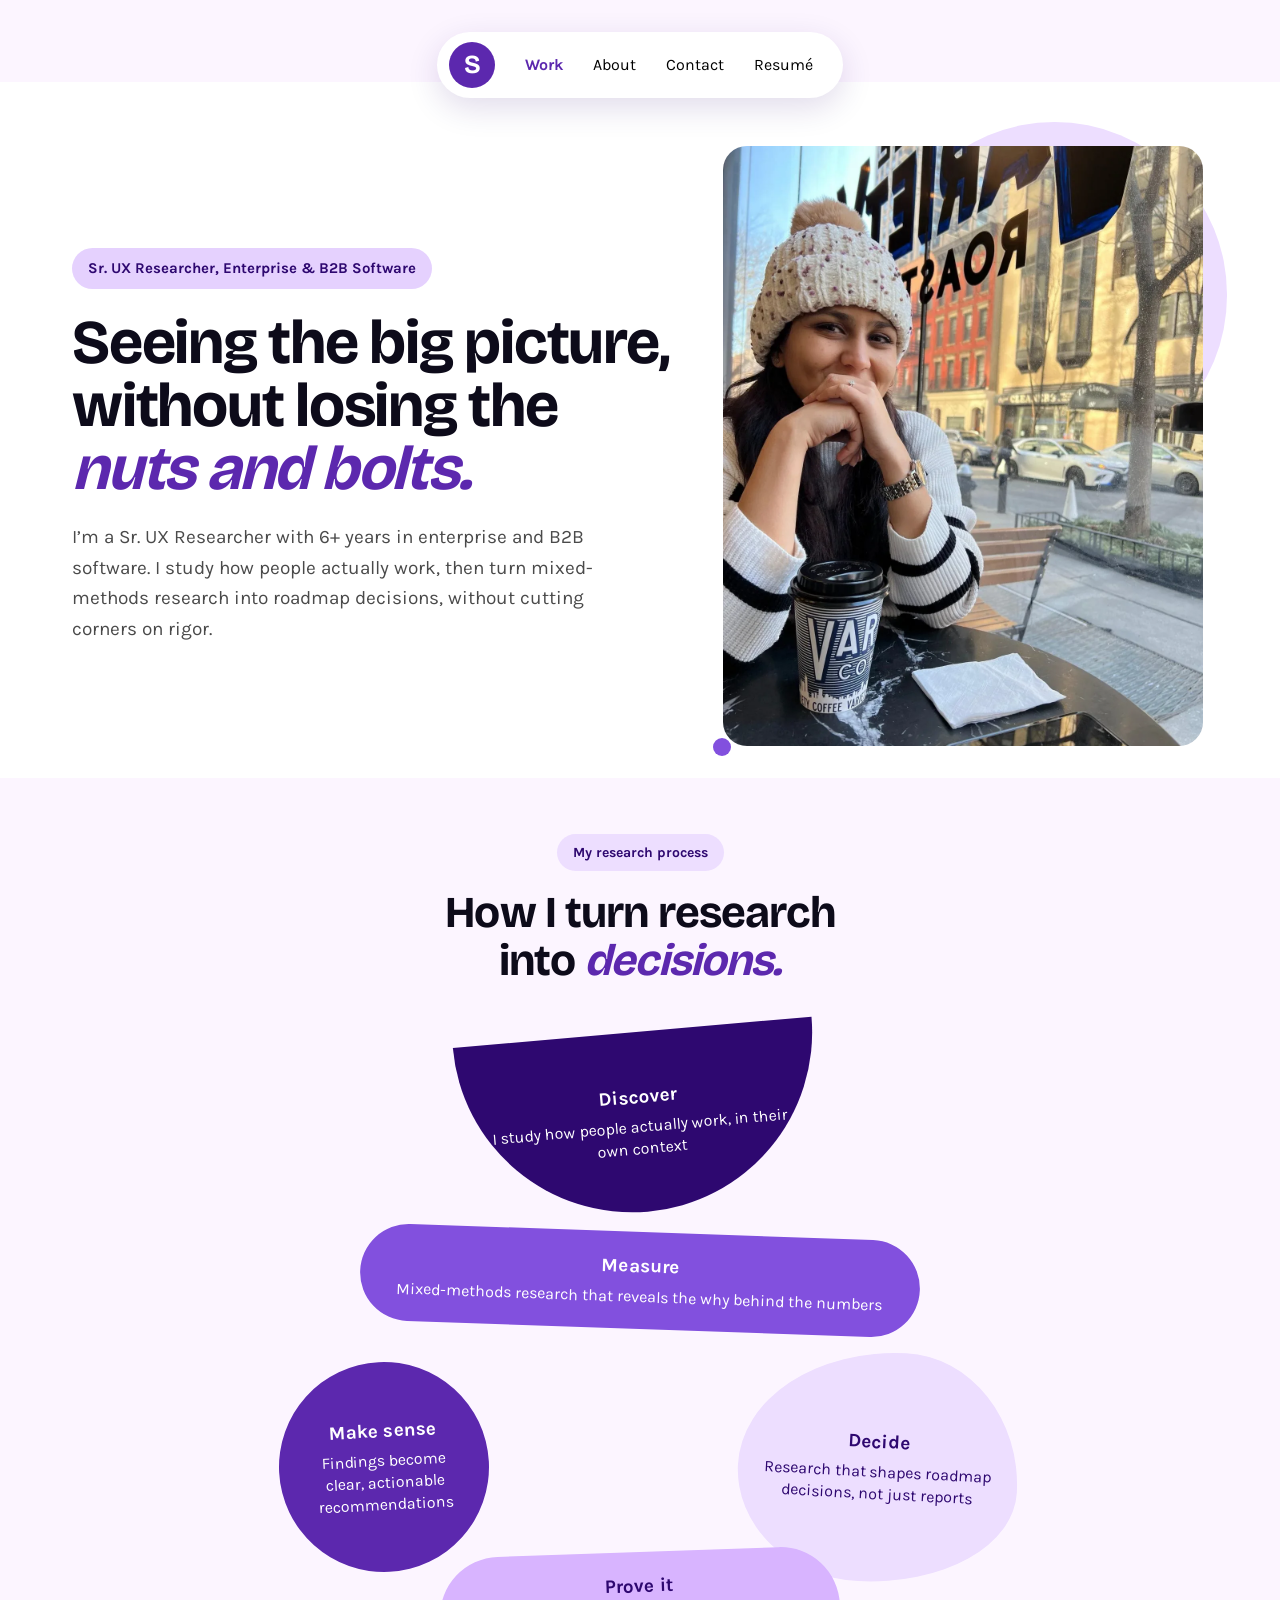
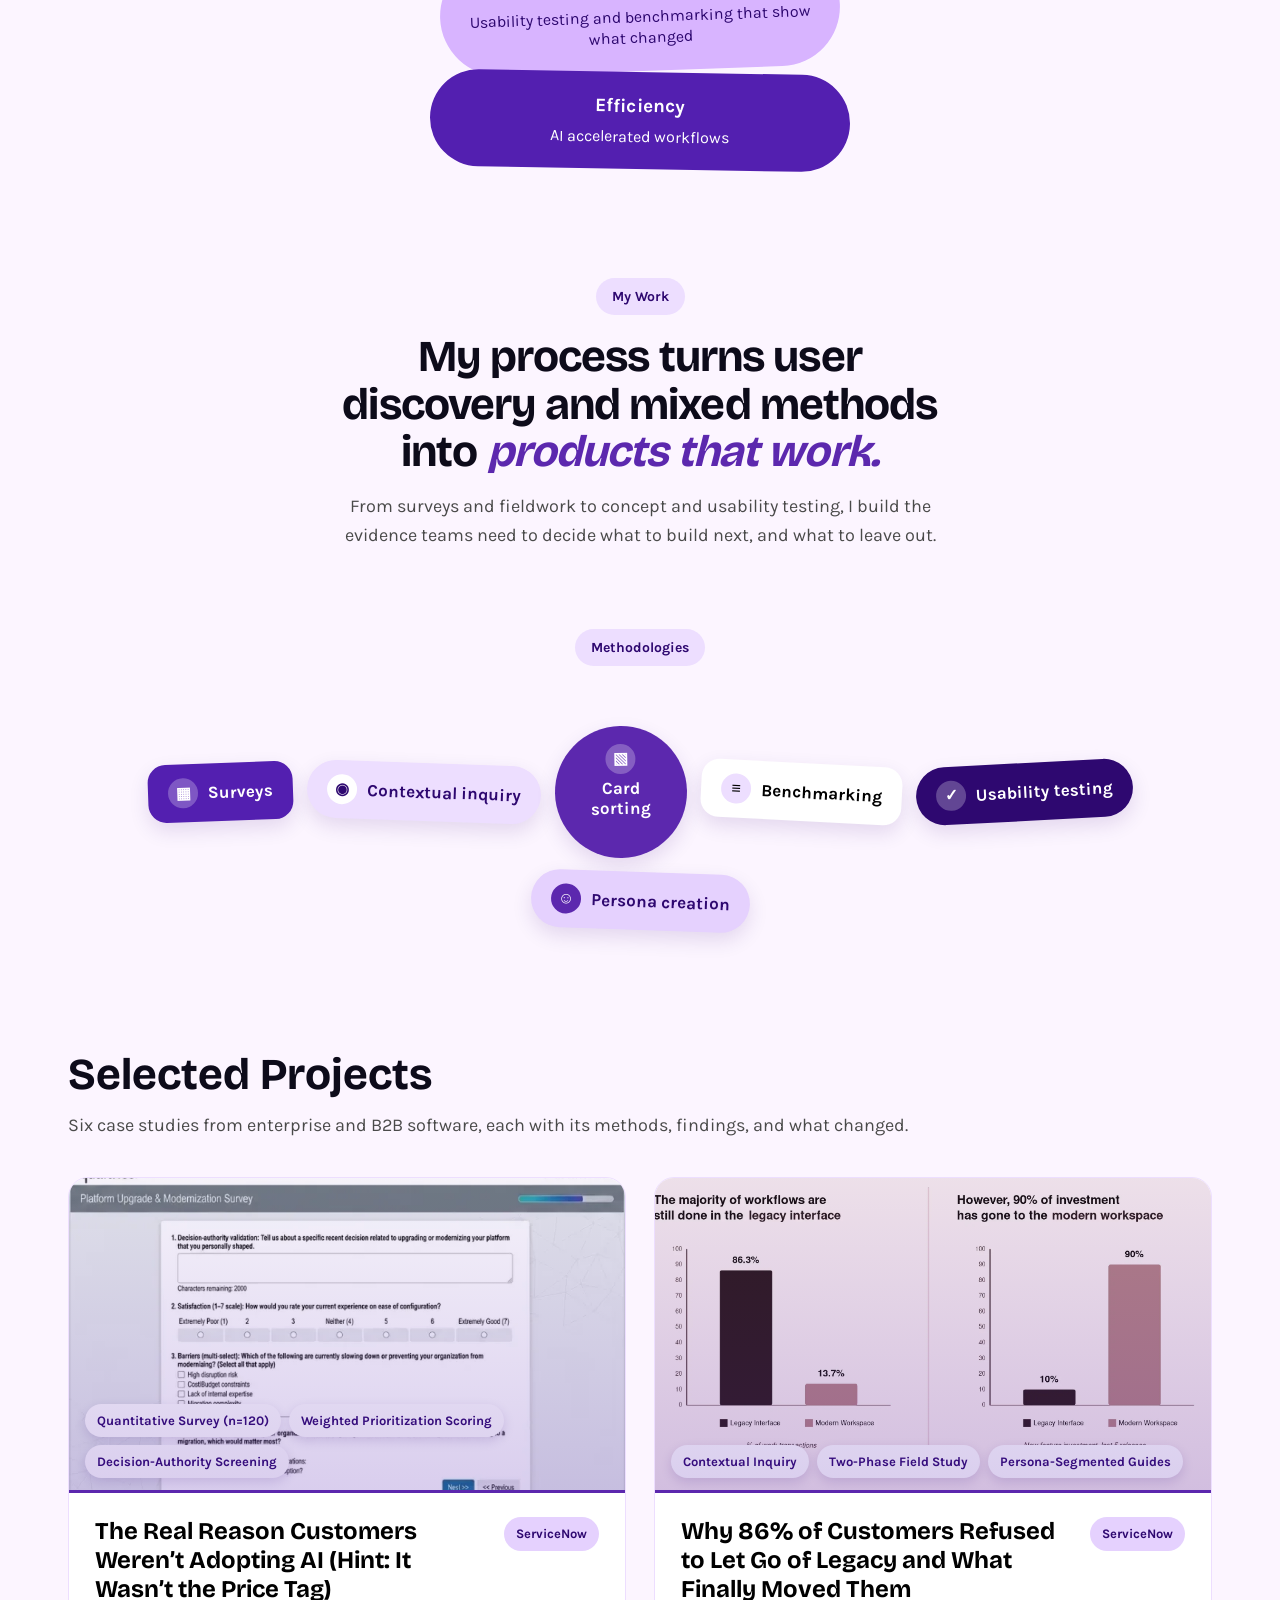
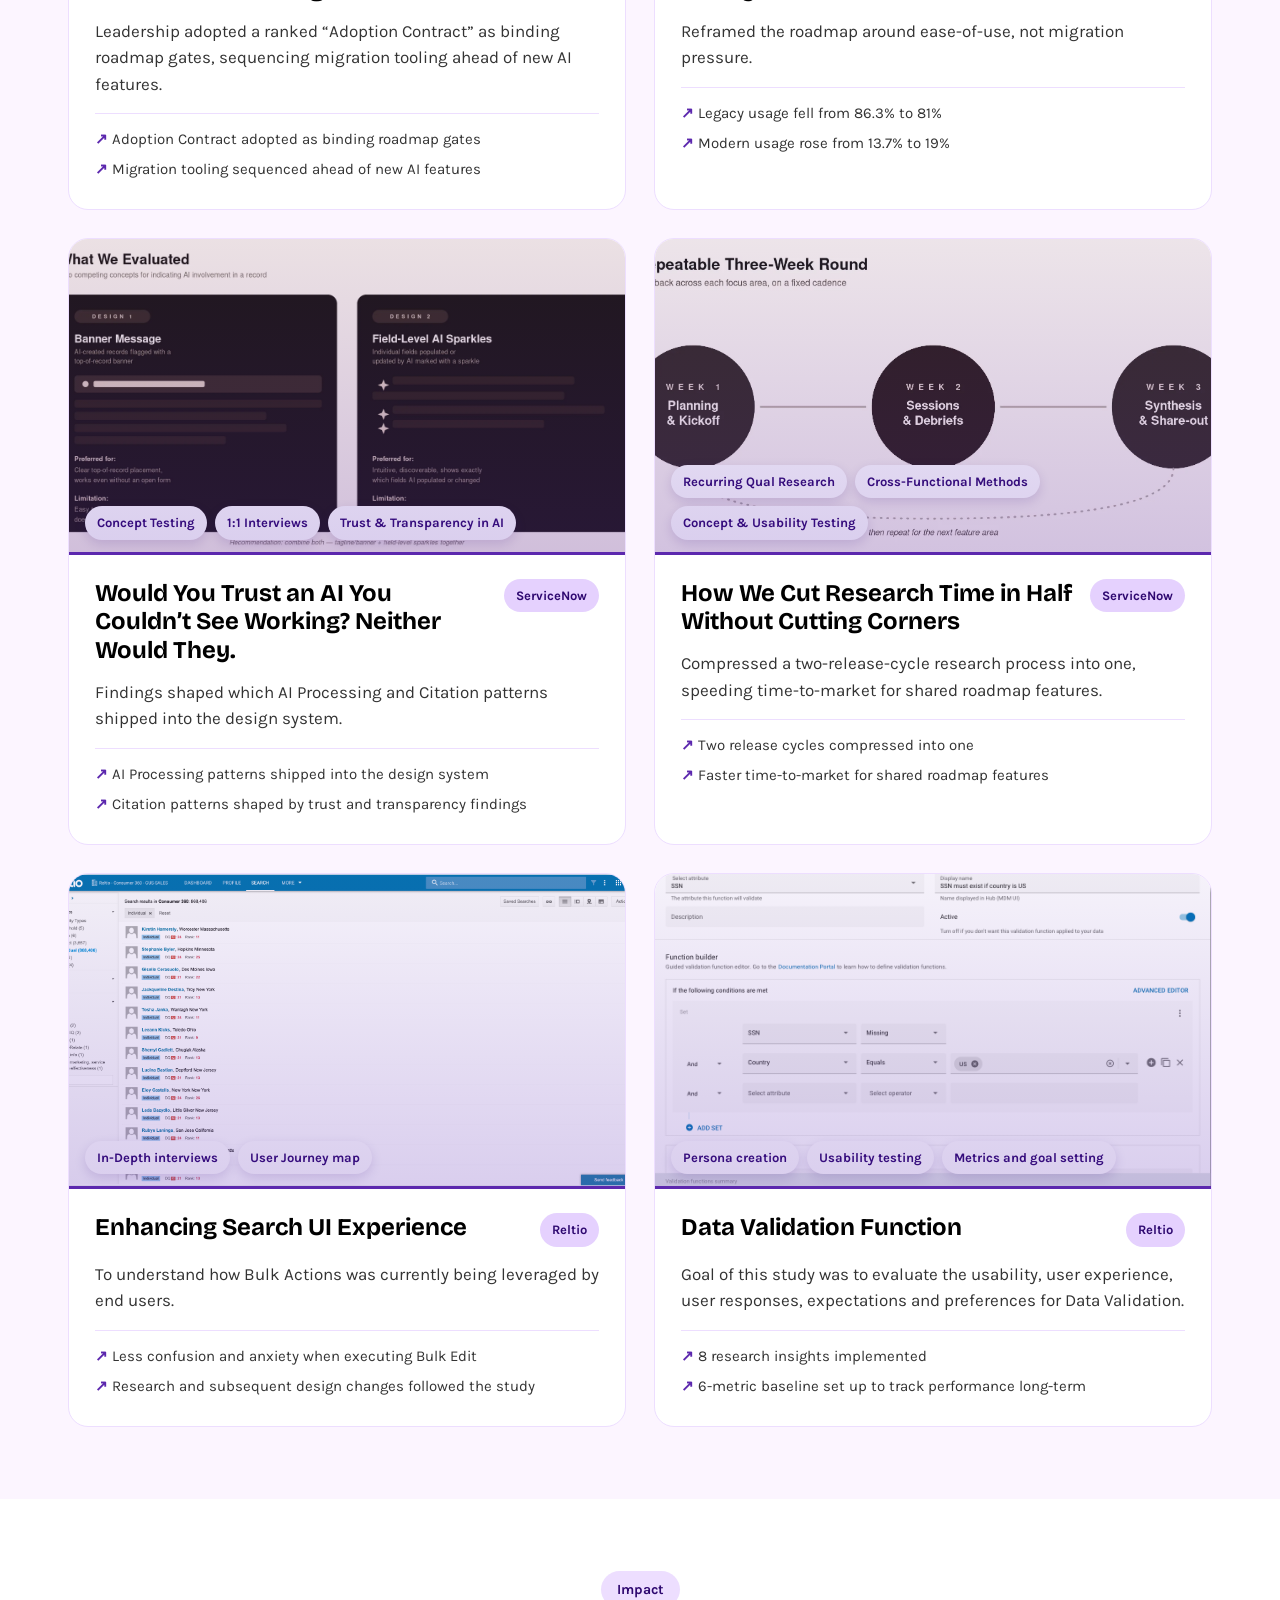
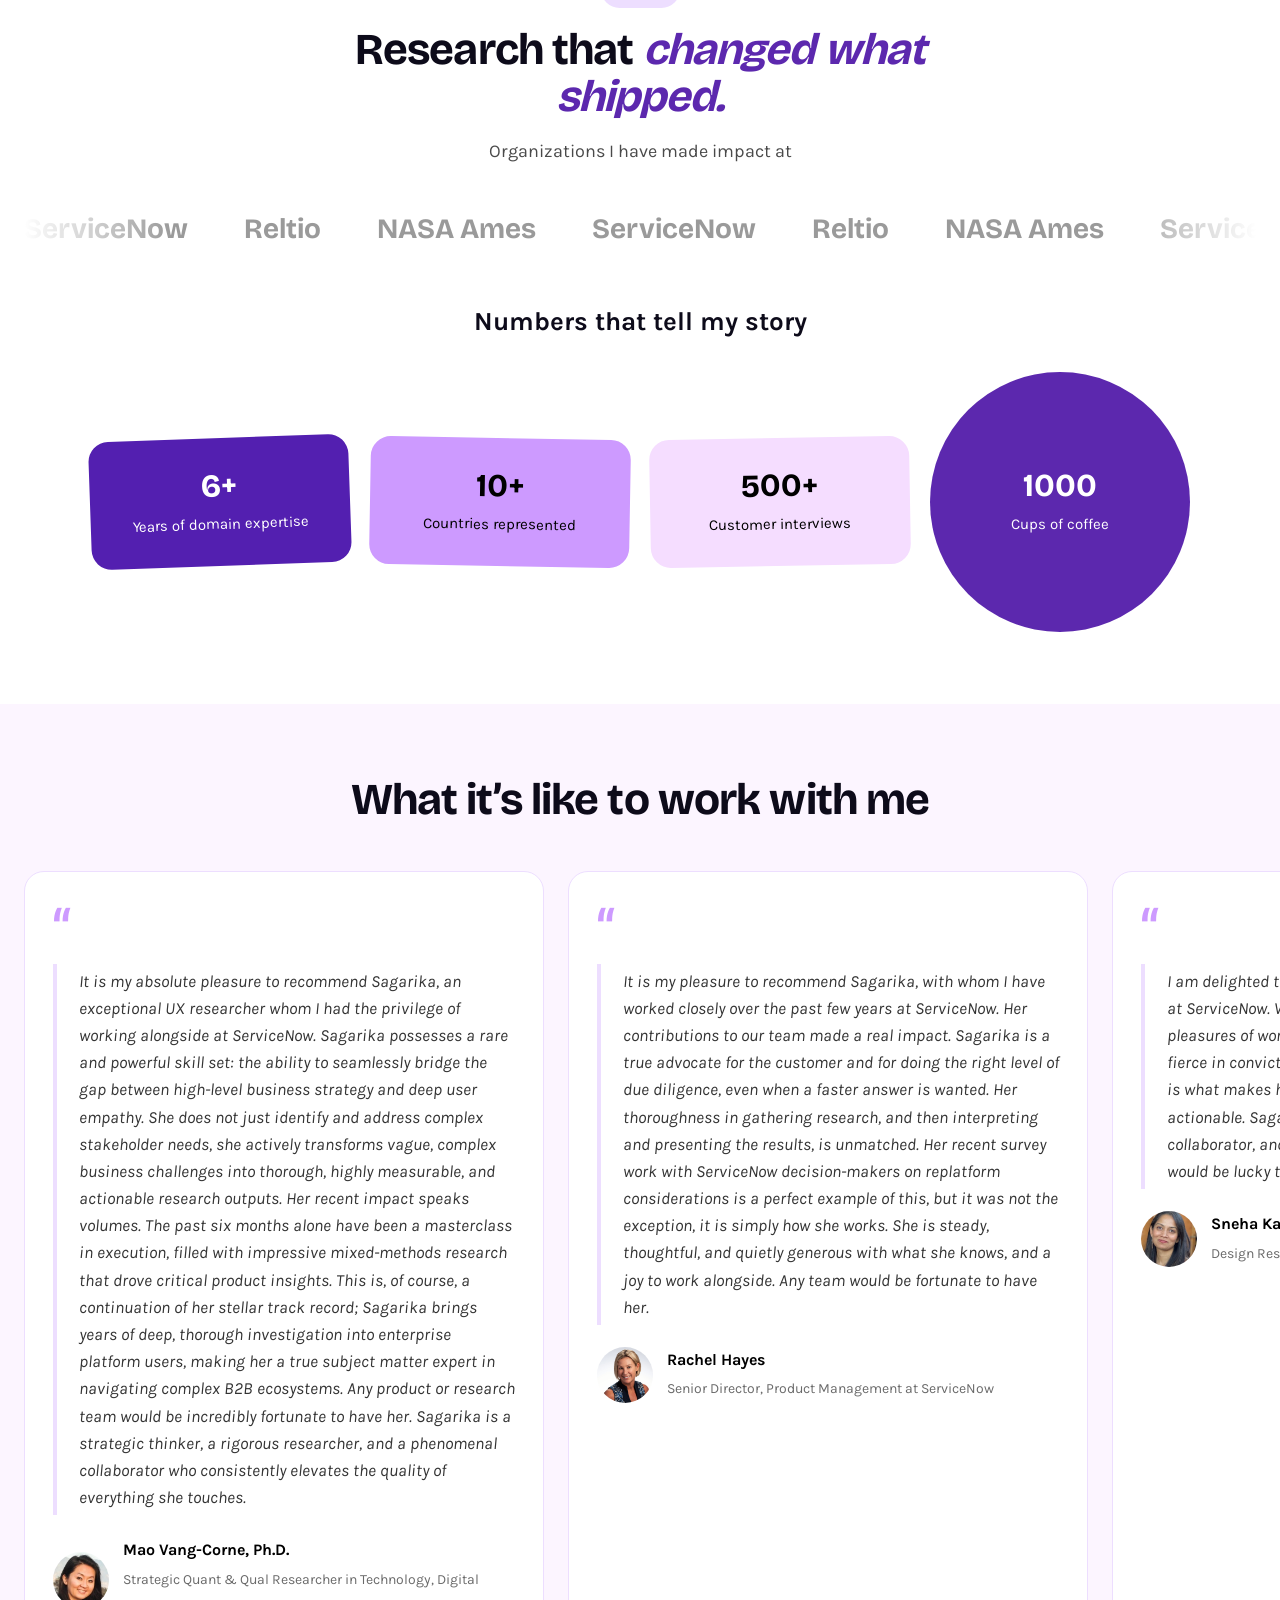
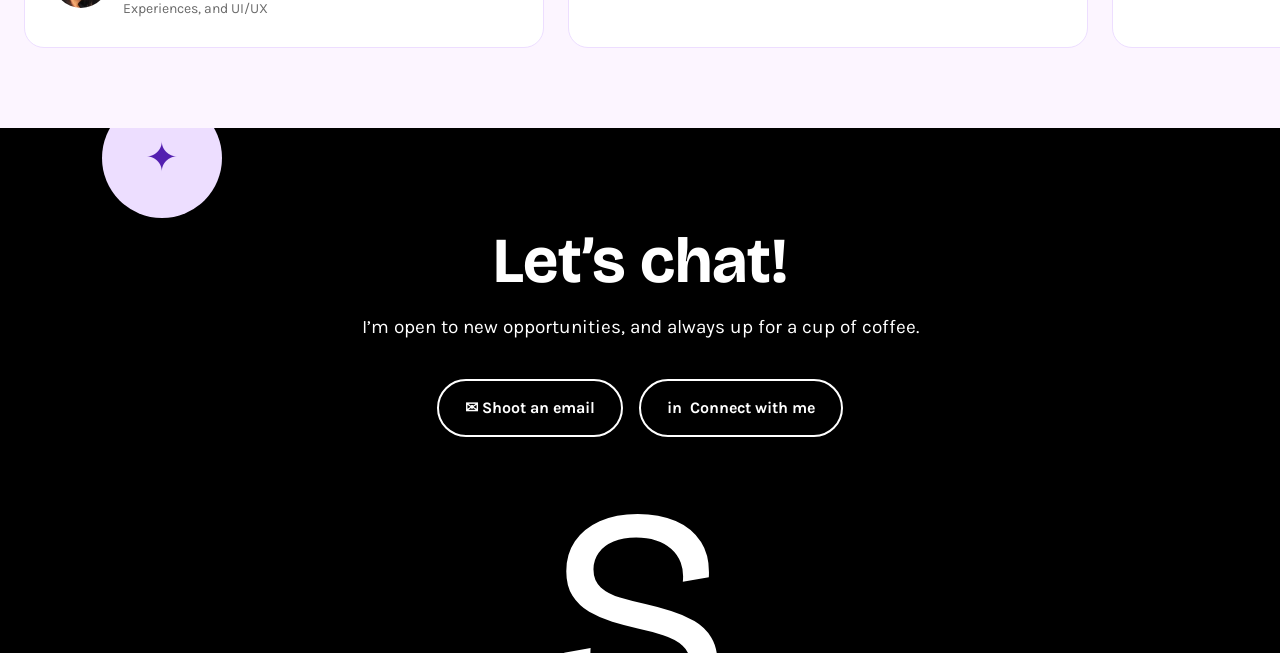
<file: index.html>
<!DOCTYPE html>
<html lang="en">
<head>
  <meta charset="UTF-8">
  <meta name="viewport" content="width=device-width, initial-scale=1.0">
  <title>Sagarika Kanchibail - UX Researcher</title>
  <meta name="description" content="I'm a UX researcher. I'm passionate about creating usable digital products. I have worked with incredibly talented people across different companies.">
  <meta name="robots" content="noindex">
  <link rel="preconnect" href="https://fonts.googleapis.com">
  <link rel="preconnect" href="https://fonts.gstatic.com" crossorigin>
  <link href="https://fonts.googleapis.com/css2?family=Bricolage+Grotesque:opsz,wght@12..96,300;12..96,400;12..96,700&family=Karla:ital,wght@0,300;0,400;0,700;1,400&display=swap" rel="stylesheet">
  <link rel="stylesheet" href="assets/css/style.css?v=2">
  <link rel="stylesheet" href="assets/css/framer.css?v=11">
</head>
<body class="framer s-home">

  <div class="s-nav-wrap">
    <nav class="s-nav" aria-label="Main navigation">
      <a class="s-logo" href="index.html" aria-label="Sagarika Kanchibail, home">S</a>
      <a class="s-link active" href="#work">Work</a>
      <a class="s-link" href="about.html">About</a>
      <a class="s-link" href="#contact">Contact</a>
      <a class="s-link" href="assets/files/Sagarika_Kanchibail_Resume.pdf" target="_blank" rel="noopener">Resumé</a>
    </nav>
  </div>

  <section class="s-hero">
    <div class="s-hero-inner">
      <div>
        <p class="s-badge">Sr. UX Researcher, Enterprise &amp; B2B Software</p>
        <h1>Seeing the big picture,<br>without losing the<br><em>nuts and bolts.</em></h1>
        <p class="s-sub">I&rsquo;m a Sr. UX Researcher with 6+ years in enterprise and B2B software. I study how people actually work, then turn mixed-methods research into roadmap decisions, without cutting corners on rigor.</p>
      </div>
      <div class="s-hero-photo">
        <img src="assets/images/hero-portrait.webp" alt="Portrait of Sagarika Kanchibail smiling outdoors, colorful historic harbor houses behind">
      </div>
    </div>
  </section>

  <section class="s-pillars" aria-label="My research process">
    <span class="s-label">My research process</span>
    <h2>How I turn research<br>into <em>decisions.</em></h2>
    <div class="s-process" aria-label="My research process, in six steps">
      <div class="s-proc r1"><b>Discover</b><span>I study how people actually work, in their own context</span></div>
      <div class="s-proc r2"><b>Measure</b><span>Mixed-methods research that reveals the why behind the numbers</span></div>
      <div class="s-proc r3"><b>Make sense</b><span>Findings become clear, actionable recommendations</span></div>
      <div class="s-proc r4"><b>Decide</b><span>Research that shapes roadmap decisions, not just reports</span></div>
      <div class="s-proc r5"><b>Prove it</b><span>Usability testing and benchmarking that show what changed</span></div>
      <div class="s-proc r6"><b>Efficiency</b><span>AI accelerated workflows</span></div>
    </div>
  </section>

  <section class="s-workintro" aria-label="My work">
    <span class="s-label">My Work</span>
    <h2>My process turns user discovery and mixed methods into <em>products that work.</em></h2>
    <p>From surveys and fieldwork to concept and usability testing, I build the evidence teams need to decide what to build next, and what to leave out.</p>
  </section>

  <section class="s-methods" aria-label="Methodologies">
    <span class="s-label">Methodologies</span>
    <div class="s-pillar-row">
      <div class="s-pill p1"><span class="s-ico">&#9638;</span>Surveys</div>
      <div class="s-pill p2"><span class="s-ico">&#9673;</span>Contextual inquiry</div>
      <div class="s-pill p3"><span class="s-ico">&#9639;</span>Card sorting</div>
      <div class="s-pill p4"><span class="s-ico">&#8801;</span>Benchmarking</div>
      <div class="s-pill p5"><span class="s-ico">&#10003;</span>Usability testing</div>
      <div class="s-pill p6"><span class="s-ico">&#9786;</span>Persona creation</div>
    </div>
  </section>

  <section class="s-projects" id="work" aria-label="Selected projects">
    <div class="wrap">
      <h2>Selected Projects</h2>
      <p class="f-sub">Six case studies from enterprise and B2B software, each with its methods, findings, and what changed.</p>
      <div class="s-grid">

        <article class="s-card">
          <a class="s-card-media" href="projects/migration-readiness.html"><img src="assets/images/p1-migration/p1-survey.webp" alt="Platform Upgrade and Modernization survey in Qualtrics">
            <span class="s-card-tags"><span>Quantitative Survey (n=120)</span><span>Weighted Prioritization Scoring</span><span>Decision-Authority Screening</span></span>
          </a>
          <div class="s-card-body">
            <div class="s-card-title"><h3><a href="projects/migration-readiness.html">The Real Reason Customers Weren&rsquo;t Adopting AI (Hint: It Wasn&rsquo;t the Price Tag)</a></h3><span class="s-org">ServiceNow</span></div>
            <p class="sub">Leadership adopted a ranked &ldquo;Adoption Contract&rdquo; as binding roadmap gates, sequencing migration tooling ahead of new AI features.</p>
            <div class="s-outcomes"><span><b>&#8599;</b> Adoption Contract adopted as binding roadmap gates</span><span><b>&#8599;</b> Migration tooling sequenced ahead of new AI features</span></div>
          </div>
        </article>

        <article class="s-card">
          <a class="s-card-media" href="projects/living-with-legacy.html"><img src="assets/images/p2-legacy/p2-charts.webp" alt="Charts showing 86.3% of workflows still done in the legacy interface">
            <span class="s-card-tags"><span>Contextual Inquiry</span><span>Two-Phase Field Study</span><span>Persona-Segmented Guides</span></span>
          </a>
          <div class="s-card-body">
            <div class="s-card-title"><h3><a href="projects/living-with-legacy.html">Why 86% of Customers Refused to Let Go of Legacy and What Finally Moved Them</a></h3><span class="s-org">ServiceNow</span></div>
            <p class="sub">Reframed the roadmap around ease-of-use, not migration pressure.</p>
            <div class="s-outcomes"><span><b>&#8599;</b> Legacy usage fell from 86.3% to 81%</span><span><b>&#8599;</b> Modern usage rose from 13.7% to 19%</span></div>
          </div>
        </article>

        <article class="s-card">
          <a class="s-card-media" href="projects/ai-processing-citations.html"><img src="assets/images/p3-ai/p3-concepts.webp" alt="Two AI concepts evaluated: banner message and field-level AI sparkles">
            <span class="s-card-tags"><span>Concept Testing</span><span>1:1 Interviews</span><span>Trust &amp; Transparency in AI</span></span>
          </a>
          <div class="s-card-body">
            <div class="s-card-title"><h3><a href="projects/ai-processing-citations.html">Would You Trust an AI You Couldn&rsquo;t See Working? Neither Would They.</a></h3><span class="s-org">ServiceNow</span></div>
            <p class="sub">Findings shaped which AI Processing and Citation patterns shipped into the design system.</p>
            <div class="s-outcomes"><span><b>&#8599;</b> AI Processing patterns shipped into the design system</span><span><b>&#8599;</b> Citation patterns shaped by trust and transparency findings</span></div>
          </div>
        </article>

        <article class="s-card">
          <a class="s-card-media" href="projects/rolling-research.html"><img src="assets/images/p4-rolling/p4-three-week.webp" alt="The repeatable three-week Rolling Research round: planning, sessions, synthesis">
            <span class="s-card-tags"><span>Recurring Qual Research</span><span>Cross-Functional Methods</span><span>Concept &amp; Usability Testing</span></span>
          </a>
          <div class="s-card-body">
            <div class="s-card-title"><h3><a href="projects/rolling-research.html">How We Cut Research Time in Half Without Cutting Corners</a></h3><span class="s-org">ServiceNow</span></div>
            <p class="sub">Compressed a two-release-cycle research process into one, speeding time-to-market for shared roadmap features.</p>
            <div class="s-outcomes"><span><b>&#8599;</b> Two release cycles compressed into one</span><span><b>&#8599;</b> Faster time-to-market for shared roadmap features</span></div>
          </div>
        </article>

        <article class="s-card">
          <a class="s-card-media" href="projects/enhancing-bulk-actions.html"><img src="assets/images/p5-bulk/p5-ui-1.png" alt="Reltio Search UI with faceted search results">
            <span class="s-card-tags"><span>In-Depth interviews</span><span>User Journey map</span></span>
          </a>
          <div class="s-card-body">
            <div class="s-card-title"><h3><a href="projects/enhancing-bulk-actions.html">Enhancing Search UI Experience</a></h3><span class="s-org">Reltio</span></div>
            <p class="sub">To understand how Bulk Actions was currently being leveraged by end users.</p>
            <div class="s-outcomes"><span><b>&#8599;</b> Less confusion and anxiety when executing Bulk Edit</span><span><b>&#8599;</b> Research and subsequent design changes followed the study</span></div>
          </div>
        </article>

        <article class="s-card">
          <a class="s-card-media" href="projects/data-validation-function.html"><img src="assets/images/p6-dv/p6-ui-1.png" alt="Data Validation function builder in Reltio">
            <span class="s-card-tags"><span>Persona creation</span><span>Usability testing</span><span>Metrics and goal setting</span></span>
          </a>
          <div class="s-card-body">
            <div class="s-card-title"><h3><a href="projects/data-validation-function.html">Data Validation Function</a></h3><span class="s-org">Reltio</span></div>
            <p class="sub">Goal of this study was to evaluate the usability, user experience, user responses, expectations and preferences for Data Validation.</p>
            <div class="s-outcomes"><span><b>&#8599;</b> 8 research insights implemented</span><span><b>&#8599;</b> 6-metric baseline set up to track performance long-term</span></div>
          </div>
        </article>

      </div>
    </div>
  </section>

  <section class="s-impact" aria-label="Impact">
    <span class="s-label">Impact</span>
    <h2>Research that <em>changed what shipped.</em></h2>
    <p class="f-sub">Organizations I have made impact at</p>
    <div class="s-logos" aria-label="Companies I have worked with">
      <div class="s-logos-track"><span>ServiceNow</span><span>Reltio</span><span>NASA Ames</span><span>ServiceNow</span><span>Reltio</span><span>NASA Ames</span><span>ServiceNow</span><span>Reltio</span><span>NASA Ames</span></div>
    </div>
    <p class="s-metrics-head">Numbers that tell my story</p>
    <div class="s-metrics">
      <div class="s-metric m1"><span class="num">6+</span><span class="lbl">Years of domain expertise</span></div>
      <div class="s-metric m2"><span class="num">10+</span><span class="lbl">Countries represented</span></div>
      <div class="s-metric m3"><span class="num">500+</span><span class="lbl">Customer interviews</span></div>
      <div class="s-metric m4"><span class="num">1000</span><span class="lbl">Cups of coffee</span></div>
    </div>
  </section>

  <section class="s-test" aria-label="Testimonials">
    <h2>What it&rsquo;s like to work with me</h2>
    <div class="s-t-track">
      <article class="s-t-card">
        <span class="q">&ldquo;</span>
        <blockquote>It is my absolute pleasure to recommend Sagarika, an exceptional UX researcher whom I had the privilege of working alongside at ServiceNow. Sagarika possesses a rare and powerful skill set: the ability to seamlessly bridge the gap between high-level business strategy and deep user empathy. She does not just identify and address complex stakeholder needs, she actively transforms vague, complex business challenges into thorough, highly measurable, and actionable research outputs. Her recent impact speaks volumes. The past six months alone have been a masterclass in execution, filled with impressive mixed-methods research that drove critical product insights. This is, of course, a continuation of her stellar track record; Sagarika brings years of deep, thorough investigation into enterprise platform users, making her a true subject matter expert in navigating complex B2B ecosystems. Any product or research team would be incredibly fortunate to have her. Sagarika is a strategic thinker, a rigorous researcher, and a phenomenal collaborator who consistently elevates the quality of everything she touches.</blockquote>
        <div class="s-t-who"><span class="s-t-face"><img src="assets/images/testimonials/mao.jpg" alt="Mao Vang-Corne"></span><div><b>Mao Vang-Corne, Ph.D.</b><span>Strategic Quant &amp; Qual Researcher in Technology, Digital Experiences, and UI/UX</span></div></div>
      </article>
      <article class="s-t-card">
        <span class="q">&ldquo;</span>
        <blockquote>It is my pleasure to recommend Sagarika, with whom I have worked closely over the past few years at ServiceNow. Her contributions to our team made a real impact. Sagarika is a true advocate for the customer and for doing the right level of due diligence, even when a faster answer is wanted. Her thoroughness in gathering research, and then interpreting and presenting the results, is unmatched. Her recent survey work with ServiceNow decision-makers on replatform considerations is a perfect example of this, but it was not the exception, it is simply how she works. She is steady, thoughtful, and quietly generous with what she knows, and a joy to work alongside. Any team would be fortunate to have her.</blockquote>
        <div class="s-t-who"><span class="s-t-face"><img src="assets/images/testimonials/rachel.jpg" alt="Rachel Hayes"></span><div><b>Rachel Hayes</b><span>Senior Director, Product Management at ServiceNow</span></div></div>
      </article>
      <article class="s-t-card">
        <span class="q">&ldquo;</span>
        <blockquote>I am delighted to recommend Sagarika, with whom I worked at ServiceNow. Working with her has been one of the genuine pleasures of working at ServiceNow. Gentle in presence and fierce in conviction, a rare and wonderful combination, that is what makes her research insights so sharp and so actionable. Sagarika is a straight-talking, clear-sighted collaborator, and always approachable as a person. Any team would be lucky to work with her.</blockquote>
        <div class="s-t-who"><span class="s-t-face"><img src="assets/images/testimonials/sneha.jpg" alt="Sneha Kanneganti"></span><div><b>Sneha Kanneganti</b><span>Design Researcher @ ServiceNow</span></div></div>
      </article>
      <article class="s-t-card">
        <span class="q">&ldquo;</span>
        <blockquote>It is my pleasure to recommend Sagarika. She was among the first people who helped me make sense of ServiceNow when I joined, and she has been an invaluable partner in all the customisation work we did together. As a team, we built so much on her work, and she continued to create foundational knowledge for all of us through her mixed-methods research and pioneering work in customer visits and contextual enquiries. Any research or product team would be fortunate to have her as a partner.</blockquote>
        <div class="s-t-who"><span class="s-t-face"><img src="assets/images/testimonials/akash.jpg" alt="Akash Chandan"></span><div><b>Akash Chandan</b><span>AI UX Research &amp; Strategy @ ServiceNow | Ex Microsoft</span></div></div>
      </article>
      <article class="s-t-card">
        <span class="q">&ldquo;</span>
        <blockquote>Sagarika was the UX Researcher for the Search UI project. She is curious by nature and she set up meetings with me to ask questions while she was trying to understand the product. She was a great team player and is not afraid of speaking her mind when it&rsquo;s in the interest of users.</blockquote>
        <div class="s-t-who"><span class="s-t-face"><img src="assets/images/testimonials/prasad.jpg" alt="Prasad Satam"></span><div><b>Prasad Satam</b><span>Principal Product Manager @ Harness</span></div></div>
      </article>
      <article class="s-t-card">
        <span class="q">&ldquo;</span>
        <blockquote>Sagarika interned with my UX team in Summer and Fall 2020. I can&rsquo;t praise her enough: she took on challenges with enthusiasm and reached out to make connections across the company even with challenge of starting the job remotely during lockdown. She&rsquo;s extremely bright, understands the product/feature in discussion well, has a great ability to articulate her thoughts and is not afraid to voice her opinions. I was delighted to have her on my team.</blockquote>
        <div class="s-t-who"><span class="s-t-face"><img src="assets/images/testimonials/carina.jpg" alt="Carina Alabanza"></span><div><b>Carina Alabanza</b><span>Director, UX @ Reltio</span></div></div>
      </article>
      <article class="s-t-card" aria-hidden="true">
        <span class="q">&ldquo;</span>
        <blockquote>It is my absolute pleasure to recommend Sagarika, an exceptional UX researcher whom I had the privilege of working alongside at ServiceNow. Sagarika possesses a rare and powerful skill set: the ability to seamlessly bridge the gap between high-level business strategy and deep user empathy. She does not just identify and address complex stakeholder needs, she actively transforms vague, complex business challenges into thorough, highly measurable, and actionable research outputs. Her recent impact speaks volumes. The past six months alone have been a masterclass in execution, filled with impressive mixed-methods research that drove critical product insights. This is, of course, a continuation of her stellar track record; Sagarika brings years of deep, thorough investigation into enterprise platform users, making her a true subject matter expert in navigating complex B2B ecosystems. Any product or research team would be incredibly fortunate to have her. Sagarika is a strategic thinker, a rigorous researcher, and a phenomenal collaborator who consistently elevates the quality of everything she touches.</blockquote>
        <div class="s-t-who"><span class="s-t-face"><img src="assets/images/testimonials/mao.jpg" alt="Mao Vang-Corne"></span><div><b>Mao Vang-Corne, Ph.D.</b><span>Strategic Quant &amp; Qual Researcher in Technology, Digital Experiences, and UI/UX</span></div></div>
      </article>
      <article class="s-t-card" aria-hidden="true">
        <span class="q">&ldquo;</span>
        <blockquote>It is my pleasure to recommend Sagarika, with whom I have worked closely over the past few years at ServiceNow. Her contributions to our team made a real impact. Sagarika is a true advocate for the customer and for doing the right level of due diligence, even when a faster answer is wanted. Her thoroughness in gathering research, and then interpreting and presenting the results, is unmatched. Her recent survey work with ServiceNow decision-makers on replatform considerations is a perfect example of this, but it was not the exception, it is simply how she works. She is steady, thoughtful, and quietly generous with what she knows, and a joy to work alongside. Any team would be fortunate to have her.</blockquote>
        <div class="s-t-who"><span class="s-t-face"><img src="assets/images/testimonials/rachel.jpg" alt="Rachel Hayes"></span><div><b>Rachel Hayes</b><span>Senior Director, Product Management at ServiceNow</span></div></div>
      </article>
      <article class="s-t-card" aria-hidden="true">
        <span class="q">&ldquo;</span>
        <blockquote>I am delighted to recommend Sagarika, with whom I worked at ServiceNow. Working with her has been one of the genuine pleasures of working at ServiceNow. Gentle in presence and fierce in conviction, a rare and wonderful combination, that is what makes her research insights so sharp and so actionable. Sagarika is a straight-talking, clear-sighted collaborator, and always approachable as a person. Any team would be lucky to work with her.</blockquote>
        <div class="s-t-who"><span class="s-t-face"><img src="assets/images/testimonials/sneha.jpg" alt="Sneha Kanneganti"></span><div><b>Sneha Kanneganti</b><span>Design Researcher @ ServiceNow</span></div></div>
      </article>
      <article class="s-t-card" aria-hidden="true">
        <span class="q">&ldquo;</span>
        <blockquote>It is my pleasure to recommend Sagarika. She was among the first people who helped me make sense of ServiceNow when I joined, and she has been an invaluable partner in all the customisation work we did together. As a team, we built so much on her work, and she continued to create foundational knowledge for all of us through her mixed-methods research and pioneering work in customer visits and contextual enquiries. Any research or product team would be fortunate to have her as a partner.</blockquote>
        <div class="s-t-who"><span class="s-t-face"><img src="assets/images/testimonials/akash.jpg" alt="Akash Chandan"></span><div><b>Akash Chandan</b><span>AI UX Research &amp; Strategy @ ServiceNow | Ex Microsoft</span></div></div>
      </article>
      <article class="s-t-card" aria-hidden="true">
        <span class="q">&ldquo;</span>
        <blockquote>Sagarika was the UX Researcher for the Search UI project. She is curious by nature and she set up meetings with me to ask questions while she was trying to understand the product. She was a great team player and is not afraid of speaking her mind when it&rsquo;s in the interest of users.</blockquote>
        <div class="s-t-who"><span class="s-t-face"><img src="assets/images/testimonials/prasad.jpg" alt="Prasad Satam"></span><div><b>Prasad Satam</b><span>Principal Product Manager @ Harness</span></div></div>
      </article>
      <article class="s-t-card" aria-hidden="true">
        <span class="q">&ldquo;</span>
        <blockquote>Sagarika interned with my UX team in Summer and Fall 2020. I can&rsquo;t praise her enough: she took on challenges with enthusiasm and reached out to make connections across the company even with challenge of starting the job remotely during lockdown. She&rsquo;s extremely bright, understands the product/feature in discussion well, has a great ability to articulate her thoughts and is not afraid to voice her opinions. I was delighted to have her on my team.</blockquote>
        <div class="s-t-who"><span class="s-t-face"><img src="assets/images/testimonials/carina.jpg" alt="Carina Alabanza"></span><div><b>Carina Alabanza</b><span>Director, UX @ Reltio</span></div></div>
      </article>
    </div>
  </section>

  <footer class="s-footer" id="contact">
    <div class="s-spark" aria-hidden="true">&#10022;</div>
    <h2>Let&rsquo;s chat!</h2>
    <p>I&rsquo;m open to new opportunities, and always up for a cup of coffee.</p>
    <div class="s-contact-btns">
      <a href="mailto:sagkanb3@gmail.com">&#9993; Shoot an email</a>
      <a href="https://www.linkedin.com/in/sagarikakanchibail/" target="_blank" rel="noopener">in&nbsp; Connect with me</a>
    </div>
    <div class="s-big-s" aria-hidden="true">S</div>
  </footer>

  <script src="assets/js/main.js?v=2"></script>
</body>
</html>
</file>
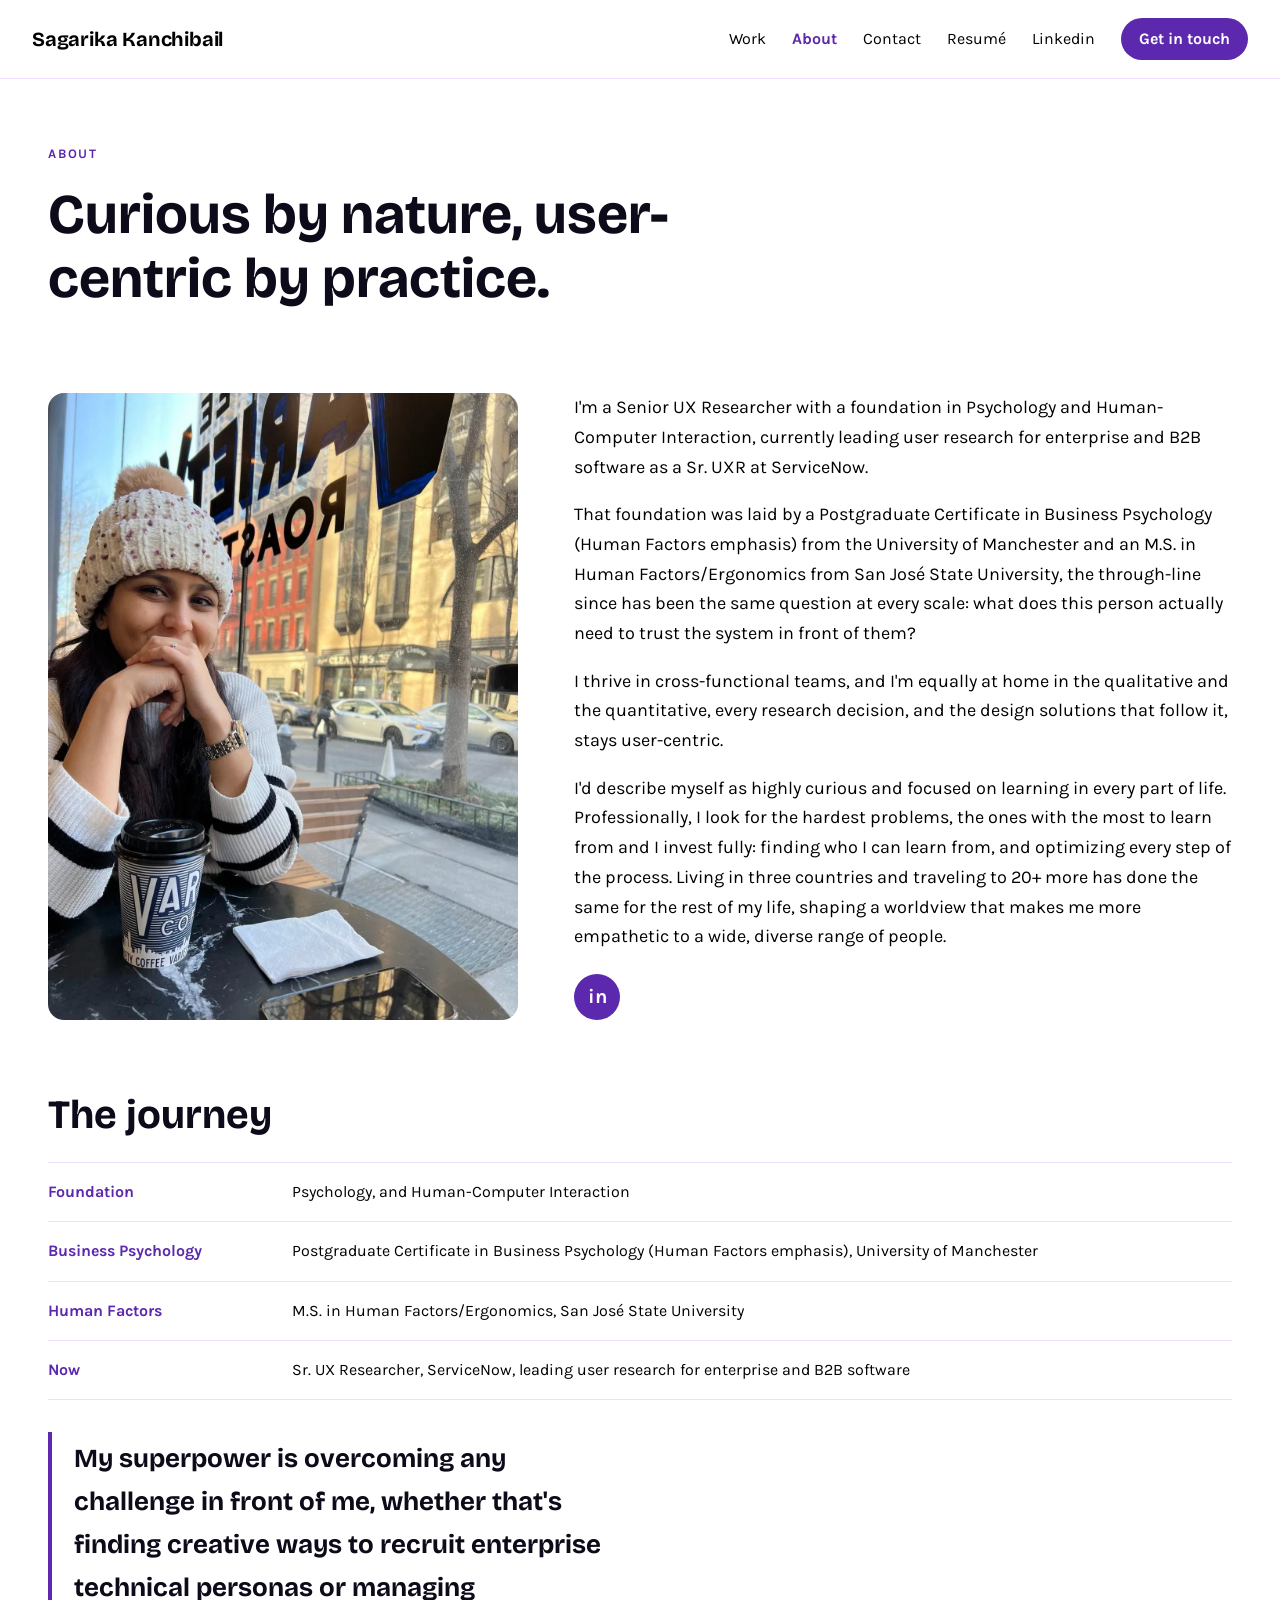
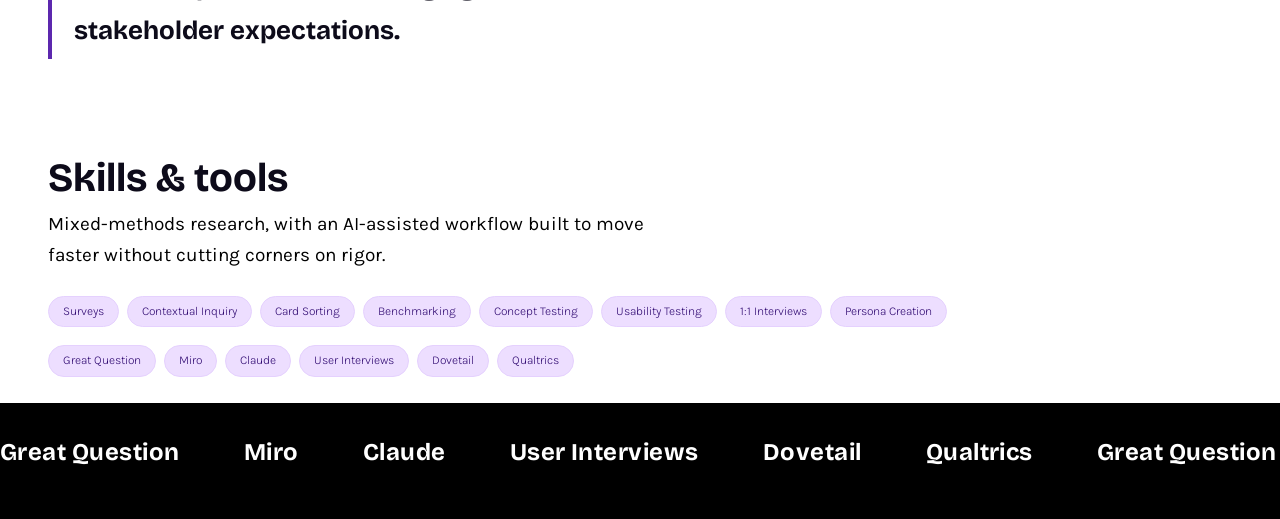
<file: about.html>
<!DOCTYPE html>
<html lang="en">
<head>
  <meta charset="UTF-8">
  <meta name="viewport" content="width=device-width, initial-scale=1.0">
  <title>About | Sagarika Kanchibail, UX Researcher</title>
  <meta name="description" content="I'm a UX researcher. I'm passionate about creating usable digital products. I have worked with incredibly talented people across different companies.">
  <meta name="robots" content="noindex">
  <link rel="preconnect" href="https://fonts.googleapis.com">
  <link rel="preconnect" href="https://fonts.gstatic.com" crossorigin>
  <link href="https://fonts.googleapis.com/css2?family=Bricolage+Grotesque:opsz,wght@12..96,300;12..96,400;12..96,700&family=Karla:ital,wght@0,300;0,400;0,700;1,400&display=swap" rel="stylesheet">
  <link rel="stylesheet" href="assets/css/style.css">
  <link rel="stylesheet" href="assets/css/framer.css">
</head>
<body class="framer">

  <header class="f-nav">
    <a class="f-brand" href="index.html">Sagarika Kanchibail</a>
    <nav class="f-links" aria-label="Main navigation">
      <a href="index.html">Work</a>
      <a href="about.html" class="active">About</a>
      <a href="contact.html">Contact</a>
      <a href="assets/files/Sagarika_Kanchibail_Resume.pdf" target="_blank" rel="noopener">Resumé</a>
      <a href="https://www.linkedin.com/in/sagarikakanchibail/" target="_blank" rel="noopener">Linkedin</a>
      <a class="f-cta" href="contact.html">Get in touch</a>
    </nav>
  </header>

  <main class="wrap">
    <div class="f-about-hero">
      <p class="eyebrow">About</p>
      <h1>Curious by nature, user-centric by practice.</h1>
    </div>

    <div class="f-about-grid">
      <div>
        <img src="assets/images/hero-portrait.webp" alt="Portrait of Sagarika Kanchibail smiling outdoors, colorful historic harbor houses behind">
      </div>
      <div>
        <p>I'm a Senior UX Researcher with a foundation in Psychology and Human-Computer Interaction, currently leading user research for enterprise and B2B software as a Sr. UXR at ServiceNow.</p>
        <p>That foundation was laid by a Postgraduate Certificate in Business Psychology (Human Factors emphasis) from the University of Manchester and an M.S. in Human Factors/Ergonomics from San José State University, the through-line since has been the same question at every scale: what does this person actually need to trust the system in front of them?</p>
        <p>I thrive in cross-functional teams, and I'm equally at home in the qualitative and the quantitative, every research decision, and the design solutions that follow it, stays user-centric.</p>
        <p>I'd describe myself as highly curious and focused on learning in every part of life. Professionally, I look for the hardest problems, the ones with the most to learn from and I invest fully: finding who I can learn from, and optimizing every step of the process. Living in three countries and traveling to 20+ more has done the same for the rest of my life, shaping a worldview that makes me more empathetic to a wide, diverse range of people.</p>
        <div class="social-row">
          <a href="https://www.linkedin.com/in/sagarikakanchibail/" target="_blank" rel="noopener" aria-label="LinkedIn">in</a>
        </div>
      </div>
    </div>

    <section class="f-section" aria-label="Journey">
      <h2>The journey</h2>
      <dl class="f-journey">
        <div class="f-journey-row"><dt>Foundation</dt><dd>Psychology, and Human-Computer Interaction</dd></div>
        <div class="f-journey-row"><dt>Business Psychology</dt><dd>Postgraduate Certificate in Business Psychology (Human Factors emphasis), University of Manchester</dd></div>
        <div class="f-journey-row"><dt>Human Factors</dt><dd>M.S. in Human Factors/Ergonomics, San José State University</dd></div>
        <div class="f-journey-row"><dt>Now</dt><dd>Sr. UX Researcher, ServiceNow, leading user research for enterprise and B2B software</dd></div>
      </dl>
      <p class="f-quote">My superpower is overcoming any challenge in front of me, whether that's finding creative ways to recruit enterprise technical personas or managing stakeholder expectations.</p>
    </section>

    <section class="f-section" aria-label="Skills">
      <h2>Skills &amp; tools</h2>
      <p class="f-sub">Mixed-methods research, with an AI-assisted workflow built to move faster without cutting corners on rigor.</p>
      <div class="tags" style="margin-top: 24px;">
        <span class="tag">Surveys</span>
        <span class="tag">Contextual Inquiry</span>
        <span class="tag">Card Sorting</span>
        <span class="tag">Benchmarking</span>
        <span class="tag">Concept Testing</span>
        <span class="tag">Usability Testing</span>
        <span class="tag">1:1 Interviews</span>
        <span class="tag">Persona Creation</span>
      </div>
      <div class="tags">
        <span class="tag">Great Question</span>
        <span class="tag">Miro</span>
        <span class="tag">Claude</span>
        <span class="tag">User Interviews</span>
        <span class="tag">Dovetail</span>
        <span class="tag">Qualtrics</span>
      </div>
    </section>
  </main>

  <footer class="marquee" aria-label="Research tools">
    <div class="marquee-track">
      <span>Great Question</span><span>Miro</span><span>Claude</span><span>User Interviews</span><span>Dovetail</span><span>Qualtrics</span>
      <span>Great Question</span><span>Miro</span><span>Claude</span><span>User Interviews</span><span>Dovetail</span><span>Qualtrics</span>
    </div>
  </footer>

  <script src="assets/js/main.js"></script>
</body>
</html>
</file>
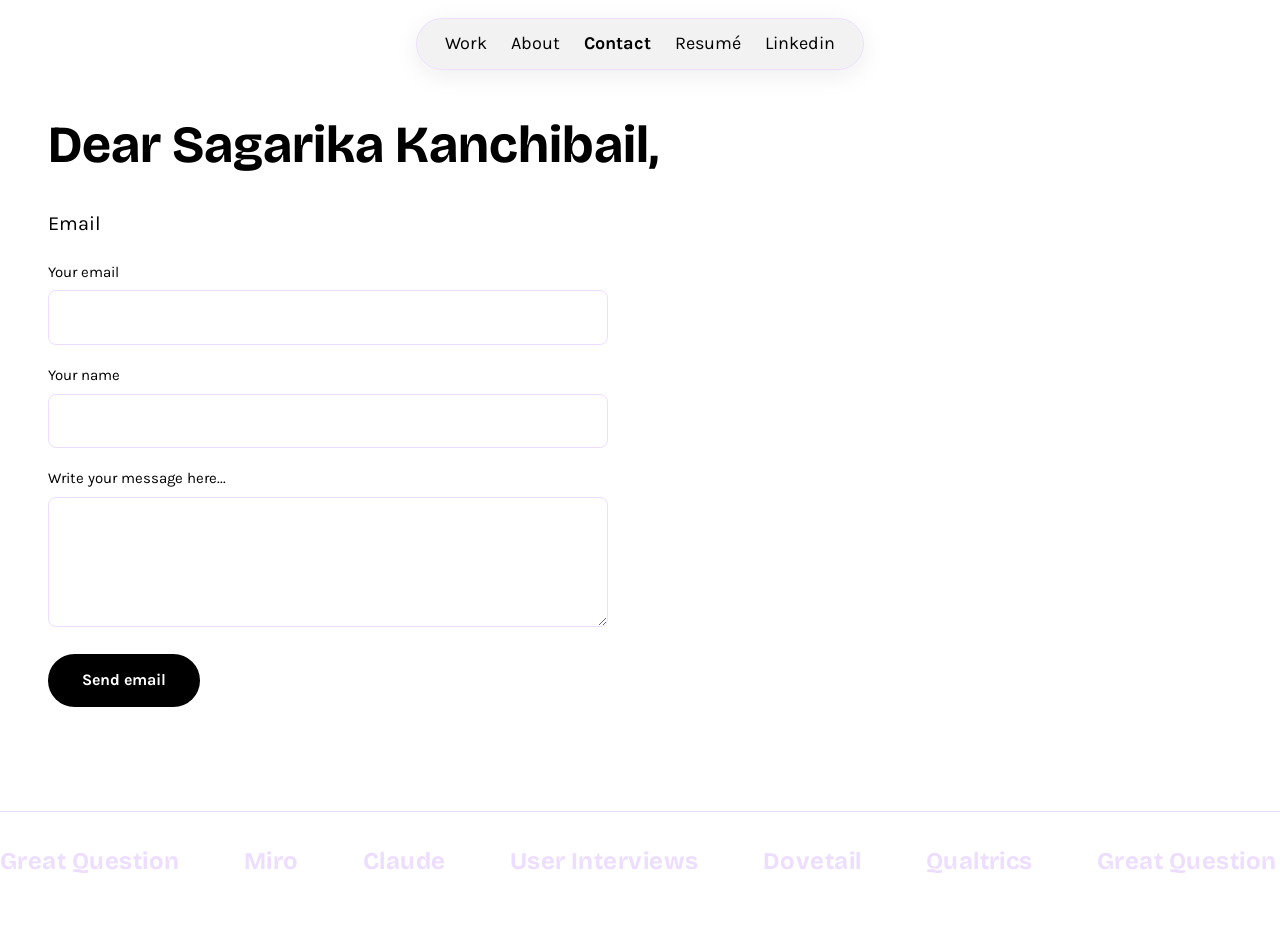
<file: contact.html>
<!DOCTYPE html>
<html lang="en">
<head>
  <meta charset="UTF-8">
  <meta name="viewport" content="width=device-width, initial-scale=1.0">
  <title>Contact | Sagarika Kanchibail, UX Researcher</title>
  <meta name="description" content="I'm a UX researcher. I'm passionate about creating usable digital products. I have worked with incredibly talented people across different companies.">
  <meta name="robots" content="noindex">
  <link rel="preconnect" href="https://fonts.googleapis.com">
  <link rel="preconnect" href="https://fonts.gstatic.com" crossorigin>
  <link href="https://fonts.googleapis.com/css2?family=Bricolage+Grotesque:opsz,wght@12..96,300;12..96,400;12..96,700&family=Karla:ital,wght@0,300;0,400;0,700;1,400&display=swap" rel="stylesheet">
  <link rel="stylesheet" href="assets/css/style.css">
</head>
<body>

  <div class="nav-shell">
    <nav class="pillnav" aria-label="Main navigation">
      <a href="index.html">Work</a>
      <a href="about.html">About</a>
      <a href="contact.html" class="active">Contact</a>
      <a href="assets/files/Sagarika_Kanchibail_Resume.pdf" target="_blank" rel="noopener">Resumé</a>
      <a href="https://www.linkedin.com/in/sagarikakanchibail/" target="_blank" rel="noopener">Linkedin</a>
    </nav>
  </div>

  <main class="wrap">
    <div class="contact-page">
      <h1>Dear Sagarika Kanchibail,</h1>
      <p class="lede-para">Email</p>
      <form class="contact-form" data-contact-form style="margin:0;">
        <div class="field">
          <label for="cf-email">Your email</label>
          <input id="cf-email" type="email" name="email" required>
        </div>
        <div class="field">
          <label for="cf-name">Your name</label>
          <input id="cf-name" type="text" name="name" required>
        </div>
        <div class="field">
          <label for="cf-msg">Write your message here...</label>
          <textarea id="cf-msg" name="message" required></textarea>
        </div>
        <button class="btn" type="submit">Send email</button>
        <p class="form-note"></p>
      </form>
      <p class="form-ok">Thanks! Your message is on its way. I'll get back to you soon!</p>
    </div>
  </main>

  <footer class="marquee" aria-label="Research tools">
    <div class="marquee-track">
      <span>Great Question</span><span>Miro</span><span>Claude</span><span>User Interviews</span><span>Dovetail</span><span>Qualtrics</span>
      <span>Great Question</span><span>Miro</span><span>Claude</span><span>User Interviews</span><span>Dovetail</span><span>Qualtrics</span>
    </div>
  </footer>

  <script src="assets/js/main.js"></script>
</body>
</html>
</file>
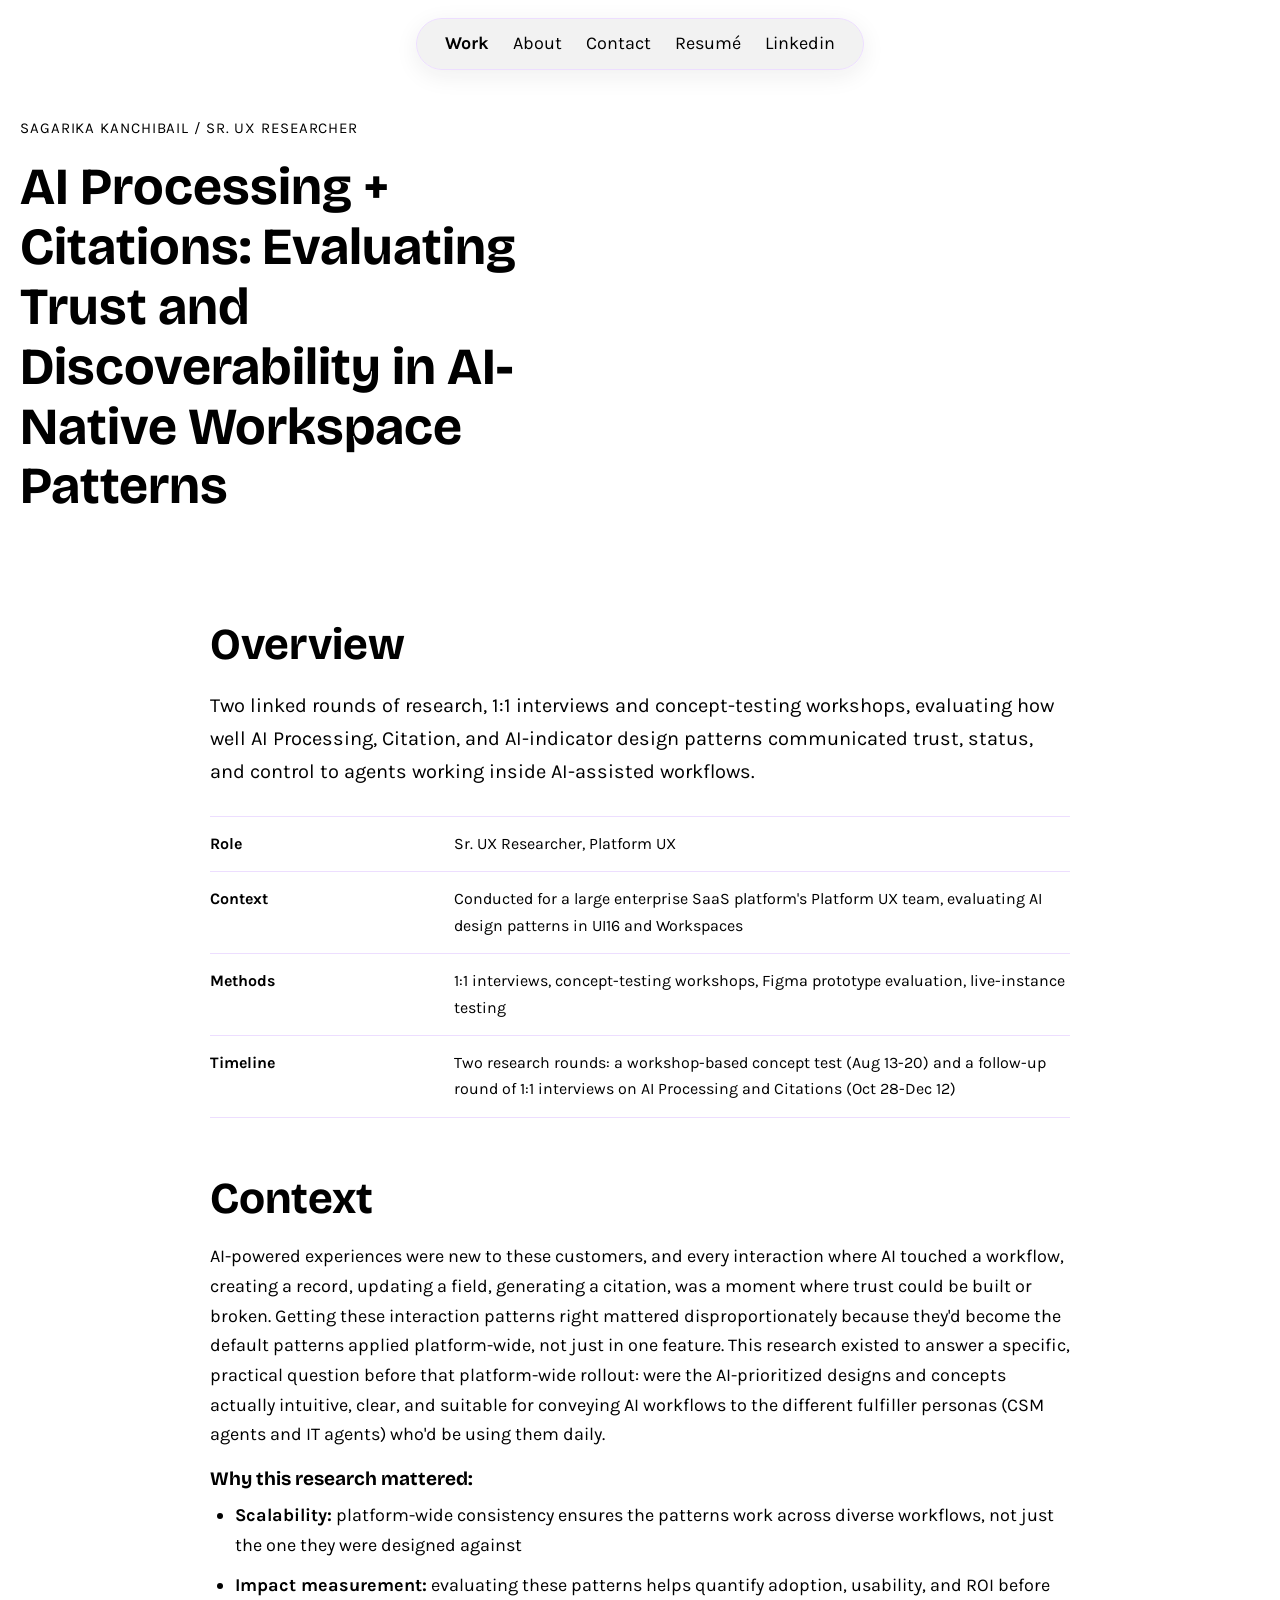
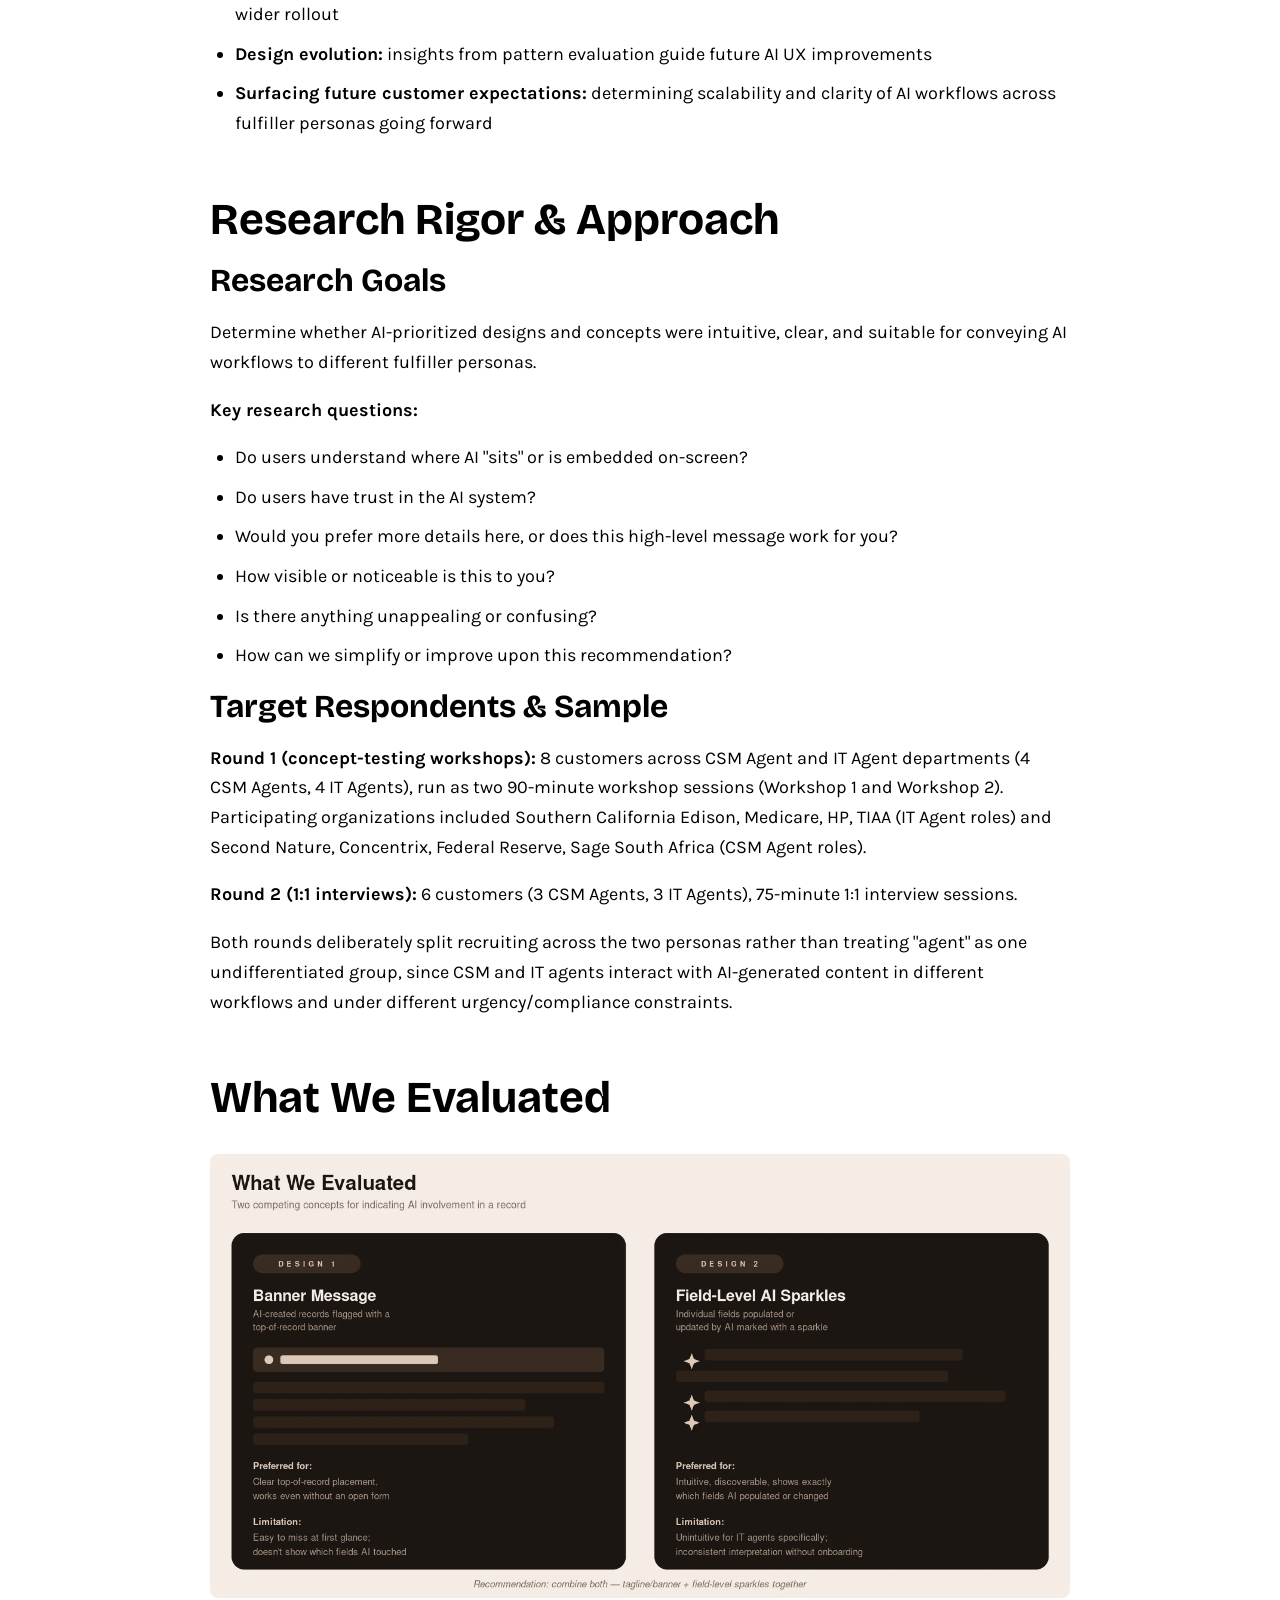
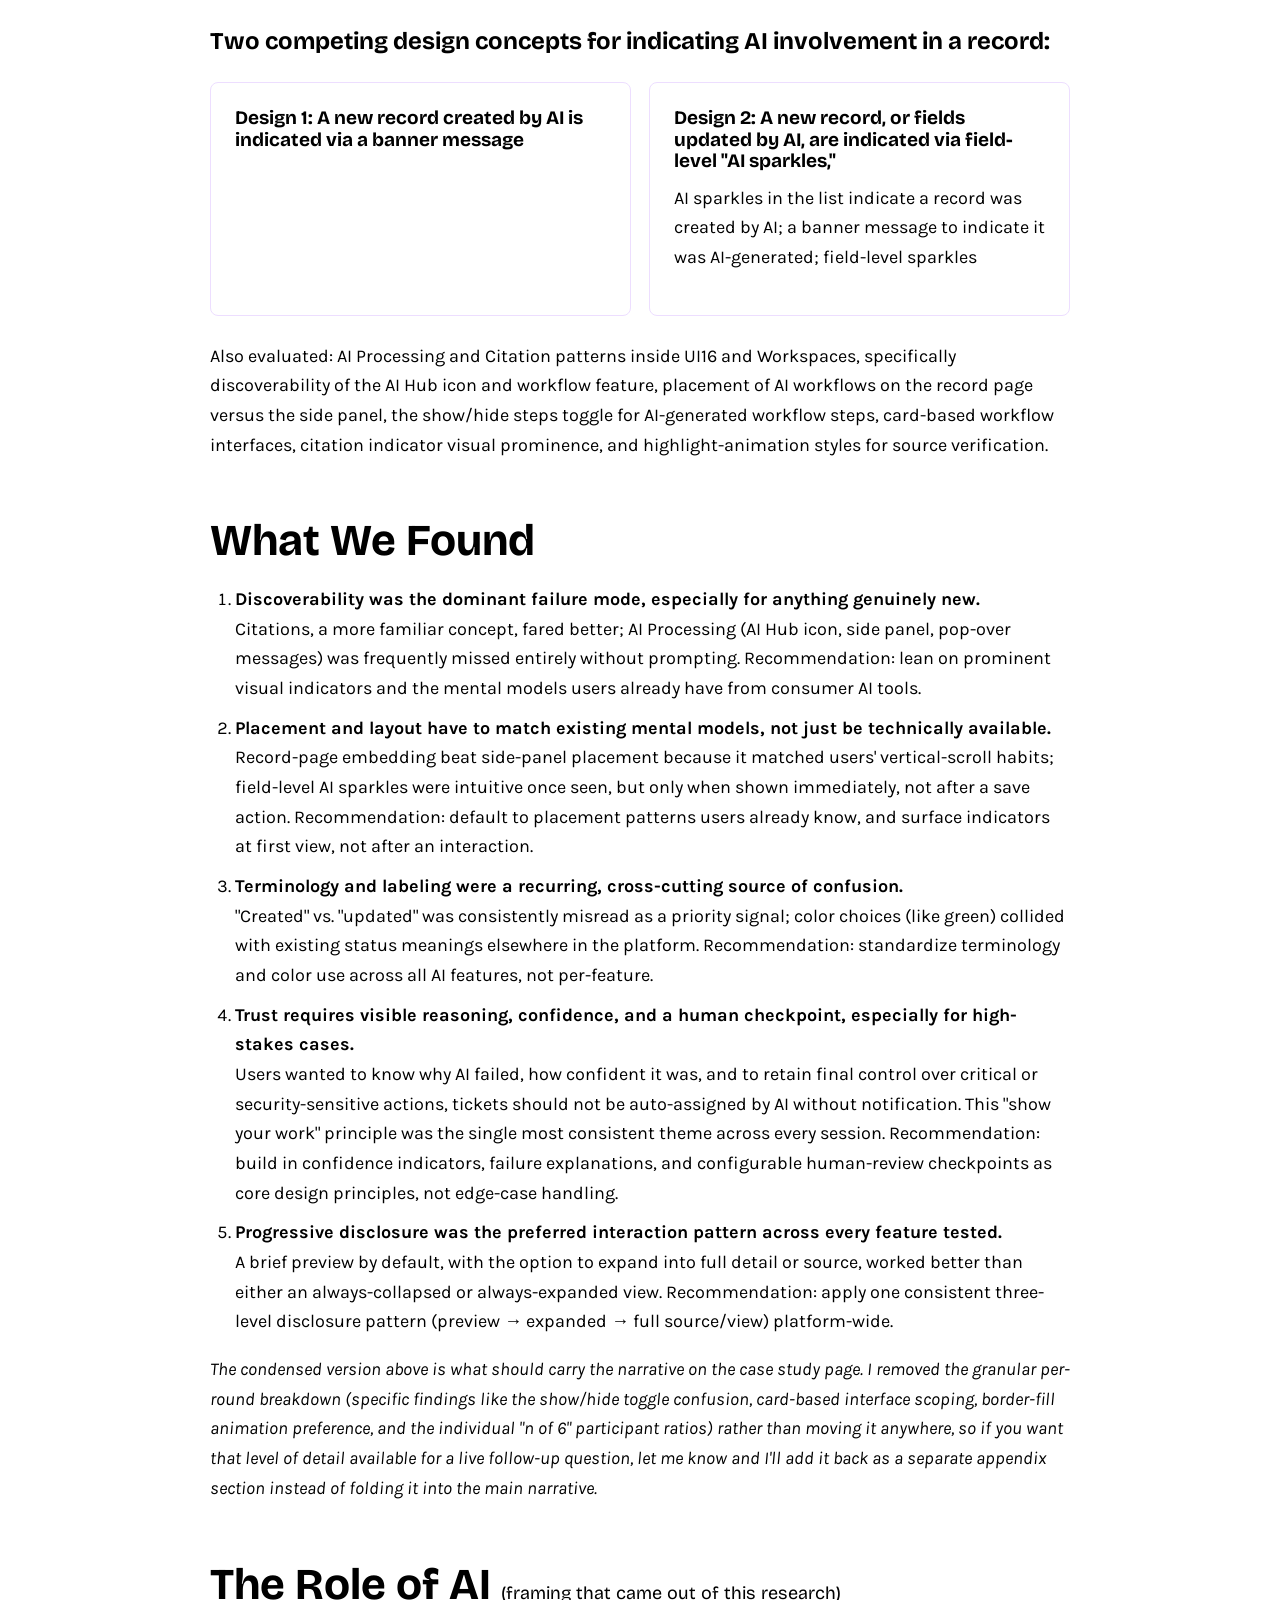
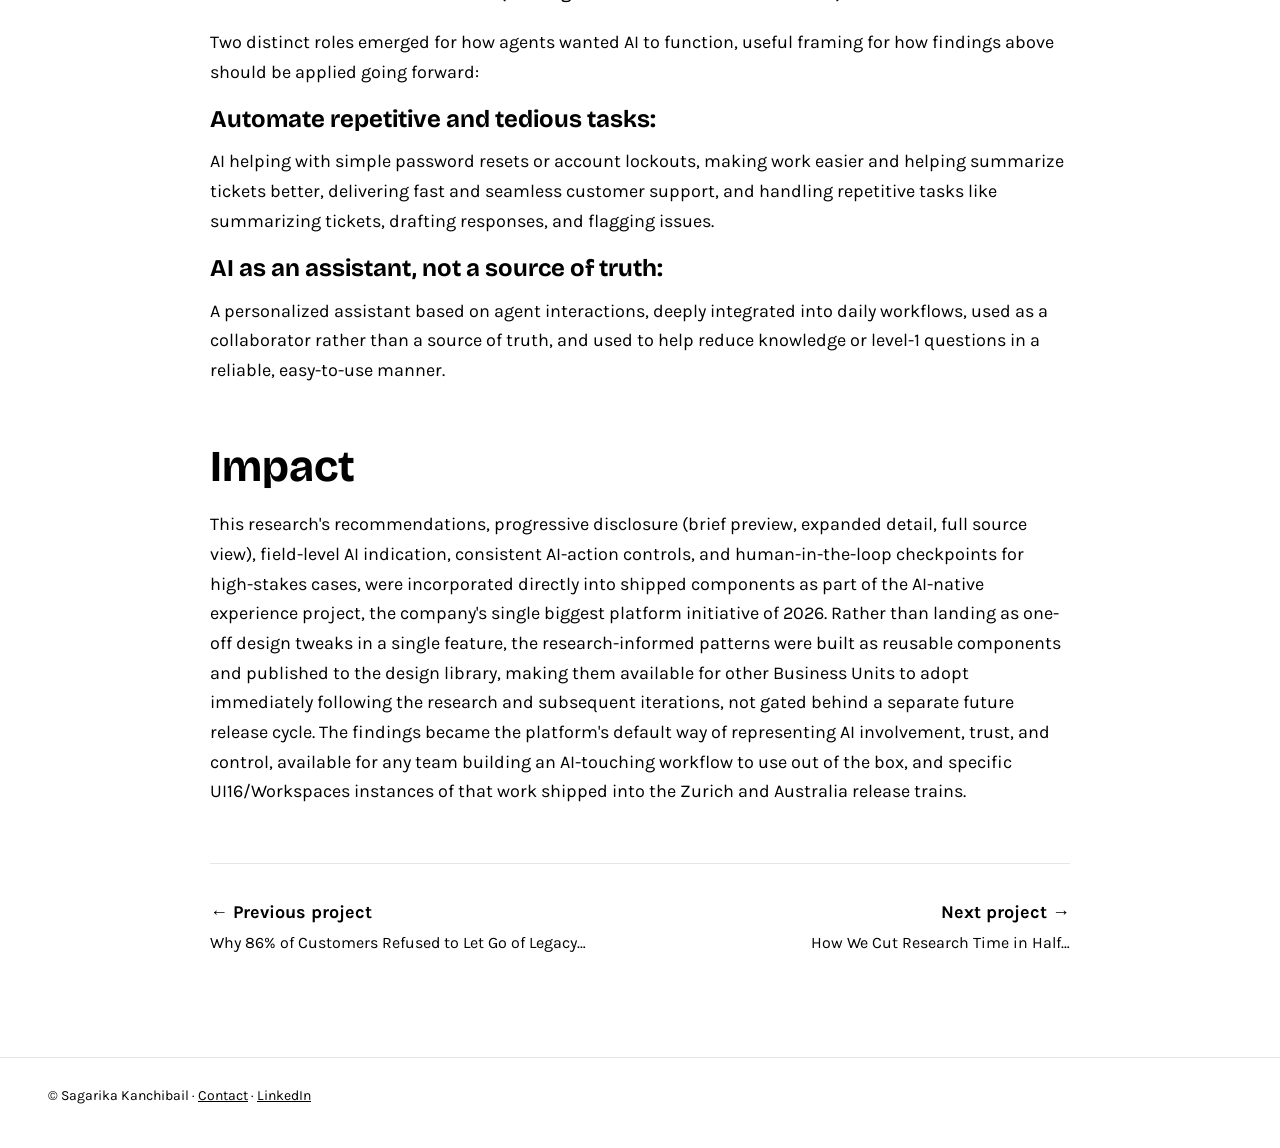
<file: projects/ai-processing-citations.html>
<!DOCTYPE html>
<html lang="en">
<head>
  <meta charset="UTF-8">
  <meta name="viewport" content="width=device-width, initial-scale=1.0">
  <title>AI Processing + Citations | Sagarika Kanchibail</title>
  <meta name="description" content="I'm a UX researcher. I'm passionate about creating usable digital products. I have worked with incredibly talented people across different companies.">
  <meta name="robots" content="noindex">
  <link rel="preconnect" href="https://fonts.googleapis.com">
  <link rel="preconnect" href="https://fonts.gstatic.com" crossorigin>
  <link href="https://fonts.googleapis.com/css2?family=Bricolage+Grotesque:opsz,wght@12..96,300;12..96,400;12..96,700&family=Karla:ital,wght@0,300;0,400;0,700;1,400&display=swap" rel="stylesheet">
  <link rel="stylesheet" href="../assets/css/style.css">
</head>
<body>

  <div class="nav-shell">
    <nav class="pillnav" aria-label="Main navigation">
      <a href="../index.html" class="active">Work</a>
      <a href="../about.html">About</a>
      <a href="../contact.html">Contact</a>
      <a href="../assets/files/Sagarika_Kanchibail_Resume.pdf" target="_blank" rel="noopener">Resumé</a>
      <a href="https://www.linkedin.com/in/sagarikakanchibail/" target="_blank" rel="noopener">Linkedin</a>
    </nav>
  </div>

  <header class="wrap case-hero">
    <p class="byline">Sagarika Kanchibail / Sr. UX Researcher</p>
    <h1>AI Processing + Citations: Evaluating Trust and Discoverability in AI-Native Workspace Patterns</h1>
  </header>

  <main class="wrap case-body narrow">

    <section>
      <h1>Overview</h1>
      <p class="lede-para">Two linked rounds of research, 1:1 interviews and concept-testing workshops, evaluating how well AI Processing, Citation, and AI-indicator design patterns communicated trust, status, and control to agents working inside AI-assisted workflows.</p>
      <dl class="glance">
        <div class="glance-row"><dt>Role</dt><dd>Sr. UX Researcher, Platform UX</dd></div>
        <div class="glance-row"><dt>Context</dt><dd>Conducted for a large enterprise SaaS platform's Platform UX team, evaluating AI design patterns in UI16 and Workspaces</dd></div>
        <div class="glance-row"><dt>Methods</dt><dd>1:1 interviews, concept-testing workshops, Figma prototype evaluation, live-instance testing</dd></div>
        <div class="glance-row"><dt>Timeline</dt><dd>Two research rounds: a workshop-based concept test (Aug 13-20) and a follow-up round of 1:1 interviews on AI Processing and Citations (Oct 28-Dec 12)</dd></div>
      </dl>
    </section>

    <section>
      <h1>Context</h1>
      <p>AI-powered experiences were new to these customers, and every interaction where AI touched a workflow, creating a record, updating a field, generating a citation, was a moment where trust could be built or broken. Getting these interaction patterns right mattered disproportionately because they'd become the default patterns applied platform-wide, not just in one feature. This research existed to answer a specific, practical question before that platform-wide rollout: were the AI-prioritized designs and concepts actually intuitive, clear, and suitable for conveying AI workflows to the different fulfiller personas (CSM agents and IT agents) who'd be using them daily.</p>
      <h4>Why this research mattered:</h4>
      <ul>
        <li><strong>Scalability:</strong> platform-wide consistency ensures the patterns work across diverse workflows, not just the one they were designed against</li>
        <li><strong>Impact measurement:</strong> evaluating these patterns helps quantify adoption, usability, and ROI before wider rollout</li>
        <li><strong>Design evolution:</strong> insights from pattern evaluation guide future AI UX improvements</li>
        <li><strong>Surfacing future customer expectations:</strong> determining scalability and clarity of AI workflows across fulfiller personas going forward</li>
      </ul>
    </section>

    <section>
      <h1>Research Rigor &amp; Approach</h1>
      <h2>Research Goals</h2>
      <p>Determine whether AI-prioritized designs and concepts were intuitive, clear, and suitable for conveying AI workflows to different fulfiller personas.</p>
      <p><strong>Key research questions:</strong></p>
      <ul>
        <li>Do users understand where AI "sits" or is embedded on-screen?</li>
        <li>Do users have trust in the AI system?</li>
        <li>Would you prefer more details here, or does this high-level message work for you?</li>
        <li>How visible or noticeable is this to you?</li>
        <li>Is there anything unappealing or confusing?</li>
        <li>How can we simplify or improve upon this recommendation?</li>
      </ul>
      <h2>Target Respondents &amp; Sample</h2>
      <p><strong>Round 1 (concept-testing workshops):</strong> 8 customers across CSM Agent and IT Agent departments (4 CSM Agents, 4 IT Agents), run as two 90-minute workshop sessions (Workshop 1 and Workshop 2). Participating organizations included Southern California Edison, Medicare, HP, TIAA (IT Agent roles) and Second Nature, Concentrix, Federal Reserve, Sage South Africa (CSM Agent roles).</p>
      <p><strong>Round 2 (1:1 interviews):</strong> 6 customers (3 CSM Agents, 3 IT Agents), 75-minute 1:1 interview sessions.</p>
      <p>Both rounds deliberately split recruiting across the two personas rather than treating "agent" as one undifferentiated group, since CSM and IT agents interact with AI-generated content in different workflows and under different urgency/compliance constraints.</p>
    </section>

    <section>
      <h1>What We Evaluated</h1>
      <figure class="figure">
        <img src="../assets/images/p3-ai/p3-concepts.webp" alt="Two competing concepts for indicating AI involvement in a record: banner message vs field-level AI sparkles, with recommendation to combine both">
      </figure>
      <h3>Two competing design concepts for indicating AI involvement in a record:</h3>
      <div class="cards">
        <div class="card">
          <h4>Design 1: A new record created by AI is indicated via a banner message</h4>
        </div>
        <div class="card">
          <h4>Design 2: A new record, or fields updated by AI, are indicated via field-level "AI sparkles,"</h4>
          <p>AI sparkles in the list indicate a record was created by AI; a banner message to indicate it was AI-generated; field-level sparkles</p>
        </div>
      </div>
      <p>Also evaluated: AI Processing and Citation patterns inside UI16 and Workspaces, specifically discoverability of the AI Hub icon and workflow feature, placement of AI workflows on the record page versus the side panel, the show/hide steps toggle for AI-generated workflow steps, card-based workflow interfaces, citation indicator visual prominence, and highlight-animation styles for source verification.</p>
    </section>

    <section>
      <h1>What We Found</h1>
      <ol>
        <li><strong>Discoverability was the dominant failure mode, especially for anything genuinely new.</strong><br>Citations, a more familiar concept, fared better; AI Processing (AI Hub icon, side panel, pop-over messages) was frequently missed entirely without prompting. Recommendation: lean on prominent visual indicators and the mental models users already have from consumer AI tools.</li>
        <li><strong>Placement and layout have to match existing mental models, not just be technically available.</strong><br>Record-page embedding beat side-panel placement because it matched users' vertical-scroll habits; field-level AI sparkles were intuitive once seen, but only when shown immediately, not after a save action. Recommendation: default to placement patterns users already know, and surface indicators at first view, not after an interaction.</li>
        <li><strong>Terminology and labeling were a recurring, cross-cutting source of confusion.</strong><br>"Created" vs. "updated" was consistently misread as a priority signal; color choices (like green) collided with existing status meanings elsewhere in the platform. Recommendation: standardize terminology and color use across all AI features, not per-feature.</li>
        <li><strong>Trust requires visible reasoning, confidence, and a human checkpoint, especially for high-stakes cases.</strong><br>Users wanted to know why AI failed, how confident it was, and to retain final control over critical or security-sensitive actions, tickets should not be auto-assigned by AI without notification. This "show your work" principle was the single most consistent theme across every session. Recommendation: build in confidence indicators, failure explanations, and configurable human-review checkpoints as core design principles, not edge-case handling.</li>
        <li><strong>Progressive disclosure was the preferred interaction pattern across every feature tested.</strong><br>A brief preview by default, with the option to expand into full detail or source, worked better than either an always-collapsed or always-expanded view. Recommendation: apply one consistent three-level disclosure pattern (preview → expanded → full source/view) platform-wide.</li>
      </ol>
      <p><em>The condensed version above is what should carry the narrative on the case study page. I removed the granular per-round breakdown (specific findings like the show/hide toggle confusion, card-based interface scoping, border-fill animation preference, and the individual "n of 6" participant ratios) rather than moving it anywhere, so if you want that level of detail available for a live follow-up question, let me know and I'll add it back as a separate appendix section instead of folding it into the main narrative.</em></p>
    </section>

    <section>
      <h1>The Role of AI <span style="font-size:18px;font-weight:400;">(framing that came out of this research)</span></h1>
      <p>Two distinct roles emerged for how agents wanted AI to function, useful framing for how findings above should be applied going forward:</p>
      <h3>Automate repetitive and tedious tasks:</h3>
      <p>AI helping with simple password resets or account lockouts, making work easier and helping summarize tickets better, delivering fast and seamless customer support, and handling repetitive tasks like summarizing tickets, drafting responses, and flagging issues.</p>
      <h3>AI as an assistant, not a source of truth:</h3>
      <p>A personalized assistant based on agent interactions, deeply integrated into daily workflows, used as a collaborator rather than a source of truth, and used to help reduce knowledge or level-1 questions in a reliable, easy-to-use manner.</p>
    </section>

    <section>
      <h1>Impact</h1>
      <p>This research's recommendations, progressive disclosure (brief preview, expanded detail, full source view), field-level AI indication, consistent AI-action controls, and human-in-the-loop checkpoints for high-stakes cases, were incorporated directly into shipped components as part of the AI-native experience project, the company's single biggest platform initiative of 2026. Rather than landing as one-off design tweaks in a single feature, the research-informed patterns were built as reusable components and published to the design library, making them available for other Business Units to adopt immediately following the research and subsequent iterations, not gated behind a separate future release cycle. The findings became the platform's default way of representing AI involvement, trust, and control, available for any team building an AI-touching workflow to use out of the box, and specific UI16/Workspaces instances of that work shipped into the Zurich and Australia release trains.</p>
    </section>

    <nav class="pagenav" aria-label="Project navigation">
      <a class="prev" href="living-with-legacy.html">← Previous project<br><span style="font-weight:400;font-size:16px;">Why 86% of Customers Refused to Let Go of Legacy…</span></a>
      <a class="next" href="rolling-research.html">Next project →<br><span style="font-weight:400;font-size:16px;">How We Cut Research Time in Half…</span></a>
    </nav>

  </main>

  <footer class="footer">
    <div class="wrap">© Sagarika Kanchibail · <a href="../contact.html">Contact</a> · <a href="https://www.linkedin.com/in/sagarikakanchibail/" target="_blank" rel="noopener">LinkedIn</a></div>
  </footer>

  <script src="../assets/js/main.js"></script>
</body>
</html>
</file>
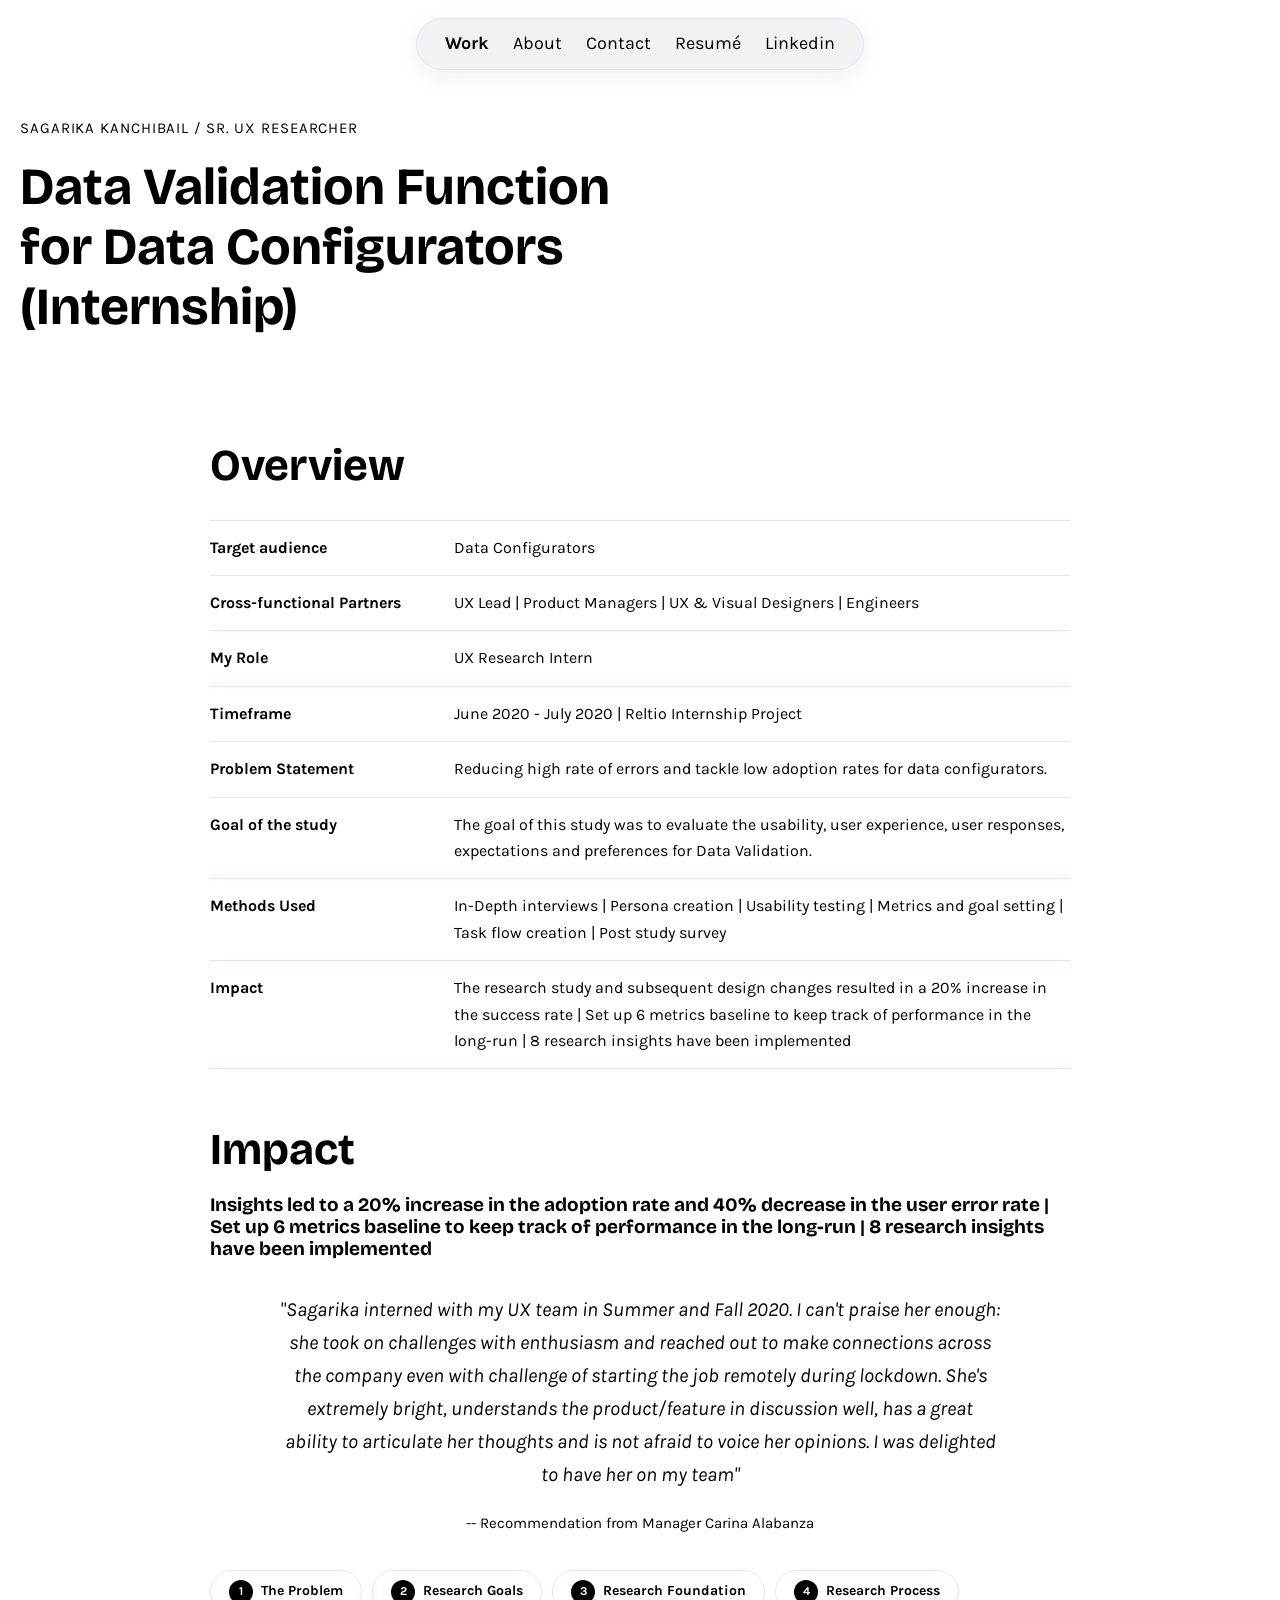
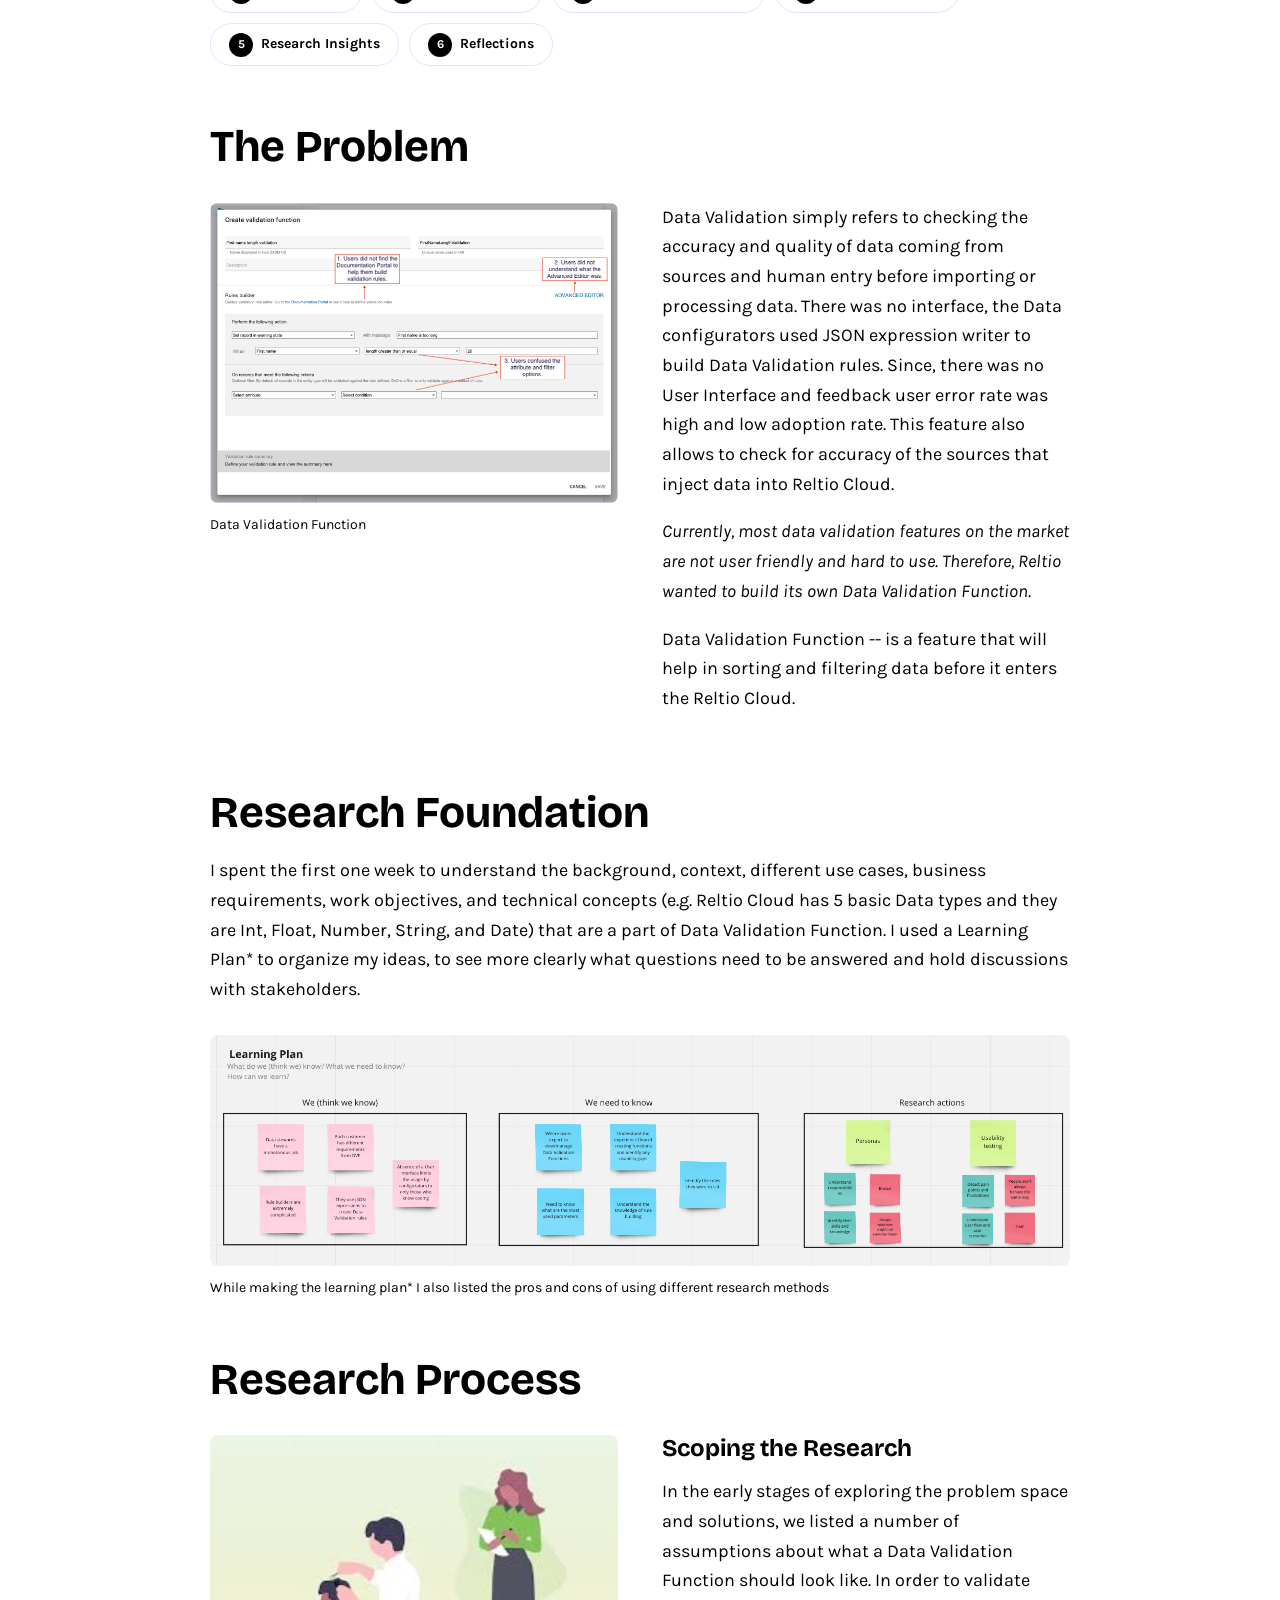
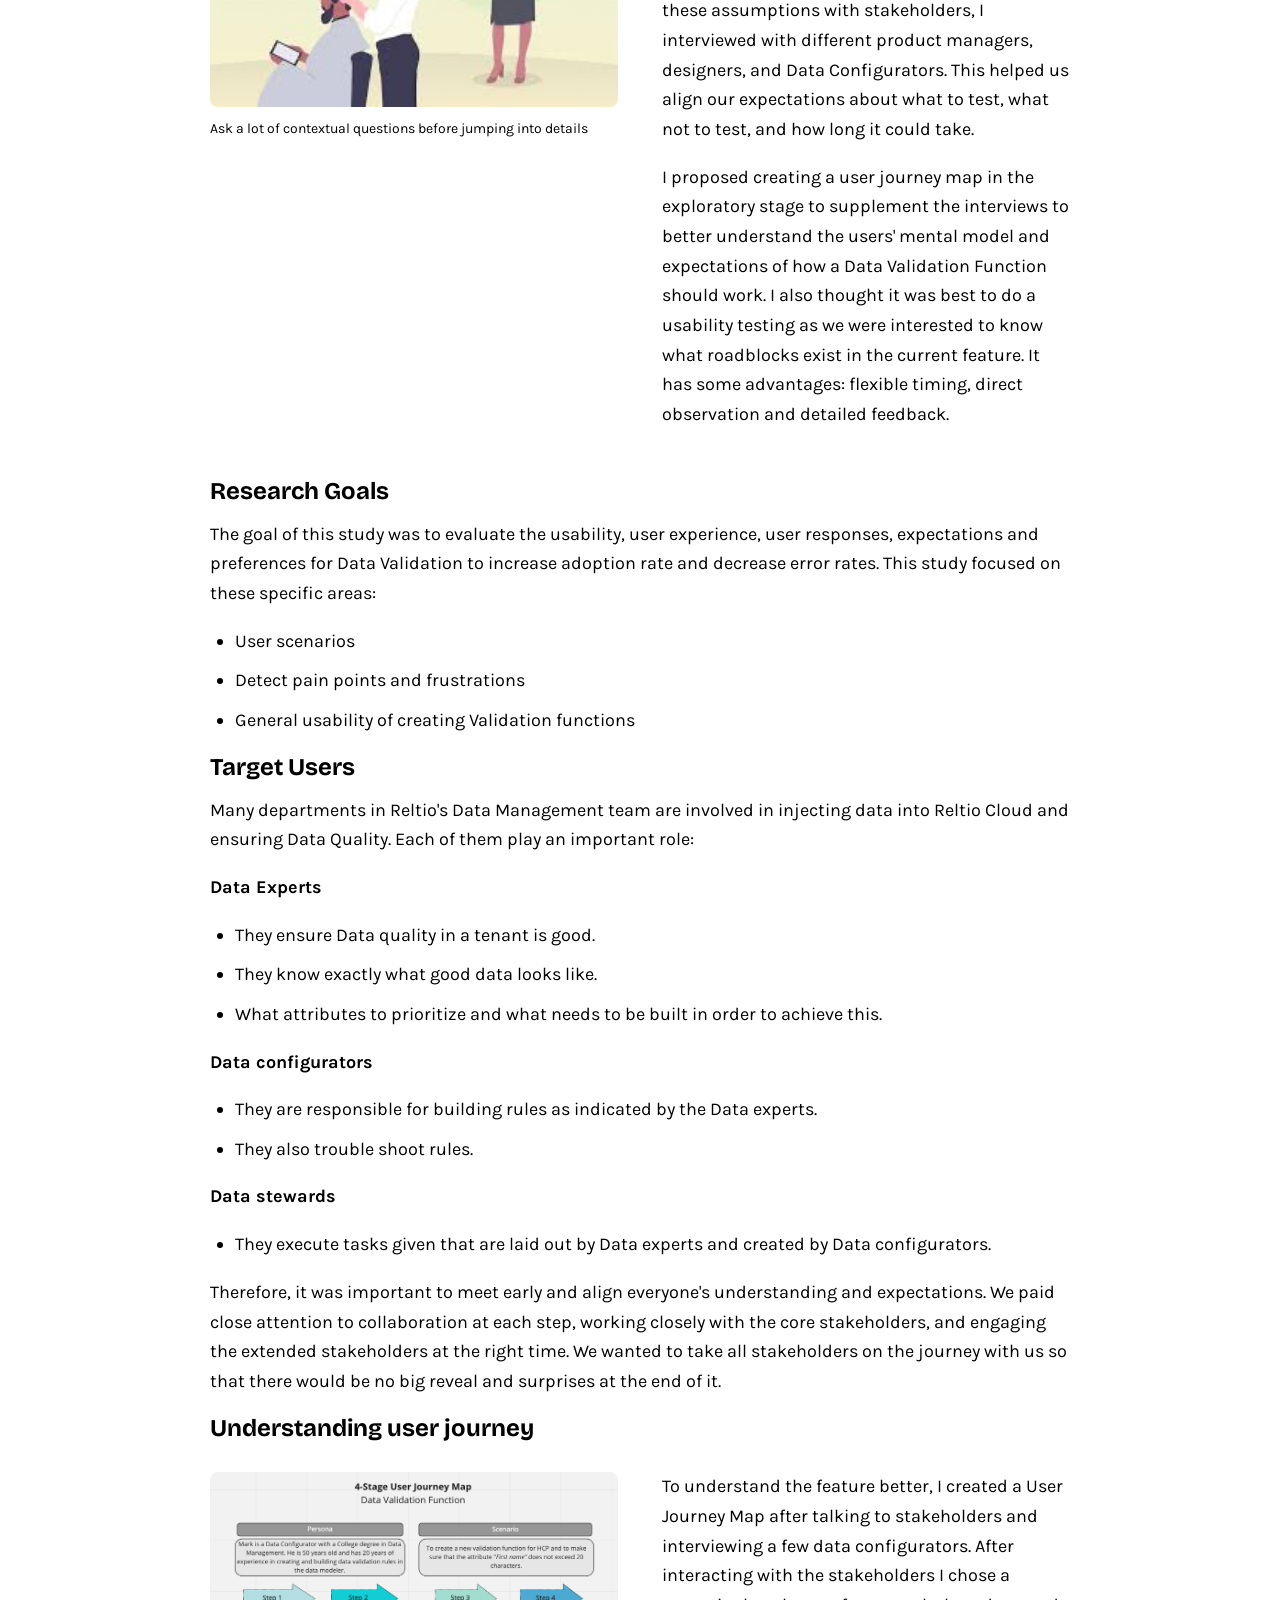
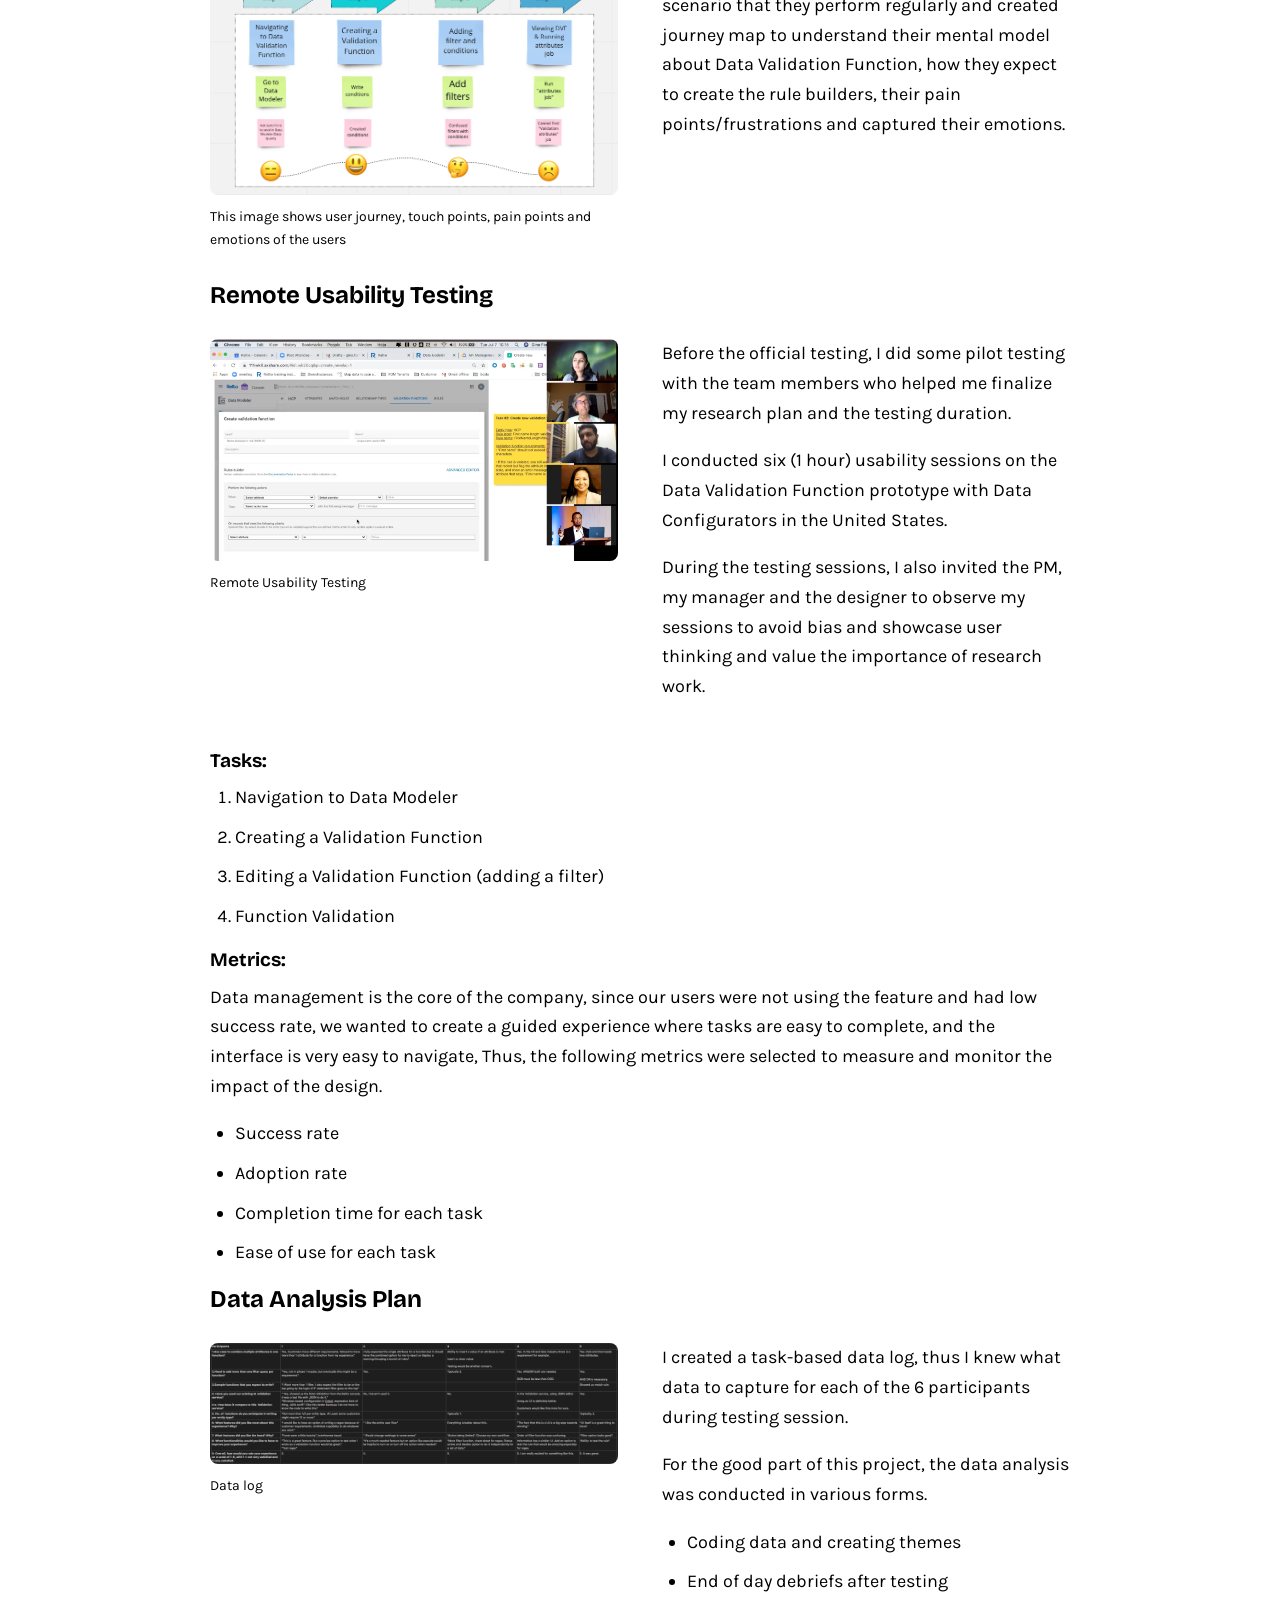
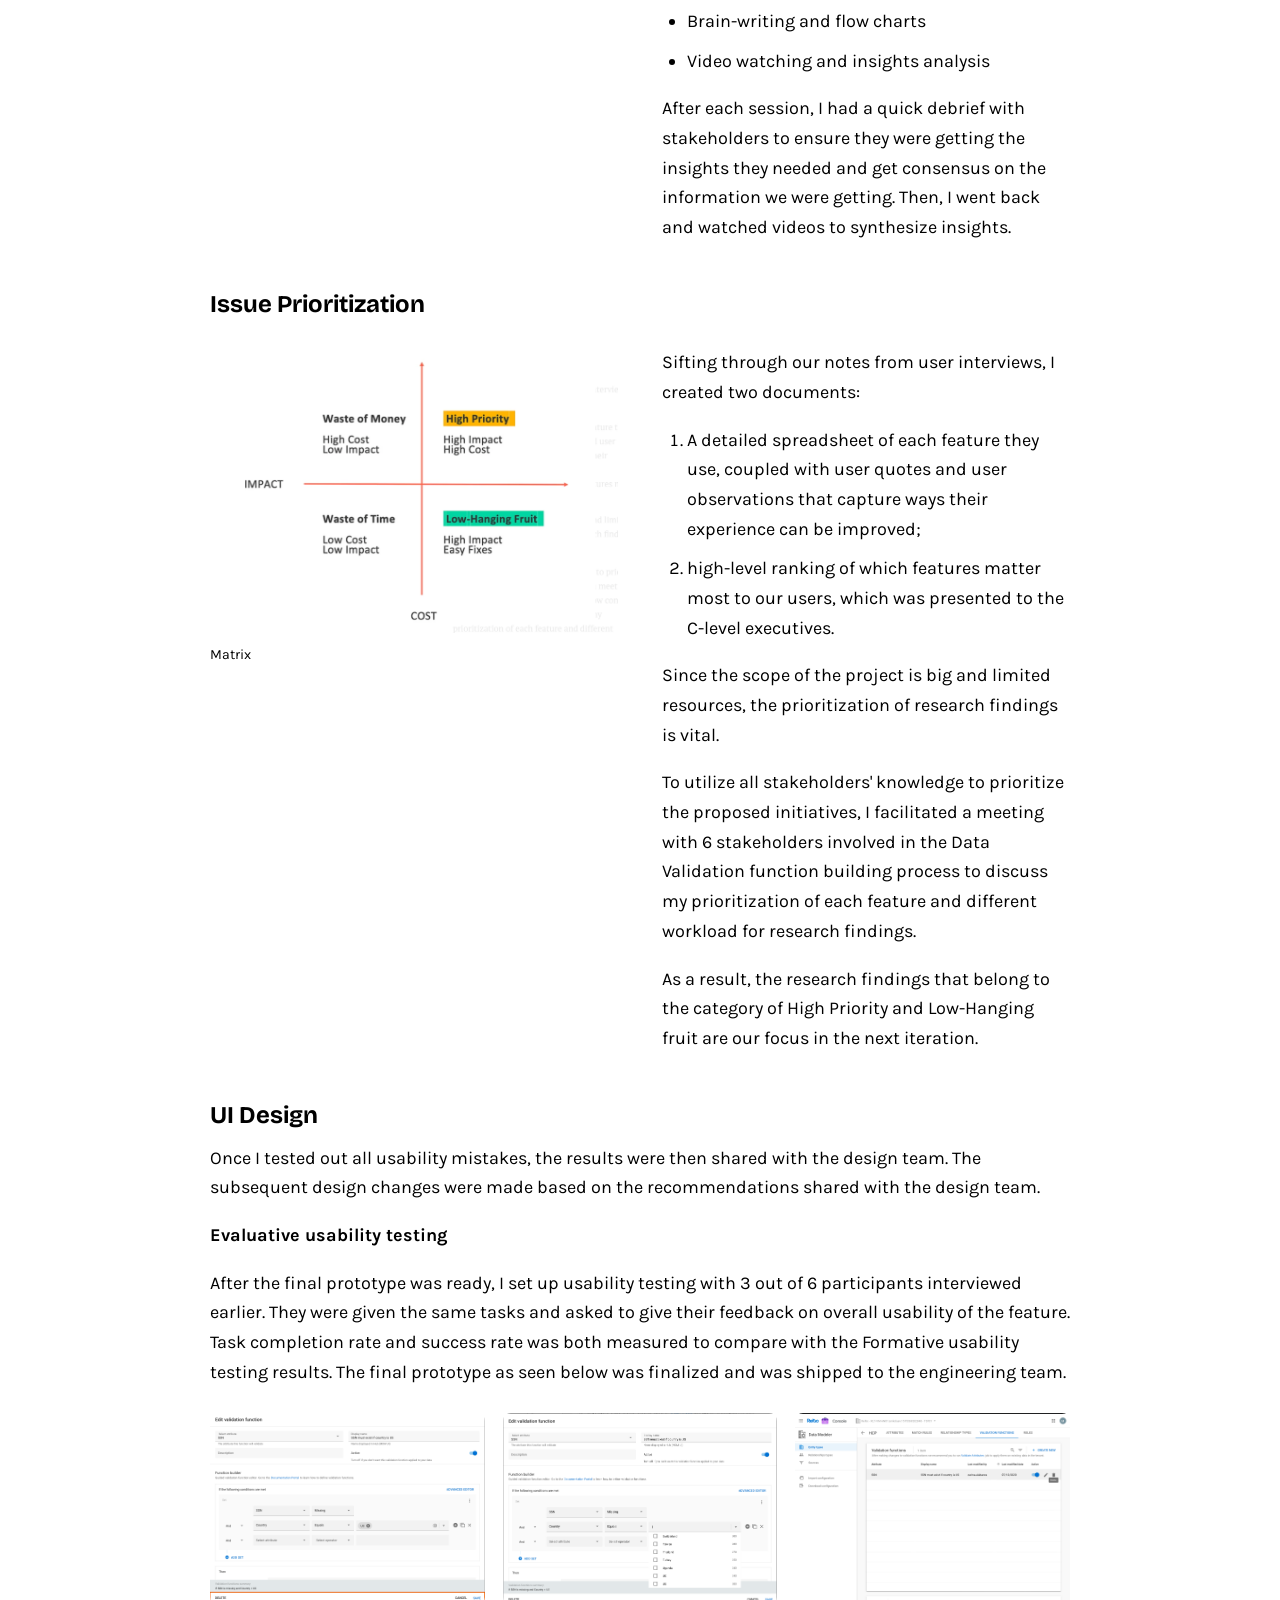
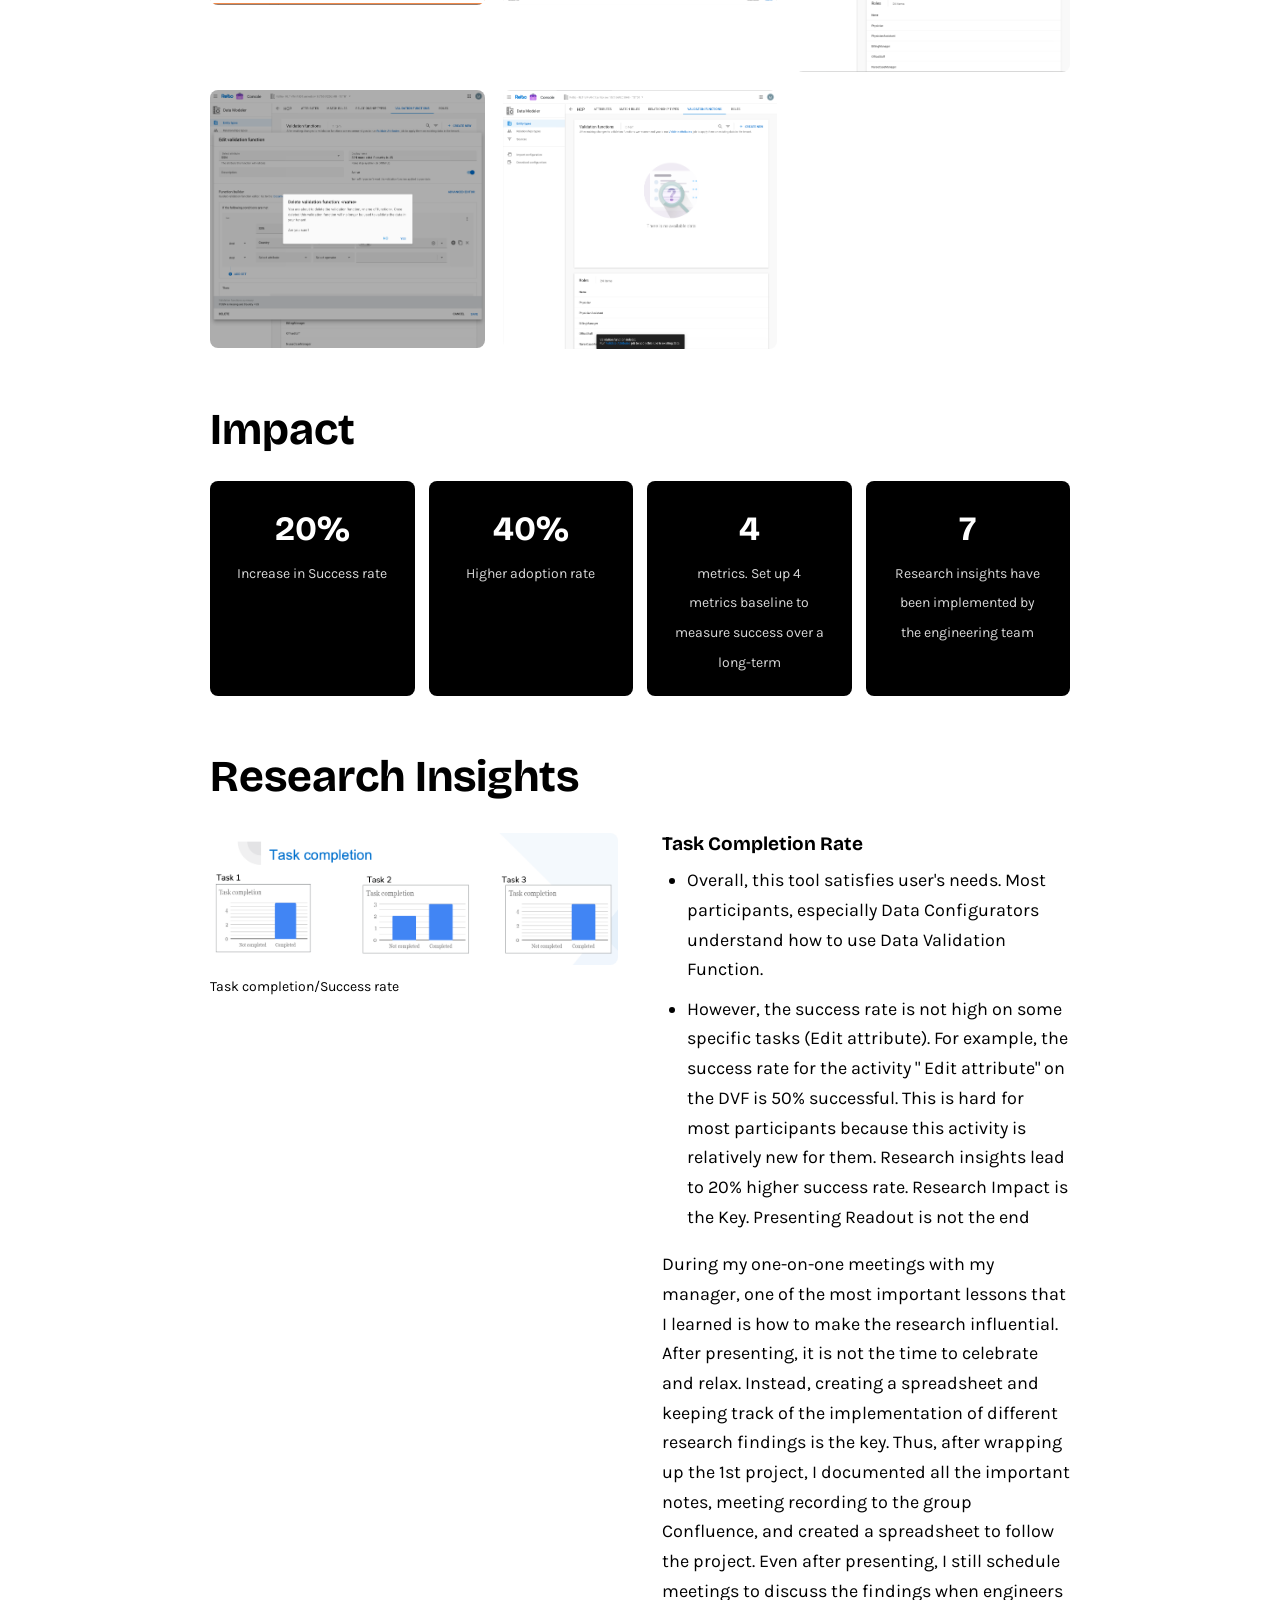
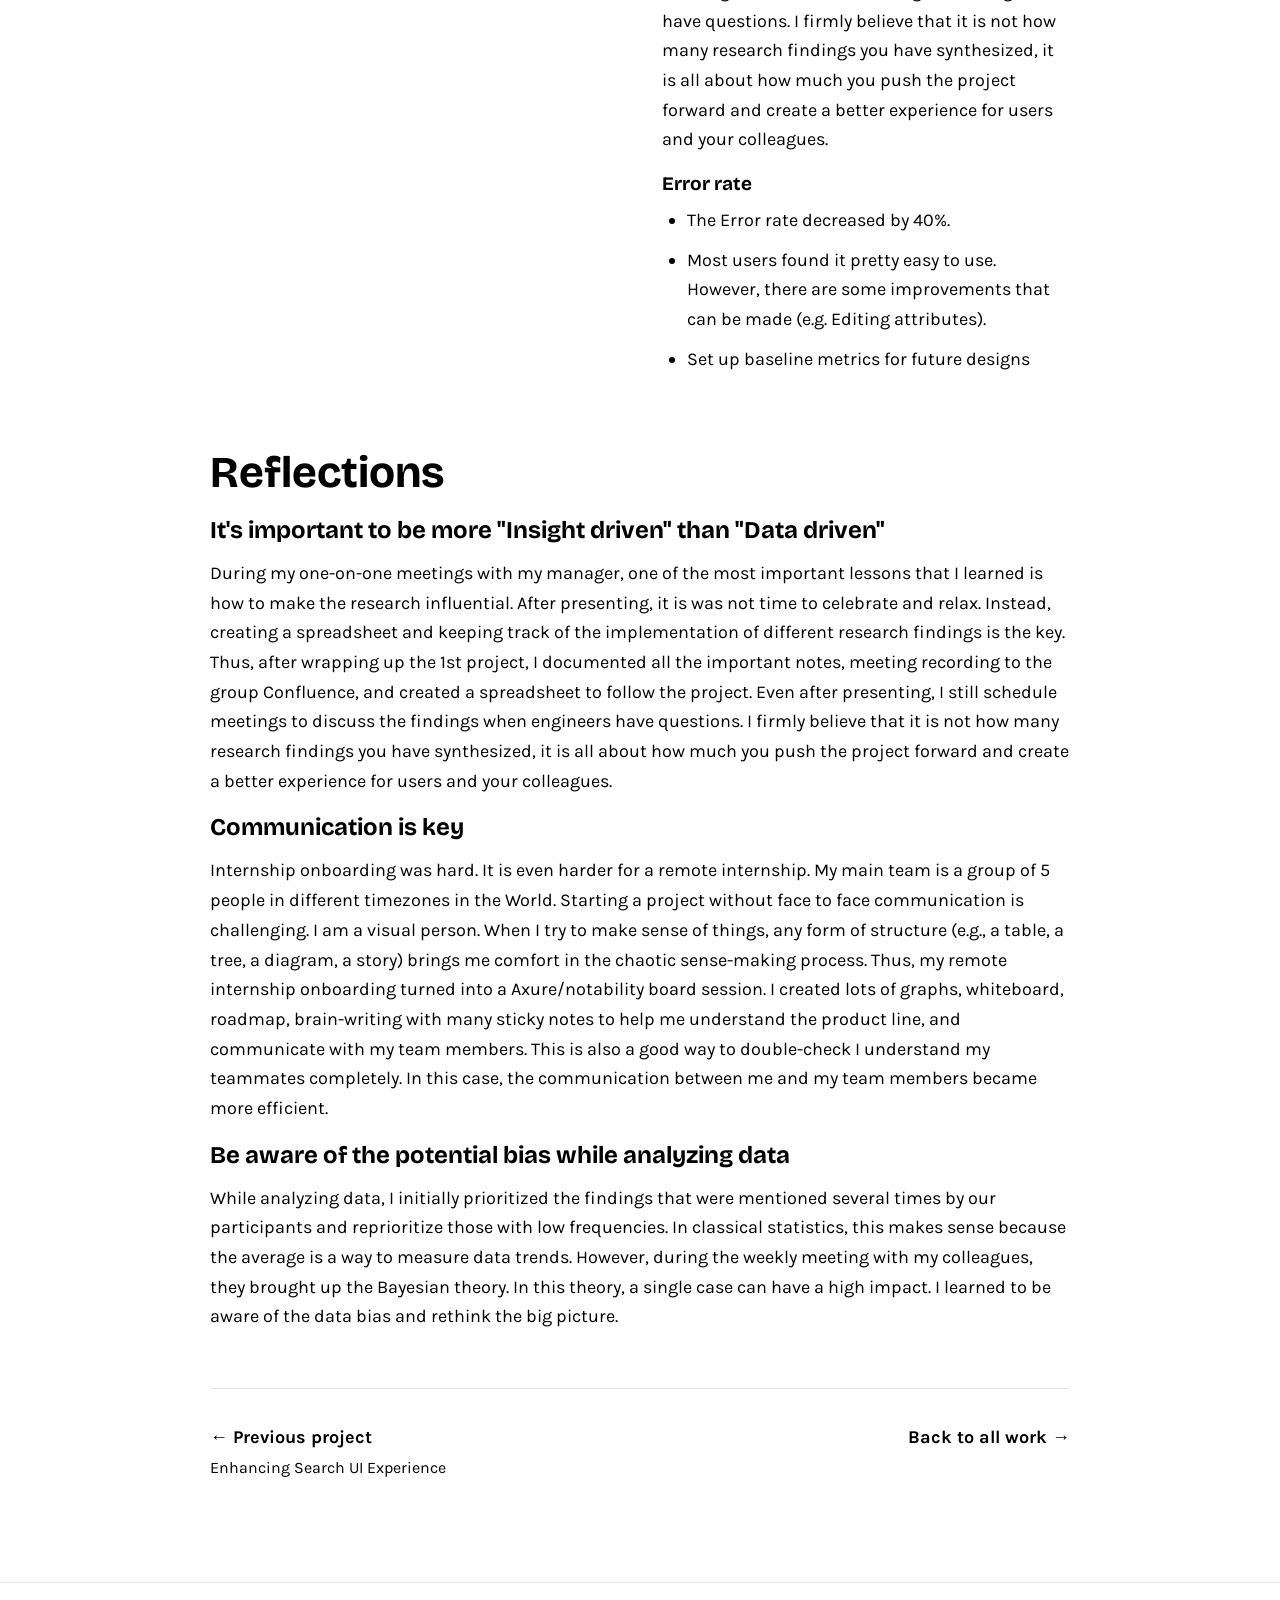
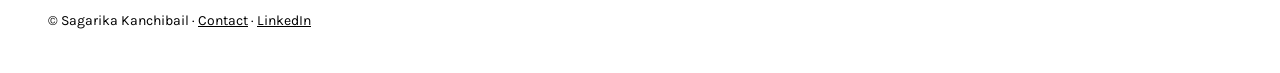
<file: projects/data-validation-function.html>
<!DOCTYPE html>
<html lang="en">
<head>
  <meta charset="UTF-8">
  <meta name="viewport" content="width=device-width, initial-scale=1.0">
  <title>Data Validation Function | Sagarika Kanchibail</title>
  <meta name="description" content="I'm a UX researcher. I'm passionate about creating usable digital products. I have worked with incredibly talented people across different companies.">
  <meta name="robots" content="noindex">
  <link rel="preconnect" href="https://fonts.googleapis.com">
  <link rel="preconnect" href="https://fonts.gstatic.com" crossorigin>
  <link href="https://fonts.googleapis.com/css2?family=Bricolage+Grotesque:opsz,wght@12..96,300;12..96,400;12..96,700&family=Karla:ital,wght@0,300;0,400;0,700;1,400&display=swap" rel="stylesheet">
  <link rel="stylesheet" href="../assets/css/style.css">
</head>
<body>

  <div class="nav-shell">
    <nav class="pillnav" aria-label="Main navigation">
      <a href="../index.html" class="active">Work</a>
      <a href="../about.html">About</a>
      <a href="../contact.html">Contact</a>
      <a href="../assets/files/Sagarika_Kanchibail_Resume.pdf" target="_blank" rel="noopener">Resumé</a>
      <a href="https://www.linkedin.com/in/sagarikakanchibail/" target="_blank" rel="noopener">Linkedin</a>
    </nav>
  </div>

  <header class="wrap case-hero">
    <p class="byline">Sagarika Kanchibail / Sr. UX Researcher</p>
    <h1>Data Validation Function for Data Configurators (Internship)</h1>
  </header>

  <main class="wrap case-body narrow">

    <section>
      <h1>Overview</h1>
      <dl class="glance">
        <div class="glance-row"><dt>Target audience</dt><dd>Data Configurators</dd></div>
        <div class="glance-row"><dt>Cross-functional Partners</dt><dd>UX Lead | Product Managers | UX &amp; Visual Designers | Engineers</dd></div>
        <div class="glance-row"><dt>My Role</dt><dd>UX Research Intern</dd></div>
        <div class="glance-row"><dt>Timeframe</dt><dd>June 2020 - July 2020 | Reltio Internship Project</dd></div>
        <div class="glance-row"><dt>Problem Statement</dt><dd>Reducing high rate of errors and tackle low adoption rates for data configurators.</dd></div>
        <div class="glance-row"><dt>Goal of the study</dt><dd>The goal of this study was to evaluate the usability, user experience, user responses, expectations and preferences for Data Validation.</dd></div>
        <div class="glance-row"><dt>Methods Used</dt><dd>In-Depth interviews | Persona creation | Usability testing | Metrics and goal setting | Task flow creation | Post study survey</dd></div>
        <div class="glance-row"><dt>Impact</dt><dd>The research study and subsequent design changes resulted in a 20% increase in the success rate | Set up 6 metrics baseline to keep track of performance in the long-run | 8 research insights have been implemented</dd></div>
      </dl>
    </section>

    <section>
      <h1>Impact</h1>
      <h4>Insights led to a 20% increase in the adoption rate and 40% decrease in the user error rate | Set up 6 metrics baseline to keep track of performance in the long-run | 8 research insights have been implemented</h4>
      <div class="testimonial">
        <p>"Sagarika interned with my UX team in Summer and Fall 2020. I can't praise her enough: she took on challenges with enthusiasm and reached out to make connections across the company even with challenge of starting the job remotely during lockdown. She's extremely bright, understands the product/feature in discussion well, has a great ability to articulate her thoughts and is not afraid to voice her opinions. I was delighted to have her on my team"</p>
        <p class="attr">-- Recommendation from Manager Carina Alabanza</p>
      </div>
      <div class="steps">
        <span class="step"><span class="n">1</span>The Problem</span>
        <span class="step"><span class="n">2</span>Research Goals</span>
        <span class="step"><span class="n">3</span>Research Foundation</span>
        <span class="step"><span class="n">4</span>Research Process</span>
        <span class="step"><span class="n">5</span>Research Insights</span>
        <span class="step"><span class="n">6</span>Reflections</span>
      </div>
    </section>

    <section>
      <h1>The Problem</h1>
      <div class="twocol">
        <figure class="figure">
          <img src="../assets/images/p6-dv/p6-problem.png" alt="Annotated screenshot of the Create validation function rules-builder UI">
          <figcaption>Data Validation Function</figcaption>
        </figure>
        <div>
          <p>Data Validation simply refers to checking the accuracy and quality of data coming from sources and human entry before importing or processing data. There was no interface, the Data configurators used JSON expression writer to build Data Validation rules. Since, there was no User Interface and feedback user error rate was high and low adoption rate. This feature also allows to check for accuracy of the sources that inject data into Reltio Cloud.</p>
          <p><em>Currently, most data validation features on the market are not user friendly and hard to use. Therefore, Reltio wanted to build its own Data Validation Function.</em></p>
          <p>Data Validation Function -- is a feature that will help in sorting and filtering data before it enters the Reltio Cloud.</p>
        </div>
      </div>
    </section>

    <section>
      <h1>Research Foundation</h1>
      <p>I spent the first one week to understand the background, context, different use cases, business requirements, work objectives, and technical concepts (e.g. Reltio Cloud has 5 basic Data types and they are Int, Float, Number, String, and Date) that are a part of Data Validation Function. I used a Learning Plan* to organize my ideas, to see more clearly what questions need to be answered and hold discussions with stakeholders.</p>
      <figure class="figure">
        <img src="../assets/images/p6-dv/p6-learning-plan.png" alt="Learning Plan whiteboard photo with sticky notes in three columns">
        <figcaption>While making the learning plan* I also listed the pros and cons of using different research methods</figcaption>
      </figure>
    </section>

    <section>
      <h1>Research Process</h1>
      <div class="twocol">
        <figure class="figure">
          <img src="../assets/images/p6-dv/p6-collab.jpeg" alt="Illustration of three people collaborating">
          <figcaption>Ask a lot of contextual questions before jumping into details</figcaption>
        </figure>
        <div>
          <h3>Scoping the Research</h3>
          <p>In the early stages of exploring the problem space and solutions, we listed a number of assumptions about what a Data Validation Function should look like. In order to validate these assumptions with stakeholders, I interviewed with different product managers, designers, and Data Configurators. This helped us align our expectations about what to test, what not to test, and how long it could take.</p>
          <p>I proposed creating a user journey map in the exploratory stage to supplement the interviews to better understand the users' mental model and expectations of how a Data Validation Function should work. I also thought it was best to do a usability testing as we were interested to know what roadblocks exist in the current feature. It has some advantages: flexible timing, direct observation and detailed feedback.</p>
        </div>
      </div>

      <h3>Research Goals</h3>
      <p>The goal of this study was to evaluate the usability, user experience, user responses, expectations and preferences for Data Validation to increase adoption rate and decrease error rates. This study focused on these specific areas:</p>
      <ul>
        <li>User scenarios</li>
        <li>Detect pain points and frustrations</li>
        <li>General usability of creating Validation functions</li>
      </ul>

      <h3>Target Users</h3>
      <p>Many departments in Reltio's Data Management team are involved in injecting data into Reltio Cloud and ensuring Data Quality. Each of them play an important role:</p>
      <p><strong>Data Experts</strong></p>
      <ul>
        <li>They ensure Data quality in a tenant is good.</li>
        <li>They know exactly what good data looks like.</li>
        <li>What attributes to prioritize and what needs to be built in order to achieve this.</li>
      </ul>
      <p><strong>Data configurators</strong></p>
      <ul>
        <li>They are responsible for building rules as indicated by the Data experts.</li>
        <li>They also trouble shoot rules.</li>
      </ul>
      <p><strong>Data stewards</strong></p>
      <ul>
        <li>They execute tasks given that are laid out by Data experts and created by Data configurators.</li>
      </ul>
      <p>Therefore, it was important to meet early and align everyone's understanding and expectations. We paid close attention to collaboration at each step, working closely with the core stakeholders, and engaging the extended stakeholders at the right time. We wanted to take all stakeholders on the journey with us so that there would be no big reveal and surprises at the end of it.</p>

      <h3>Understanding user journey</h3>
      <div class="twocol">
        <figure class="figure">
          <img src="../assets/images/p6-dv/p6-journey.png" alt="4-stage user journey map for the Data Validation Function">
          <figcaption>This image shows user journey, touch points, pain points and emotions of the users</figcaption>
        </figure>
        <div>
          <p>To understand the feature better, I created a User Journey Map after talking to stakeholders and interviewing a few data configurators. After interacting with the stakeholders I chose a scenario that they perform regularly and created journey map to understand their mental model about Data Validation Function, how they expect to create the rule builders, their pain points/frustrations and captured their emotions.</p>
        </div>
      </div>

      <h3>Remote Usability Testing</h3>
      <div class="twocol">
        <figure class="figure">
          <img src="../assets/images/p6-dv/p6-zoom.png" alt="Screenshot of a remote usability session over Zoom">
          <figcaption>Remote Usability Testing</figcaption>
        </figure>
        <div>
          <p>Before the official testing, I did some pilot testing with the team members who helped me finalize my research plan and the testing duration.</p>
          <p>I conducted six (1 hour) usability sessions on the Data Validation Function prototype with Data Configurators in the United States.</p>
          <p>During the testing sessions, I also invited the PM, my manager and the designer to observe my sessions to avoid bias and showcase user thinking and value the importance of research work.</p>
        </div>
      </div>
      <h4>Tasks:</h4>
      <ol>
        <li>Navigation to Data Modeler</li>
        <li>Creating a Validation Function</li>
        <li>Editing a Validation Function (adding a filter)</li>
        <li>Function Validation</li>
      </ol>
      <h4>Metrics:</h4>
      <p>Data management is the core of the company, since our users were not using the feature and had low success rate, we wanted to create a guided experience where tasks are easy to complete, and the interface is very easy to navigate, Thus, the following metrics were selected to measure and monitor the impact of the design.</p>
      <ul>
        <li>Success rate</li>
        <li>Adoption rate</li>
        <li>Completion time for each task</li>
        <li>Ease of use for each task</li>
      </ul>

      <h3>Data Analysis Plan</h3>
      <div class="twocol">
        <figure class="figure">
          <img src="../assets/images/p6-dv/p6-datalog.png" alt="Task-based data log spreadsheet">
          <figcaption>Data log</figcaption>
        </figure>
        <div>
          <p>I created a task-based data log, thus I knew what data to capture for each of the 6 participants during testing session.</p>
          <p>For the good part of this project, the data analysis was conducted in various forms.</p>
          <ul>
            <li>Coding data and creating themes</li>
            <li>End of day debriefs after testing</li>
            <li>Brain-writing and flow charts</li>
            <li>Video watching and insights analysis</li>
          </ul>
          <p>After each session, I had a quick debrief with stakeholders to ensure they were getting the insights they needed and get consensus on the information we were getting. Then, I went back and watched videos to synthesize insights.</p>
        </div>
      </div>

      <h3>Issue Prioritization</h3>
      <div class="twocol">
        <figure class="figure">
          <img src="../assets/images/p6-dv/p6-matrix.png" alt="Impact versus Cost 2x2 prioritization matrix">
          <figcaption>Matrix</figcaption>
        </figure>
        <div>
          <p>Sifting through our notes from user interviews, I created two documents:</p>
          <ol>
            <li>A detailed spreadsheet of each feature they use, coupled with user quotes and user observations that capture ways their experience can be improved;</li>
            <li>high-level ranking of which features matter most to our users, which was presented to the C-level executives.</li>
          </ol>
          <p>Since the scope of the project is big and limited resources, the prioritization of research findings is vital.</p>
          <p>To utilize all stakeholders' knowledge to prioritize the proposed initiatives, I facilitated a meeting with 6 stakeholders involved in the Data Validation function building process to discuss my prioritization of each feature and different workload for research findings.</p>
          <p>As a result, the research findings that belong to the category of High Priority and Low-Hanging fruit are our focus in the next iteration.</p>
        </div>
      </div>

      <h3>UI Design</h3>
      <p>Once I tested out all usability mistakes, the results were then shared with the design team. The subsequent design changes were made based on the recommendations shared with the design team.</p>
      <p><strong>Evaluative usability testing</strong></p>
      <p>After the final prototype was ready, I set up usability testing with 3 out of 6 participants interviewed earlier. They were given the same tasks and asked to give their feedback on overall usability of the feature. Task completion rate and success rate was both measured to compare with the Formative usability testing results. The final prototype as seen below was finalized and was shipped to the engineering team.</p>
      <div class="gallery gallery-3">
        <figure class="figure"><img src="../assets/images/p6-dv/p6-ui-1.png" alt="Edit validation function dialog with rule builder rows"></figure>
        <figure class="figure"><img src="../assets/images/p6-dv/p6-ui-2.png" alt="Edit validation function dialog with operator picker dropdown"></figure>
        <figure class="figure"><img src="../assets/images/p6-dv/p6-ui-3.png" alt="Reltio Console Data Modeler Validation Functions list"></figure>
        <figure class="figure"><img src="../assets/images/p6-dv/p6-ui-4.png" alt="Edit validation function dialog with delete confirmation modal"></figure>
        <figure class="figure"><img src="../assets/images/p6-dv/p6-ui-5.png" alt="Validation functions page empty state"></figure>
      </div>
    </section>

    <section>
      <h1>Impact</h1>
      <div class="stats">
        <div class="stat"><span class="num">20%</span><span class="lbl">Increase in Success rate</span></div>
        <div class="stat"><span class="num">40%</span><span class="lbl">Higher adoption rate</span></div>
        <div class="stat"><span class="num">4</span><span class="lbl">metrics. Set up 4 metrics baseline to measure success over a long-term</span></div>
        <div class="stat"><span class="num">7</span><span class="lbl">Research insights have been implemented by the engineering team</span></div>
      </div>
    </section>

    <section>
      <h1>Research Insights</h1>
      <div class="twocol">
        <figure class="figure">
          <img src="../assets/images/p6-dv/p6-task-chart.png" alt="Task completion bar charts comparing not completed vs completed counts">
          <figcaption>Task completion/Success rate</figcaption>
        </figure>
        <div>
          <h4>Task Completion Rate</h4>
          <ul>
            <li>Overall, this tool satisfies user's needs. Most participants, especially Data Configurators understand how to use Data Validation Function.</li>
            <li>However, the success rate is not high on some specific tasks (Edit attribute). For example, the success rate for the activity " Edit attribute" on the DVF is 50% successful. This is hard for most participants because this activity is relatively new for them. Research insights lead to 20% higher success rate. Research Impact is the Key. Presenting Readout is not the end</li>
          </ul>
          <p>During my one-on-one meetings with my manager, one of the most important lessons that I learned is how to make the research influential. After presenting, it is not the time to celebrate and relax. Instead, creating a spreadsheet and keeping track of the implementation of different research findings is the key. Thus, after wrapping up the 1st project, I documented all the important notes, meeting recording to the group Confluence, and created a spreadsheet to follow the project. Even after presenting, I still schedule meetings to discuss the findings when engineers have questions. I firmly believe that it is not how many research findings you have synthesized, it is all about how much you push the project forward and create a better experience for users and your colleagues.</p>
          <h4>Error rate</h4>
          <ul>
            <li>The Error rate decreased by 40%.</li>
            <li>Most users found it pretty easy to use. However, there are some improvements that can be made (e.g. Editing attributes).</li>
            <li>Set up baseline metrics for future designs</li>
          </ul>
        </div>
      </div>
    </section>

    <section>
      <h1>Reflections</h1>
      <h3>It's important to be more "Insight driven" than "Data driven"</h3>
      <p>During my one-on-one meetings with my manager, one of the most important lessons that I learned is how to make the research influential. After presenting, it is was not time to celebrate and relax. Instead, creating a spreadsheet and keeping track of the implementation of different research findings is the key. Thus, after wrapping up the 1st project, I documented all the important notes, meeting recording to the group Confluence, and created a spreadsheet to follow the project. Even after presenting, I still schedule meetings to discuss the findings when engineers have questions. I firmly believe that it is not how many research findings you have synthesized, it is all about how much you push the project forward and create a better experience for users and your colleagues.</p>
      <h3>Communication is key</h3>
      <p>Internship onboarding was hard. It is even harder for a remote internship. My main team is a group of 5 people in different timezones in the World. Starting a project without face to face communication is challenging. I am a visual person. When I try to make sense of things, any form of structure (e.g., a table, a tree, a diagram, a story) brings me comfort in the chaotic sense-making process. Thus, my remote internship onboarding turned into a Axure/notability board session. I created lots of graphs, whiteboard, roadmap, brain-writing with many sticky notes to help me understand the product line, and communicate with my team members. This is also a good way to double-check I understand my teammates completely. In this case, the communication between me and my team members became more efficient.</p>
      <h3>Be aware of the potential bias while analyzing data</h3>
      <p>While analyzing data, I initially prioritized the findings that were mentioned several times by our participants and reprioritize those with low frequencies. In classical statistics, this makes sense because the average is a way to measure data trends. However, during the weekly meeting with my colleagues, they brought up the Bayesian theory. In this theory, a single case can have a high impact. I learned to be aware of the data bias and rethink the big picture.</p>
    </section>

    <nav class="pagenav" aria-label="Project navigation">
      <a class="prev" href="enhancing-bulk-actions.html">← Previous project<br><span style="font-weight:400;font-size:16px;">Enhancing Search UI Experience</span></a>
      <a class="next" href="../index.html">Back to all work →</a>
    </nav>

  </main>

  <footer class="footer">
    <div class="wrap">© Sagarika Kanchibail · <a href="../contact.html">Contact</a> · <a href="https://www.linkedin.com/in/sagarikakanchibail/" target="_blank" rel="noopener">LinkedIn</a></div>
  </footer>

  <script src="../assets/js/main.js"></script>
</body>
</html>
</file>
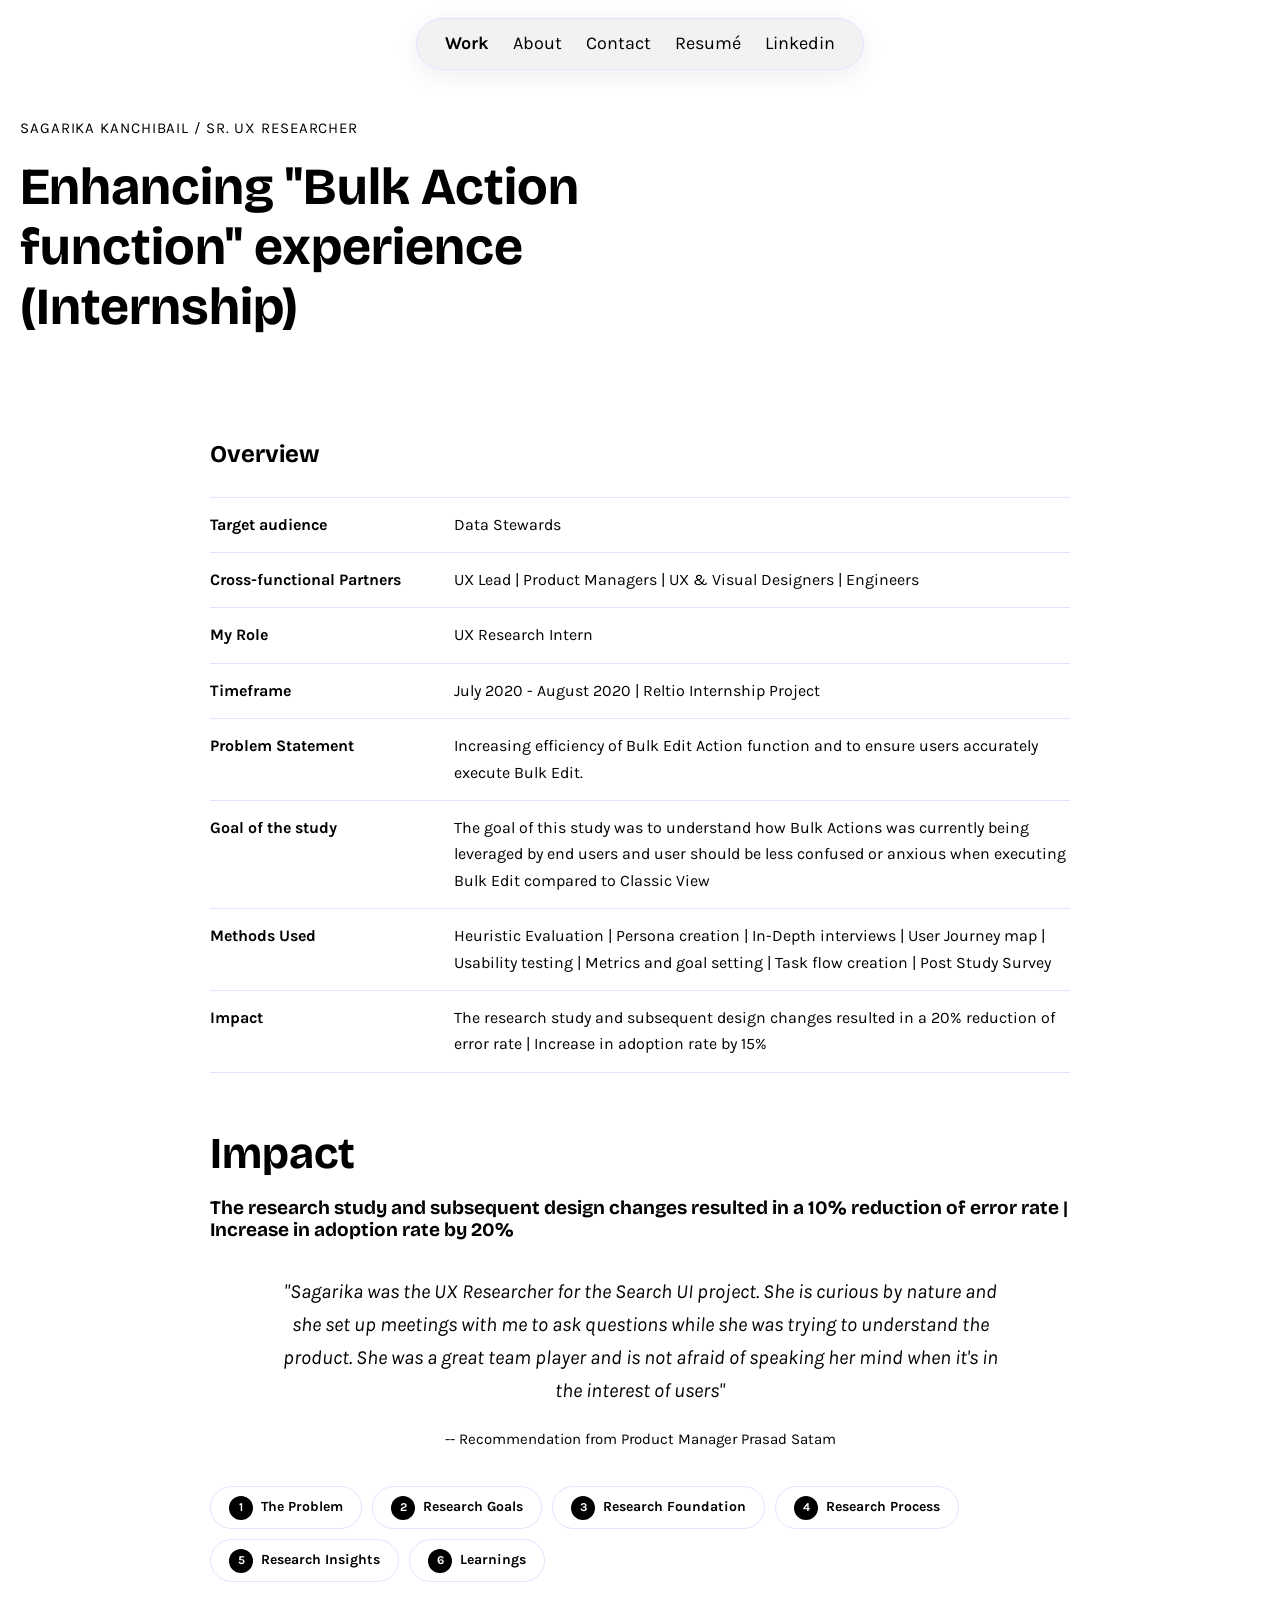
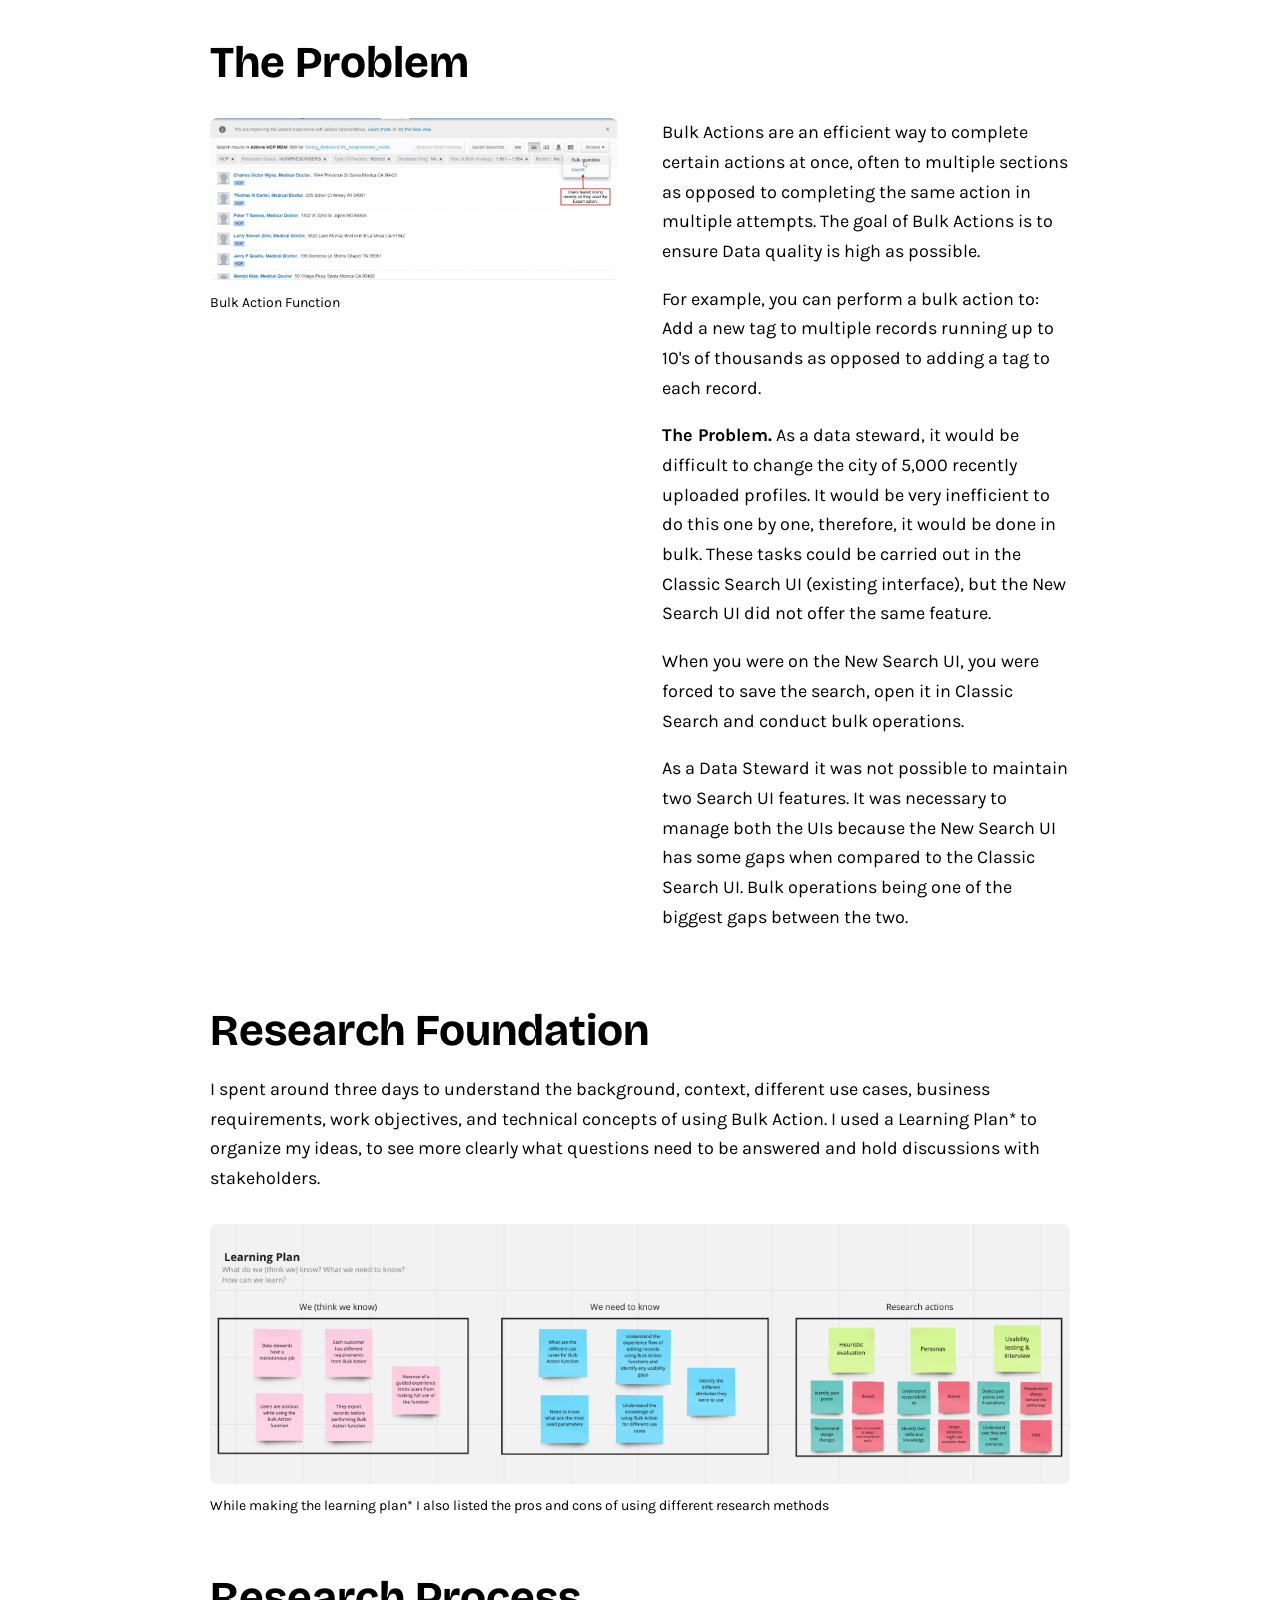
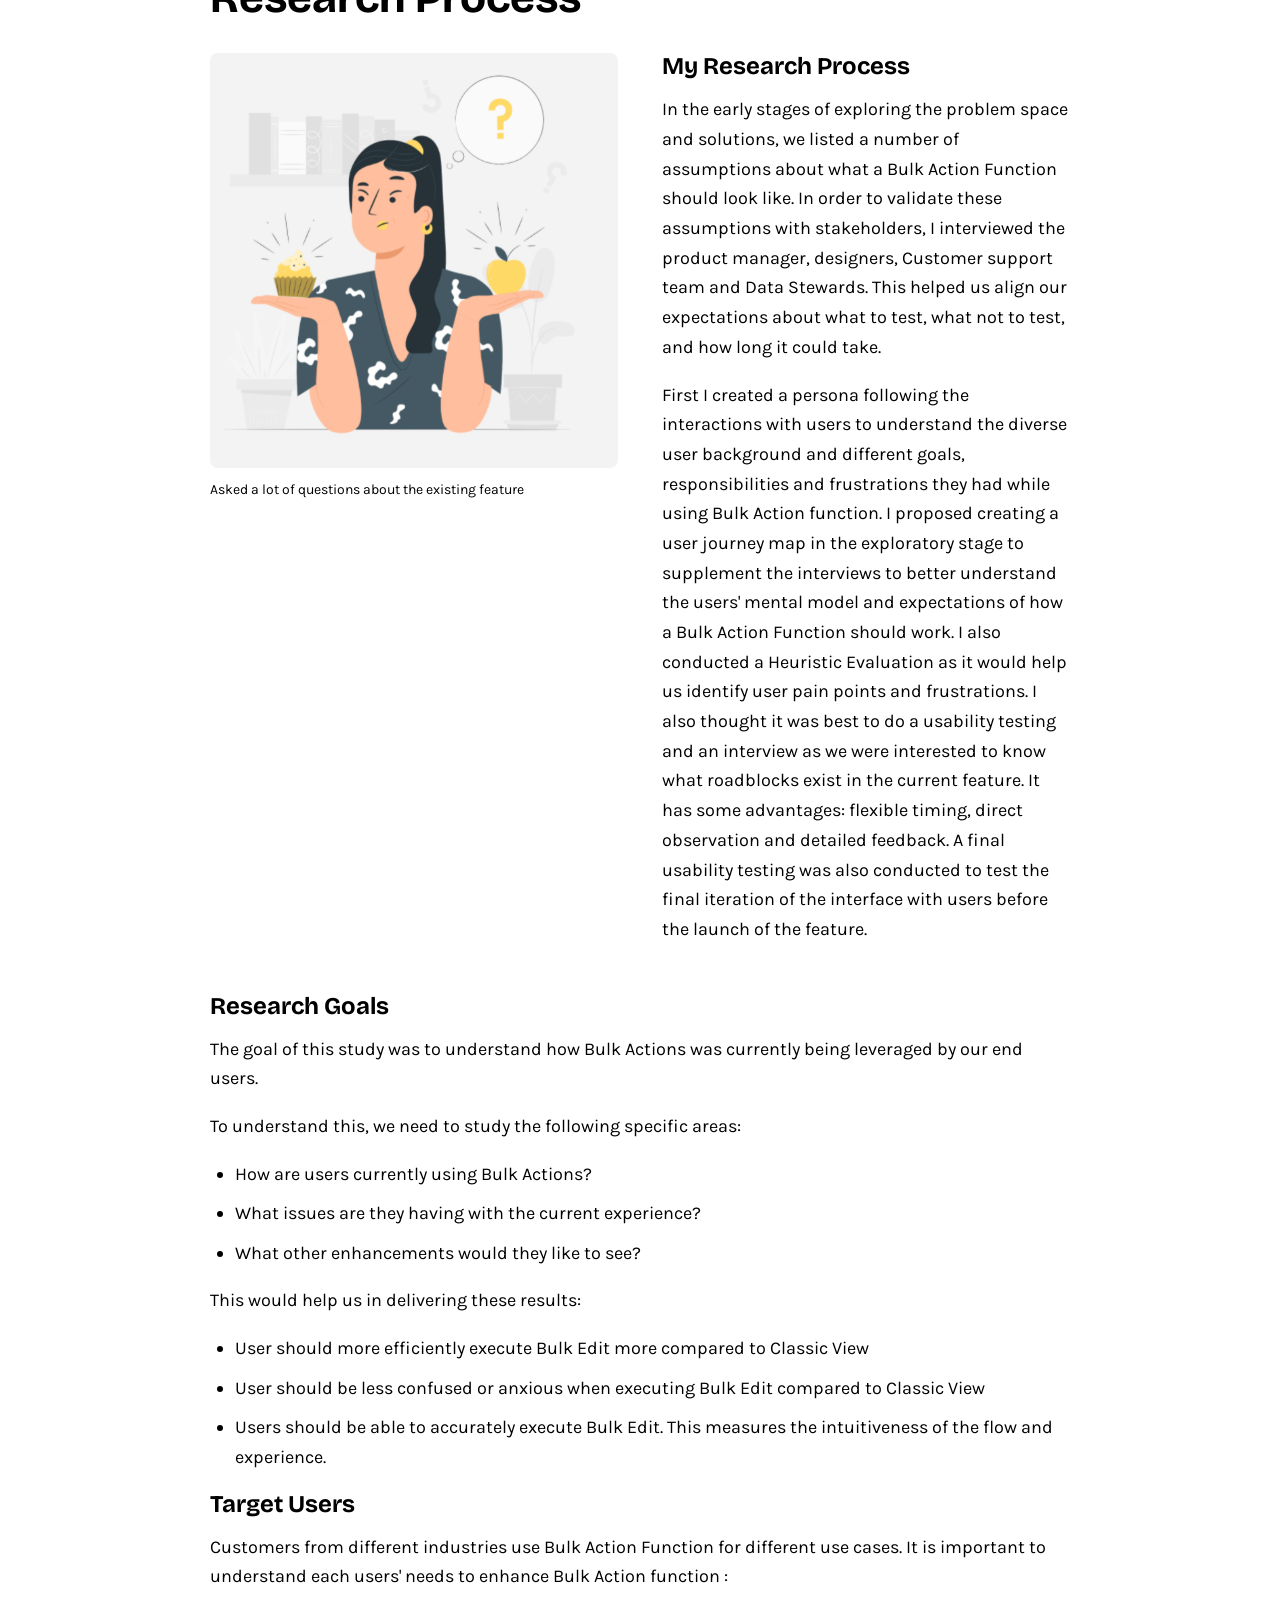
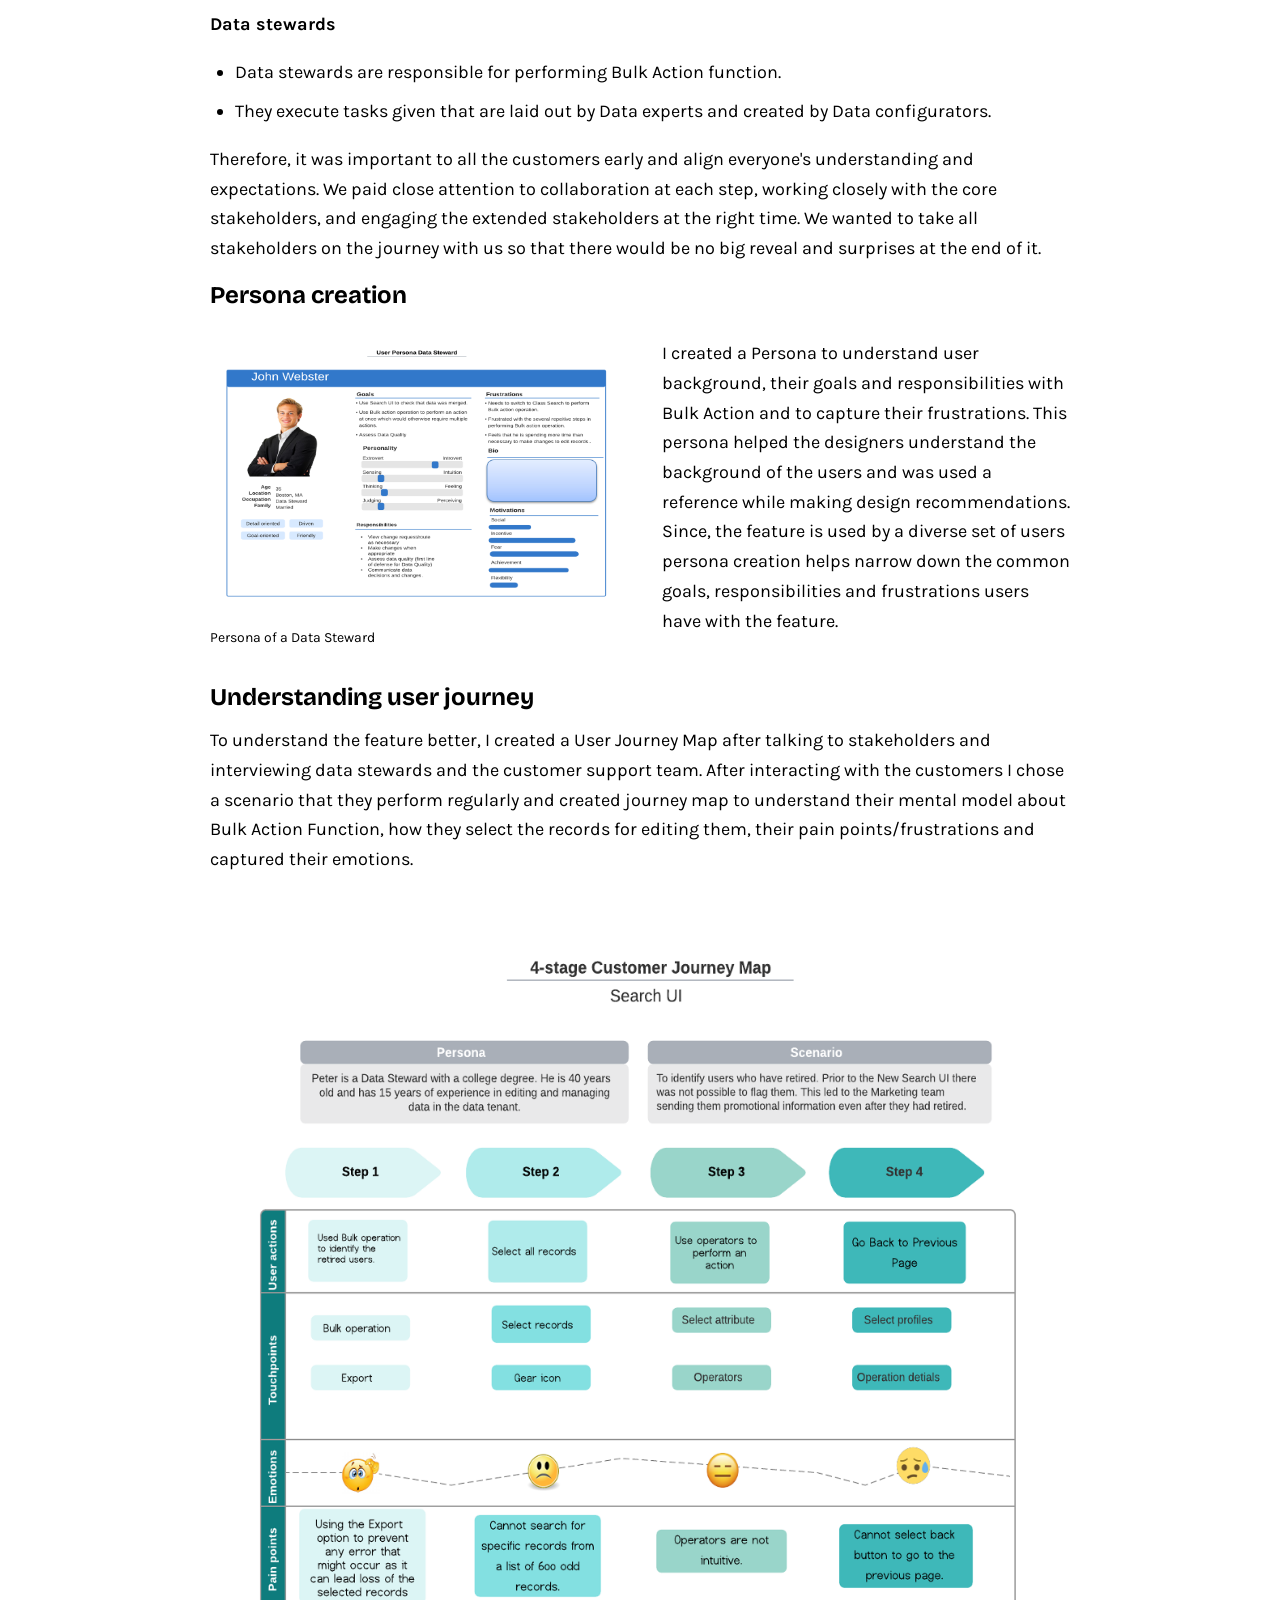
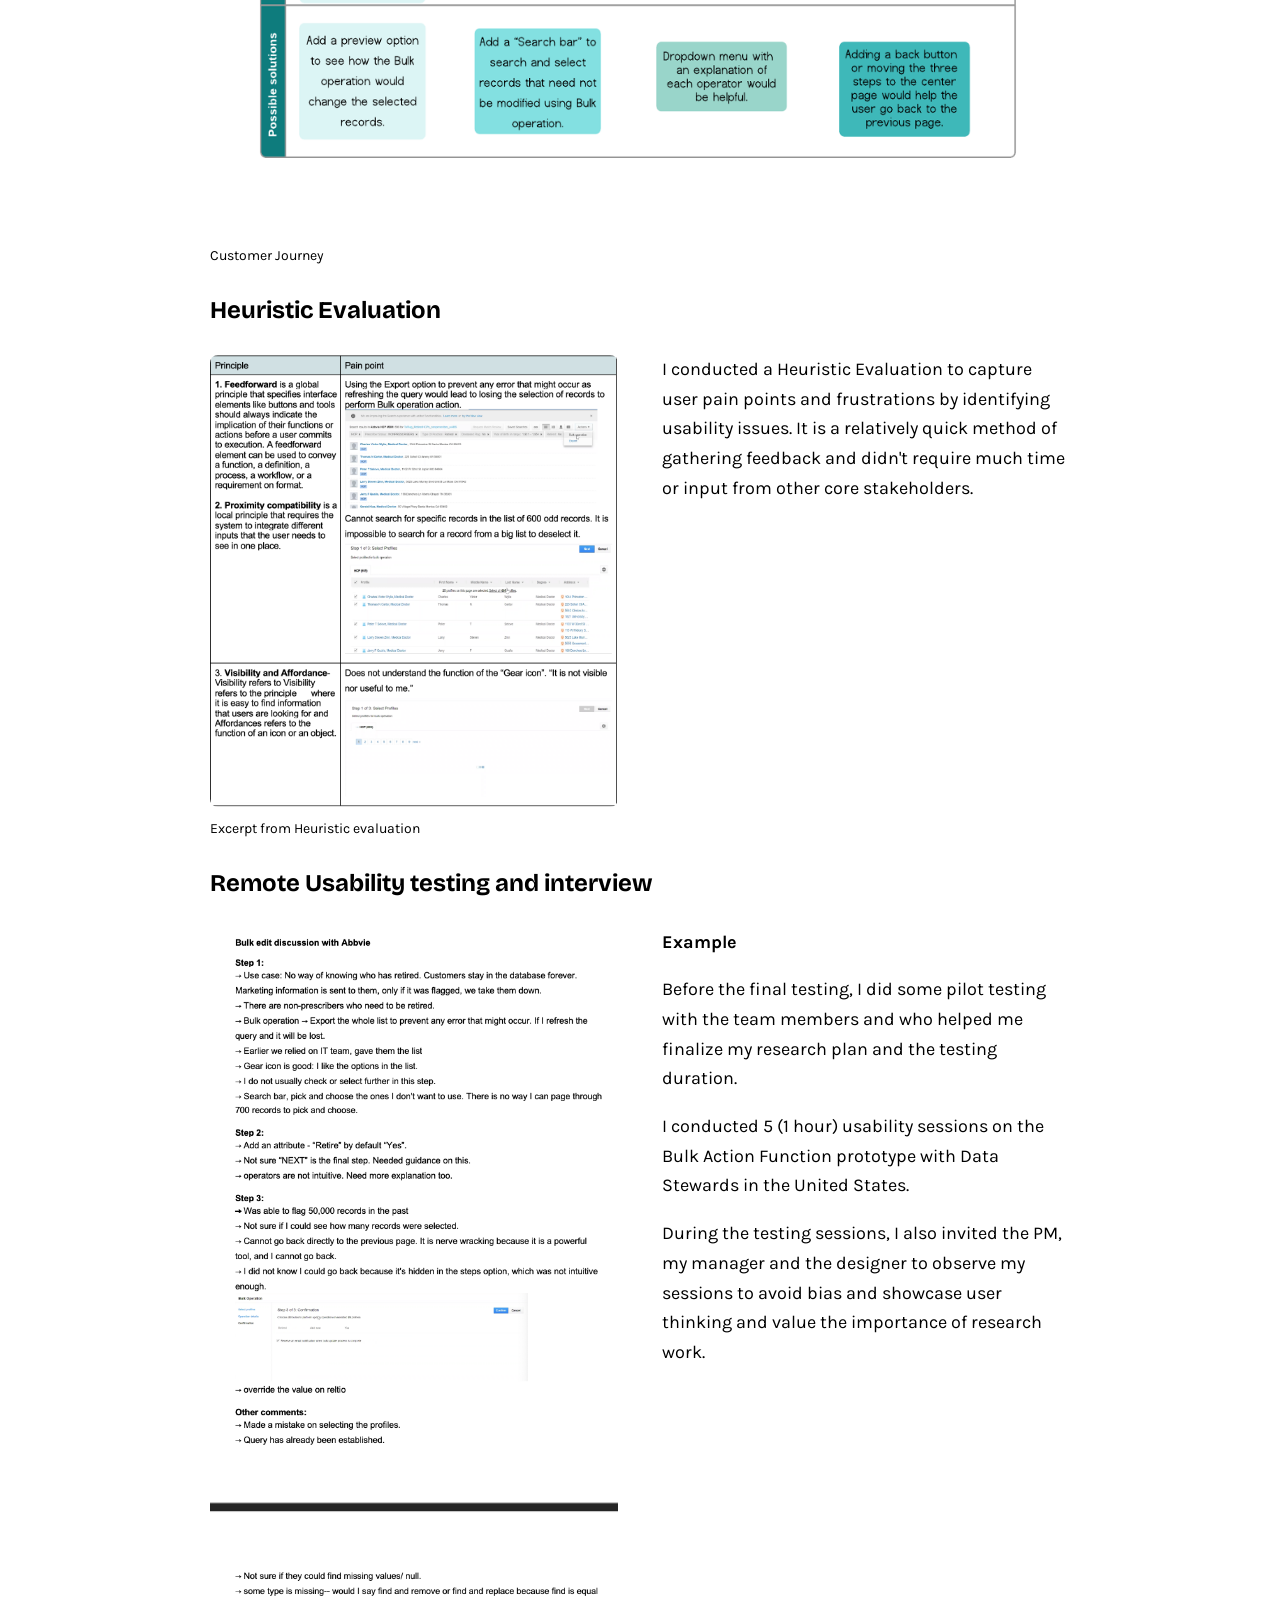
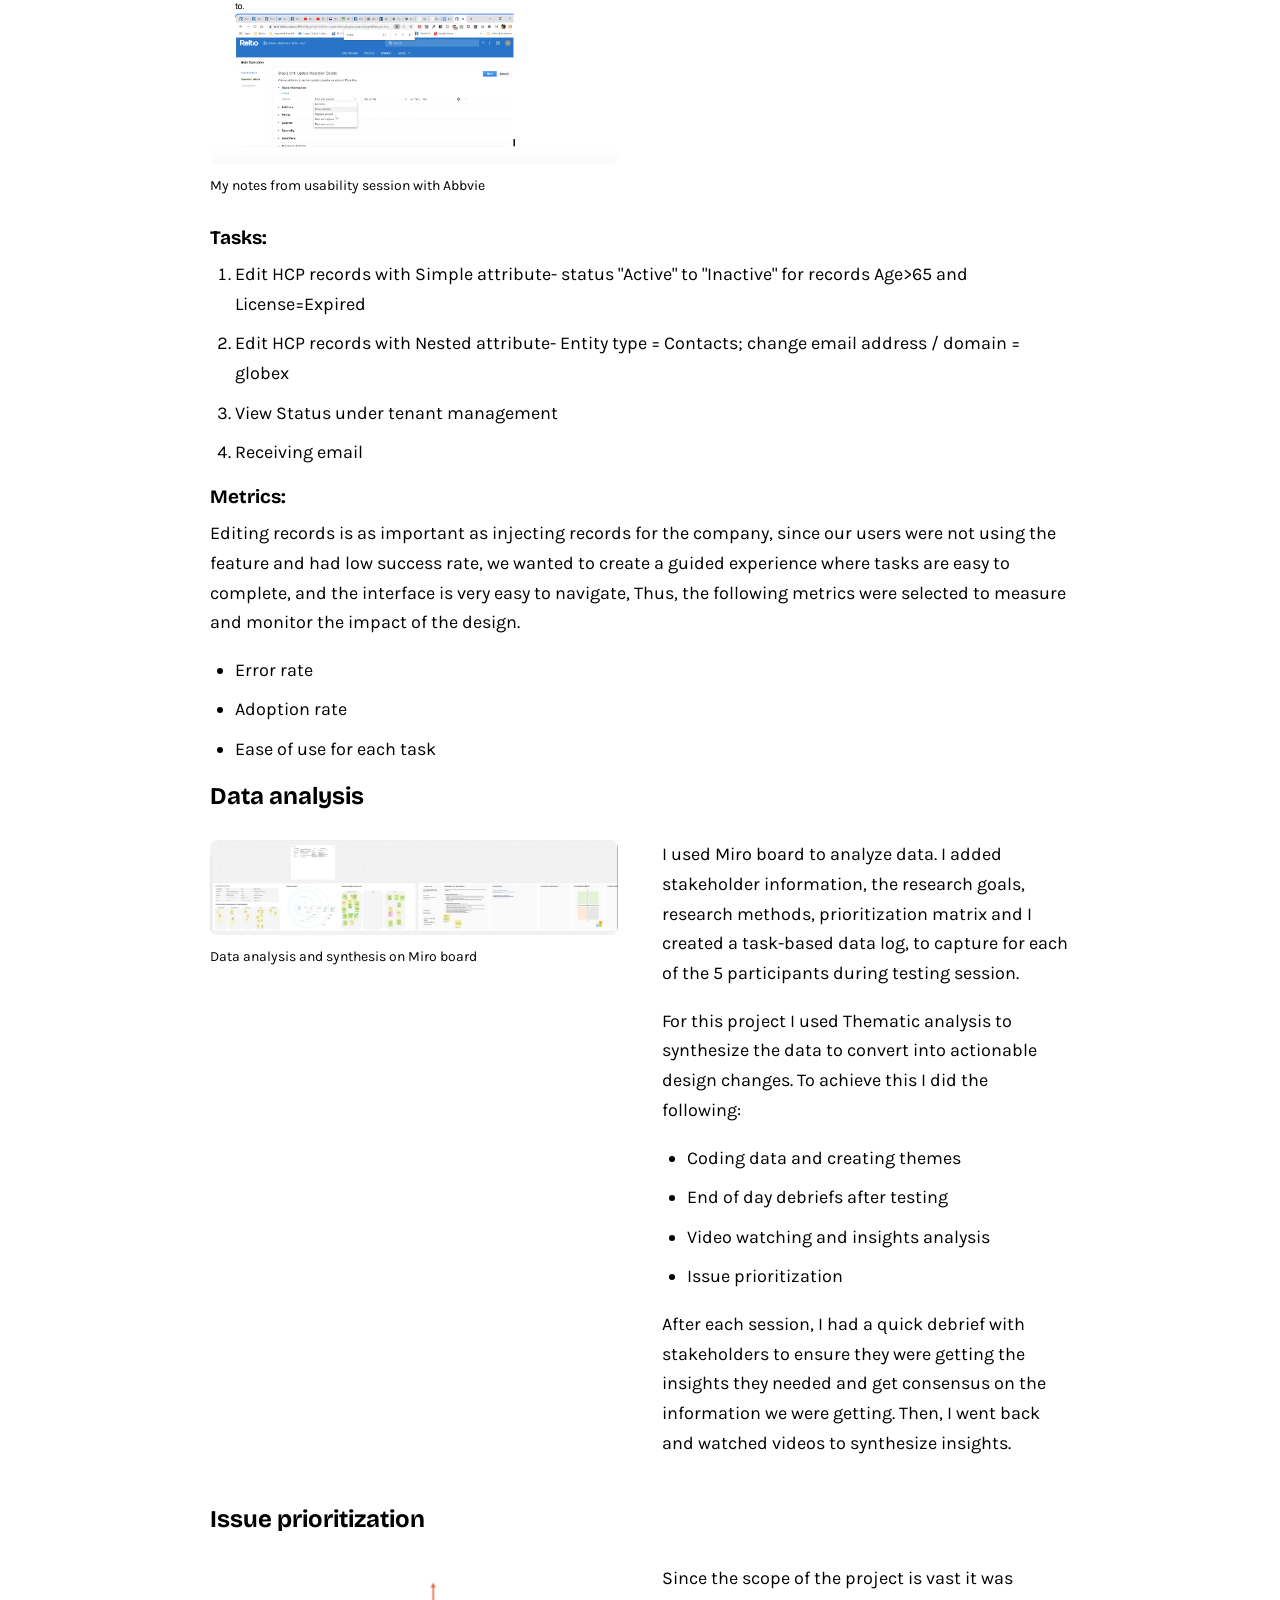
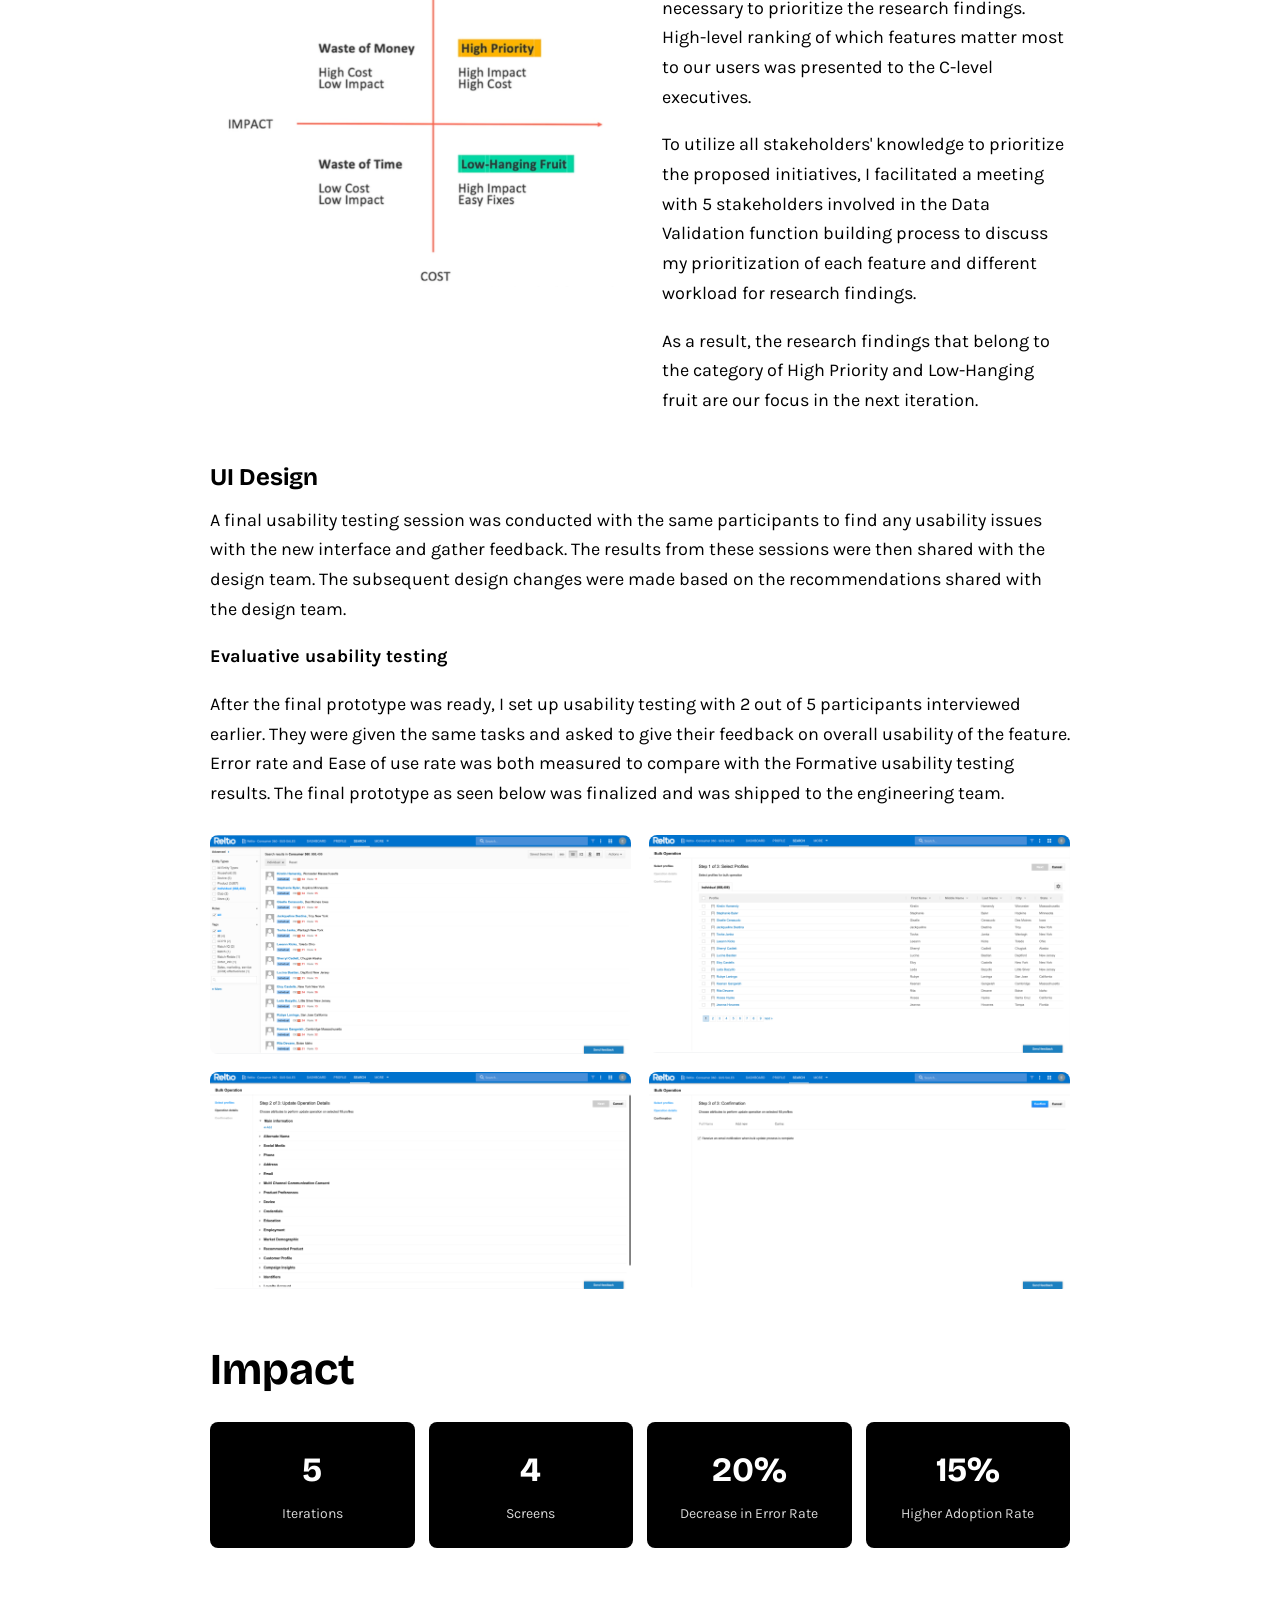
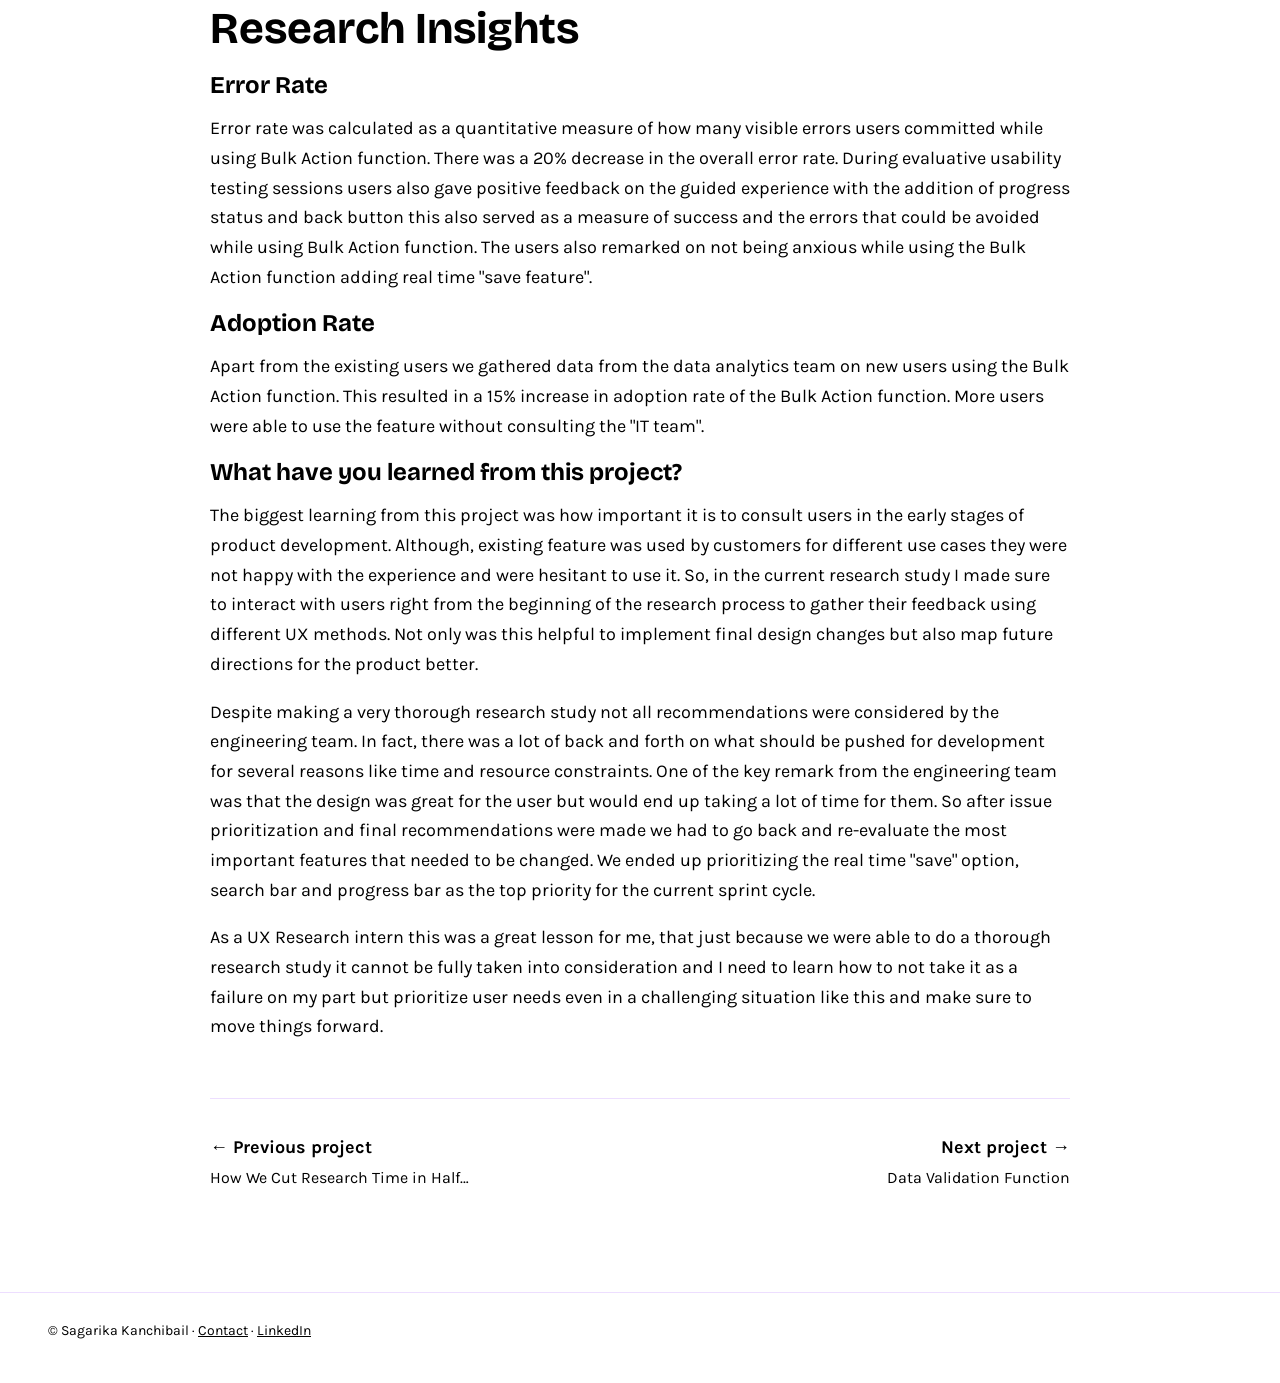
<file: projects/enhancing-bulk-actions.html>
<!DOCTYPE html>
<html lang="en">
<head>
  <meta charset="UTF-8">
  <meta name="viewport" content="width=device-width, initial-scale=1.0">
  <title>Enhancing Bulk Action Function Experience | Sagarika Kanchibail</title>
  <meta name="description" content="I'm a UX researcher. I'm passionate about creating usable digital products. I have worked with incredibly talented people across different companies.">
  <meta name="robots" content="noindex">
  <link rel="preconnect" href="https://fonts.googleapis.com">
  <link rel="preconnect" href="https://fonts.gstatic.com" crossorigin>
  <link href="https://fonts.googleapis.com/css2?family=Bricolage+Grotesque:opsz,wght@12..96,300;12..96,400;12..96,700&family=Karla:ital,wght@0,300;0,400;0,700;1,400&display=swap" rel="stylesheet">
  <link rel="stylesheet" href="../assets/css/style.css">
</head>
<body>

  <div class="nav-shell">
    <nav class="pillnav" aria-label="Main navigation">
      <a href="../index.html" class="active">Work</a>
      <a href="../about.html">About</a>
      <a href="../contact.html">Contact</a>
      <a href="../assets/files/Sagarika_Kanchibail_Resume.pdf" target="_blank" rel="noopener">Resumé</a>
      <a href="https://www.linkedin.com/in/sagarikakanchibail/" target="_blank" rel="noopener">Linkedin</a>
    </nav>
  </div>

  <header class="wrap case-hero">
    <p class="byline">Sagarika Kanchibail / Sr. UX Researcher</p>
    <h1>Enhancing "Bulk Action function" experience (Internship)</h1>
  </header>

  <main class="wrap case-body narrow">

    <section>
      <h3>Overview</h3>
      <dl class="glance">
        <div class="glance-row"><dt>Target audience</dt><dd>Data Stewards</dd></div>
        <div class="glance-row"><dt>Cross-functional Partners</dt><dd>UX Lead | Product Managers | UX &amp; Visual Designers | Engineers</dd></div>
        <div class="glance-row"><dt>My Role</dt><dd>UX Research Intern</dd></div>
        <div class="glance-row"><dt>Timeframe</dt><dd>July 2020 - August 2020 | Reltio Internship Project</dd></div>
        <div class="glance-row"><dt>Problem Statement</dt><dd>Increasing efficiency of Bulk Edit Action function and to ensure users accurately execute Bulk Edit.</dd></div>
        <div class="glance-row"><dt>Goal of the study</dt><dd>The goal of this study was to understand how Bulk Actions was currently being leveraged by end users and user should be less confused or anxious when executing Bulk Edit compared to Classic View</dd></div>
        <div class="glance-row"><dt>Methods Used</dt><dd>Heuristic Evaluation | Persona creation | In-Depth interviews | User Journey map | Usability testing | Metrics and goal setting | Task flow creation | Post Study Survey</dd></div>
        <div class="glance-row"><dt>Impact</dt><dd>The research study and subsequent design changes resulted in a 20% reduction of error rate | Increase in adoption rate by 15%</dd></div>
      </dl>
    </section>

    <section>
      <h1>Impact</h1>
      <h4>The research study and subsequent design changes resulted in a 10% reduction of error rate | Increase in adoption rate by 20%</h4>
      <div class="testimonial">
        <p>"Sagarika was the UX Researcher for the Search UI project. She is curious by nature and she set up meetings with me to ask questions while she was trying to understand the product. She was a great team player and is not afraid of speaking her mind when it's in the interest of users"</p>
        <p class="attr">-- Recommendation from Product Manager Prasad Satam</p>
      </div>
      <div class="steps">
        <span class="step"><span class="n">1</span>The Problem</span>
        <span class="step"><span class="n">2</span>Research Goals</span>
        <span class="step"><span class="n">3</span>Research Foundation</span>
        <span class="step"><span class="n">4</span>Research Process</span>
        <span class="step"><span class="n">5</span>Research Insights</span>
        <span class="step"><span class="n">6</span>Learnings</span>
      </div>
    </section>

    <section>
      <h1>The Problem</h1>
      <div class="twocol">
        <figure class="figure">
          <img src="../assets/images/p5-bulk/p5-problem.png" alt="Screenshot of the Reltio Classic Search UI with Bulk action dropdown">
          <figcaption>Bulk Action Function</figcaption>
        </figure>
        <div>
          <p>Bulk Actions are an efficient way to complete certain actions at once, often to multiple sections as opposed to completing the same action in multiple attempts. The goal of Bulk Actions is to ensure Data quality is high as possible.</p>
          <p>For example, you can perform a bulk action to: Add a new tag to multiple records running up to 10's of thousands as opposed to adding a tag to each record.</p>
          <p><strong>The Problem.</strong> As a data steward, it would be difficult to change the city of 5,000 recently uploaded profiles. It would be very inefficient to do this one by one, therefore, it would be done in bulk. These tasks could be carried out in the Classic Search UI (existing interface), but the New Search UI did not offer the same feature.</p>
          <p>When you were on the New Search UI, you were forced to save the search, open it in Classic Search and conduct bulk operations.</p>
          <p>As a Data Steward it was not possible to maintain two Search UI features. It was necessary to manage both the UIs because the New Search UI has some gaps when compared to the Classic Search UI. Bulk operations being one of the biggest gaps between the two.</p>
        </div>
      </div>
    </section>

    <section>
      <h1>Research Foundation</h1>
      <p>I spent around three days to understand the background, context, different use cases, business requirements, work objectives, and technical concepts of using Bulk Action. I used a Learning Plan* to organize my ideas, to see more clearly what questions need to be answered and hold discussions with stakeholders.</p>
      <figure class="figure">
        <img src="../assets/images/p5-bulk/p5-learning-plan.png" alt="Learning Plan whiteboard photo with sticky notes in three columns">
        <figcaption>While making the learning plan* I also listed the pros and cons of using different research methods</figcaption>
      </figure>
    </section>

    <section>
      <h1>Research Process</h1>
      <div class="twocol">
        <figure class="figure">
          <img src="../assets/images/p5-bulk/p5-questions.png" alt="Illustration of a woman weighing options">
          <figcaption>Asked a lot of questions about the existing feature</figcaption>
        </figure>
        <div>
          <h3>My Research Process</h3>
          <p>In the early stages of exploring the problem space and solutions, we listed a number of assumptions about what a Bulk Action Function should look like. In order to validate these assumptions with stakeholders, I interviewed the product manager, designers, Customer support team and Data Stewards. This helped us align our expectations about what to test, what not to test, and how long it could take.</p>
          <p>First I created a persona following the interactions with users to understand the diverse user background and different goals, responsibilities and frustrations they had while using Bulk Action function. I proposed creating a user journey map in the exploratory stage to supplement the interviews to better understand the users' mental model and expectations of how a Bulk Action Function should work. I also conducted a Heuristic Evaluation as it would help us identify user pain points and frustrations. I also thought it was best to do a usability testing and an interview as we were interested to know what roadblocks exist in the current feature. It has some advantages: flexible timing, direct observation and detailed feedback. A final usability testing was also conducted to test the final iteration of the interface with users before the launch of the feature.</p>
        </div>
      </div>

      <h3>Research Goals</h3>
      <p>The goal of this study was to understand how Bulk Actions was currently being leveraged by our end users.</p>
      <p>To understand this, we need to study the following specific areas:</p>
      <ul>
        <li>How are users currently using Bulk Actions?</li>
        <li>What issues are they having with the current experience?</li>
        <li>What other enhancements would they like to see?</li>
      </ul>
      <p>This would help us in delivering these results:</p>
      <ul>
        <li>User should more efficiently execute Bulk Edit more compared to Classic View</li>
        <li>User should be less confused or anxious when executing Bulk Edit compared to Classic View</li>
        <li>Users should be able to accurately execute Bulk Edit. This measures the intuitiveness of the flow and experience.</li>
      </ul>

      <h3>Target Users</h3>
      <p>Customers from different industries use Bulk Action Function for different use cases. It is important to understand each users' needs to enhance Bulk Action function :</p>
      <p><strong>Data stewards</strong></p>
      <ul>
        <li>Data stewards are responsible for performing Bulk Action function.</li>
        <li>They execute tasks given that are laid out by Data experts and created by Data configurators.</li>
      </ul>
      <p>Therefore, it was important to all the customers early and align everyone's understanding and expectations. We paid close attention to collaboration at each step, working closely with the core stakeholders, and engaging the extended stakeholders at the right time. We wanted to take all stakeholders on the journey with us so that there would be no big reveal and surprises at the end of it.</p>

      <h3>Persona creation</h3>
      <div class="twocol">
        <figure class="figure">
          <img src="../assets/images/p5-bulk/p5-persona.png" alt="Persona card of John Webster, Data Steward">
          <figcaption>Persona of a Data Steward</figcaption>
        </figure>
        <div>
          <p>I created a Persona to understand user background, their goals and responsibilities with Bulk Action and to capture their frustrations. This persona helped the designers understand the background of the users and was used a reference while making design recommendations. Since, the feature is used by a diverse set of users persona creation helps narrow down the common goals, responsibilities and frustrations users have with the feature.</p>
        </div>
      </div>

      <h3>Understanding user journey</h3>
      <p>To understand the feature better, I created a User Journey Map after talking to stakeholders and interviewing data stewards and the customer support team. After interacting with the customers I chose a scenario that they perform regularly and created journey map to understand their mental model about Bulk Action Function, how they select the records for editing them, their pain points/frustrations and captured their emotions.</p>
      <figure class="figure">
        <img src="../assets/images/p5-bulk/p5-journey.png" alt="Customer journey map with 4 stages, emotion curve and pain points">
        <figcaption>Customer Journey</figcaption>
      </figure>

      <h3>Heuristic Evaluation</h3>
      <div class="twocol">
        <figure class="figure">
          <img src="../assets/images/p5-bulk/p5-heuristic.png" alt="Heuristic evaluation table mapping usability principles to pain points">
          <figcaption>Excerpt from Heuristic evaluation</figcaption>
        </figure>
        <div>
          <p>I conducted a Heuristic Evaluation to capture user pain points and frustrations by identifying usability issues. It is a relatively quick method of gathering feedback and didn't require much time or input from other core stakeholders.</p>
        </div>
      </div>

      <h3>Remote Usability testing and interview</h3>
      <div class="twocol">
        <figure class="figure">
          <img src="../assets/images/p5-bulk/p5-notes.png" alt="Typed notes from a usability session with Abbvie">
          <figcaption>My notes from usability session with Abbvie</figcaption>
        </figure>
        <div>
          <p><strong>Example</strong></p>
          <p>Before the final testing, I did some pilot testing with the team members and who helped me finalize my research plan and the testing duration.</p>
          <p>I conducted 5 (1 hour) usability sessions on the Bulk Action Function prototype with Data Stewards in the United States.</p>
          <p>During the testing sessions, I also invited the PM, my manager and the designer to observe my sessions to avoid bias and showcase user thinking and value the importance of research work.</p>
        </div>
      </div>
      <h4>Tasks:</h4>
      <ol>
        <li>Edit HCP records with Simple attribute- status "Active" to "Inactive" for records Age&gt;65 and License=Expired</li>
        <li>Edit HCP records with Nested attribute- Entity type = Contacts; change email address / domain = globex</li>
        <li>View Status under tenant management</li>
        <li>Receiving email</li>
      </ol>
      <h4>Metrics:</h4>
      <p>Editing records is as important as injecting records for the company, since our users were not using the feature and had low success rate, we wanted to create a guided experience where tasks are easy to complete, and the interface is very easy to navigate, Thus, the following metrics were selected to measure and monitor the impact of the design.</p>
      <ul>
        <li>Error rate</li>
        <li>Adoption rate</li>
        <li>Ease of use for each task</li>
      </ul>

      <h3>Data analysis</h3>
      <div class="twocol">
        <figure class="figure">
          <img src="../assets/images/p5-bulk/p5-miro.png" alt="Miro board with sticky notes, affinity clusters and prioritization matrix">
          <figcaption>Data analysis and synthesis on Miro board</figcaption>
        </figure>
        <div>
          <p>I used Miro board to analyze data. I added stakeholder information, the research goals, research methods, prioritization matrix and I created a task-based data log, to capture for each of the 5 participants during testing session.</p>
          <p>For this project I used Thematic analysis to synthesize the data to convert into actionable design changes. To achieve this I did the following:</p>
          <ul>
            <li>Coding data and creating themes</li>
            <li>End of day debriefs after testing</li>
            <li>Video watching and insights analysis</li>
            <li>Issue prioritization</li>
          </ul>
          <p>After each session, I had a quick debrief with stakeholders to ensure they were getting the insights they needed and get consensus on the information we were getting. Then, I went back and watched videos to synthesize insights.</p>
        </div>
      </div>

      <h3>Issue prioritization</h3>
      <div class="twocol">
        <figure class="figure">
          <img src="../assets/images/p5-bulk/p5-matrix.png" alt="Impact versus Cost 2x2 prioritization matrix">
        </figure>
        <div>
          <p>Since the scope of the project is vast it was necessary to prioritize the research findings. High-level ranking of which features matter most to our users was presented to the C-level executives.</p>
          <p>To utilize all stakeholders' knowledge to prioritize the proposed initiatives, I facilitated a meeting with 5 stakeholders involved in the Data Validation function building process to discuss my prioritization of each feature and different workload for research findings.</p>
          <p>As a result, the research findings that belong to the category of High Priority and Low-Hanging fruit are our focus in the next iteration.</p>
        </div>
      </div>

      <h3>UI Design</h3>
      <p>A final usability testing session was conducted with the same participants to find any usability issues with the new interface and gather feedback. The results from these sessions were then shared with the design team. The subsequent design changes were made based on the recommendations shared with the design team.</p>
      <p><strong>Evaluative usability testing</strong></p>
      <p>After the final prototype was ready, I set up usability testing with 2 out of 5 participants interviewed earlier. They were given the same tasks and asked to give their feedback on overall usability of the feature. Error rate and Ease of use rate was both measured to compare with the Formative usability testing results. The final prototype as seen below was finalized and was shipped to the engineering team.</p>
      <div class="gallery">
        <figure class="figure"><img src="../assets/images/p5-bulk/p5-ui-1.png" alt="Reltio Search page with HCP search results list"></figure>
        <figure class="figure"><img src="../assets/images/p5-bulk/p5-ui-2.png" alt="Bulk Operation Step 1 of 3: Select Profiles"></figure>
        <figure class="figure"><img src="../assets/images/p5-bulk/p5-ui-3.png" alt="Bulk Operation Step 2 of 3: Update Operation Details"></figure>
        <figure class="figure"><img src="../assets/images/p5-bulk/p5-ui-4.png" alt="Bulk Operation Step 3 of 3: Confirmation"></figure>
      </div>
    </section>

    <section>
      <h1>Impact</h1>
      <div class="stats">
        <div class="stat"><span class="num">5</span><span class="lbl">Iterations</span></div>
        <div class="stat"><span class="num">4</span><span class="lbl">Screens</span></div>
        <div class="stat"><span class="num">20%</span><span class="lbl">Decrease in Error Rate</span></div>
        <div class="stat"><span class="num">15%</span><span class="lbl">Higher Adoption Rate</span></div>
      </div>
    </section>

    <section>
      <h1>Research Insights</h1>
      <h3>Error Rate</h3>
      <p>Error rate was calculated as a quantitative measure of how many visible errors users committed while using Bulk Action function. There was a 20% decrease in the overall error rate. During evaluative usability testing sessions users also gave positive feedback on the guided experience with the addition of progress status and back button this also served as a measure of success and the errors that could be avoided while using Bulk Action function. The users also remarked on not being anxious while using the Bulk Action function adding real time "save feature".</p>
      <h3>Adoption Rate</h3>
      <p>Apart from the existing users we gathered data from the data analytics team on new users using the Bulk Action function. This resulted in a 15% increase in adoption rate of the Bulk Action function. More users were able to use the feature without consulting the "IT team".</p>
      <h3>What have you learned from this project?</h3>
      <p>The biggest learning from this project was how important it is to consult users in the early stages of product development. Although, existing feature was used by customers for different use cases they were not happy with the experience and were hesitant to use it. So, in the current research study I made sure to interact with users right from the beginning of the research process to gather their feedback using different UX methods. Not only was this helpful to implement final design changes but also map future directions for the product better.</p>
      <p>Despite making a very thorough research study not all recommendations were considered by the engineering team. In fact, there was a lot of back and forth on what should be pushed for development for several reasons like time and resource constraints. One of the key remark from the engineering team was that the design was great for the user but would end up taking a lot of time for them. So after issue prioritization and final recommendations were made we had to go back and re-evaluate the most important features that needed to be changed. We ended up prioritizing the real time "save" option, search bar and progress bar as the top priority for the current sprint cycle.</p>
      <p>As a UX Research intern this was a great lesson for me, that just because we were able to do a thorough research study it cannot be fully taken into consideration and I need to learn how to not take it as a failure on my part but prioritize user needs even in a challenging situation like this and make sure to move things forward.</p>
    </section>

    <nav class="pagenav" aria-label="Project navigation">
      <a class="prev" href="rolling-research.html">← Previous project<br><span style="font-weight:400;font-size:16px;">How We Cut Research Time in Half…</span></a>
      <a class="next" href="data-validation-function.html">Next project →<br><span style="font-weight:400;font-size:16px;">Data Validation Function</span></a>
    </nav>

  </main>

  <footer class="footer">
    <div class="wrap">© Sagarika Kanchibail · <a href="../contact.html">Contact</a> · <a href="https://www.linkedin.com/in/sagarikakanchibail/" target="_blank" rel="noopener">LinkedIn</a></div>
  </footer>

  <script src="../assets/js/main.js"></script>
</body>
</html>
</file>
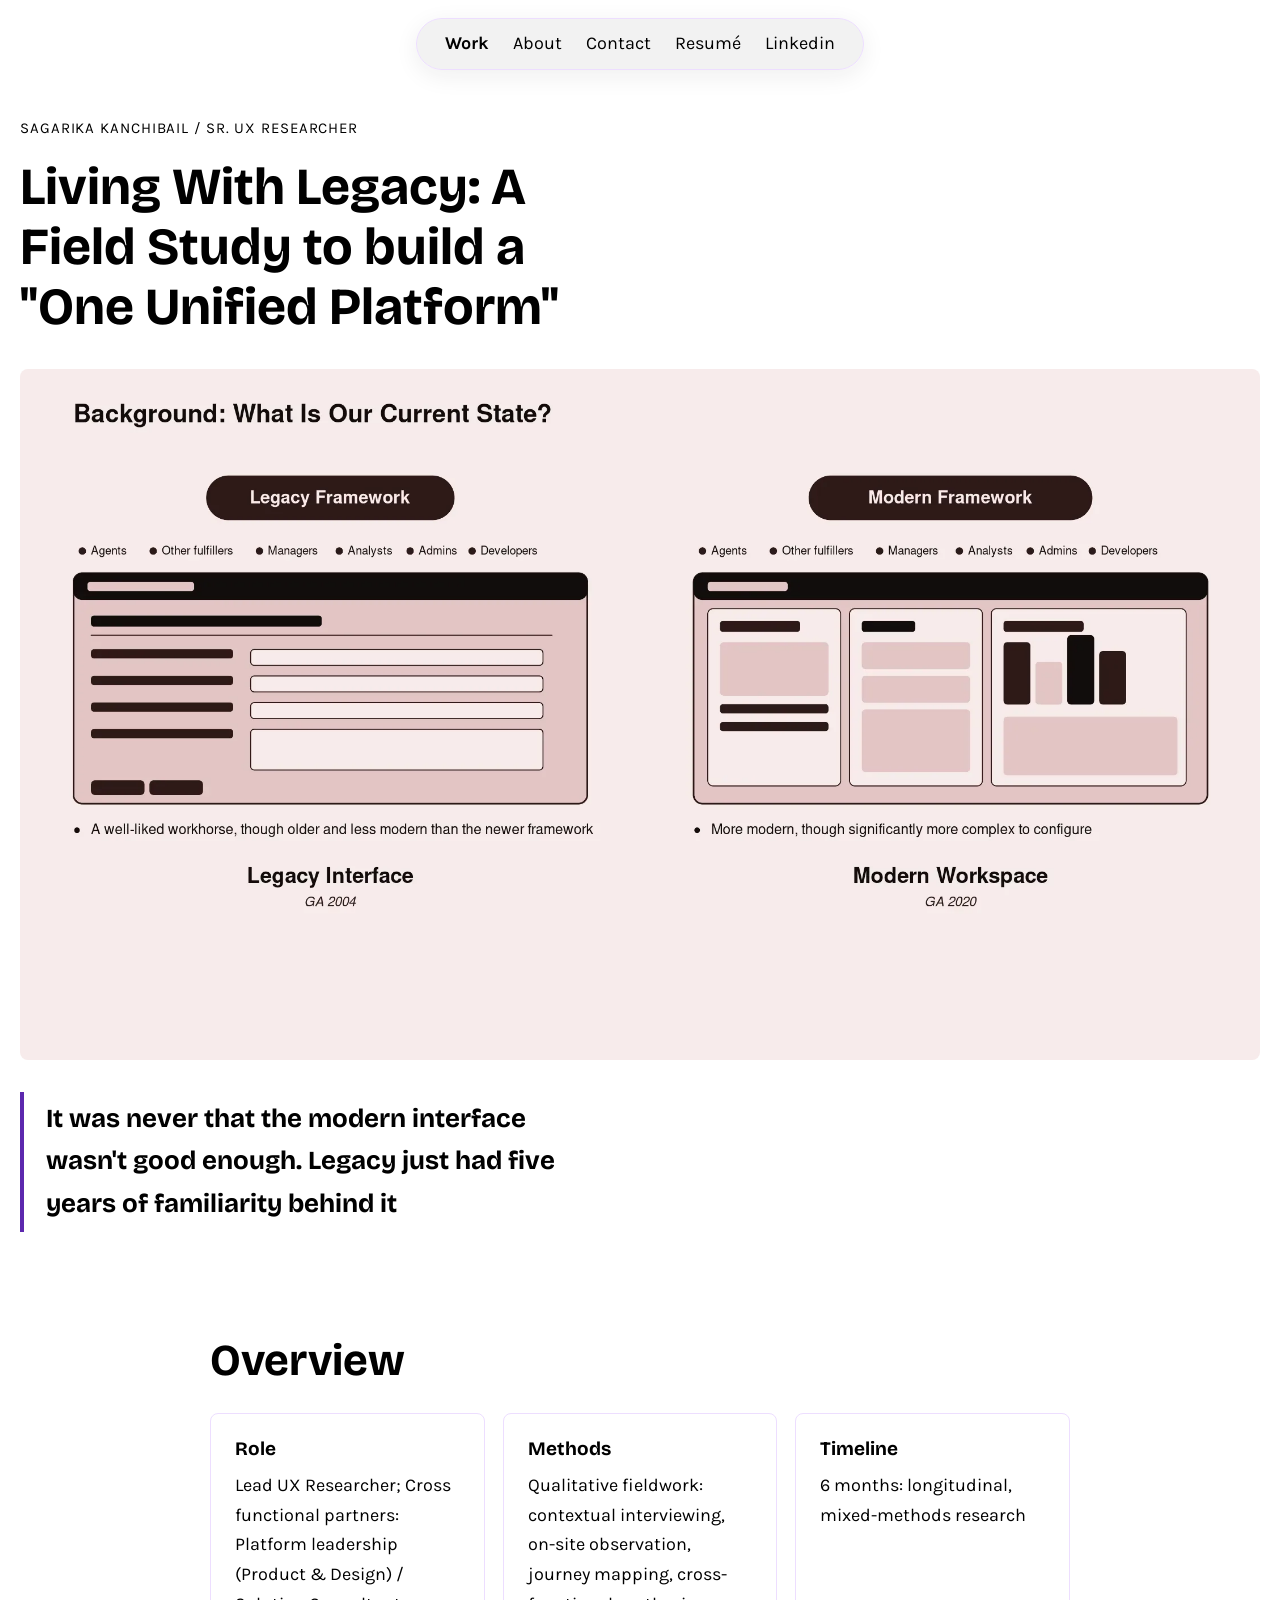
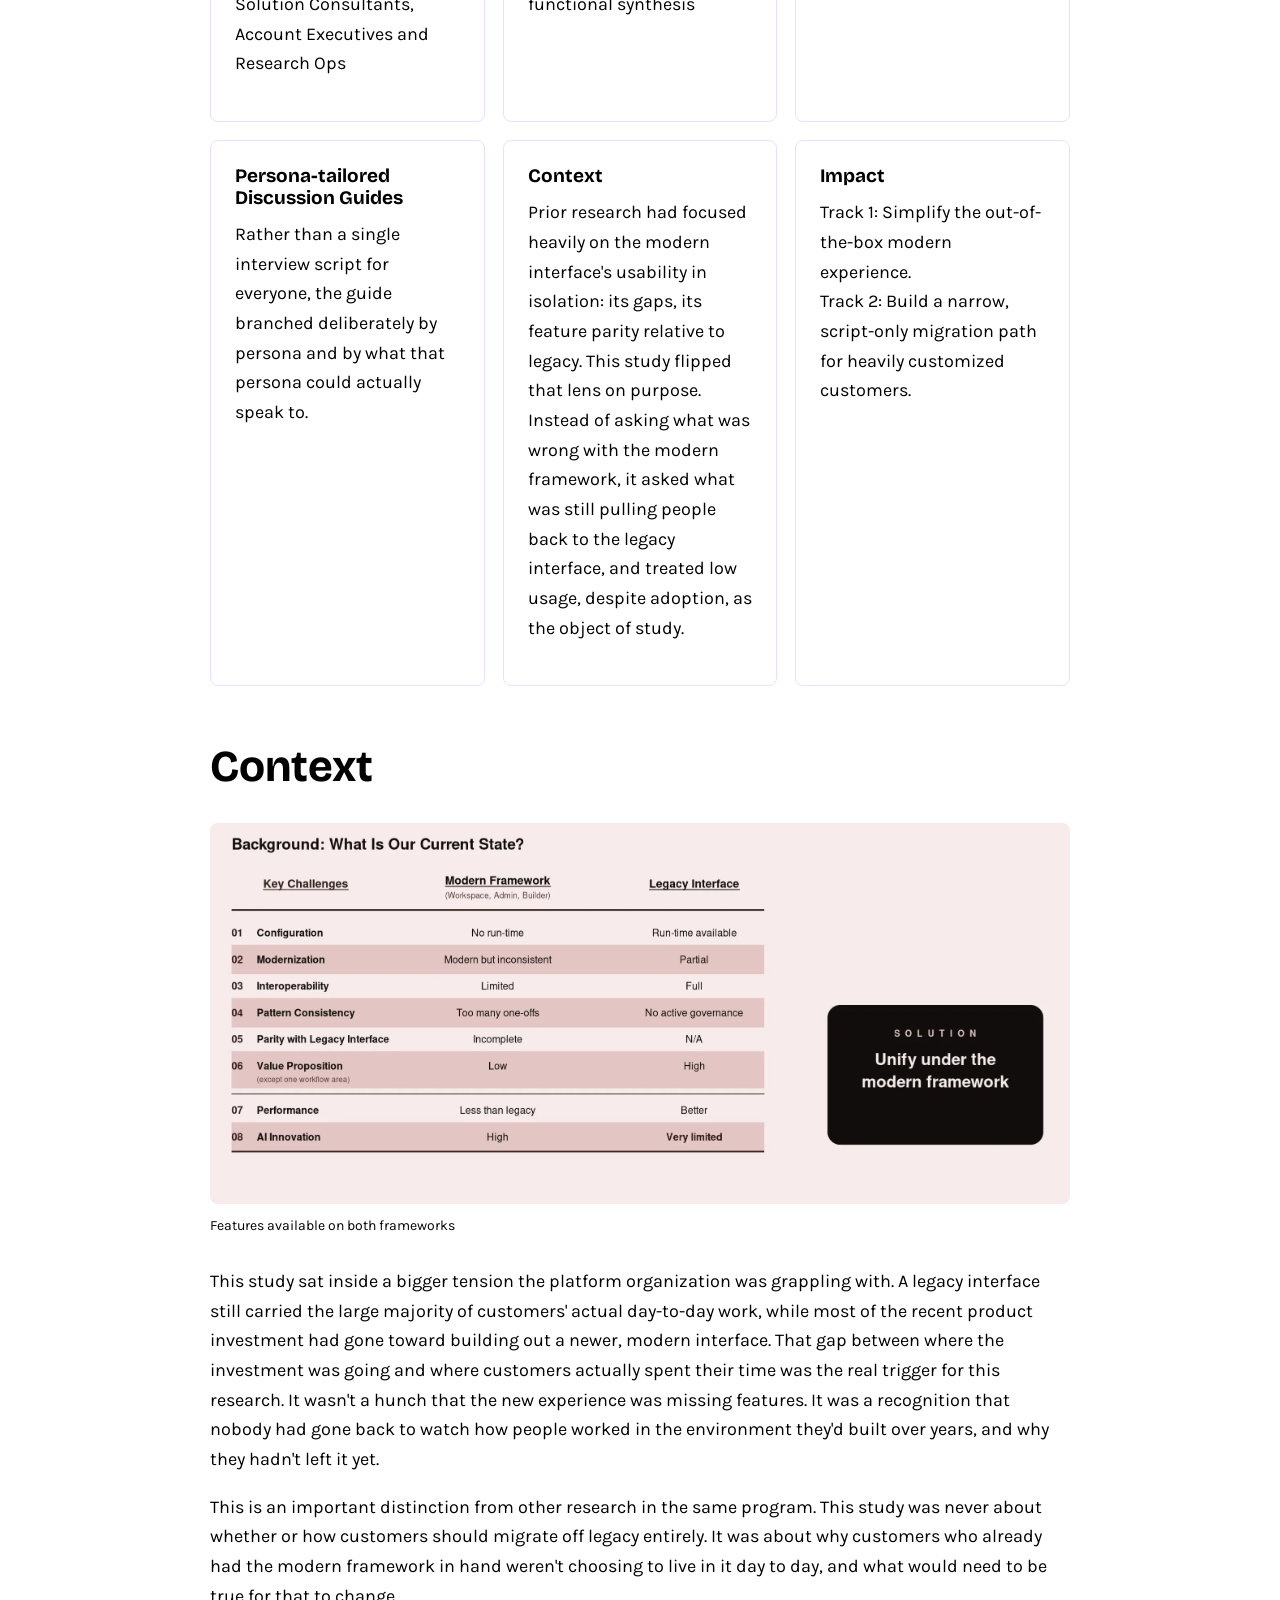
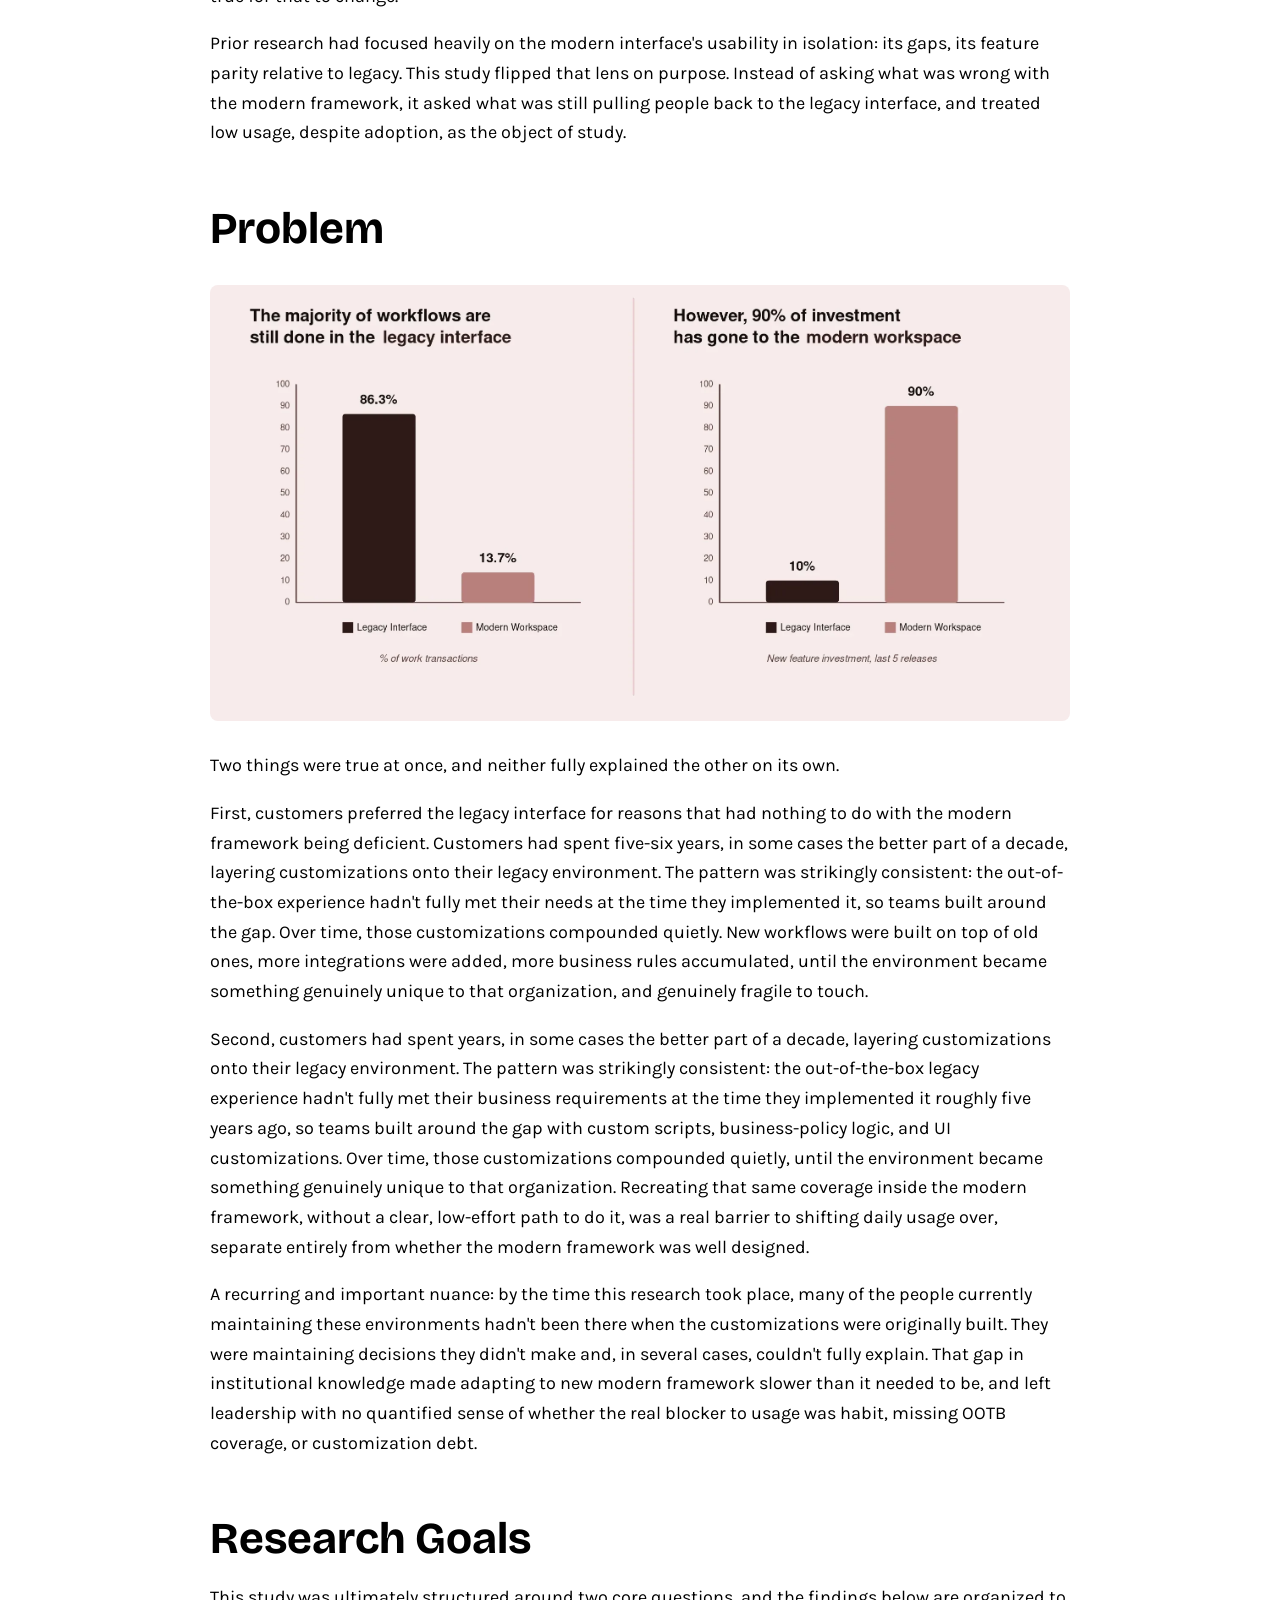
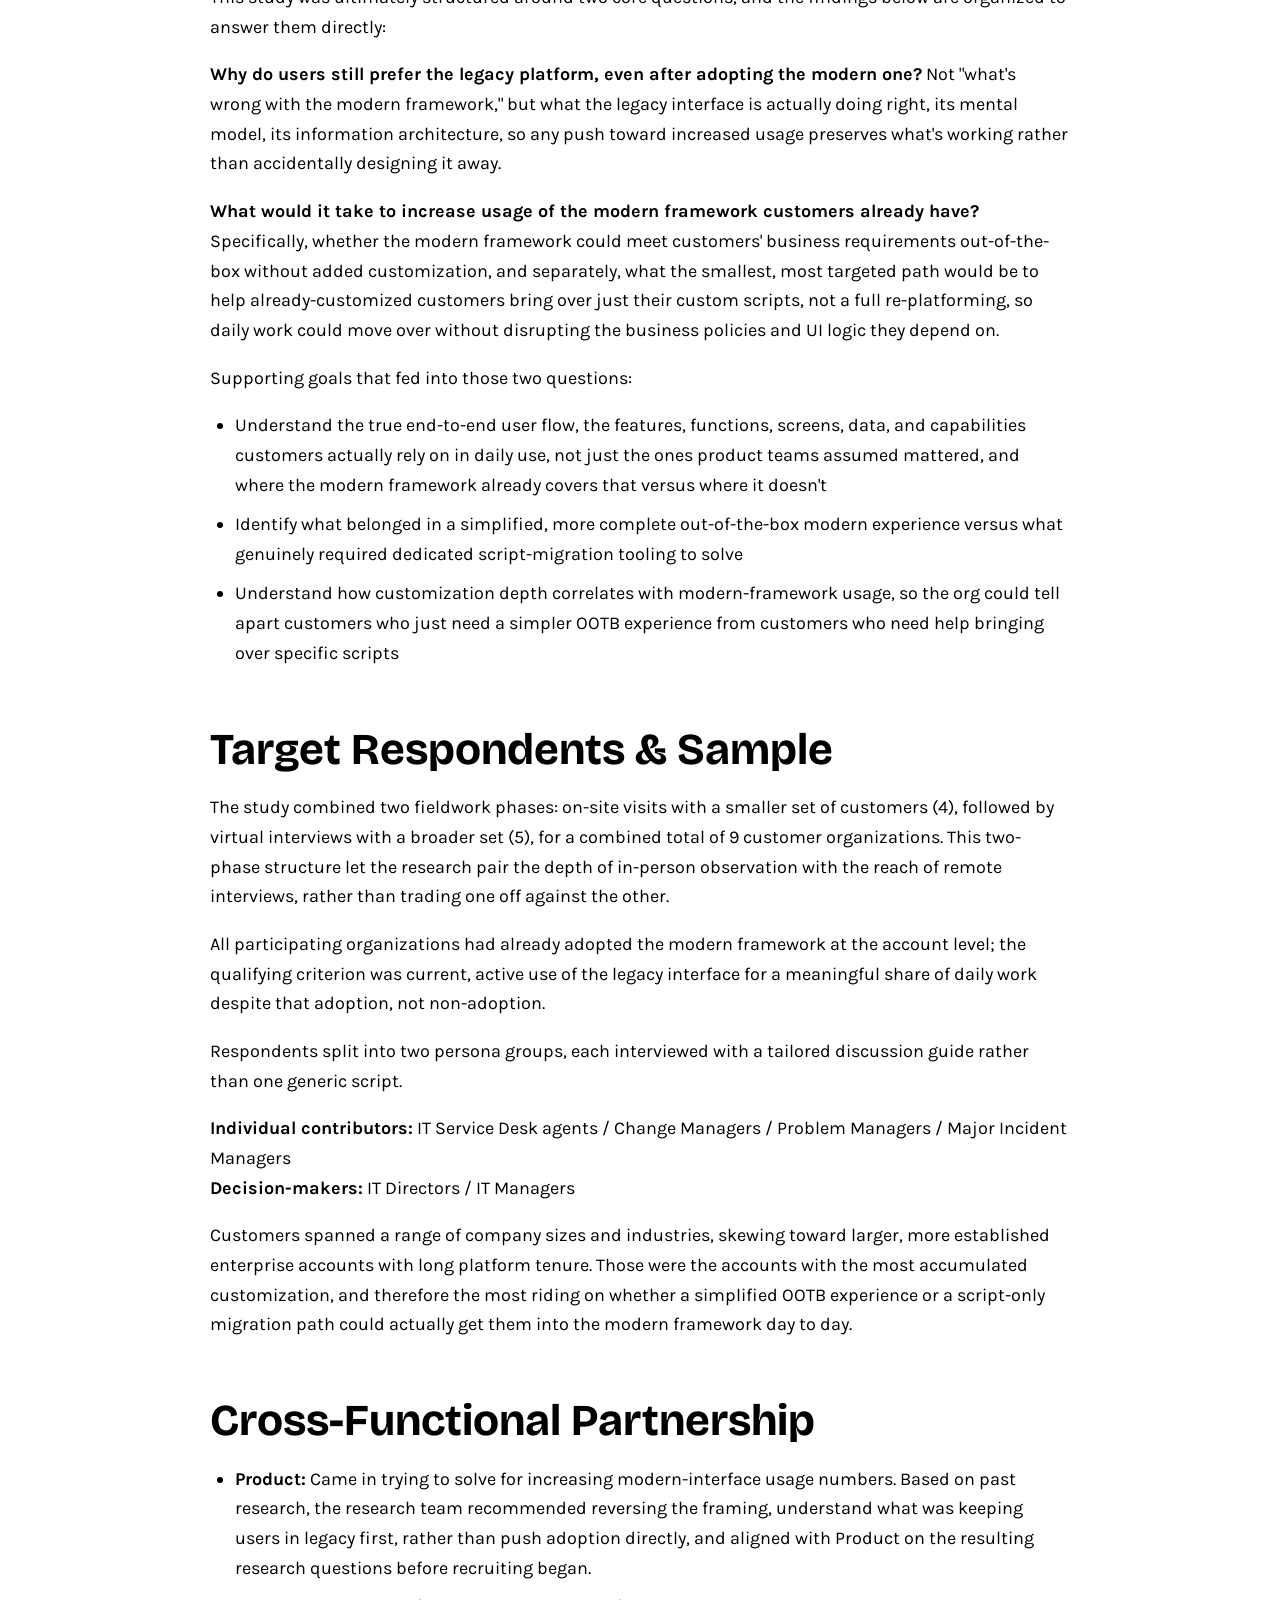
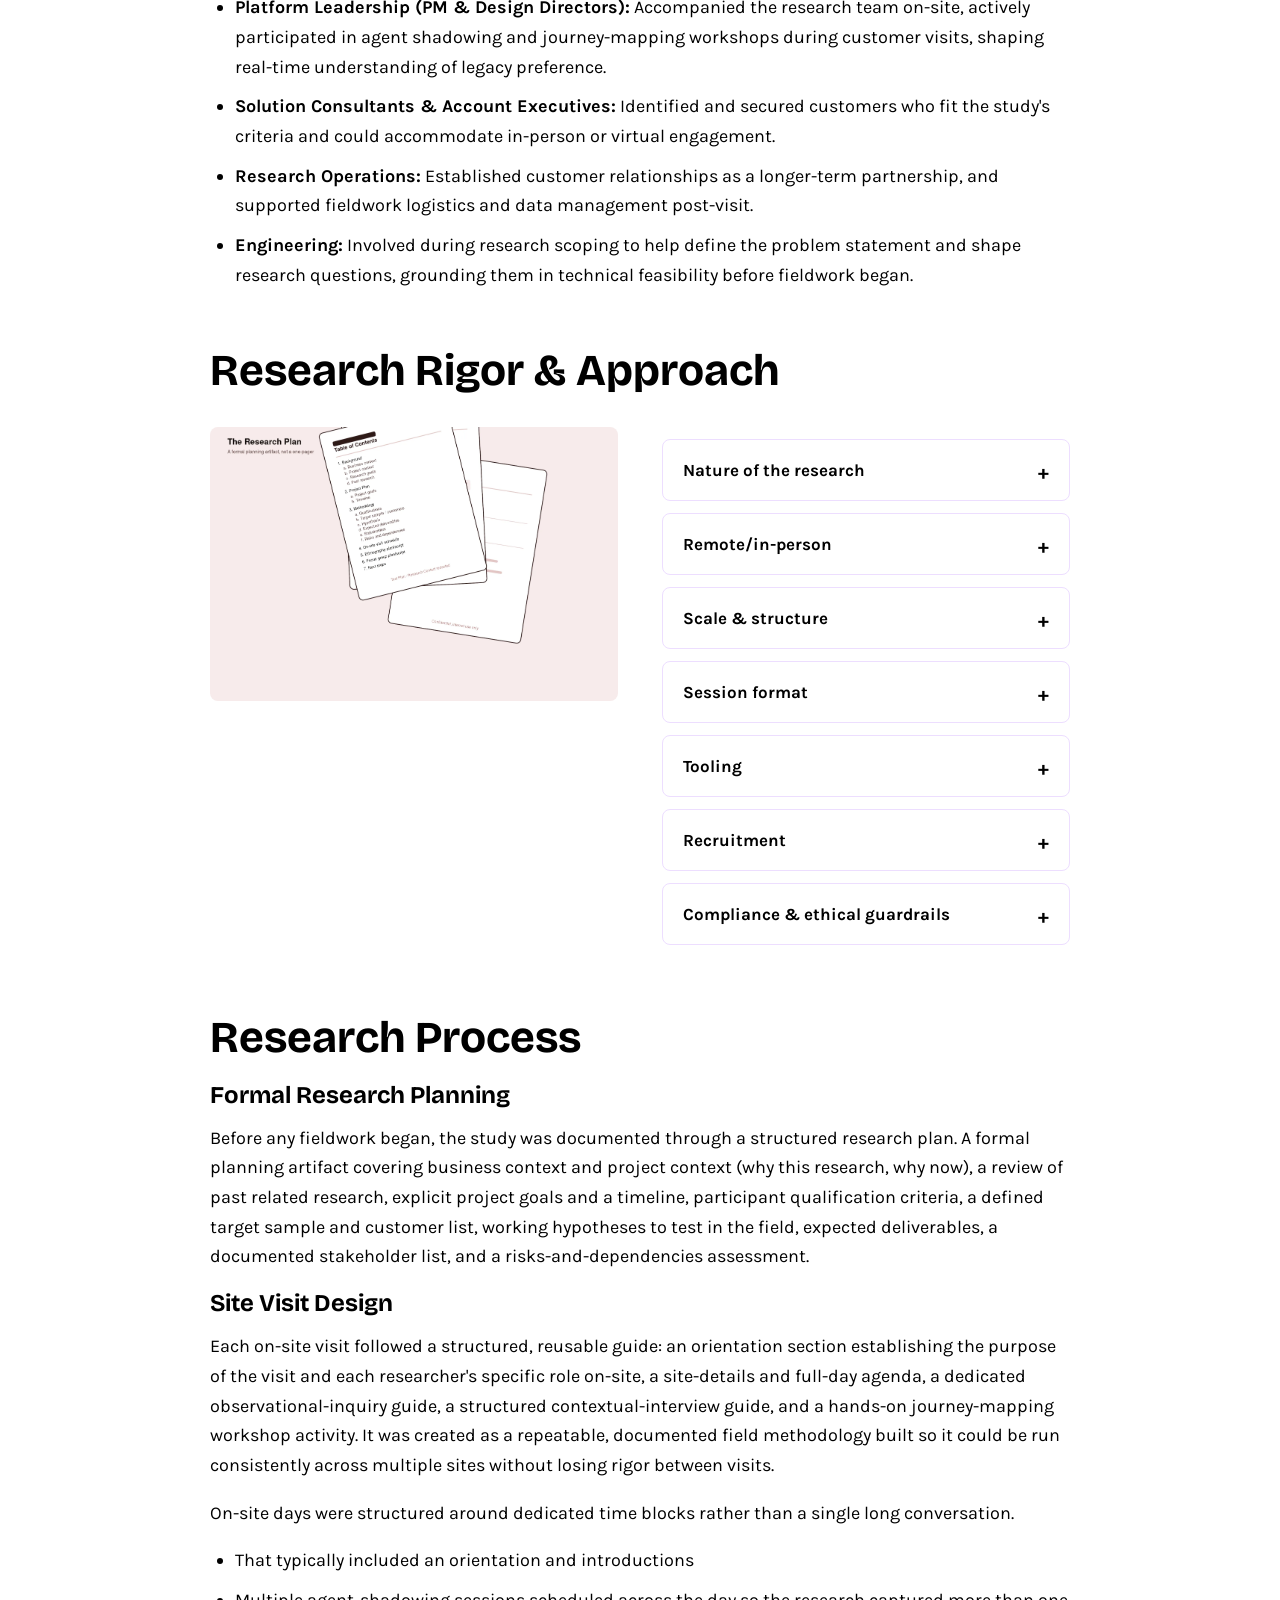
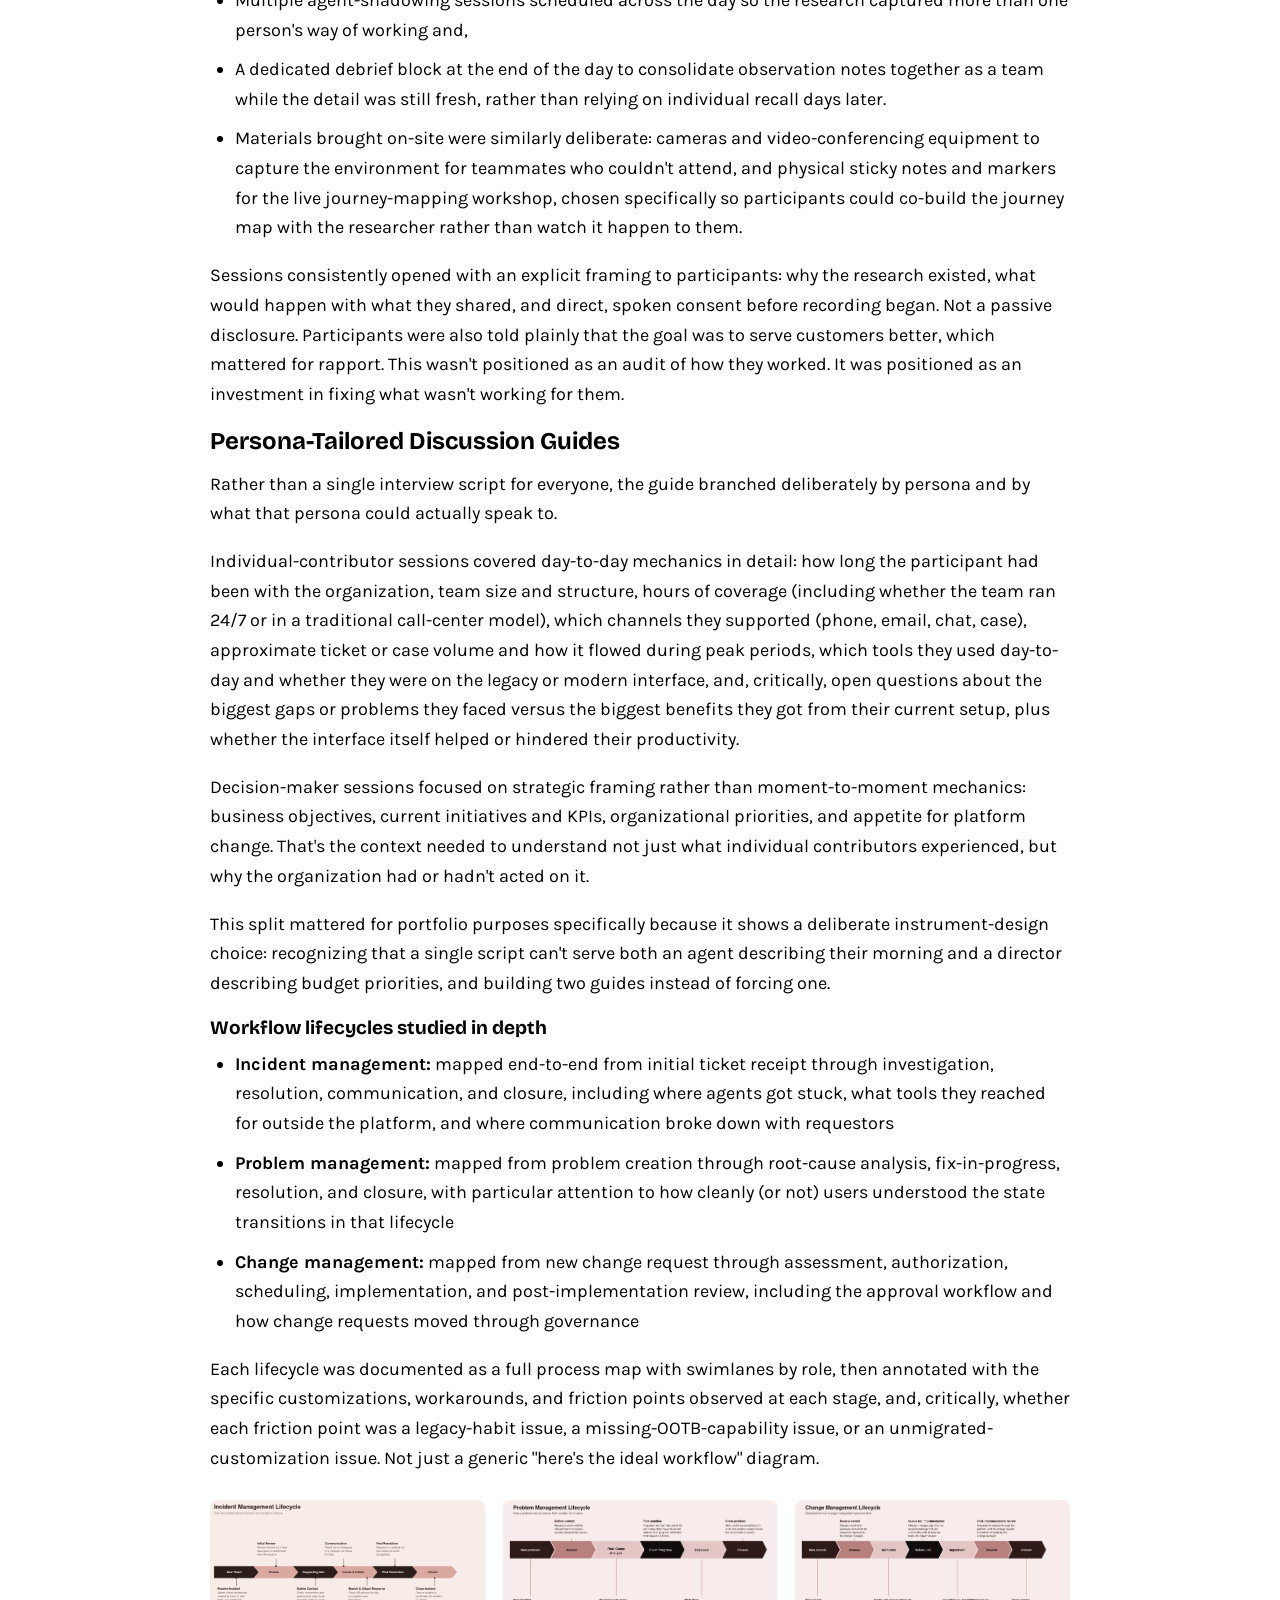
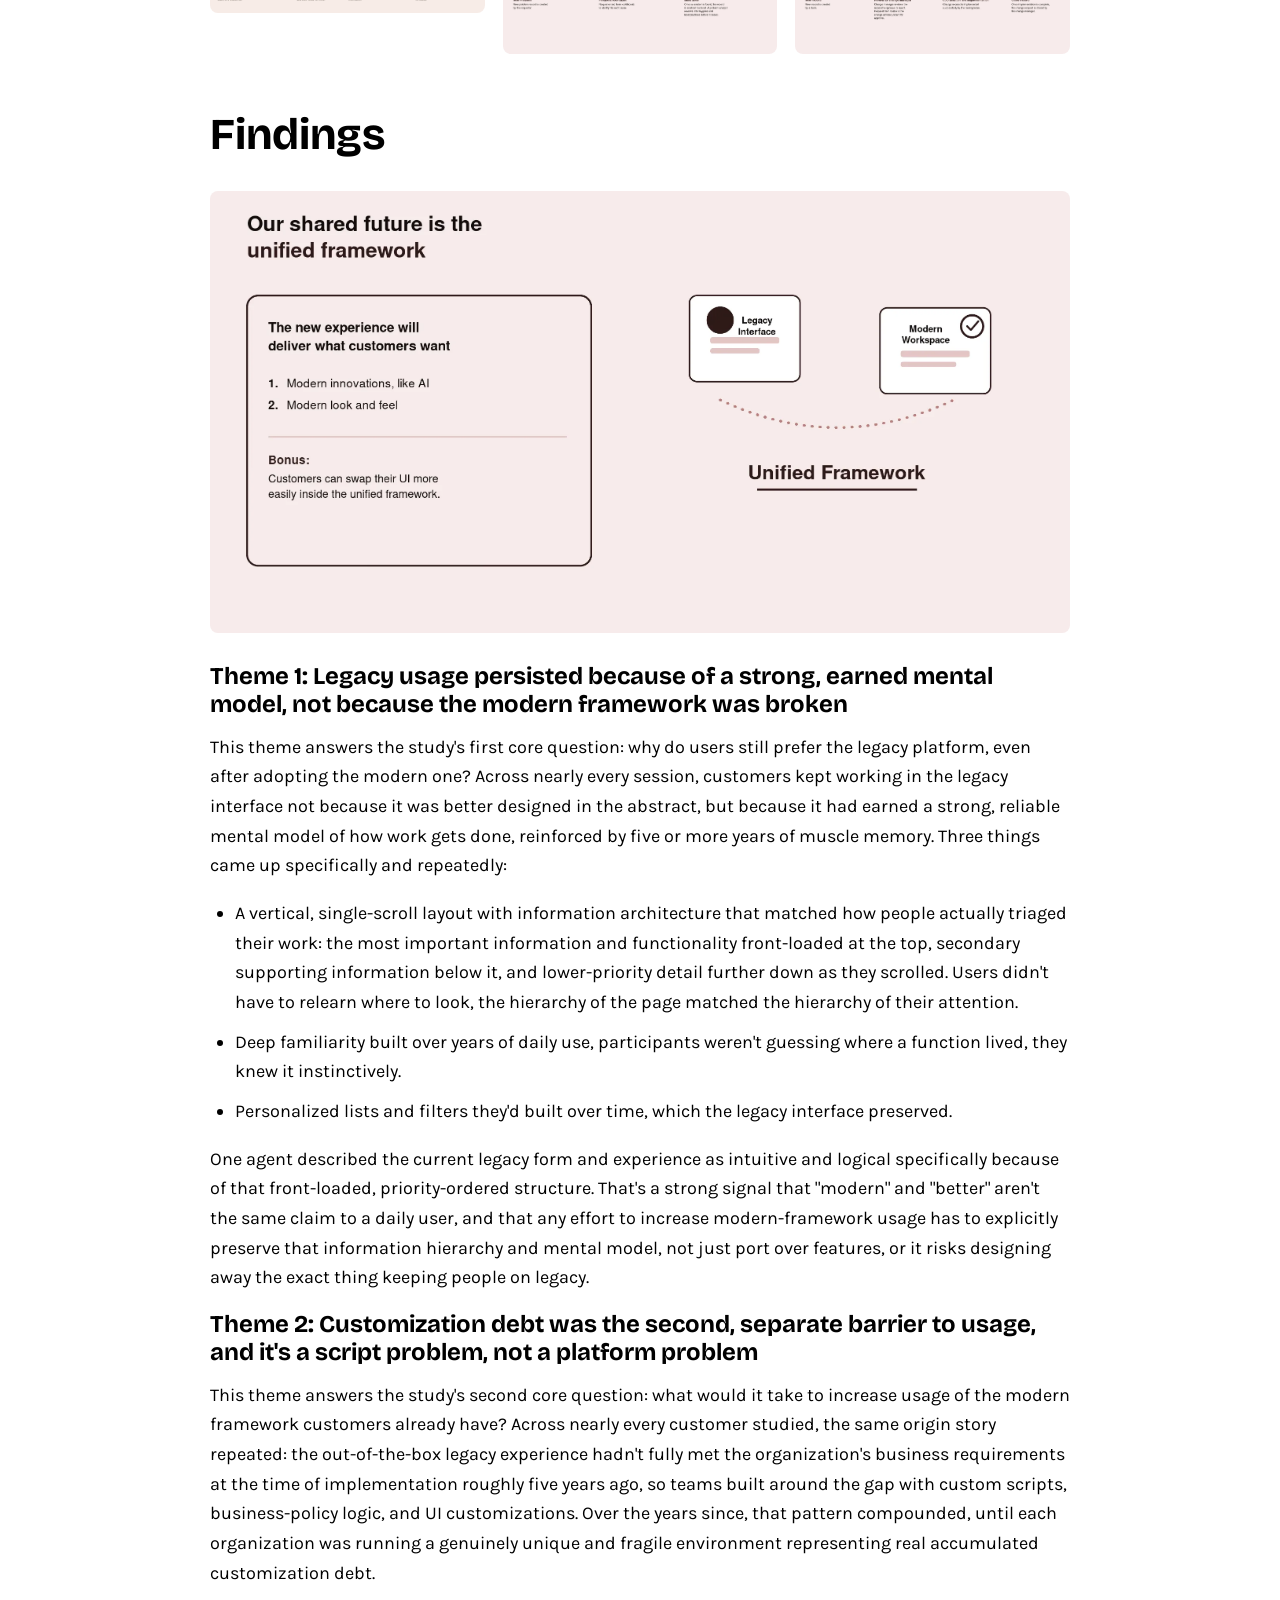
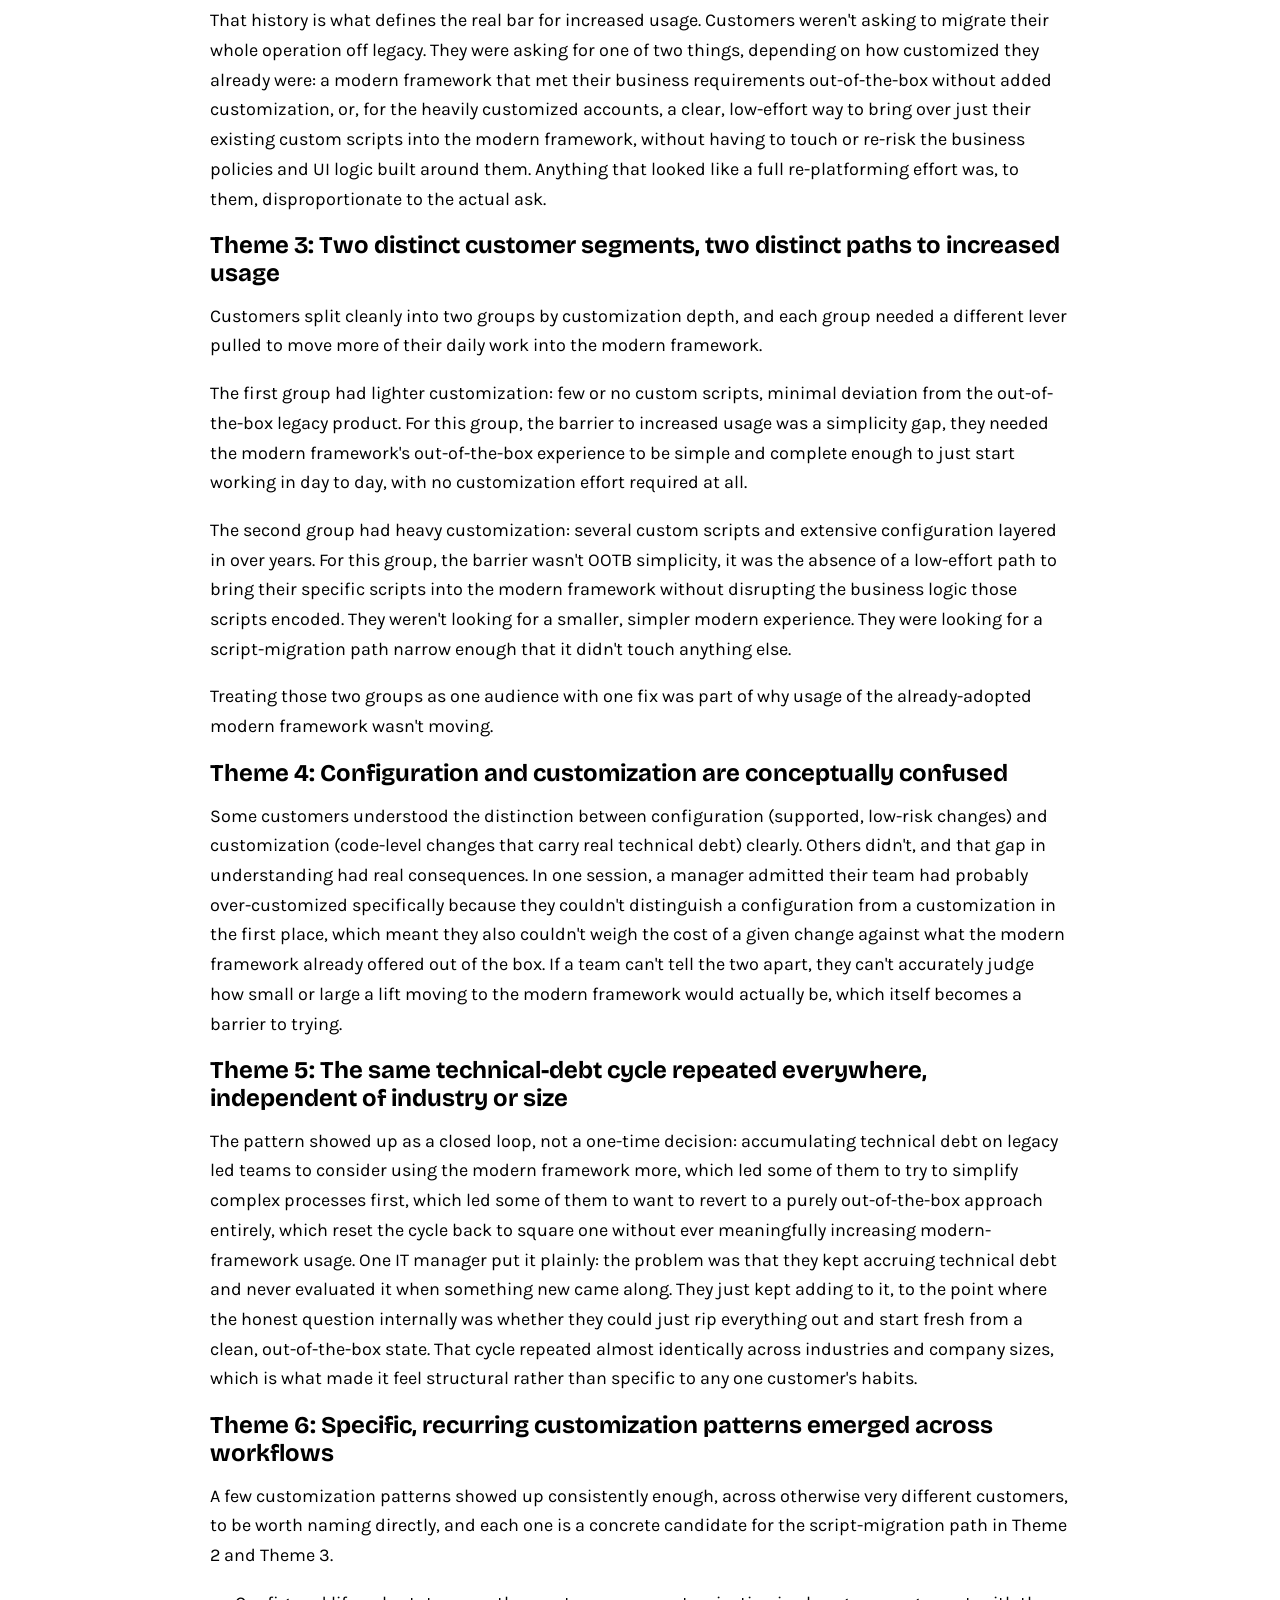
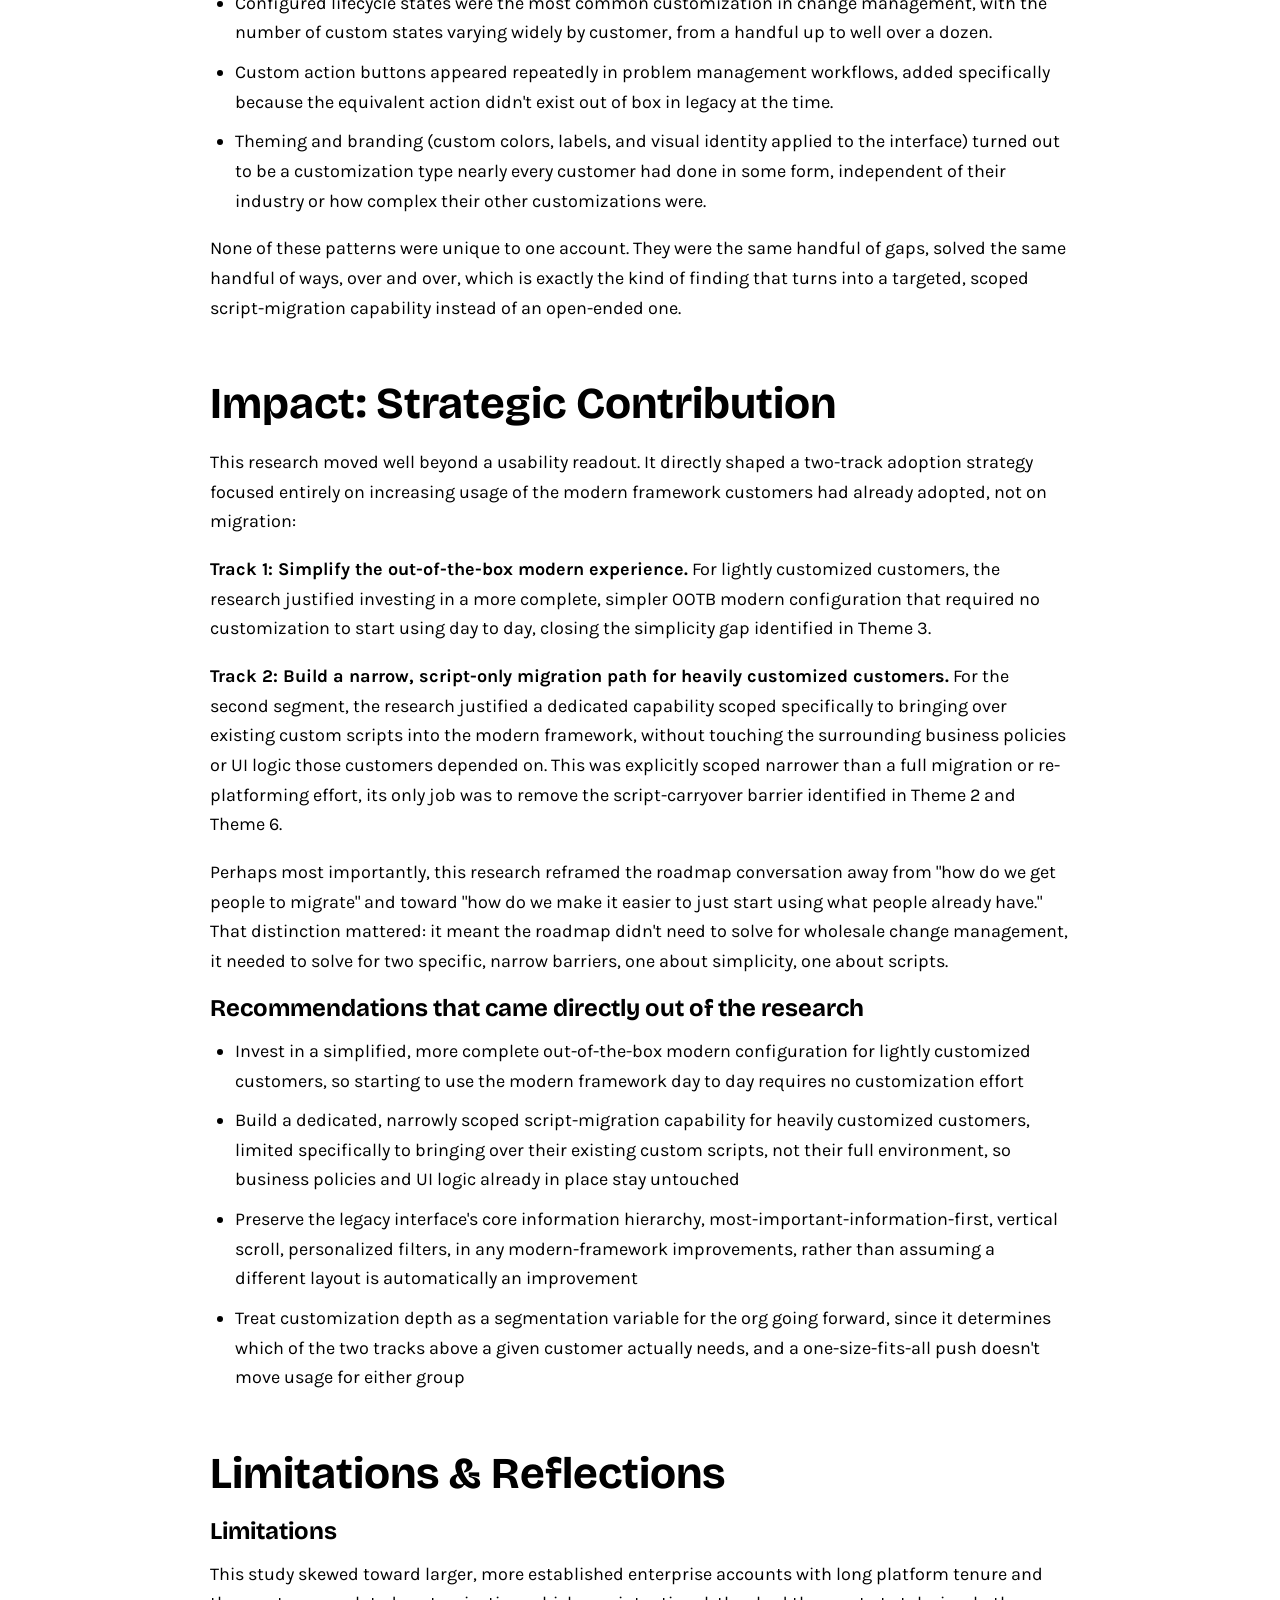
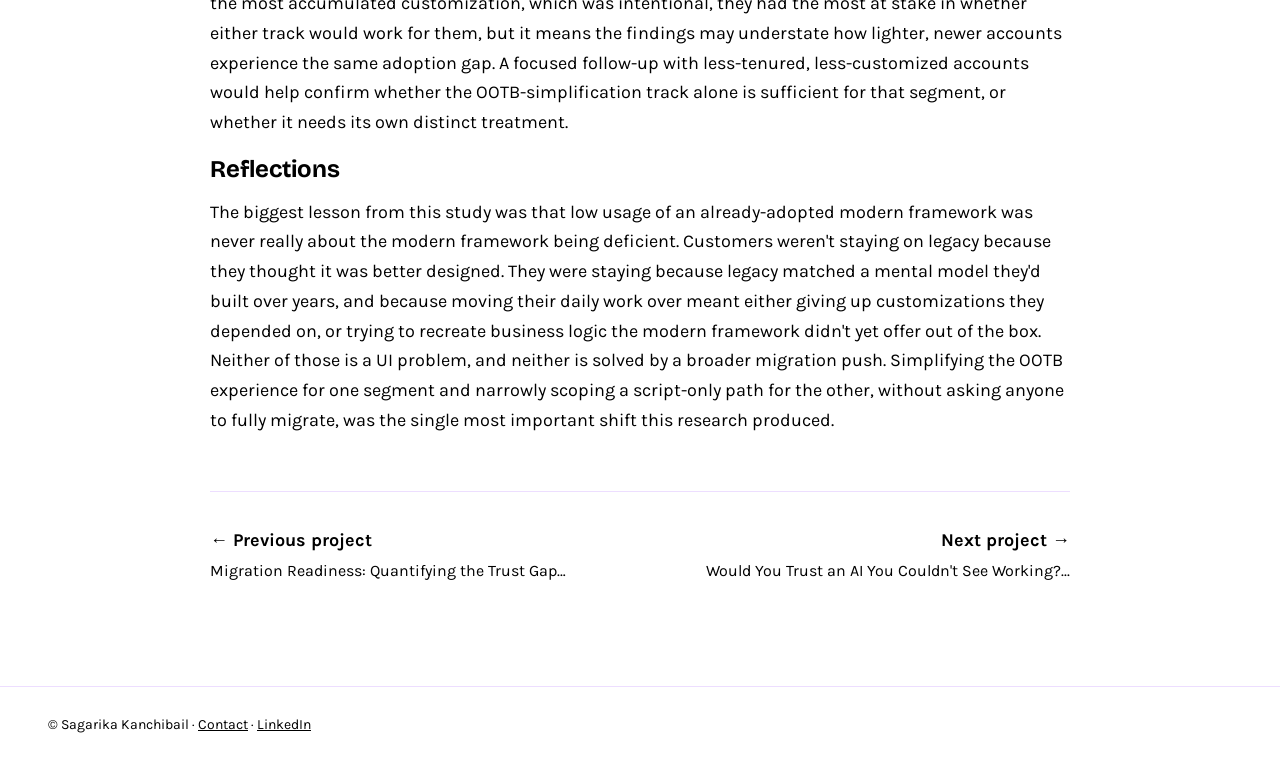
<file: projects/living-with-legacy.html>
<!DOCTYPE html>
<html lang="en">
<head>
  <meta charset="UTF-8">
  <meta name="viewport" content="width=device-width, initial-scale=1.0">
  <title>Living With Legacy: A Field Study | Sagarika Kanchibail</title>
  <meta name="description" content="I'm a UX researcher. I'm passionate about creating usable digital products. I have worked with incredibly talented people across different companies.">
  <meta name="robots" content="noindex">
  <link rel="preconnect" href="https://fonts.googleapis.com">
  <link rel="preconnect" href="https://fonts.gstatic.com" crossorigin>
  <link href="https://fonts.googleapis.com/css2?family=Bricolage+Grotesque:opsz,wght@12..96,300;12..96,400;12..96,700&family=Karla:ital,wght@0,300;0,400;0,700;1,400&display=swap" rel="stylesheet">
  <link rel="stylesheet" href="../assets/css/style.css">
</head>
<body>

  <div class="nav-shell">
    <nav class="pillnav" aria-label="Main navigation">
      <a href="../index.html" class="active">Work</a>
      <a href="../about.html">About</a>
      <a href="../contact.html">Contact</a>
      <a href="../assets/files/Sagarika_Kanchibail_Resume.pdf" target="_blank" rel="noopener">Resumé</a>
      <a href="https://www.linkedin.com/in/sagarikakanchibail/" target="_blank" rel="noopener">Linkedin</a>
    </nav>
  </div>

  <header class="wrap case-hero">
    <p class="byline">Sagarika Kanchibail / Sr. UX Researcher</p>
    <h1>Living With Legacy: A Field Study to build a "One Unified Platform"</h1>
    <figure class="figure">
      <img src="../assets/images/p2-legacy/p2-background.webp" alt="Background diagram comparing the Legacy Framework (2004) with the Modern Framework (2020)">
    </figure>
    <p class="pullquote">It was never that the modern interface wasn't good enough. Legacy just had five years of familiarity behind it</p>
  </header>

  <main class="wrap case-body narrow">

    <section>
      <h1>Overview</h1>
      <div class="cards">
        <div class="card"><h4>Role</h4><p>Lead UX Researcher; Cross functional partners: Platform leadership (Product &amp; Design) / Solution Consultants, Account Executives and Research Ops</p></div>
        <div class="card"><h4>Methods</h4><p>Qualitative fieldwork: contextual interviewing, on-site observation, journey mapping, cross-functional synthesis</p></div>
        <div class="card"><h4>Timeline</h4><p>6 months: longitudinal, mixed-methods research</p></div>
        <div class="card"><h4>Persona-tailored Discussion Guides</h4><p>Rather than a single interview script for everyone, the guide branched deliberately by persona and by what that persona could actually speak to.</p></div>
        <div class="card"><h4>Context</h4><p>Prior research had focused heavily on the modern interface's usability in isolation: its gaps, its feature parity relative to legacy. This study flipped that lens on purpose. Instead of asking what was wrong with the modern framework, it asked what was still pulling people back to the legacy interface, and treated low usage, despite adoption, as the object of study.</p></div>
        <div class="card"><h4>Impact</h4><p>Track 1: Simplify the out-of-the-box modern experience.<br>Track 2: Build a narrow, script-only migration path for heavily customized customers.</p></div>
      </div>
    </section>

    <section>
      <h1>Context</h1>
      <figure class="figure">
        <img src="../assets/images/p2-legacy/p2-comparison-table.webp" alt="Comparison table of challenges across Modern Framework and Legacy Interface">
        <figcaption>Features available on both frameworks</figcaption>
      </figure>
      <p>This study sat inside a bigger tension the platform organization was grappling with. A legacy interface still carried the large majority of customers' actual day-to-day work, while most of the recent product investment had gone toward building out a newer, modern interface. That gap between where the investment was going and where customers actually spent their time was the real trigger for this research. It wasn't a hunch that the new experience was missing features. It was a recognition that nobody had gone back to watch how people worked in the environment they'd built over years, and why they hadn't left it yet.</p>
      <p>This is an important distinction from other research in the same program. This study was never about whether or how customers should migrate off legacy entirely. It was about why customers who already had the modern framework in hand weren't choosing to live in it day to day, and what would need to be true for that to change.</p>
      <p>Prior research had focused heavily on the modern interface's usability in isolation: its gaps, its feature parity relative to legacy. This study flipped that lens on purpose. Instead of asking what was wrong with the modern framework, it asked what was still pulling people back to the legacy interface, and treated low usage, despite adoption, as the object of study.</p>
    </section>

    <section>
      <h1>Problem</h1>
      <figure class="figure">
        <img src="../assets/images/p2-legacy/p2-charts.webp" alt="Paired bar charts: majority of workflows still in the legacy interface, while 90 percent of investment went to the modern workspace">
      </figure>
      <p>Two things were true at once, and neither fully explained the other on its own.</p>
      <p>First, customers preferred the legacy interface for reasons that had nothing to do with the modern framework being deficient. Customers had spent five-six years, in some cases the better part of a decade, layering customizations onto their legacy environment. The pattern was strikingly consistent: the out-of-the-box experience hadn't fully met their needs at the time they implemented it, so teams built around the gap. Over time, those customizations compounded quietly. New workflows were built on top of old ones, more integrations were added, more business rules accumulated, until the environment became something genuinely unique to that organization, and genuinely fragile to touch.</p>
      <p>Second, customers had spent years, in some cases the better part of a decade, layering customizations onto their legacy environment. The pattern was strikingly consistent: the out-of-the-box legacy experience hadn't fully met their business requirements at the time they implemented it roughly five years ago, so teams built around the gap with custom scripts, business-policy logic, and UI customizations. Over time, those customizations compounded quietly, until the environment became something genuinely unique to that organization. Recreating that same coverage inside the modern framework, without a clear, low-effort path to do it, was a real barrier to shifting daily usage over, separate entirely from whether the modern framework was well designed.</p>
      <p>A recurring and important nuance: by the time this research took place, many of the people currently maintaining these environments hadn't been there when the customizations were originally built. They were maintaining decisions they didn't make and, in several cases, couldn't fully explain. That gap in institutional knowledge made adapting to new modern framework slower than it needed to be, and left leadership with no quantified sense of whether the real blocker to usage was habit, missing OOTB coverage, or customization debt.</p>
    </section>

    <section>
      <h1>Research Goals</h1>
      <p>This study was ultimately structured around two core questions, and the findings below are organized to answer them directly:</p>
      <p><strong>Why do users still prefer the legacy platform, even after adopting the modern one?</strong> Not "what's wrong with the modern framework," but what the legacy interface is actually doing right, its mental model, its information architecture, so any push toward increased usage preserves what's working rather than accidentally designing it away.</p>
      <p><strong>What would it take to increase usage of the modern framework customers already have?</strong> Specifically, whether the modern framework could meet customers' business requirements out-of-the-box without added customization, and separately, what the smallest, most targeted path would be to help already-customized customers bring over just their custom scripts, not a full re-platforming, so daily work could move over without disrupting the business policies and UI logic they depend on.</p>
      <p>Supporting goals that fed into those two questions:</p>
      <ul>
        <li>Understand the true end-to-end user flow, the features, functions, screens, data, and capabilities customers actually rely on in daily use, not just the ones product teams assumed mattered, and where the modern framework already covers that versus where it doesn't</li>
        <li>Identify what belonged in a simplified, more complete out-of-the-box modern experience versus what genuinely required dedicated script-migration tooling to solve</li>
        <li>Understand how customization depth correlates with modern-framework usage, so the org could tell apart customers who just need a simpler OOTB experience from customers who need help bringing over specific scripts</li>
      </ul>
    </section>

    <section>
      <h1>Target Respondents &amp; Sample</h1>
      <p>The study combined two fieldwork phases: on-site visits with a smaller set of customers (4), followed by virtual interviews with a broader set (5), for a combined total of 9 customer organizations. This two-phase structure let the research pair the depth of in-person observation with the reach of remote interviews, rather than trading one off against the other.</p>
      <p>All participating organizations had already adopted the modern framework at the account level; the qualifying criterion was current, active use of the legacy interface for a meaningful share of daily work despite that adoption, not non-adoption.</p>
      <p>Respondents split into two persona groups, each interviewed with a tailored discussion guide rather than one generic script.</p>
      <p><strong>Individual contributors:</strong> IT Service Desk agents / Change Managers / Problem Managers / Major Incident Managers<br>
      <strong>Decision-makers:</strong> IT Directors / IT Managers</p>
      <p>Customers spanned a range of company sizes and industries, skewing toward larger, more established enterprise accounts with long platform tenure. Those were the accounts with the most accumulated customization, and therefore the most riding on whether a simplified OOTB experience or a script-only migration path could actually get them into the modern framework day to day.</p>
    </section>

    <section>
      <h1>Cross-Functional Partnership</h1>
      <ul>
        <li><strong>Product:</strong> Came in trying to solve for increasing modern-interface usage numbers. Based on past research, the research team recommended reversing the framing, understand what was keeping users in legacy first, rather than push adoption directly, and aligned with Product on the resulting research questions before recruiting began.</li>
        <li><strong>Platform Leadership (PM &amp; Design Directors):</strong> Accompanied the research team on-site, actively participated in agent shadowing and journey-mapping workshops during customer visits, shaping real-time understanding of legacy preference.</li>
        <li><strong>Solution Consultants &amp; Account Executives:</strong> Identified and secured customers who fit the study's criteria and could accommodate in-person or virtual engagement.</li>
        <li><strong>Research Operations:</strong> Established customer relationships as a longer-term partnership, and supported fieldwork logistics and data management post-visit.</li>
        <li><strong>Engineering:</strong> Involved during research scoping to help define the problem statement and shape research questions, grounding them in technical feasibility before fieldwork began.</li>
      </ul>
    </section>

    <section>
      <h1>Research Rigor &amp; Approach</h1>
      <div class="twocol">
        <figure class="figure">
          <img src="../assets/images/p2-legacy/p2-research-plan.webp" alt="The Research Plan, formal planning artifact with table of contents">
        </figure>
        <div>
          <details class="accordion">
            <summary>Nature of the research</summary>
            <div class="acc-body"><p>Purely qualitative and ethnographic. There was no survey instrument and no quantitative scoring layer. The entire study was grounded in direct observation, contextual interviewing, and structured synthesis across sessions. Prior related research in the same program had used journey mapping and rolling qualitative studies, and this study extended that same observational tradition into the adoption-versus-usage question specifically.</p></div>
          </details>
          <details class="accordion">
            <summary>Remote/in-person</summary>
            <div class="acc-body"><p>Mix of in-person and virtual engagement: Phase 1 consisted of on-site visits, where the Researcher, Designer and PM spent the day embedded with the customer's team, observing real work rather than a simulated task. Phase 2 shifted to virtual interviews to extend reach beyond what on-site logistics alone could support.</p></div>
          </details>
          <details class="accordion">
            <summary>Scale &amp; structure</summary>
            <div class="acc-body"><p>32 one-on-one contextual inquiry sessions/interviews across 9 customer organizations, spanning high tech, telecommunications, retail, and manufacturing. Company size ranged from mid-market to large enterprise, weighted toward accounts with long platform tenure. Sessions ran roughly 60 minutes each, plus a separate 90-minute focus group per site visit and dedicated prototype testing blocks.</p></div>
          </details>
          <details class="accordion">
            <summary>Session format</summary>
            <div class="acc-body"><p>Each shadowing block followed the same shape regardless of persona or site: the researcher introduced themselves casually to set the participant at ease, then observed silently for the working block rather than interrupting mid-task, and saved clarifying questions for the end of a workflow or the end of the day rather than breaking someone's concentration mid-ticket. That structure was chosen deliberately. Asking "why did you just do that" in the moment changes the behavior you're trying to observe.</p></div>
          </details>
          <details class="accordion">
            <summary>Tooling</summary>
            <div class="acc-body">
              <ul>
                <li>Notes and photos from each session were consolidated into a shared collaborative whiteboard so the research team could synthesize together instead of working from individual notebooks. Audio recordings (with consent) were transcribed and coded for themes in a dedicated research repository tool, which is what let the team trace a specific quote or pattern back to its source session during synthesis.</li>
                <li>The on-site guide consisted of physical workshop materials and standard recording equipment along with an on-site visit handout distributed to both internal and customer for the day of the visit.</li>
                <li>Internal team was tasked to take hand written notes in lieu of recordings when not allowed by customers for privacy concerns.</li>
                <li>Analysis and synthesis was done on MIRO and Dovetail.</li>
              </ul>
            </div>
          </details>
          <details class="accordion">
            <summary>Recruitment</summary>
            <div class="acc-body">
              <ul>
                <li>Participants had to be active users of the workflows under study within the past year, spanning both the legacy interface and the modern workspace their organization had already adopted. The team intentionally recruited across two segments it expected going in: individual contributors handling high ticket volume day to day, and decision-makers who could speak to budget and platform strategy. Company size and industry were tracked explicitly so the findings wouldn't skew toward whichever type of account happened to be easiest to reach.</li>
                <li>Customer participation was coordinated directly, one organization and one site at a time, rather than sourced through a market-research panel or open recruiting pool.</li>
                <li>Each visit had its own dedicated planning document, naming the specific company location, the internal team attending, and a fully custom agenda for every single visit: which points to a white-glove, relationship-based recruitment model typical of enterprise field research: participation was almost certainly secured through existing account relationships rather than cold outreach.</li>
                <li>Customers for on-site and virtual sessions were identified and long-term relationships were established by partnering with various customer facing teams like Customer Success, Outbound PMs, Account Executives and Solution Consultants.</li>
              </ul>
            </div>
          </details>
          <details class="accordion">
            <summary>Compliance &amp; ethical guardrails</summary>
            <div class="acc-body"><p>Every session opened with explicit, spoken consent before any recording started, not a buried disclosure in a calendar invite. Participants were told directly what would happen with what they shared. The team also built in an explicit check during planning: asking each site ahead of time what they would not want recorded or shared, so sensitive business detail could be excluded before it was ever captured rather than redacted after the fact.</p></div>
          </details>
        </div>
      </div>
    </section>

    <section>
      <h1>Research Process</h1>
      <h3>Formal Research Planning</h3>
      <p>Before any fieldwork began, the study was documented through a structured research plan. A formal planning artifact covering business context and project context (why this research, why now), a review of past related research, explicit project goals and a timeline, participant qualification criteria, a defined target sample and customer list, working hypotheses to test in the field, expected deliverables, a documented stakeholder list, and a risks-and-dependencies assessment.</p>
      <h3>Site Visit Design</h3>
      <p>Each on-site visit followed a structured, reusable guide: an orientation section establishing the purpose of the visit and each researcher's specific role on-site, a site-details and full-day agenda, a dedicated observational-inquiry guide, a structured contextual-interview guide, and a hands-on journey-mapping workshop activity. It was created as a repeatable, documented field methodology built so it could be run consistently across multiple sites without losing rigor between visits.</p>
      <p>On-site days were structured around dedicated time blocks rather than a single long conversation.</p>
      <ul>
        <li>That typically included an orientation and introductions</li>
        <li>Multiple agent-shadowing sessions scheduled across the day so the research captured more than one person's way of working and,</li>
        <li>A dedicated debrief block at the end of the day to consolidate observation notes together as a team while the detail was still fresh, rather than relying on individual recall days later.</li>
        <li>Materials brought on-site were similarly deliberate: cameras and video-conferencing equipment to capture the environment for teammates who couldn't attend, and physical sticky notes and markers for the live journey-mapping workshop, chosen specifically so participants could co-build the journey map with the researcher rather than watch it happen to them.</li>
      </ul>
      <p>Sessions consistently opened with an explicit framing to participants: why the research existed, what would happen with what they shared, and direct, spoken consent before recording began. Not a passive disclosure. Participants were also told plainly that the goal was to serve customers better, which mattered for rapport. This wasn't positioned as an audit of how they worked. It was positioned as an investment in fixing what wasn't working for them.</p>
      <h3>Persona-Tailored Discussion Guides</h3>
      <p>Rather than a single interview script for everyone, the guide branched deliberately by persona and by what that persona could actually speak to.</p>
      <p>Individual-contributor sessions covered day-to-day mechanics in detail: how long the participant had been with the organization, team size and structure, hours of coverage (including whether the team ran 24/7 or in a traditional call-center model), which channels they supported (phone, email, chat, case), approximate ticket or case volume and how it flowed during peak periods, which tools they used day-to-day and whether they were on the legacy or modern interface, and, critically, open questions about the biggest gaps or problems they faced versus the biggest benefits they got from their current setup, plus whether the interface itself helped or hindered their productivity.</p>
      <p>Decision-maker sessions focused on strategic framing rather than moment-to-moment mechanics: business objectives, current initiatives and KPIs, organizational priorities, and appetite for platform change. That's the context needed to understand not just what individual contributors experienced, but why the organization had or hadn't acted on it.</p>
      <p>This split mattered for portfolio purposes specifically because it shows a deliberate instrument-design choice: recognizing that a single script can't serve both an agent describing their morning and a director describing budget priorities, and building two guides instead of forcing one.</p>
      <h4>Workflow lifecycles studied in depth</h4>
      <ul>
        <li><strong>Incident management:</strong> mapped end-to-end from initial ticket receipt through investigation, resolution, communication, and closure, including where agents got stuck, what tools they reached for outside the platform, and where communication broke down with requestors</li>
        <li><strong>Problem management:</strong> mapped from problem creation through root-cause analysis, fix-in-progress, resolution, and closure, with particular attention to how cleanly (or not) users understood the state transitions in that lifecycle</li>
        <li><strong>Change management:</strong> mapped from new change request through assessment, authorization, scheduling, implementation, and post-implementation review, including the approval workflow and how change requests moved through governance</li>
      </ul>
      <p>Each lifecycle was documented as a full process map with swimlanes by role, then annotated with the specific customizations, workarounds, and friction points observed at each stage, and, critically, whether each friction point was a legacy-habit issue, a missing-OOTB-capability issue, or an unmigrated-customization issue. Not just a generic "here's the ideal workflow" diagram.</p>
      <div class="gallery gallery-3">
        <figure class="figure"><img src="../assets/images/p2-legacy/p2-incident.webp" alt="Incident Management Lifecycle horizontal stage diagram with annotations"></figure>
        <figure class="figure"><img src="../assets/images/p2-legacy/p2-problem.webp" alt="Problem Management Lifecycle horizontal stage diagram with annotations"></figure>
        <figure class="figure"><img src="../assets/images/p2-legacy/p2-change.webp" alt="Change Management Lifecycle horizontal stage diagram with annotations"></figure>
      </div>
    </section>

    <section>
      <h1>Findings</h1>
      <figure class="figure">
        <img src="../assets/images/p2-legacy/p2-unified.webp" alt="Slide: Our shared future is the unified framework">
      </figure>
      <h3>Theme 1: Legacy usage persisted because of a strong, earned mental model, not because the modern framework was broken</h3>
      <p>This theme answers the study's first core question: why do users still prefer the legacy platform, even after adopting the modern one? Across nearly every session, customers kept working in the legacy interface not because it was better designed in the abstract, but because it had earned a strong, reliable mental model of how work gets done, reinforced by five or more years of muscle memory. Three things came up specifically and repeatedly:</p>
      <ul>
        <li>A vertical, single-scroll layout with information architecture that matched how people actually triaged their work: the most important information and functionality front-loaded at the top, secondary supporting information below it, and lower-priority detail further down as they scrolled. Users didn't have to relearn where to look, the hierarchy of the page matched the hierarchy of their attention.</li>
        <li>Deep familiarity built over years of daily use, participants weren't guessing where a function lived, they knew it instinctively.</li>
        <li>Personalized lists and filters they'd built over time, which the legacy interface preserved.</li>
      </ul>
      <p>One agent described the current legacy form and experience as intuitive and logical specifically because of that front-loaded, priority-ordered structure. That's a strong signal that "modern" and "better" aren't the same claim to a daily user, and that any effort to increase modern-framework usage has to explicitly preserve that information hierarchy and mental model, not just port over features, or it risks designing away the exact thing keeping people on legacy.</p>
      <h3>Theme 2: Customization debt was the second, separate barrier to usage, and it's a script problem, not a platform problem</h3>
      <p>This theme answers the study's second core question: what would it take to increase usage of the modern framework customers already have? Across nearly every customer studied, the same origin story repeated: the out-of-the-box legacy experience hadn't fully met the organization's business requirements at the time of implementation roughly five years ago, so teams built around the gap with custom scripts, business-policy logic, and UI customizations. Over the years since, that pattern compounded, until each organization was running a genuinely unique and fragile environment representing real accumulated customization debt.</p>
      <p>That history is what defines the real bar for increased usage. Customers weren't asking to migrate their whole operation off legacy. They were asking for one of two things, depending on how customized they already were: a modern framework that met their business requirements out-of-the-box without added customization, or, for the heavily customized accounts, a clear, low-effort way to bring over just their existing custom scripts into the modern framework, without having to touch or re-risk the business policies and UI logic built around them. Anything that looked like a full re-platforming effort was, to them, disproportionate to the actual ask.</p>
      <h3>Theme 3: Two distinct customer segments, two distinct paths to increased usage</h3>
      <p>Customers split cleanly into two groups by customization depth, and each group needed a different lever pulled to move more of their daily work into the modern framework.</p>
      <p>The first group had lighter customization: few or no custom scripts, minimal deviation from the out-of-the-box legacy product. For this group, the barrier to increased usage was a simplicity gap, they needed the modern framework's out-of-the-box experience to be simple and complete enough to just start working in day to day, with no customization effort required at all.</p>
      <p>The second group had heavy customization: several custom scripts and extensive configuration layered in over years. For this group, the barrier wasn't OOTB simplicity, it was the absence of a low-effort path to bring their specific scripts into the modern framework without disrupting the business logic those scripts encoded. They weren't looking for a smaller, simpler modern experience. They were looking for a script-migration path narrow enough that it didn't touch anything else.</p>
      <p>Treating those two groups as one audience with one fix was part of why usage of the already-adopted modern framework wasn't moving.</p>
      <h3>Theme 4: Configuration and customization are conceptually confused</h3>
      <p>Some customers understood the distinction between configuration (supported, low-risk changes) and customization (code-level changes that carry real technical debt) clearly. Others didn't, and that gap in understanding had real consequences. In one session, a manager admitted their team had probably over-customized specifically because they couldn't distinguish a configuration from a customization in the first place, which meant they also couldn't weigh the cost of a given change against what the modern framework already offered out of the box. If a team can't tell the two apart, they can't accurately judge how small or large a lift moving to the modern framework would actually be, which itself becomes a barrier to trying.</p>
      <h3>Theme 5: The same technical-debt cycle repeated everywhere, independent of industry or size</h3>
      <p>The pattern showed up as a closed loop, not a one-time decision: accumulating technical debt on legacy led teams to consider using the modern framework more, which led some of them to try to simplify complex processes first, which led some of them to want to revert to a purely out-of-the-box approach entirely, which reset the cycle back to square one without ever meaningfully increasing modern-framework usage. One IT manager put it plainly: the problem was that they kept accruing technical debt and never evaluated it when something new came along. They just kept adding to it, to the point where the honest question internally was whether they could just rip everything out and start fresh from a clean, out-of-the-box state. That cycle repeated almost identically across industries and company sizes, which is what made it feel structural rather than specific to any one customer's habits.</p>
      <h3>Theme 6: Specific, recurring customization patterns emerged across workflows</h3>
      <p>A few customization patterns showed up consistently enough, across otherwise very different customers, to be worth naming directly, and each one is a concrete candidate for the script-migration path in Theme 2 and Theme 3.</p>
      <ul>
        <li>Configured lifecycle states were the most common customization in change management, with the number of custom states varying widely by customer, from a handful up to well over a dozen.</li>
        <li>Custom action buttons appeared repeatedly in problem management workflows, added specifically because the equivalent action didn't exist out of box in legacy at the time.</li>
        <li>Theming and branding (custom colors, labels, and visual identity applied to the interface) turned out to be a customization type nearly every customer had done in some form, independent of their industry or how complex their other customizations were.</li>
      </ul>
      <p>None of these patterns were unique to one account. They were the same handful of gaps, solved the same handful of ways, over and over, which is exactly the kind of finding that turns into a targeted, scoped script-migration capability instead of an open-ended one.</p>
    </section>

    <section>
      <h1>Impact: Strategic Contribution</h1>
      <p>This research moved well beyond a usability readout. It directly shaped a two-track adoption strategy focused entirely on increasing usage of the modern framework customers had already adopted, not on migration:</p>
      <p><strong>Track 1: Simplify the out-of-the-box modern experience.</strong> For lightly customized customers, the research justified investing in a more complete, simpler OOTB modern configuration that required no customization to start using day to day, closing the simplicity gap identified in Theme 3.</p>
      <p><strong>Track 2: Build a narrow, script-only migration path for heavily customized customers.</strong> For the second segment, the research justified a dedicated capability scoped specifically to bringing over existing custom scripts into the modern framework, without touching the surrounding business policies or UI logic those customers depended on. This was explicitly scoped narrower than a full migration or re-platforming effort, its only job was to remove the script-carryover barrier identified in Theme 2 and Theme 6.</p>
      <p>Perhaps most importantly, this research reframed the roadmap conversation away from "how do we get people to migrate" and toward "how do we make it easier to just start using what people already have." That distinction mattered: it meant the roadmap didn't need to solve for wholesale change management, it needed to solve for two specific, narrow barriers, one about simplicity, one about scripts.</p>
      <h3>Recommendations that came directly out of the research</h3>
      <ul>
        <li>Invest in a simplified, more complete out-of-the-box modern configuration for lightly customized customers, so starting to use the modern framework day to day requires no customization effort</li>
        <li>Build a dedicated, narrowly scoped script-migration capability for heavily customized customers, limited specifically to bringing over their existing custom scripts, not their full environment, so business policies and UI logic already in place stay untouched</li>
        <li>Preserve the legacy interface's core information hierarchy, most-important-information-first, vertical scroll, personalized filters, in any modern-framework improvements, rather than assuming a different layout is automatically an improvement</li>
        <li>Treat customization depth as a segmentation variable for the org going forward, since it determines which of the two tracks above a given customer actually needs, and a one-size-fits-all push doesn't move usage for either group</li>
      </ul>
    </section>

    <section>
      <h1>Limitations &amp; Reflections</h1>
      <h3>Limitations</h3>
      <p>This study skewed toward larger, more established enterprise accounts with long platform tenure and the most accumulated customization, which was intentional, they had the most at stake in whether either track would work for them, but it means the findings may understate how lighter, newer accounts experience the same adoption gap. A focused follow-up with less-tenured, less-customized accounts would help confirm whether the OOTB-simplification track alone is sufficient for that segment, or whether it needs its own distinct treatment.</p>
      <h3>Reflections</h3>
      <p>The biggest lesson from this study was that low usage of an already-adopted modern framework was never really about the modern framework being deficient. Customers weren't staying on legacy because they thought it was better designed. They were staying because legacy matched a mental model they'd built over years, and because moving their daily work over meant either giving up customizations they depended on, or trying to recreate business logic the modern framework didn't yet offer out of the box. Neither of those is a UI problem, and neither is solved by a broader migration push. Simplifying the OOTB experience for one segment and narrowly scoping a script-only path for the other, without asking anyone to fully migrate, was the single most important shift this research produced.</p>
    </section>

    <nav class="pagenav" aria-label="Project navigation">
      <a class="prev" href="migration-readiness.html">← Previous project<br><span style="font-weight:400;font-size:16px;">Migration Readiness: Quantifying the Trust Gap…</span></a>
      <a class="next" href="ai-processing-citations.html">Next project →<br><span style="font-weight:400;font-size:16px;">Would You Trust an AI You Couldn't See Working?...</span></a>
    </nav>

  </main>

  <footer class="footer">
    <div class="wrap">© Sagarika Kanchibail · <a href="../contact.html">Contact</a> · <a href="https://www.linkedin.com/in/sagarikakanchibail/" target="_blank" rel="noopener">LinkedIn</a></div>
  </footer>

  <script src="../assets/js/main.js"></script>
</body>
</html>
</file>
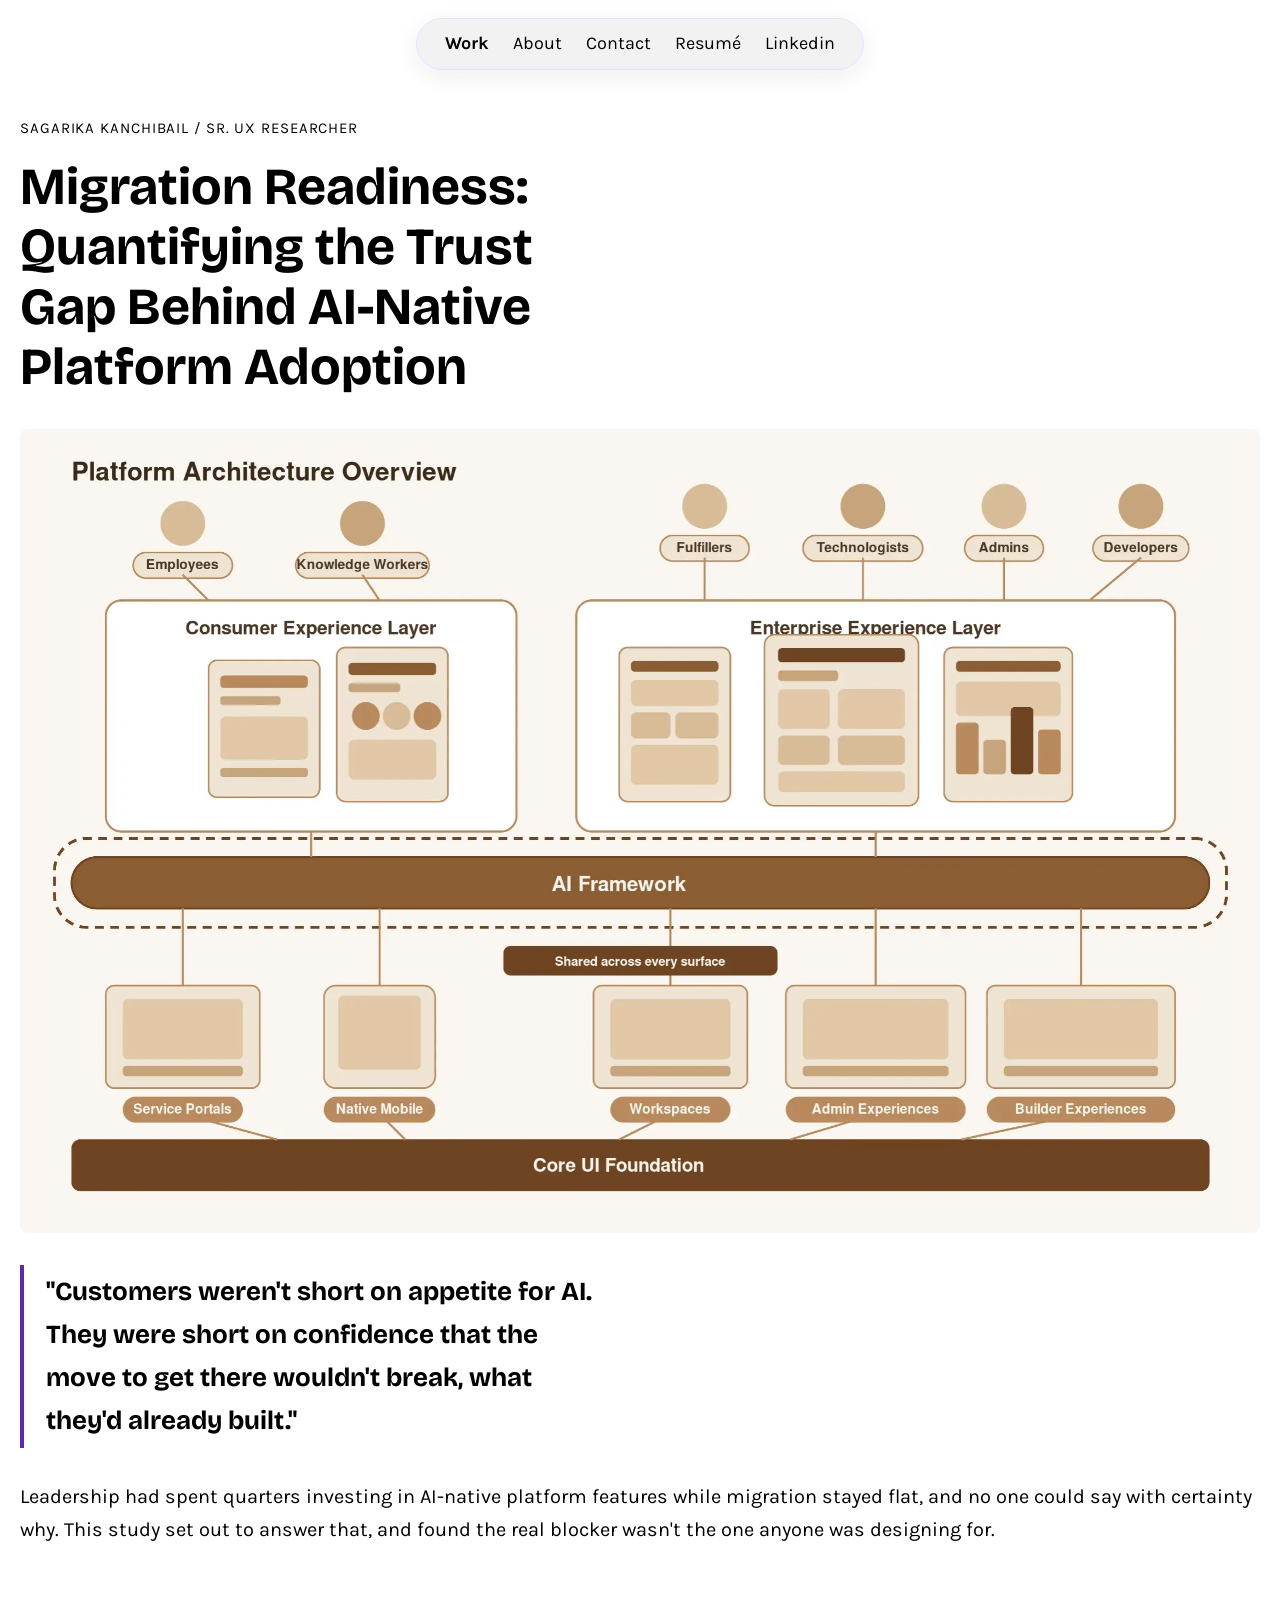
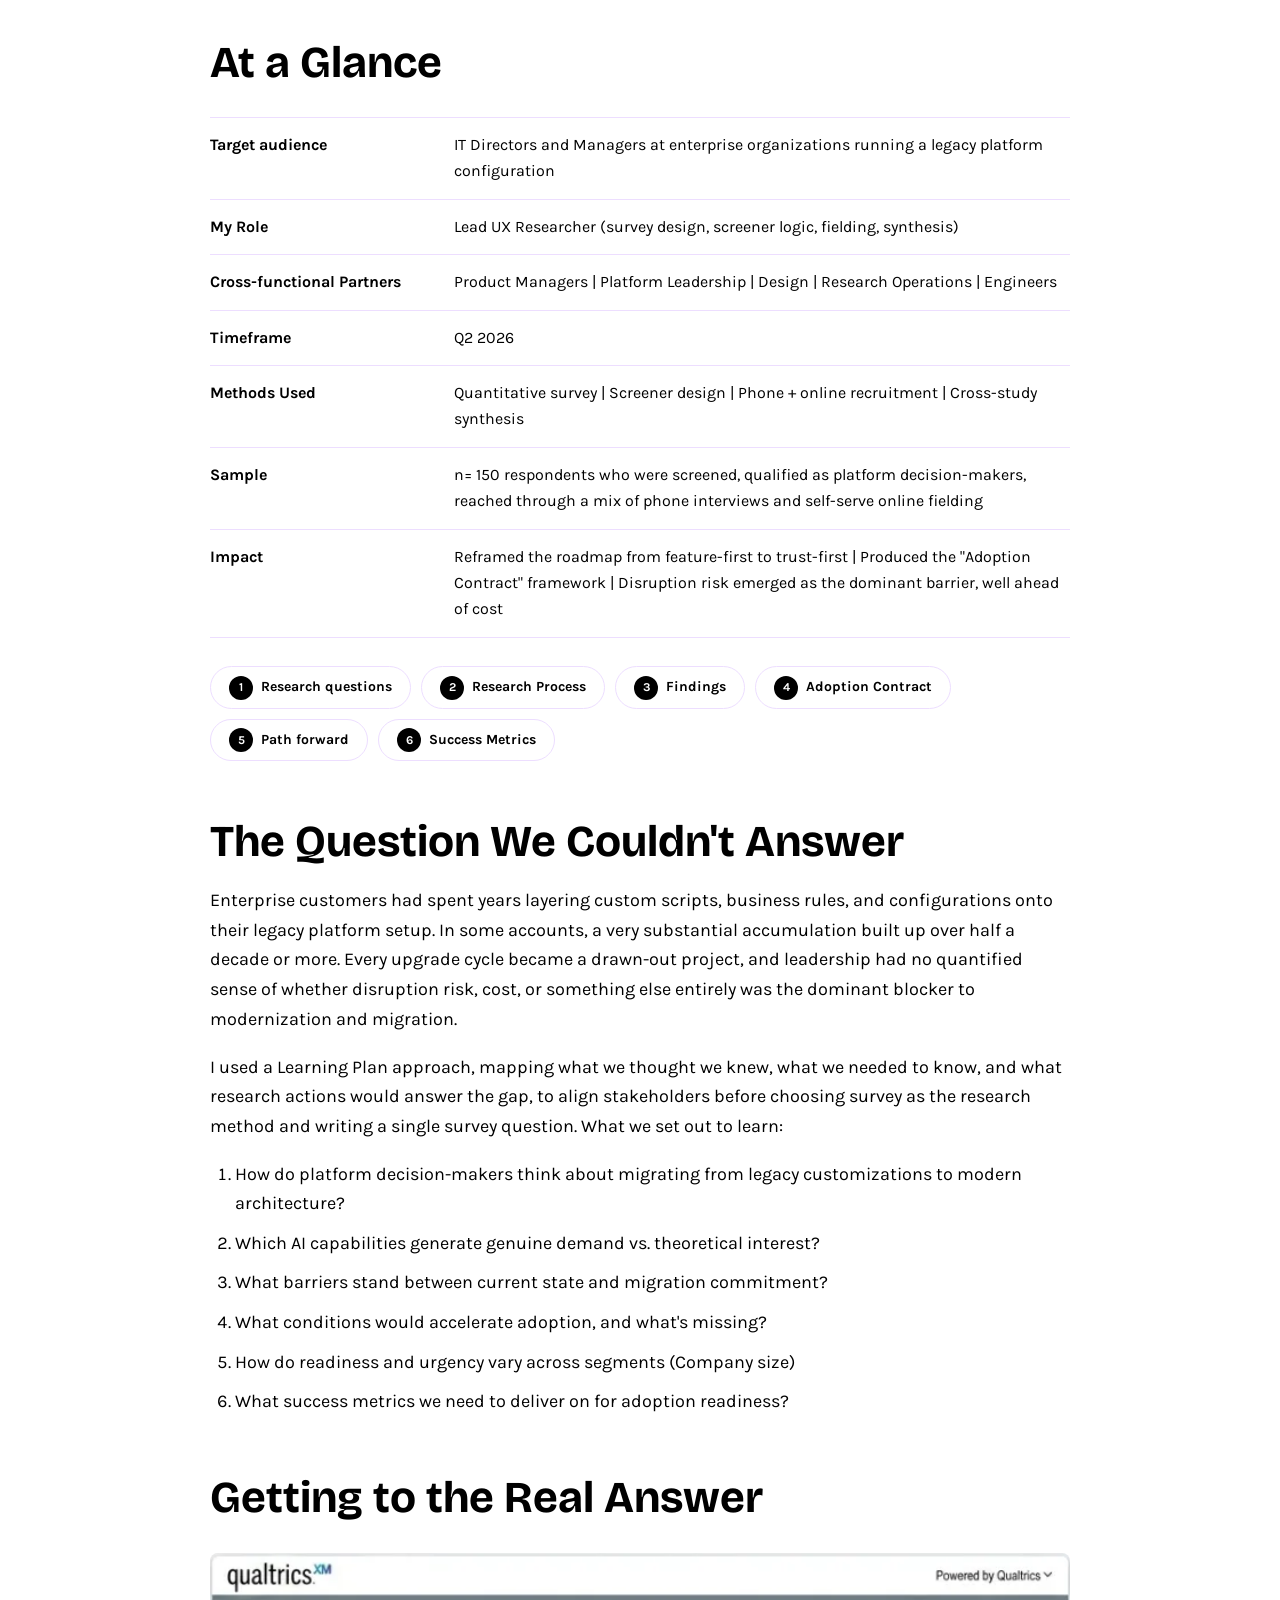
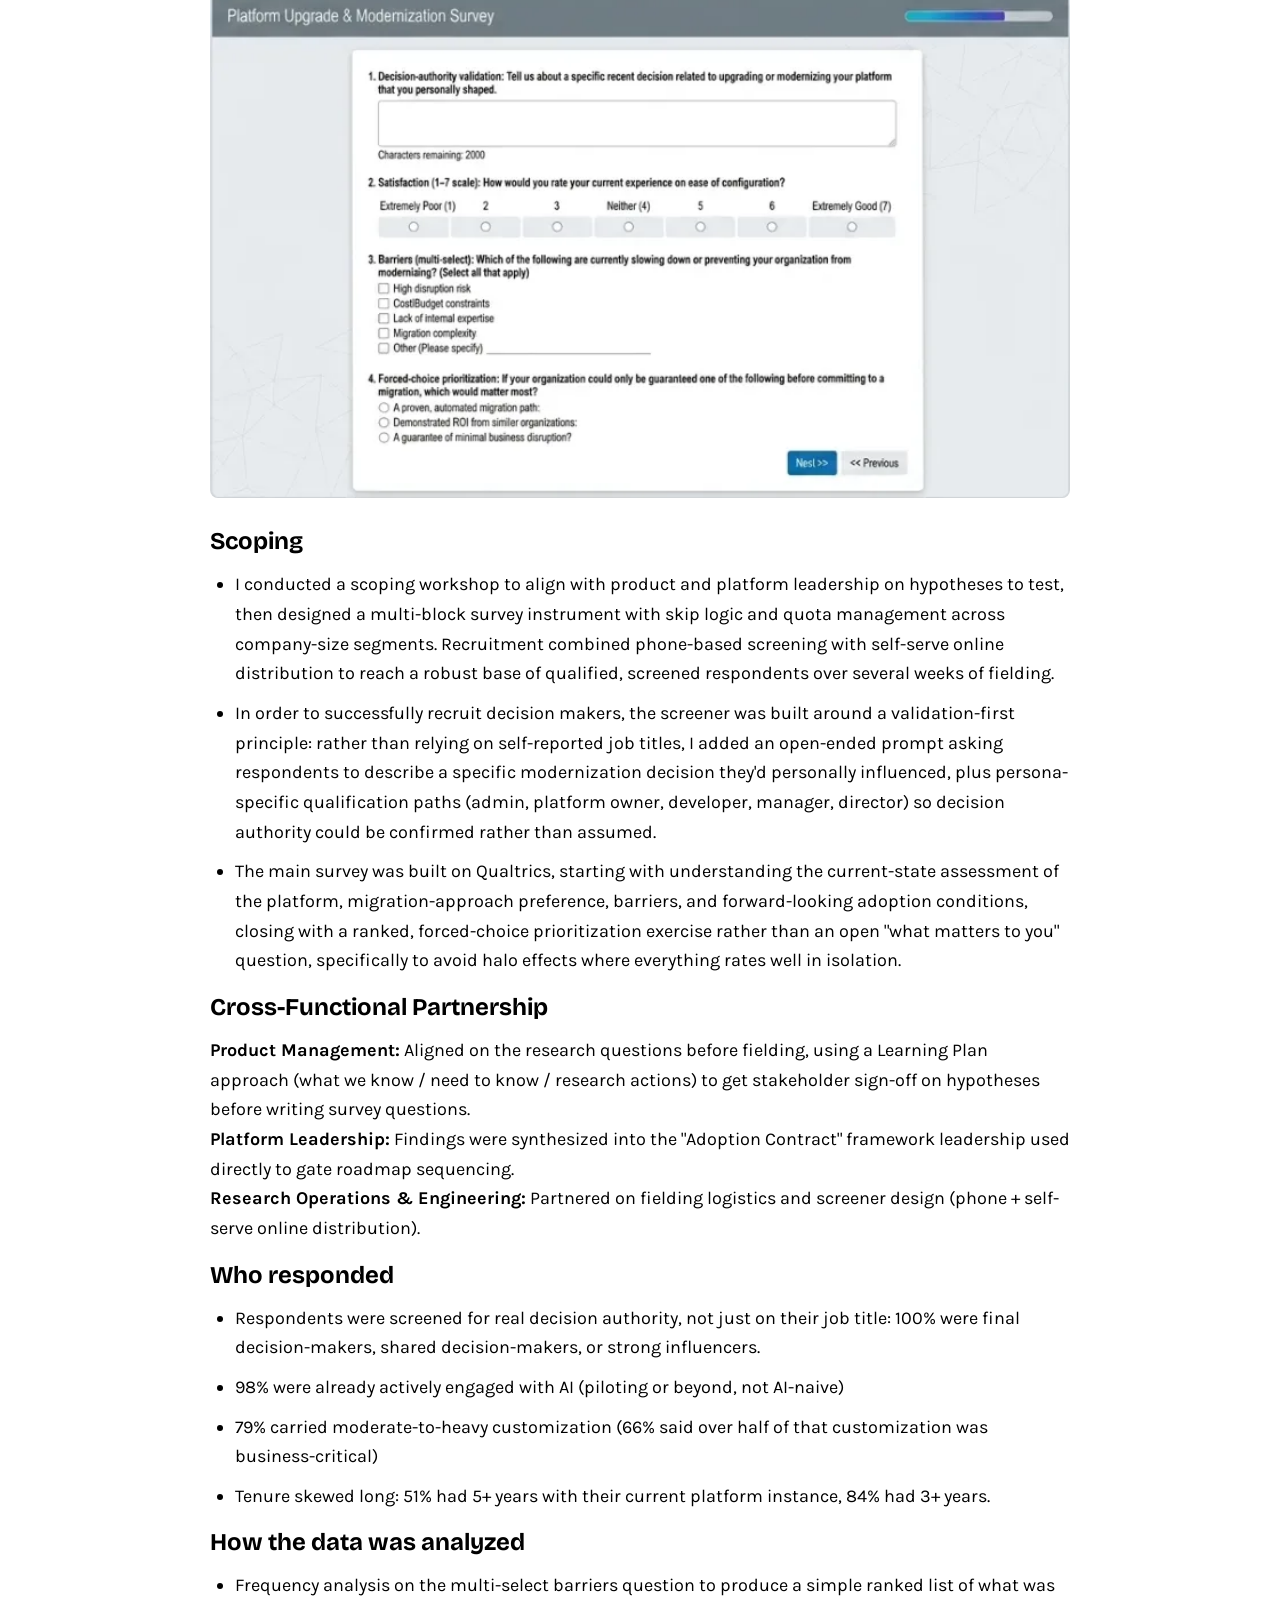
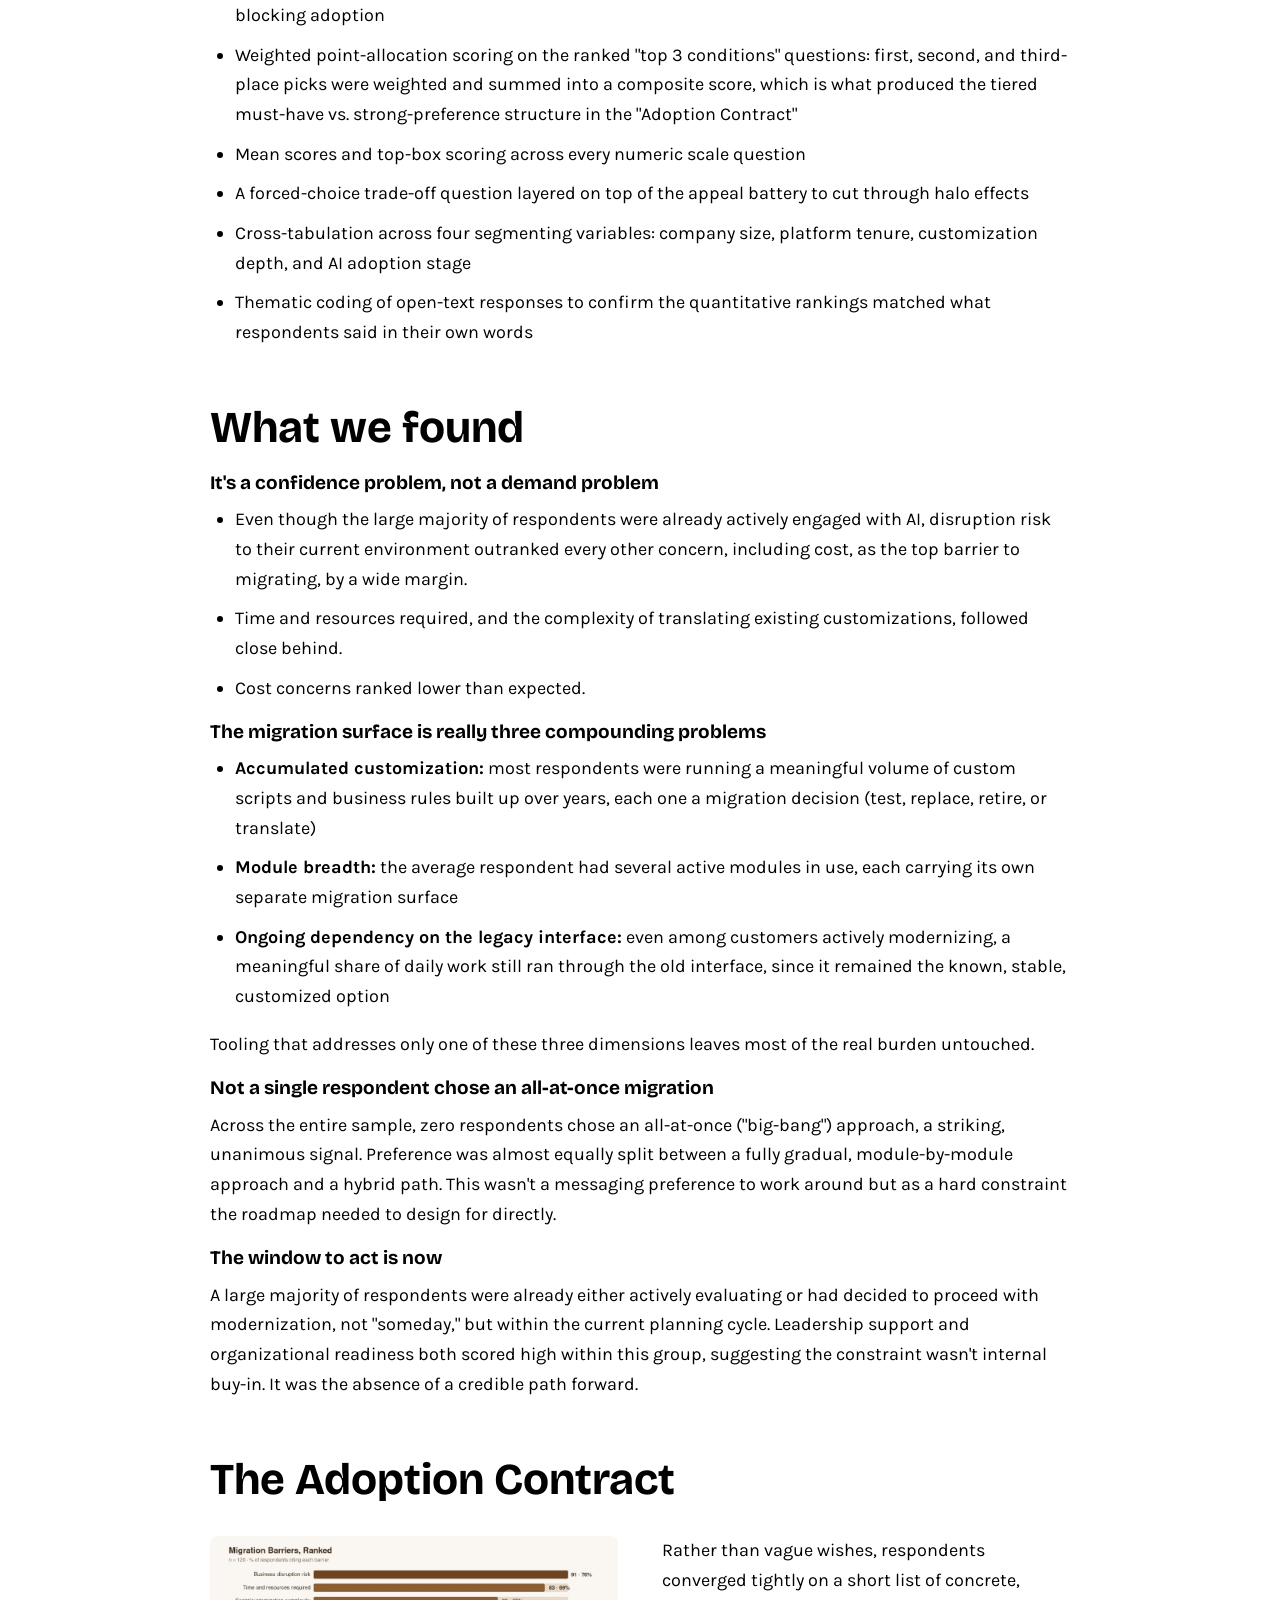
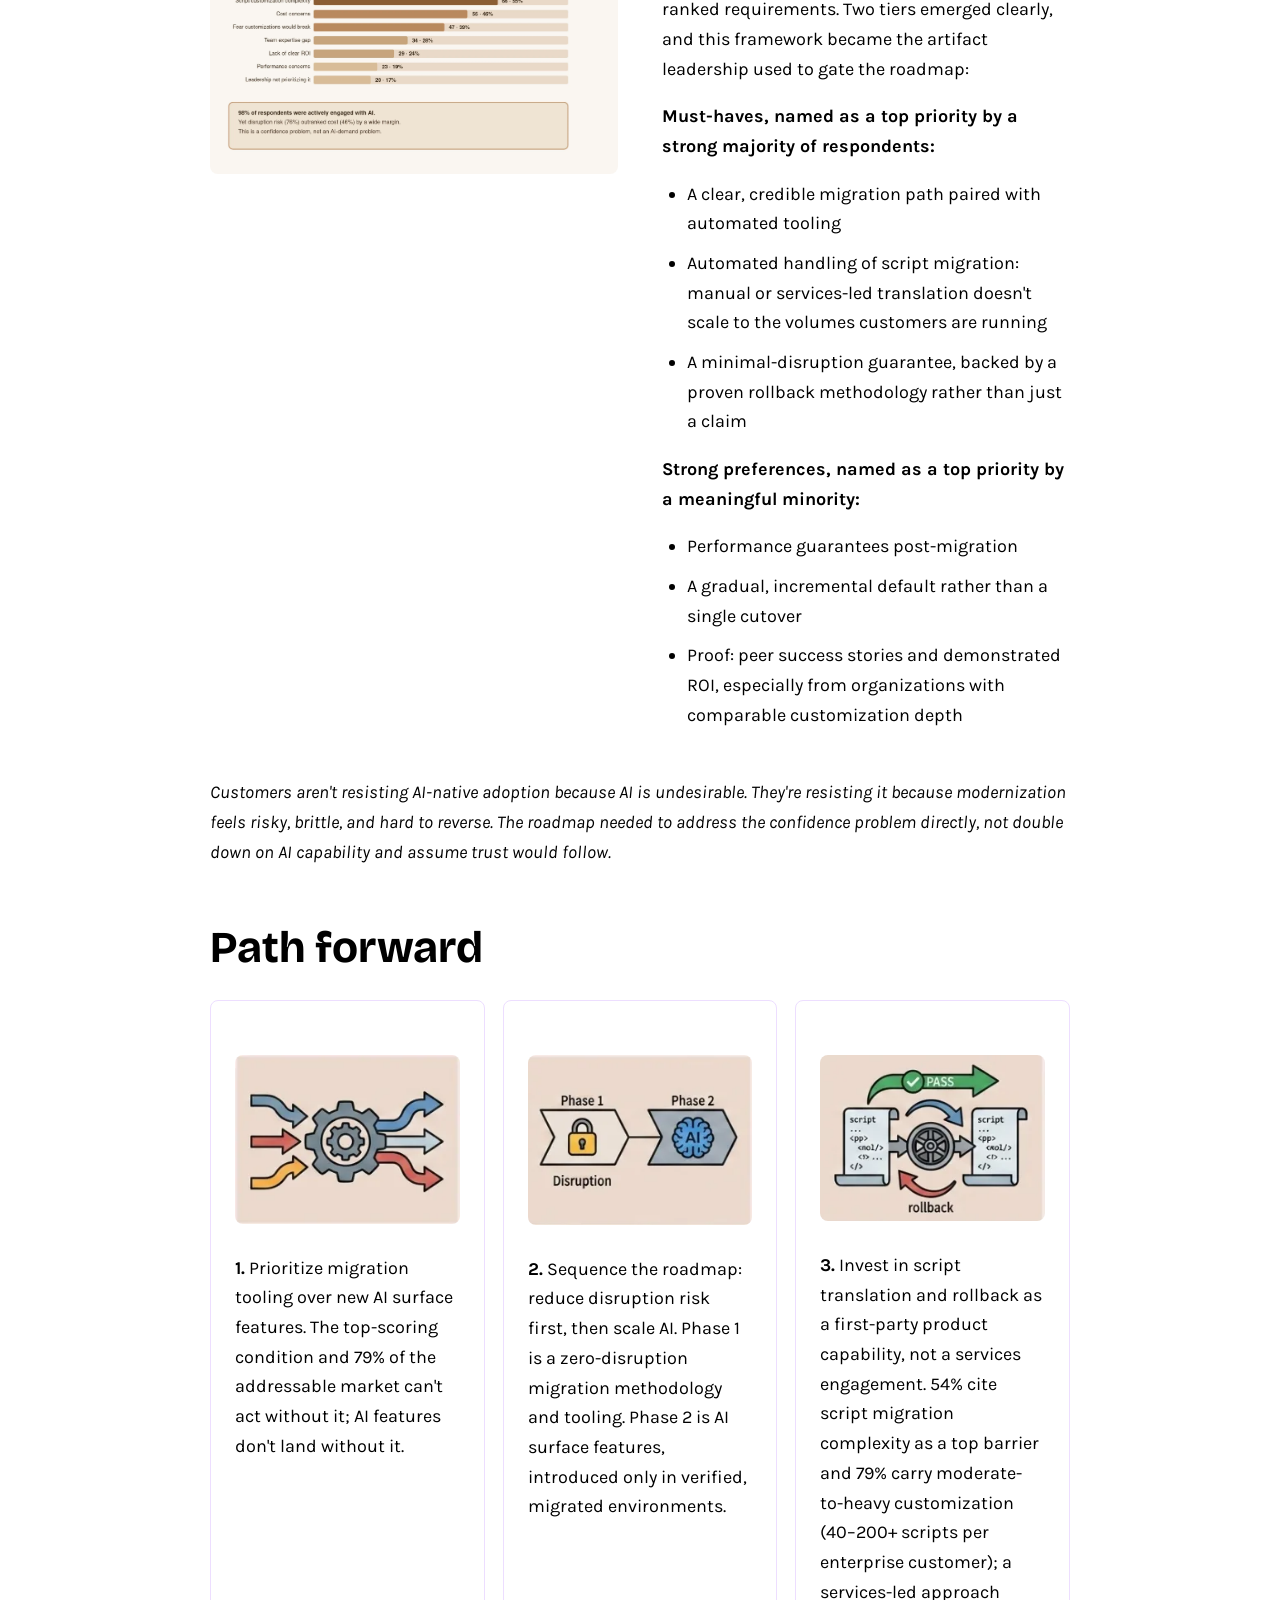
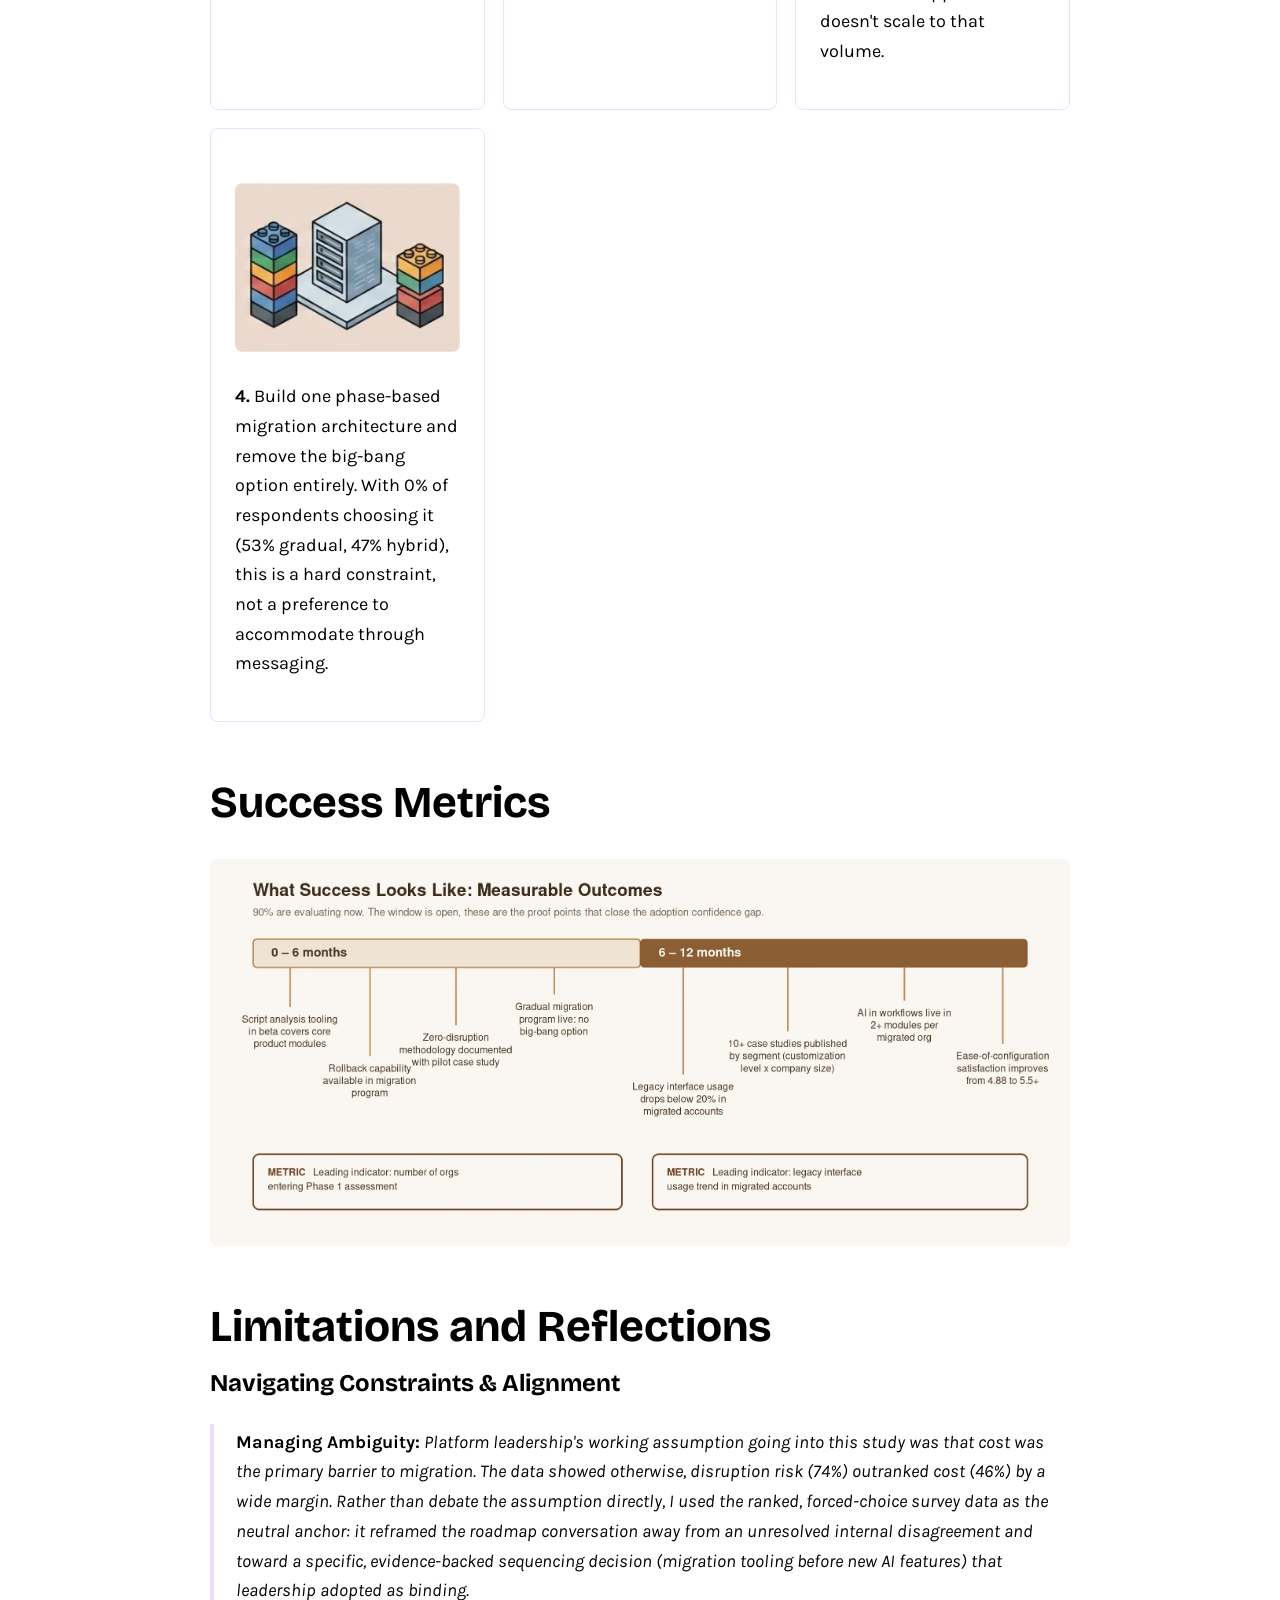
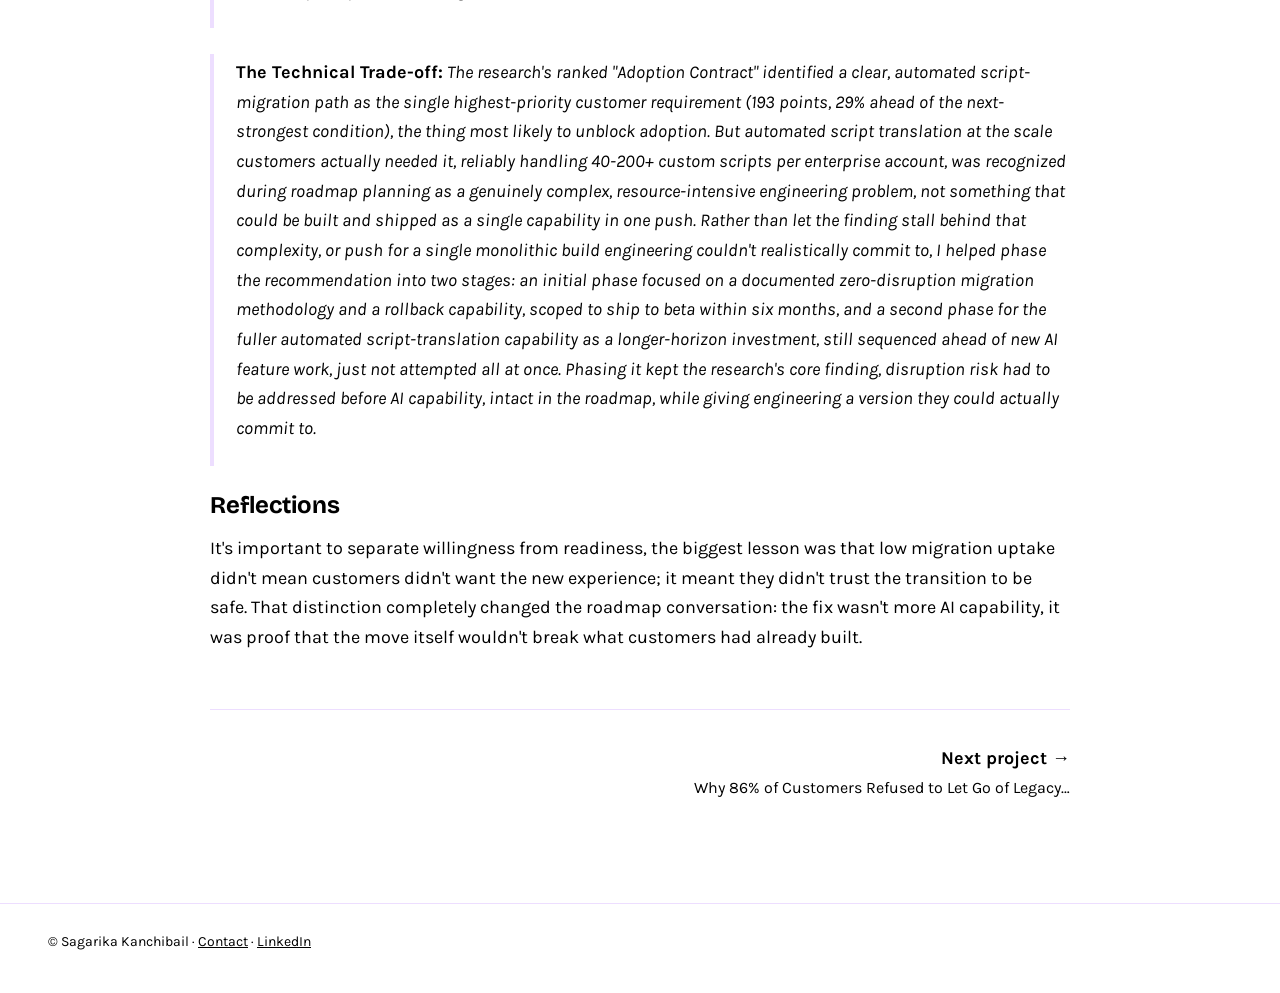
<file: projects/migration-readiness.html>
<!DOCTYPE html>
<html lang="en">
<head>
  <meta charset="UTF-8">
  <meta name="viewport" content="width=device-width, initial-scale=1.0">
  <title>Migration Readiness: Quantifying the Trust Gap | Sagarika Kanchibail</title>
  <meta name="description" content="I'm a UX researcher. I'm passionate about creating usable digital products. I have worked with incredibly talented people across different companies.">
  <meta name="robots" content="noindex">
  <link rel="preconnect" href="https://fonts.googleapis.com">
  <link rel="preconnect" href="https://fonts.gstatic.com" crossorigin>
  <link href="https://fonts.googleapis.com/css2?family=Bricolage+Grotesque:opsz,wght@12..96,300;12..96,400;12..96,700&family=Karla:ital,wght@0,300;0,400;0,700;1,400&display=swap" rel="stylesheet">
  <link rel="stylesheet" href="../assets/css/style.css">
</head>
<body>

  <div class="nav-shell">
    <nav class="pillnav" aria-label="Main navigation">
      <a href="../index.html" class="active">Work</a>
      <a href="../about.html">About</a>
      <a href="../contact.html">Contact</a>
      <a href="../assets/files/Sagarika_Kanchibail_Resume.pdf" target="_blank" rel="noopener">Resumé</a>
      <a href="https://www.linkedin.com/in/sagarikakanchibail/" target="_blank" rel="noopener">Linkedin</a>
    </nav>
  </div>

  <header class="wrap case-hero">
    <p class="byline">Sagarika Kanchibail / Sr. UX Researcher</p>
    <h1>Migration Readiness: Quantifying the Trust Gap Behind AI-Native Platform Adoption</h1>
    <figure class="figure">
      <img src="../assets/images/p1-migration/p1-architecture.webp" alt="Platform architecture overview diagram showing experience layers and the shared AI framework">
    </figure>
    <p class="pullquote">"Customers weren't short on appetite for AI. They were short on confidence that the move to get there wouldn't break, what they'd already built."</p>
    <p class="lede-para">Leadership had spent quarters investing in AI-native platform features while migration stayed flat, and no one could say with certainty why. This study set out to answer that, and found the real blocker wasn't the one anyone was designing for.</p>
  </header>

  <main class="wrap case-body narrow">

    <section>
      <h1>At a Glance</h1>
      <dl class="glance">
        <div class="glance-row"><dt>Target audience</dt><dd>IT Directors and Managers at enterprise organizations running a legacy platform configuration</dd></div>
        <div class="glance-row"><dt>My Role</dt><dd>Lead UX Researcher (survey design, screener logic, fielding, synthesis)</dd></div>
        <div class="glance-row"><dt>Cross-functional Partners</dt><dd>Product Managers | Platform Leadership | Design | Research Operations | Engineers</dd></div>
        <div class="glance-row"><dt>Timeframe</dt><dd>Q2 2026</dd></div>
        <div class="glance-row"><dt>Methods Used</dt><dd>Quantitative survey | Screener design | Phone + online recruitment | Cross-study synthesis</dd></div>
        <div class="glance-row"><dt>Sample</dt><dd>n= 150 respondents who were screened, qualified as platform decision-makers, reached through a mix of phone interviews and self-serve online fielding</dd></div>
        <div class="glance-row"><dt>Impact</dt><dd>Reframed the roadmap from feature-first to trust-first | Produced the "Adoption Contract" framework | Disruption risk emerged as the dominant barrier, well ahead of cost</dd></div>
      </dl>
      <div class="steps">
        <span class="step"><span class="n">1</span>Research questions</span>
        <span class="step"><span class="n">2</span>Research Process</span>
        <span class="step"><span class="n">3</span>Findings</span>
        <span class="step"><span class="n">4</span>Adoption Contract</span>
        <span class="step"><span class="n">5</span>Path forward</span>
        <span class="step"><span class="n">6</span>Success Metrics</span>
      </div>
    </section>

    <section>
      <h1>The Question We Couldn't Answer</h1>
      <p>Enterprise customers had spent years layering custom scripts, business rules, and configurations onto their legacy platform setup. In some accounts, a very substantial accumulation built up over half a decade or more. Every upgrade cycle became a drawn-out project, and leadership had no quantified sense of whether disruption risk, cost, or something else entirely was the dominant blocker to modernization and migration.</p>
      <p>I used a Learning Plan approach, mapping what we thought we knew, what we needed to know, and what research actions would answer the gap, to align stakeholders before choosing survey as the research method and writing a single survey question. What we set out to learn:</p>
      <ol>
        <li>How do platform decision-makers think about migrating from legacy customizations to modern architecture?</li>
        <li>Which AI capabilities generate genuine demand vs. theoretical interest?</li>
        <li>What barriers stand between current state and migration commitment?</li>
        <li>What conditions would accelerate adoption, and what's missing?</li>
        <li>How do readiness and urgency vary across segments (Company size)</li>
        <li>What success metrics we need to deliver on for adoption readiness?</li>
      </ol>
    </section>

    <section>
      <h1>Getting to the Real Answer</h1>
      <figure class="figure">
        <img src="../assets/images/p1-migration/p1-survey.webp" alt="Screenshot of the Platform Upgrade and Modernization Survey questionnaire">
      </figure>
      <h3>Scoping</h3>
      <ul>
        <li>I conducted a scoping workshop to align with product and platform leadership on hypotheses to test, then designed a multi-block survey instrument with skip logic and quota management across company-size segments. Recruitment combined phone-based screening with self-serve online distribution to reach a robust base of qualified, screened respondents over several weeks of fielding.</li>
        <li>In order to successfully recruit decision makers, the screener was built around a validation-first principle: rather than relying on self-reported job titles, I added an open-ended prompt asking respondents to describe a specific modernization decision they'd personally influenced, plus persona-specific qualification paths (admin, platform owner, developer, manager, director) so decision authority could be confirmed rather than assumed.</li>
        <li>The main survey was built on Qualtrics, starting with understanding the current-state assessment of the platform, migration-approach preference, barriers, and forward-looking adoption conditions, closing with a ranked, forced-choice prioritization exercise rather than an open "what matters to you" question, specifically to avoid halo effects where everything rates well in isolation.</li>
      </ul>
      <h3>Cross-Functional Partnership</h3>
      <p><strong>Product Management:</strong> Aligned on the research questions before fielding, using a Learning Plan approach (what we know / need to know / research actions) to get stakeholder sign-off on hypotheses before writing survey questions.<br>
      <strong>Platform Leadership:</strong> Findings were synthesized into the "Adoption Contract" framework leadership used directly to gate roadmap sequencing.<br>
      <strong>Research Operations &amp; Engineering:</strong> Partnered on fielding logistics and screener design (phone + self-serve online distribution).</p>
      <h3>Who responded</h3>
      <ul>
        <li>Respondents were screened for real decision authority, not just on their job title: 100% were final decision-makers, shared decision-makers, or strong influencers.</li>
        <li>98% were already actively engaged with AI (piloting or beyond, not AI-naive)</li>
        <li>79% carried moderate-to-heavy customization (66% said over half of that customization was business-critical)</li>
        <li>Tenure skewed long: 51% had 5+ years with their current platform instance, 84% had 3+ years.</li>
      </ul>
      <h3>How the data was analyzed</h3>
      <ul>
        <li>Frequency analysis on the multi-select barriers question to produce a simple ranked list of what was blocking adoption</li>
        <li>Weighted point-allocation scoring on the ranked "top 3 conditions" questions: first, second, and third-place picks were weighted and summed into a composite score, which is what produced the tiered must-have vs. strong-preference structure in the "Adoption Contract"</li>
        <li>Mean scores and top-box scoring across every numeric scale question</li>
        <li>A forced-choice trade-off question layered on top of the appeal battery to cut through halo effects</li>
        <li>Cross-tabulation across four segmenting variables: company size, platform tenure, customization depth, and AI adoption stage</li>
        <li>Thematic coding of open-text responses to confirm the quantitative rankings matched what respondents said in their own words</li>
      </ul>
    </section>

    <section>
      <h1>What we found</h1>
      <h4>It's a confidence problem, not a demand problem</h4>
      <ul>
        <li>Even though the large majority of respondents were already actively engaged with AI, disruption risk to their current environment outranked every other concern, including cost, as the top barrier to migrating, by a wide margin.</li>
        <li>Time and resources required, and the complexity of translating existing customizations, followed close behind.</li>
        <li>Cost concerns ranked lower than expected.</li>
      </ul>
      <h4>The migration surface is really three compounding problems</h4>
      <ul>
        <li><strong>Accumulated customization:</strong> most respondents were running a meaningful volume of custom scripts and business rules built up over years, each one a migration decision (test, replace, retire, or translate)</li>
        <li><strong>Module breadth:</strong> the average respondent had several active modules in use, each carrying its own separate migration surface</li>
        <li><strong>Ongoing dependency on the legacy interface:</strong> even among customers actively modernizing, a meaningful share of daily work still ran through the old interface, since it remained the known, stable, customized option</li>
      </ul>
      <p>Tooling that addresses only one of these three dimensions leaves most of the real burden untouched.</p>
      <h4>Not a single respondent chose an all-at-once migration</h4>
      <p>Across the entire sample, zero respondents chose an all-at-once ("big-bang") approach, a striking, unanimous signal. Preference was almost equally split between a fully gradual, module-by-module approach and a hybrid path. This wasn't a messaging preference to work around but as a hard constraint the roadmap needed to design for directly.</p>
      <h4>The window to act is now</h4>
      <p>A large majority of respondents were already either actively evaluating or had decided to proceed with modernization, not "someday," but within the current planning cycle. Leadership support and organizational readiness both scored high within this group, suggesting the constraint wasn't internal buy-in. It was the absence of a credible path forward.</p>
    </section>

    <section>
      <h1>The Adoption Contract</h1>
      <div class="twocol">
        <figure class="figure">
          <img src="../assets/images/p1-migration/p1-barriers.webp" alt="Migration Barriers, Ranked, horizontal bar chart, n=120">
        </figure>
        <div>
          <p>Rather than vague wishes, respondents converged tightly on a short list of concrete, ranked requirements. Two tiers emerged clearly, and this framework became the artifact leadership used to gate the roadmap:</p>
          <p><strong>Must-haves, named as a top priority by a strong majority of respondents:</strong></p>
          <ul>
            <li>A clear, credible migration path paired with automated tooling</li>
            <li>Automated handling of script migration: manual or services-led translation doesn't scale to the volumes customers are running</li>
            <li>A minimal-disruption guarantee, backed by a proven rollback methodology rather than just a claim</li>
          </ul>
          <p><strong>Strong preferences, named as a top priority by a meaningful minority:</strong></p>
          <ul>
            <li>Performance guarantees post-migration</li>
            <li>A gradual, incremental default rather than a single cutover</li>
            <li>Proof: peer success stories and demonstrated ROI, especially from organizations with comparable customization depth</li>
          </ul>
        </div>
      </div>
      <p><em>Customers aren't resisting AI-native adoption because AI is undesirable. They're resisting it because modernization feels risky, brittle, and hard to reverse. The roadmap needed to address the confidence problem directly, not double down on AI capability and assume trust would follow.</em></p>
    </section>

    <section>
      <h1>Path forward</h1>
      <div class="cards">
        <div class="card">
          <figure class="figure"><img src="../assets/images/p1-migration/p1-gear.webp" alt="Gear illustration representing migration tooling"></figure>
          <p><strong>1.</strong> Prioritize migration tooling over new AI surface features. The top-scoring condition and 79% of the addressable market can't act without it; AI features don't land without it.</p>
        </div>
        <div class="card">
          <figure class="figure"><img src="../assets/images/p1-migration/p1-phases.webp" alt="Phase 1 disruption lock to Phase 2 AI chip illustration"></figure>
          <p><strong>2.</strong> Sequence the roadmap: reduce disruption risk first, then scale AI. Phase 1 is a zero-disruption migration methodology and tooling. Phase 2 is AI surface features, introduced only in verified, migrated environments.</p>
        </div>
        <div class="card">
          <figure class="figure"><img src="../assets/images/p1-migration/p1-script.webp" alt="Script translation diagram with pass and rollback arrows"></figure>
          <p><strong>3.</strong> Invest in script translation and rollback as a first-party product capability, not a services engagement. 54% cite script migration complexity as a top barrier and 79% carry moderate-to-heavy customization (40–200+ scripts per enterprise customer); a services-led approach doesn't scale to that volume.</p>
        </div>
        <div class="card">
          <figure class="figure"><img src="../assets/images/p1-migration/p1-server.webp" alt="Isometric server illustration representing phase-based migration architecture"></figure>
          <p><strong>4.</strong> Build one phase-based migration architecture and remove the big-bang option entirely. With 0% of respondents choosing it (53% gradual, 47% hybrid), this is a hard constraint, not a preference to accommodate through messaging.</p>
        </div>
      </div>
    </section>

    <section>
      <h1>Success Metrics</h1>
      <figure class="figure">
        <img src="../assets/images/p1-migration/p1-success.webp" alt="What Success Looks Like: Measurable Outcomes, timeline graphic with milestones and leading indicators">
      </figure>
    </section>

    <section>
      <h1>Limitations and Reflections</h1>
      <h3>Navigating Constraints &amp; Alignment</h3>
      <blockquote>
        <p><strong>Managing Ambiguity:</strong> Platform leadership's working assumption going into this study was that cost was the primary barrier to migration. The data showed otherwise, disruption risk (74%) outranked cost (46%) by a wide margin. Rather than debate the assumption directly, I used the ranked, forced-choice survey data as the neutral anchor: it reframed the roadmap conversation away from an unresolved internal disagreement and toward a specific, evidence-backed sequencing decision (migration tooling before new AI features) that leadership adopted as binding.</p>
      </blockquote>
      <blockquote>
        <p><strong>The Technical Trade-off:</strong> The research's ranked "Adoption Contract" identified a clear, automated script-migration path as the single highest-priority customer requirement (193 points, 29% ahead of the next-strongest condition), the thing most likely to unblock adoption. But automated script translation at the scale customers actually needed it, reliably handling 40-200+ custom scripts per enterprise account, was recognized during roadmap planning as a genuinely complex, resource-intensive engineering problem, not something that could be built and shipped as a single capability in one push. Rather than let the finding stall behind that complexity, or push for a single monolithic build engineering couldn't realistically commit to, I helped phase the recommendation into two stages: an initial phase focused on a documented zero-disruption migration methodology and a rollback capability, scoped to ship to beta within six months, and a second phase for the fuller automated script-translation capability as a longer-horizon investment, still sequenced ahead of new AI feature work, just not attempted all at once. Phasing it kept the research's core finding, disruption risk had to be addressed before AI capability, intact in the roadmap, while giving engineering a version they could actually commit to.</p>
      </blockquote>
      <h3>Reflections</h3>
      <p>It's important to separate willingness from readiness, the biggest lesson was that low migration uptake didn't mean customers didn't want the new experience; it meant they didn't trust the transition to be safe. That distinction completely changed the roadmap conversation: the fix wasn't more AI capability, it was proof that the move itself wouldn't break what customers had already built.</p>
    </section>

    <nav class="pagenav" aria-label="Project navigation">
      <span></span>
      <a class="next" href="living-with-legacy.html">Next project →<br><span style="font-weight:400;font-size:16px;">Why 86% of Customers Refused to Let Go of Legacy…</span></a>
    </nav>

  </main>

  <footer class="footer">
    <div class="wrap">© Sagarika Kanchibail · <a href="../contact.html">Contact</a> · <a href="https://www.linkedin.com/in/sagarikakanchibail/" target="_blank" rel="noopener">LinkedIn</a></div>
  </footer>

  <script src="../assets/js/main.js"></script>
</body>
</html>
</file>
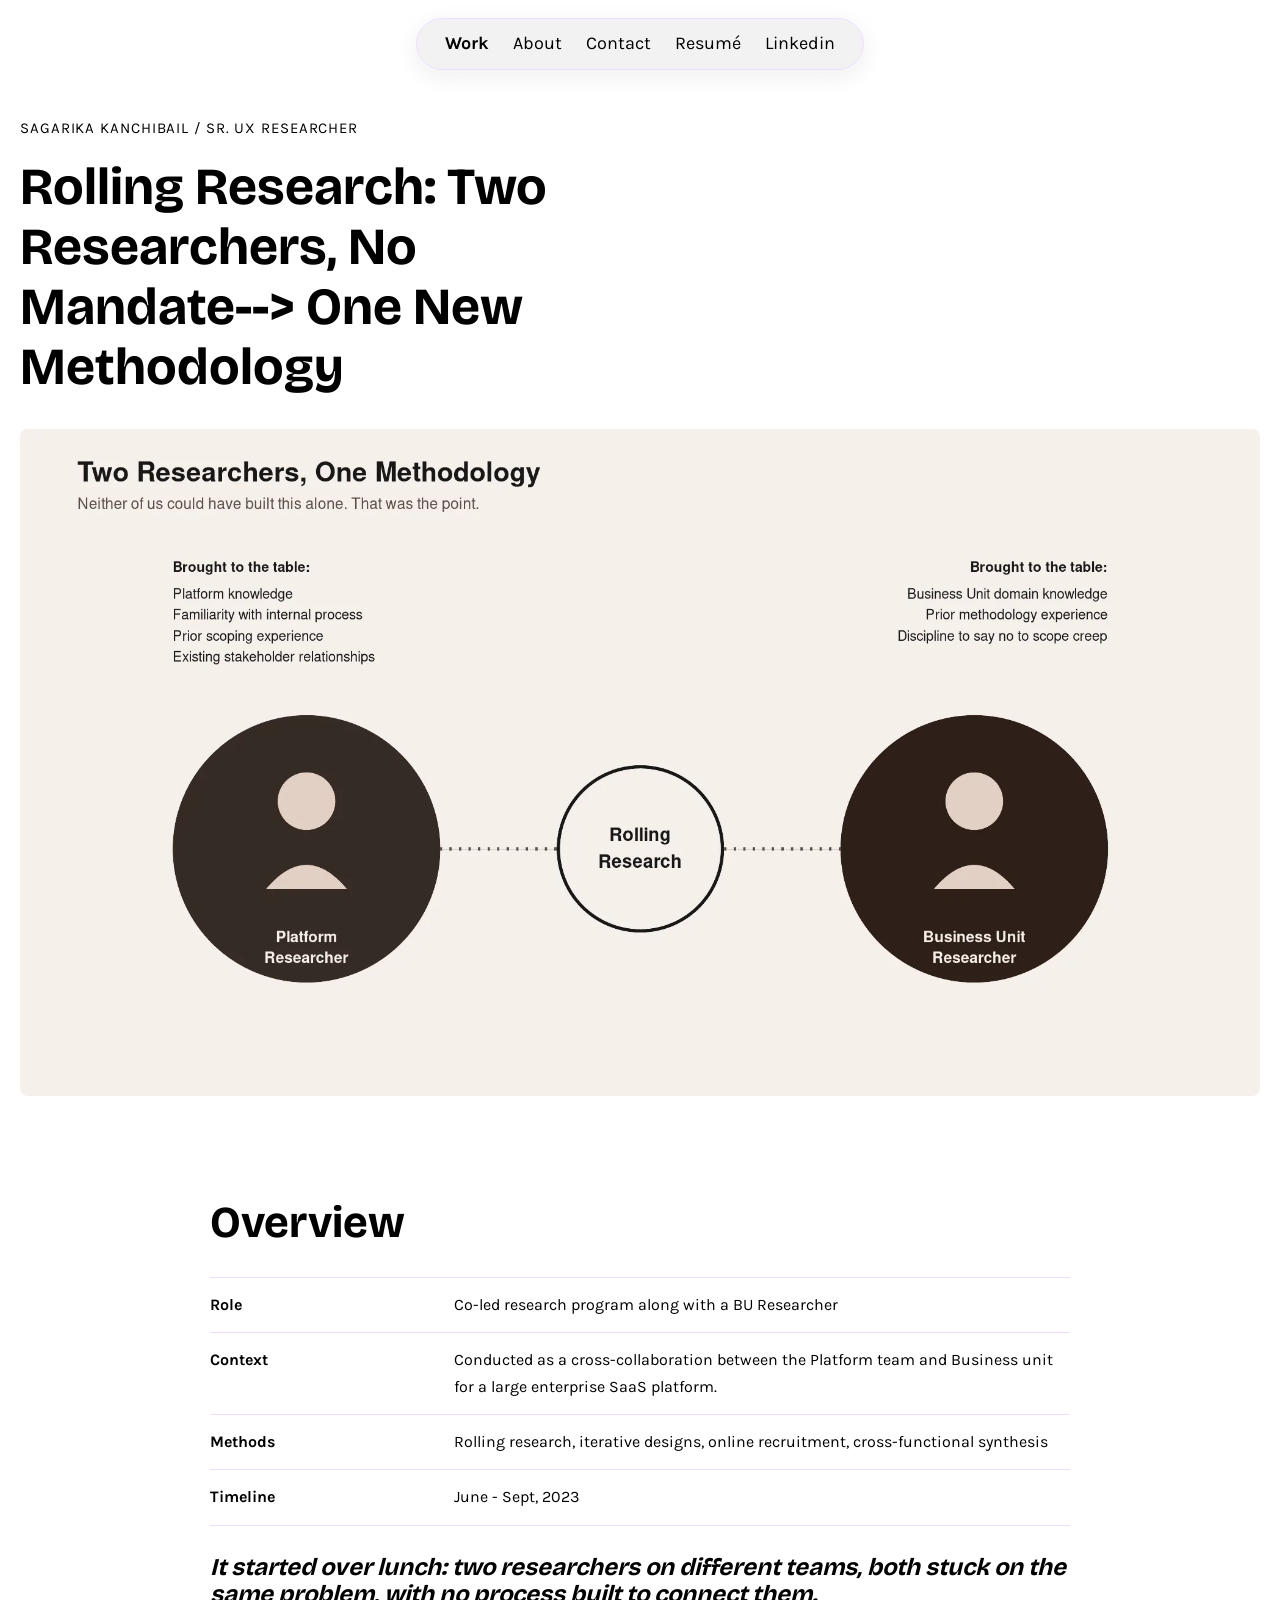
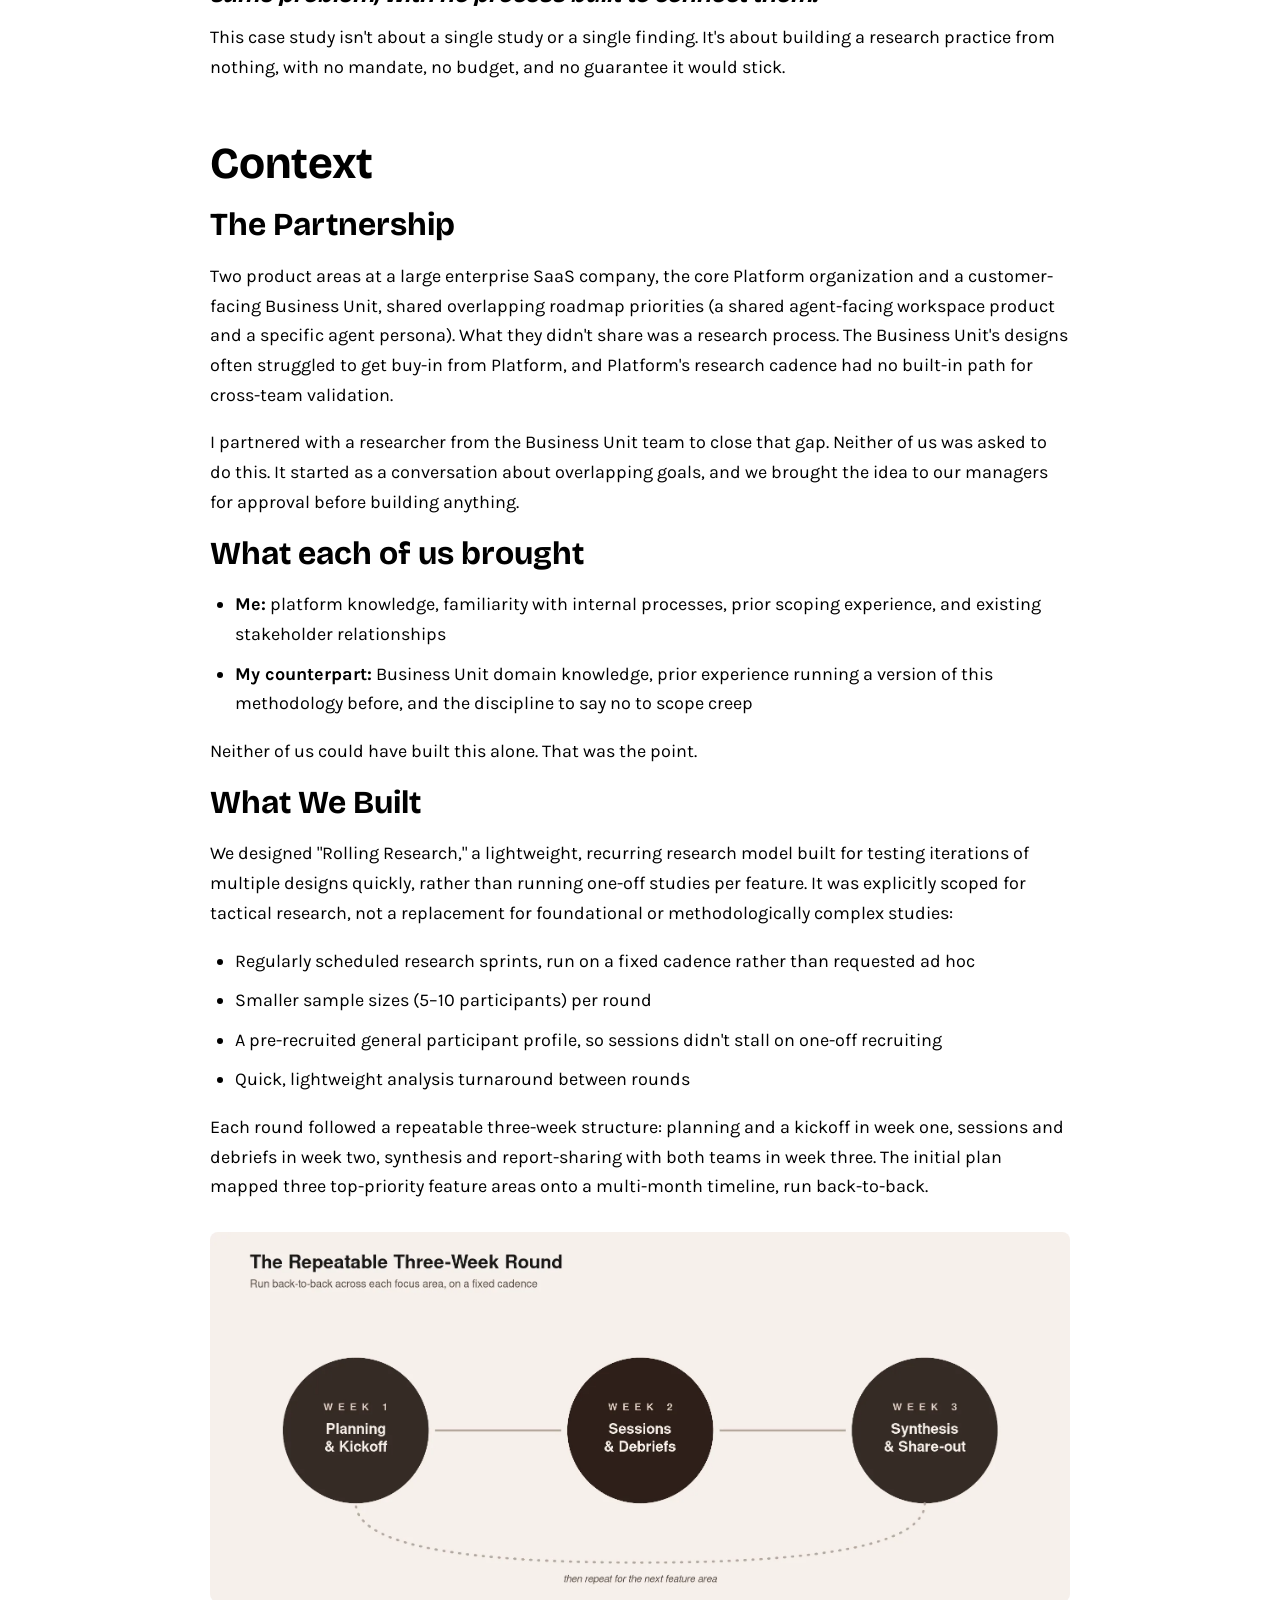
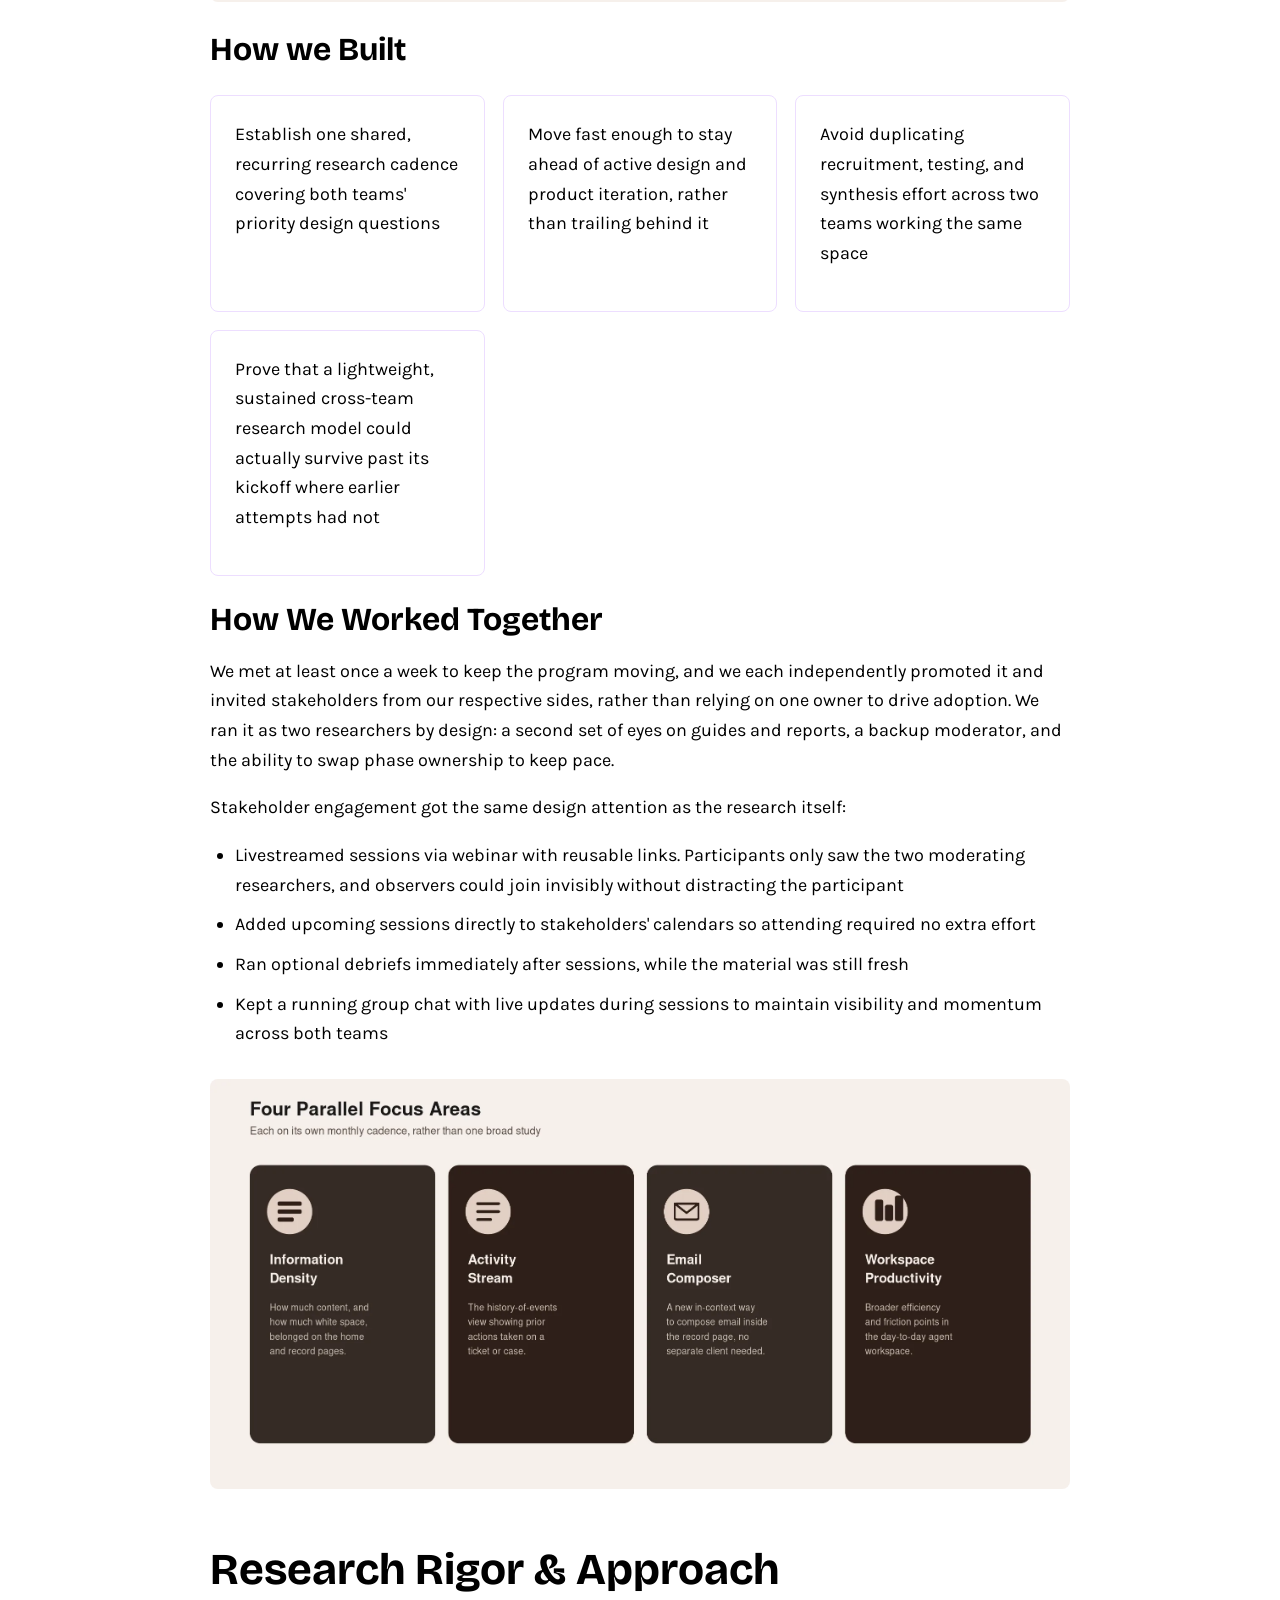
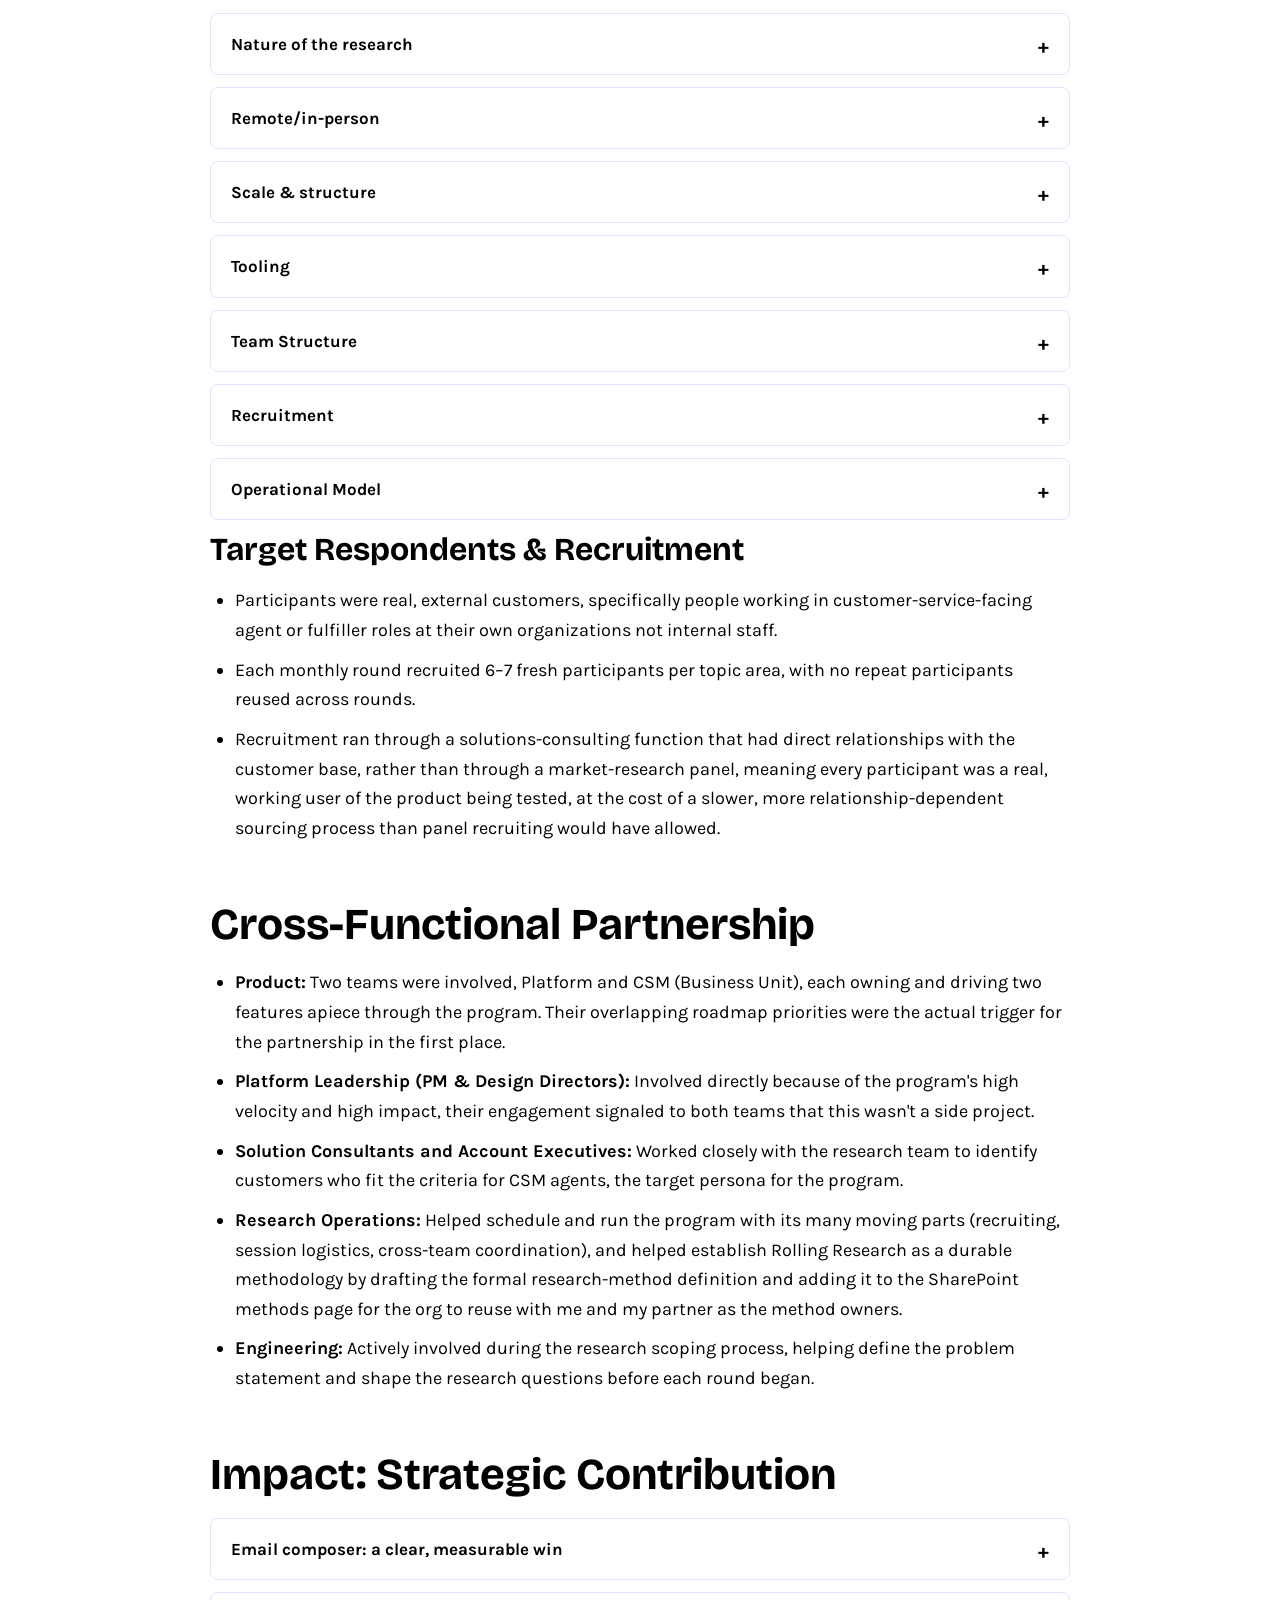
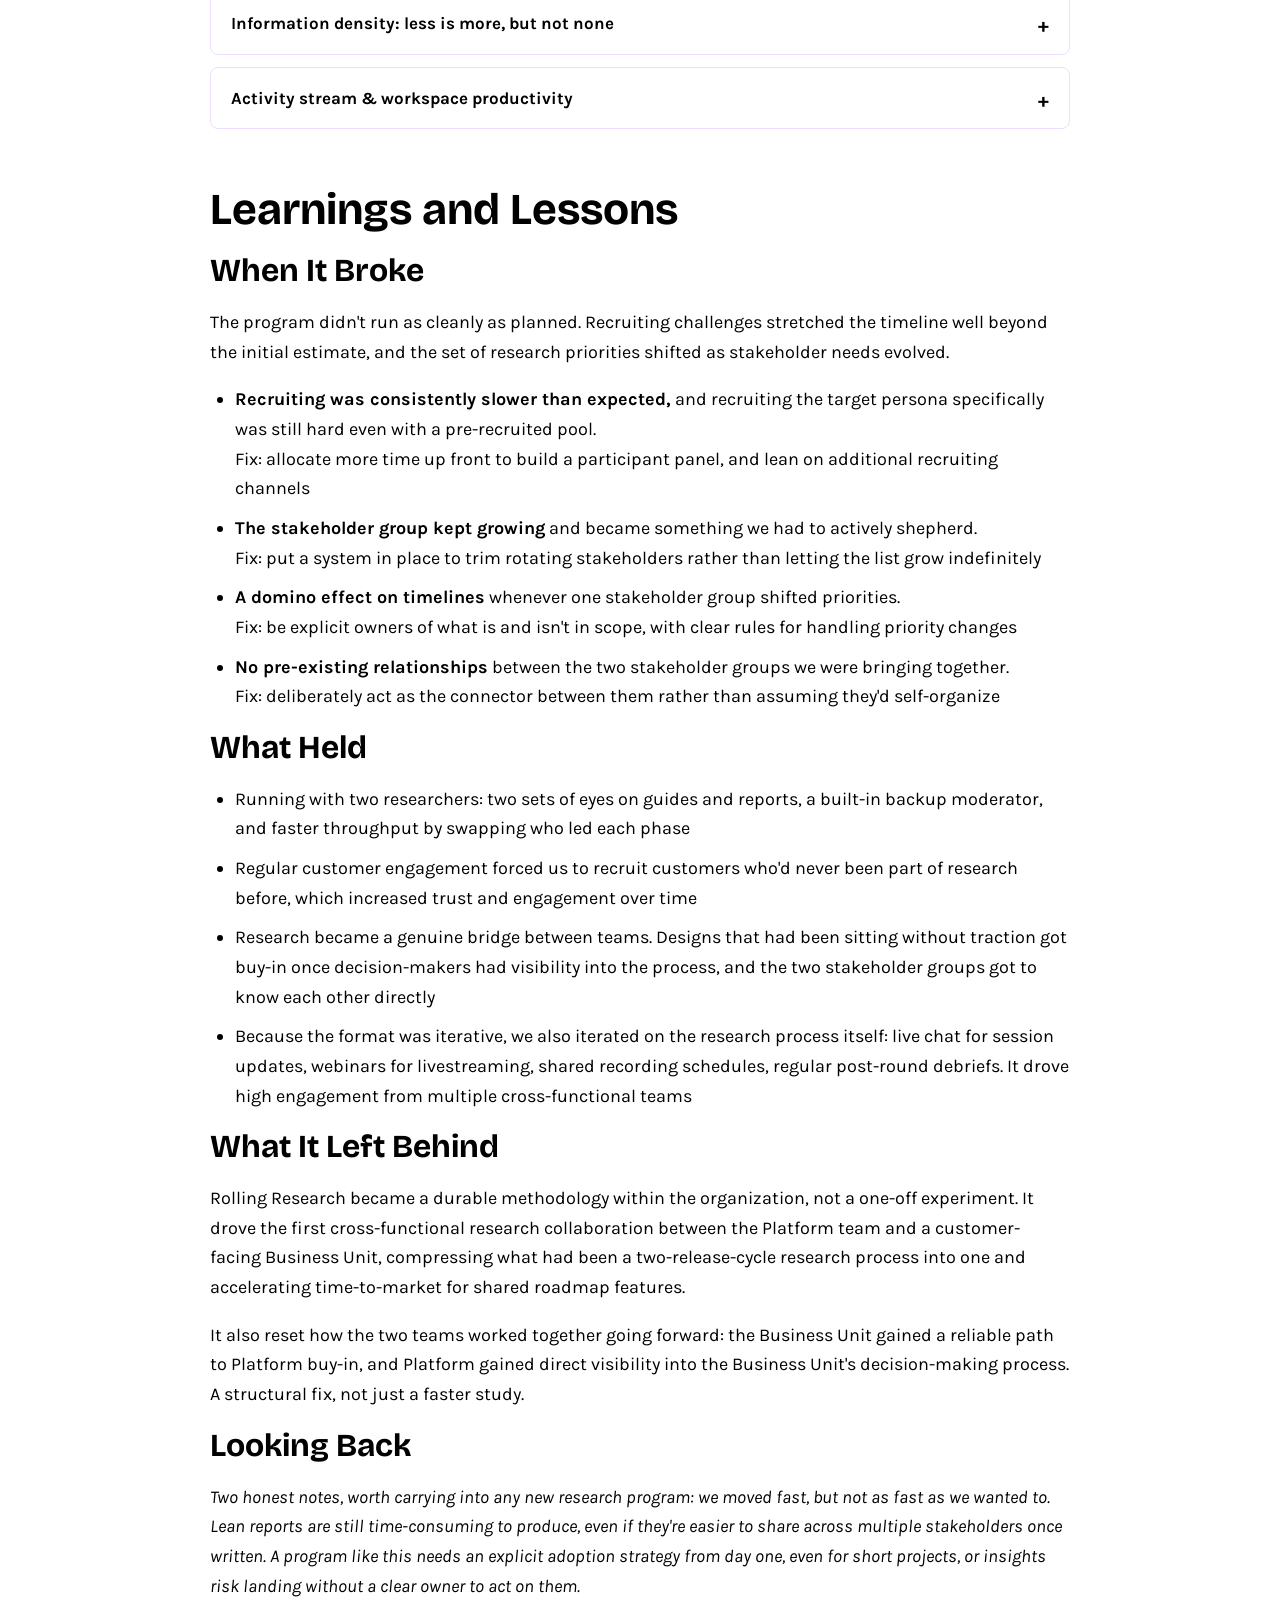
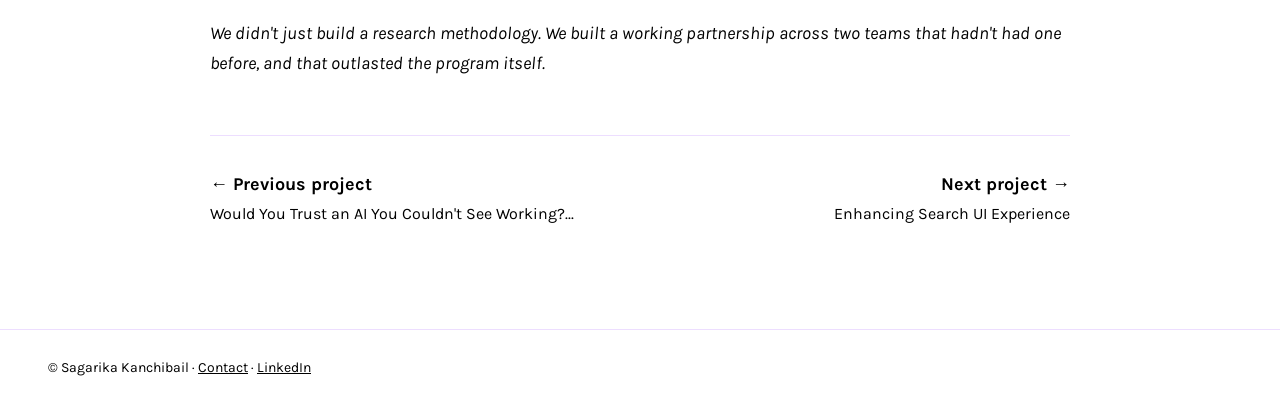
<file: projects/rolling-research.html>
<!DOCTYPE html>
<html lang="en">
<head>
  <meta charset="UTF-8">
  <meta name="viewport" content="width=device-width, initial-scale=1.0">
  <title>Rolling Research | Sagarika Kanchibail</title>
  <meta name="description" content="I'm a UX researcher. I'm passionate about creating usable digital products. I have worked with incredibly talented people across different companies.">
  <meta name="robots" content="noindex">
  <link rel="preconnect" href="https://fonts.googleapis.com">
  <link rel="preconnect" href="https://fonts.gstatic.com" crossorigin>
  <link href="https://fonts.googleapis.com/css2?family=Bricolage+Grotesque:opsz,wght@12..96,300;12..96,400;12..96,700&family=Karla:ital,wght@0,300;0,400;0,700;1,400&display=swap" rel="stylesheet">
  <link rel="stylesheet" href="../assets/css/style.css">
</head>
<body>

  <div class="nav-shell">
    <nav class="pillnav" aria-label="Main navigation">
      <a href="../index.html" class="active">Work</a>
      <a href="../about.html">About</a>
      <a href="../contact.html">Contact</a>
      <a href="../assets/files/Sagarika_Kanchibail_Resume.pdf" target="_blank" rel="noopener">Resumé</a>
      <a href="https://www.linkedin.com/in/sagarikakanchibail/" target="_blank" rel="noopener">Linkedin</a>
    </nav>
  </div>

  <header class="wrap case-hero">
    <p class="byline">Sagarika Kanchibail / Sr. UX Researcher</p>
    <h1>Rolling Research: Two Researchers, No Mandate--&gt; One New Methodology</h1>
    <figure class="figure">
      <img src="../assets/images/p4-rolling/p4-two-researchers.webp" alt="Diagram: Platform Researcher and Business Unit Researcher connected through Rolling Research">
    </figure>
  </header>

  <main class="wrap case-body narrow">

    <section>
      <h1>Overview</h1>
      <dl class="glance">
        <div class="glance-row"><dt>Role</dt><dd>Co-led research program along with a BU Researcher</dd></div>
        <div class="glance-row"><dt>Context</dt><dd>Conducted as a cross-collaboration between the Platform team and Business unit for a large enterprise SaaS platform.</dd></div>
        <div class="glance-row"><dt>Methods</dt><dd>Rolling research, iterative designs, online recruitment, cross-functional synthesis</dd></div>
        <div class="glance-row"><dt>Timeline</dt><dd>June - Sept, 2023</dd></div>
      </dl>
      <h3><em>It started over lunch: two researchers on different teams, both stuck on the same problem, with no process built to connect them.</em></h3>
      <p>This case study isn't about a single study or a single finding. It's about building a research practice from nothing, with no mandate, no budget, and no guarantee it would stick.</p>
    </section>

    <section>
      <h1>Context</h1>
      <h2>The Partnership</h2>
      <p>Two product areas at a large enterprise SaaS company, the core Platform organization and a customer-facing Business Unit, shared overlapping roadmap priorities (a shared agent-facing workspace product and a specific agent persona). What they didn't share was a research process. The Business Unit's designs often struggled to get buy-in from Platform, and Platform's research cadence had no built-in path for cross-team validation.</p>
      <p>I partnered with a researcher from the Business Unit team to close that gap. Neither of us was asked to do this. It started as a conversation about overlapping goals, and we brought the idea to our managers for approval before building anything.</p>
      <h2>What each of us brought</h2>
      <ul>
        <li><strong>Me:</strong> platform knowledge, familiarity with internal processes, prior scoping experience, and existing stakeholder relationships</li>
        <li><strong>My counterpart:</strong> Business Unit domain knowledge, prior experience running a version of this methodology before, and the discipline to say no to scope creep</li>
      </ul>
      <p>Neither of us could have built this alone. That was the point.</p>
      <h2>What We Built</h2>
      <p>We designed "Rolling Research," a lightweight, recurring research model built for testing iterations of multiple designs quickly, rather than running one-off studies per feature. It was explicitly scoped for tactical research, not a replacement for foundational or methodologically complex studies:</p>
      <ul>
        <li>Regularly scheduled research sprints, run on a fixed cadence rather than requested ad hoc</li>
        <li>Smaller sample sizes (5–10 participants) per round</li>
        <li>A pre-recruited general participant profile, so sessions didn't stall on one-off recruiting</li>
        <li>Quick, lightweight analysis turnaround between rounds</li>
      </ul>
      <p>Each round followed a repeatable three-week structure: planning and a kickoff in week one, sessions and debriefs in week two, synthesis and report-sharing with both teams in week three. The initial plan mapped three top-priority feature areas onto a multi-month timeline, run back-to-back.</p>
      <figure class="figure">
        <img src="../assets/images/p4-rolling/p4-three-week.webp" alt="The Repeatable Three-Week Round: Week 1 Planning and Kickoff, Week 2 Sessions and Debriefs, Week 3 Synthesis and Share-out, repeating">
      </figure>
      <h2>How we Built</h2>
      <div class="cards">
        <div class="card"><p>Establish one shared, recurring research cadence covering both teams' priority design questions</p></div>
        <div class="card"><p>Move fast enough to stay ahead of active design and product iteration, rather than trailing behind it</p></div>
        <div class="card"><p>Avoid duplicating recruitment, testing, and synthesis effort across two teams working the same space</p></div>
        <div class="card"><p>Prove that a lightweight, sustained cross-team research model could actually survive past its kickoff where earlier attempts had not</p></div>
      </div>
      <h2>How We Worked Together</h2>
      <p>We met at least once a week to keep the program moving, and we each independently promoted it and invited stakeholders from our respective sides, rather than relying on one owner to drive adoption. We ran it as two researchers by design: a second set of eyes on guides and reports, a backup moderator, and the ability to swap phase ownership to keep pace.</p>
      <p>Stakeholder engagement got the same design attention as the research itself:</p>
      <ul>
        <li>Livestreamed sessions via webinar with reusable links. Participants only saw the two moderating researchers, and observers could join invisibly without distracting the participant</li>
        <li>Added upcoming sessions directly to stakeholders' calendars so attending required no extra effort</li>
        <li>Ran optional debriefs immediately after sessions, while the material was still fresh</li>
        <li>Kept a running group chat with live updates during sessions to maintain visibility and momentum across both teams</li>
      </ul>
      <figure class="figure">
        <img src="../assets/images/p4-rolling/p4-four-areas.webp" alt="Four Parallel Focus Areas on their own monthly cadence: Information Density, Activity Stream, Email Composer, Workspace Productivity">
      </figure>
    </section>

    <section>
      <h1>Research Rigor &amp; Approach</h1>
      <details class="accordion">
        <summary>Nature of the research</summary>
        <div class="acc-body"><p>Qualitative and evaluative: concept testing and usability testing, run as moderated remote sessions rather than unmoderated or quantitative instruments. The goal was fast, directional signal on active design work, not statistical validation.</p></div>
      </details>
      <details class="accordion">
        <summary>Remote/in-person</summary>
        <div class="acc-body"><p>Fully remote, moderated live over video.</p></div>
      </details>
      <details class="accordion">
        <summary>Scale &amp; structure</summary>
        <div class="acc-body"><p>This was a sustained program, not a single study: four parallel work streams, each running its own monthly round, for roughly two consecutive quarters. At full cadence, that meant on the order of 6-7 moderated sessions running every single month for one of four areas. A genuinely high-throughput qualitative research operation sustained over multiple months.</p></div>
      </details>
      <details class="accordion">
        <summary>Tooling</summary>
        <div class="acc-body"><p>Lookback was used to moderate, record, and review sessions; Zoom was used for the live calls themselves; MIRO was used for synthesizing findings across sessions and, across the four parallel workstreams.</p></div>
      </details>
      <details class="accordion">
        <summary>Team Structure</summary>
        <div class="acc-body"><p>Co-led by two researchers, one from each of the two collaborating teams, functioning as joint owners of the program rather than one team leading and the other consulting. Product managers and designers from each area joined rounds relevant to their scope, rather than being included uniformly across all four workstreams.</p></div>
      </details>
      <details class="accordion">
        <summary>Recruitment</summary>
        <div class="acc-body"><p>Relationship-based, solutions-consulting-sourced recruitment of real, external customers, refreshed every round.</p></div>
      </details>
      <details class="accordion">
        <summary>Operational Model</summary>
        <div class="acc-body"><p>The program opened with a scoping session involving more than 20 stakeholders, to walk everyone through the proposed method and cadence, collect each team's research goals and open questions, and align on a priority order for what got tested when. Running the program week to week meant continuously managing expectations across that entire 20-plus-person stakeholder group by a wide margin, the hardest part of the program to sustain, harder than any individual research method or finding. A smaller working group met twice weekly for planning, status updates, and design reviews, and designers were given advance notice of exactly when their designs needed to be ready for each round, the connective tissue that kept four parallel work streams from drifting out of sync with each other.</p></div>
      </details>
      <h2>Target Respondents &amp; Recruitment</h2>
      <ul>
        <li>Participants were real, external customers, specifically people working in customer-service-facing agent or fulfiller roles at their own organizations not internal staff.</li>
        <li>Each monthly round recruited 6–7 fresh participants per topic area, with no repeat participants reused across rounds.</li>
        <li>Recruitment ran through a solutions-consulting function that had direct relationships with the customer base, rather than through a market-research panel, meaning every participant was a real, working user of the product being tested, at the cost of a slower, more relationship-dependent sourcing process than panel recruiting would have allowed.</li>
      </ul>
    </section>

    <section>
      <h1>Cross-Functional Partnership</h1>
      <ul>
        <li><strong>Product:</strong> Two teams were involved, Platform and CSM (Business Unit), each owning and driving two features apiece through the program. Their overlapping roadmap priorities were the actual trigger for the partnership in the first place.</li>
        <li><strong>Platform Leadership (PM &amp; Design Directors):</strong> Involved directly because of the program's high velocity and high impact, their engagement signaled to both teams that this wasn't a side project.</li>
        <li><strong>Solution Consultants and Account Executives:</strong> Worked closely with the research team to identify customers who fit the criteria for CSM agents, the target persona for the program.</li>
        <li><strong>Research Operations:</strong> Helped schedule and run the program with its many moving parts (recruiting, session logistics, cross-team coordination), and helped establish Rolling Research as a durable methodology by drafting the formal research-method definition and adding it to the SharePoint methods page for the org to reuse with me and my partner as the method owners.</li>
        <li><strong>Engineering:</strong> Actively involved during the research scoping process, helping define the problem statement and shape the research questions before each round began.</li>
      </ul>
    </section>

    <section>
      <h1>Impact: Strategic Contribution</h1>
      <details class="accordion">
        <summary>Email composer: a clear, measurable win</summary>
        <div class="acc-body"><p>Testing validated a new in-context email composer, letting agents draft and send email directly from within the record page rather than switching out to a separate email client. The concept was well received in testing, and the signal held up after release: over the following six months, usage data showed a 11% drop in tab-switching behavior and a corresponding increase in agents using the in-platform email client over an external one. This is one of the cleanest before/after signals across the whole program where a concept validated qualitatively, then confirmed by real behavioral data post-launch.</p></div>
      </details>
      <details class="accordion">
        <summary>Information density: less is more, but not none</summary>
        <div class="acc-body"><p>Testing explored the threshold between too much white space and too little on the home and record pages. The finding pointed toward reducing excess white space and cutting unnecessary vertical scrolling: giving design a concrete, testable direction rather than a subjective "make it feel cleaner" brief.</p></div>
      </details>
      <details class="accordion">
        <summary>Activity stream &amp; workspace productivity</summary>
        <div class="acc-body">
          <p>Both areas were tested on the same monthly cadence as the two above. They followed the same evaluative concept-and-usability-testing approach and fed into the same synthesis and design-review rhythm.</p>
          <p>For activity stream we tested new colors, indicators and in-line descriptions for the new release</p>
          <p>Workspace productivity was to understand user tab behavior and browser windows to complete their tasks.</p>
          <p>Goal was to reduce the number of tabs/browser windows users had open to complete a single/multiple tasks at once by bringing the information to their home page and introducing in product tab behavior with parent and child tabs instead of external tabs.</p>
          <p>This increased productivity by 40% for users as measured with how many cases/tickets they were able to resolve within the platform's home page without opening multiple tabs/windows.</p>
        </div>
      </details>
    </section>

    <section>
      <h1>Learnings and Lessons</h1>
      <h2>When It Broke</h2>
      <p>The program didn't run as cleanly as planned. Recruiting challenges stretched the timeline well beyond the initial estimate, and the set of research priorities shifted as stakeholder needs evolved.</p>
      <ul>
        <li><strong>Recruiting was consistently slower than expected,</strong> and recruiting the target persona specifically was still hard even with a pre-recruited pool.<br>Fix: allocate more time up front to build a participant panel, and lean on additional recruiting channels</li>
        <li><strong>The stakeholder group kept growing</strong> and became something we had to actively shepherd.<br>Fix: put a system in place to trim rotating stakeholders rather than letting the list grow indefinitely</li>
        <li><strong>A domino effect on timelines</strong> whenever one stakeholder group shifted priorities.<br>Fix: be explicit owners of what is and isn't in scope, with clear rules for handling priority changes</li>
        <li><strong>No pre-existing relationships</strong> between the two stakeholder groups we were bringing together.<br>Fix: deliberately act as the connector between them rather than assuming they'd self-organize</li>
      </ul>
      <h2>What Held</h2>
      <ul>
        <li>Running with two researchers: two sets of eyes on guides and reports, a built-in backup moderator, and faster throughput by swapping who led each phase</li>
        <li>Regular customer engagement forced us to recruit customers who'd never been part of research before, which increased trust and engagement over time</li>
        <li>Research became a genuine bridge between teams. Designs that had been sitting without traction got buy-in once decision-makers had visibility into the process, and the two stakeholder groups got to know each other directly</li>
        <li>Because the format was iterative, we also iterated on the research process itself: live chat for session updates, webinars for livestreaming, shared recording schedules, regular post-round debriefs. It drove high engagement from multiple cross-functional teams</li>
      </ul>
      <h2>What It Left Behind</h2>
      <p>Rolling Research became a durable methodology within the organization, not a one-off experiment. It drove the first cross-functional research collaboration between the Platform team and a customer-facing Business Unit, compressing what had been a two-release-cycle research process into one and accelerating time-to-market for shared roadmap features.</p>
      <p>It also reset how the two teams worked together going forward: the Business Unit gained a reliable path to Platform buy-in, and Platform gained direct visibility into the Business Unit's decision-making process. A structural fix, not just a faster study.</p>
      <h2>Looking Back</h2>
      <p><em>Two honest notes, worth carrying into any new research program: we moved fast, but not as fast as we wanted to. Lean reports are still time-consuming to produce, even if they're easier to share across multiple stakeholders once written. A program like this needs an explicit adoption strategy from day one, even for short projects, or insights risk landing without a clear owner to act on them.</em></p>
      <p><em>We didn't just build a research methodology. We built a working partnership across two teams that hadn't had one before, and that outlasted the program itself.</em></p>
    </section>

    <nav class="pagenav" aria-label="Project navigation">
      <a class="prev" href="ai-processing-citations.html">← Previous project<br><span style="font-weight:400;font-size:16px;">Would You Trust an AI You Couldn't See Working?...</span></a>
      <a class="next" href="enhancing-bulk-actions.html">Next project →<br><span style="font-weight:400;font-size:16px;">Enhancing Search UI Experience</span></a>
    </nav>

  </main>

  <footer class="footer">
    <div class="wrap">© Sagarika Kanchibail · <a href="../contact.html">Contact</a> · <a href="https://www.linkedin.com/in/sagarikakanchibail/" target="_blank" rel="noopener">LinkedIn</a></div>
  </footer>

  <script src="../assets/js/main.js"></script>
</body>
</html>
</file>
<file: assets/css/style.css>
/* Portfolio theme — free static rebuild of the UXFolio "theme_fourteen" look.
   Fonts: Bricolage Grotesque (headings) + Karla (body), via Google Fonts. */

:root {
  /* Palette: white base, black text, lavender-purple accent family. */
  --ink: #000000;          /* black: headings, links, buttons */
  --body: #000000;         /* black: body text */
  --dot: #EDDEFF;          /* pale lavender: dot grid, backdrops */
  --line: #EDDEFF;         /* pale lavender: dividers, pills, outlines */
  --bg: #FFFFFF;           /* white page background */
  --card: #ffffff;
  --rust: #5C28AE;         /* brand purple accent (was terracotta) */
  --radius: 8px;
  --maxw: 1240px;
}

* { box-sizing: border-box; }

html { scroll-behavior: smooth; }

body {
  margin: 0;
  background: var(--bg);
  color: var(--body);
  font-family: 'Karla', -apple-system, 'Segoe UI', sans-serif;
  font-size: 18px;
  line-height: 1.65;
  -webkit-font-smoothing: antialiased;
}

h1, h2, h3, h4 {
  font-family: 'Bricolage Grotesque', 'Karla', sans-serif;
  color: var(--ink);
  line-height: 1.15;
  margin: 0 0 0.6em;
}

h1 { font-size: 44px; font-weight: 700; }
h2 { font-size: 32px; font-weight: 700; }
h3 { font-size: 24px; font-weight: 700; }
h4 { font-size: 19px; font-weight: 700; }

p { margin: 0 0 1em; }
a { color: var(--ink); }
img { max-width: 100%; height: auto; display: block; }

.wrap { max-width: var(--maxw); margin: 0 auto; padding: 0 28px; }
.narrow { max-width: 860px; }

/* ---------- Pill navigation ---------- */
.nav-shell {
  position: sticky; top: 18px; z-index: 50;
  display: flex; justify-content: center;
  padding: 0 16px;
  pointer-events: none;
}
.pillnav {
  pointer-events: auto;
  display: flex; align-items: center; gap: 24px;
  background: rgba(241, 241, 241, 0.92);
  border: 1px solid var(--line);
  border-radius: 999px;
  padding: 10px 28px;
  backdrop-filter: blur(8px);
  box-shadow: 0 6px 24px rgba(30, 28, 27, 0.07);
}
.pillnav a {
  text-decoration: none; color: var(--body);
  font-size: 18px; font-weight: 400;
  position: relative; white-space: nowrap;
  transition: color .2s;
}
.pillnav a:hover { color: var(--ink); }
.pillnav a.active { color: var(--ink); font-weight: 700; }

/* ---------- Hero ---------- */
.hero { position: relative; overflow: hidden; padding: 72px 0 56px; }
#dotgrid { position: absolute; inset: 0; width: 100%; height: 100%; z-index: 0; }
.hero-inner {
  position: relative; z-index: 1;
  display: grid; grid-template-columns: 7fr 5fr; gap: 56px; align-items: center;
}
.hero h1 { font-size: 72px; margin: 0; letter-spacing: -0.01em; }
.hero .role { font-size: 72px; font-weight: 400; color: var(--ink); margin: 0 0 24px; }
.hero .intro { font-size: 20px; }
.hero .intro p { margin-bottom: 0.9em; }
.hero-photo img {
  border-radius: 12px; aspect-ratio: 3 / 4; object-fit: cover; width: 100%;
  background: var(--dot);
}
.social-row { display: flex; gap: 14px; margin-top: 22px; }
.social-row a {
  width: 46px; height: 46px; border-radius: 50%;
  background: var(--ink); color: var(--bg);
  display: inline-flex; align-items: center; justify-content: center;
  text-decoration: none; font-weight: 700; font-size: 20px;
  transition: transform .2s;
}
.social-row a:hover { transform: translateY(-2px); }

/* ---------- Project cards ---------- */
.work { padding: 40px 0 24px; }
.project-card {
  display: grid; grid-template-columns: 1fr 1fr; gap: 56px; align-items: center;
  padding: 44px 0; border-top: 1px solid var(--line);
}
.project-card:first-of-type { border-top: none; }
.project-card.flip .card-text { order: 2; }
.project-card.flip .card-media { order: 1; }
.tags { display: flex; flex-wrap: wrap; gap: 8px; margin-bottom: 18px; }
.tag {
  font-size: 12px; font-weight: 300; color: var(--ink);
  border: 1px solid var(--line); background: var(--card);
  border-radius: 999px; padding: 5px 14px; white-space: nowrap;
}
.card-text h2 { font-size: 32px; margin-bottom: 12px; }
.card-text h2 a { text-decoration: none; color: var(--ink); }
.card-text h2 a:hover { text-decoration: underline; text-underline-offset: 6px; }
.card-text .sub { font-size: 18px; margin-bottom: 22px; }
.view-link {
  display: inline-block; font-size: 16px; font-weight: 700; color: var(--ink);
  text-decoration: underline; text-underline-offset: 5px;
  border: 1px solid var(--line); border-radius: 999px; padding: 10px 24px;
  background: var(--card); transition: background .2s;
}
.view-link:hover { background: var(--ink); color: var(--bg); }
.card-media img {
  border-radius: var(--radius); width: 100%; aspect-ratio: 16 / 10; object-fit: cover;
  background: var(--dot);
}

/* ---------- Contact ---------- */
.contact-section { text-align: center; padding: 72px 0 88px; }
.contact-section h2 { font-size: 44px; margin-bottom: 12px; }
.contact-section .lede { font-size: 20px; max-width: 640px; margin: 0 auto 36px; }
.contact-form { max-width: 560px; margin: 0 auto; text-align: left; }
.field { margin-bottom: 18px; }
.field label { display: block; font-size: 15px; color: var(--body); margin-bottom: 6px; }
.field input, .field textarea {
  width: 100%; font: inherit; font-size: 16px; color: var(--ink);
  border: 1px solid var(--line); border-radius: var(--radius);
  background: var(--card); padding: 13px 16px;
}
.field textarea { min-height: 130px; resize: vertical; }
.btn {
  display: inline-block; border: none; cursor: pointer;
  background: var(--ink); color: var(--bg);
  font: inherit; font-size: 16px; font-weight: 700;
  border-radius: 999px; padding: 13px 34px;
  transition: opacity .2s;
}
.btn:hover { opacity: 0.85; }
.form-note { font-size: 14px; margin-top: 14px; }
.form-ok { display: none; font-size: 18px; color: var(--ink); font-weight: 700; }

/* ---------- Logo marquee ---------- */
.marquee { overflow: hidden; border-top: 1px solid var(--line); padding: 30px 0 46px; }
.marquee-track { display: flex; gap: 64px; width: max-content; animation: scroll 30s linear infinite; }
.marquee-track span {
  font-family: 'Bricolage Grotesque', sans-serif; font-size: 24px; font-weight: 700;
  color: var(--line); white-space: nowrap; letter-spacing: 0.02em;
}
@keyframes scroll { to { transform: translateX(-50%); } }

/* ---------- Case study pages ---------- */
.case-hero { padding: 64px 0 8px; }
.byline { font-size: 15px; letter-spacing: 0.06em; text-transform: uppercase; margin-bottom: 18px; }
.case-hero h1 { font-size: 52px; max-width: 18ch; }
.pullquote {
  font-family: 'Bricolage Grotesque', sans-serif;
  font-size: 26px; font-weight: 700; color: var(--ink);
  border-left: 4px solid var(--rust);
  padding: 6px 0 6px 22px; margin: 32px 0; max-width: 34ch;
}
.case-body { padding: 8px 0 40px; }
.case-body section { margin: 56px 0; }
.case-body section > h1, .case-body section > h2 { margin-bottom: 18px; }
.lede-para { font-size: 20px; color: var(--ink); }

/* At-a-glance key/value rows */
.glance { border-top: 1px solid var(--line); margin: 28px 0; }
.glance-row {
  display: grid; grid-template-columns: 220px 1fr; gap: 24px;
  padding: 14px 0; border-bottom: 1px solid var(--line); font-size: 16px;
}
.glance-row dt { font-weight: 700; color: var(--ink); }
.glance-row dd { margin: 0; }

/* Process steps */
.steps { display: flex; flex-wrap: wrap; gap: 10px; margin: 24px 0; }
.step {
  font-size: 14px; font-weight: 700; color: var(--ink);
  border: 1px solid var(--line); background: var(--card);
  border-radius: 999px; padding: 8px 18px;
}
.step .n {
  display: inline-flex; width: 24px; height: 24px; border-radius: 50%;
  background: var(--ink); color: var(--bg); font-size: 12px;
  align-items: center; justify-content: center; margin-right: 8px;
}

/* Figures */
.figure { margin: 30px 0; }
.figure img { border-radius: var(--radius); background: var(--dot); width: 100%; }
.figure figcaption { font-size: 14px; margin-top: 10px; color: var(--body); }

/* Text + image two-column */
.twocol { display: grid; grid-template-columns: 1fr 1fr; gap: 44px; align-items: start; margin: 30px 0; }
.twocol .figure { margin: 0; }

/* Stat blocks */
.stats { display: flex; flex-wrap: wrap; gap: 14px; margin: 26px 0; }
.stat {
  background: var(--ink); color: var(--bg); border-radius: var(--radius);
  padding: 20px 26px; text-align: center; flex: 1 1 160px;
}
.stat .num { font-family: 'Bricolage Grotesque', sans-serif; font-size: 34px; font-weight: 700; display: block; }
.stat .lbl { font-size: 14px; opacity: 0.85; }

/* Cards row */
.cards { display: grid; grid-template-columns: repeat(auto-fit, minmax(240px, 1fr)); gap: 18px; margin: 26px 0; }
.card {
  background: var(--card); border: 1px solid var(--line); border-radius: var(--radius);
  padding: 24px;
}
.card h3, .card h4 { margin-top: 0; }

/* Blockquotes */
blockquote {
  margin: 26px 0; padding: 4px 0 4px 22px;
  border-left: 4px solid var(--line);
  font-style: italic; color: var(--ink);
}
blockquote strong, blockquote .q-label { font-style: normal; }

/* Accordions */
details.accordion {
  border: 1px solid var(--line); border-radius: var(--radius);
  background: var(--card); margin: 12px 0; overflow: hidden;
}
details.accordion summary {
  cursor: pointer; font-weight: 700; color: var(--ink);
  padding: 16px 20px; list-style: none; font-size: 17px;
}
details.accordion summary::-webkit-details-marker { display: none; }
details.accordion summary::after { content: '+'; float: right; font-size: 20px; }
details.accordion[open] summary::after { content: '–'; }
details.accordion .acc-body { padding: 0 20px 20px; font-size: 16.5px; }

/* Gallery */
.gallery { display: grid; grid-template-columns: 1fr 1fr; gap: 18px; margin: 26px 0; }
.gallery .figure { margin: 0; }
.gallery-3 { grid-template-columns: 1fr 1fr 1fr; }

/* Testimonial */
.testimonial { text-align: center; max-width: 720px; margin: 34px auto; }
.testimonial p { font-style: italic; font-size: 20px; color: var(--ink); }
.testimonial .attr { font-style: normal; font-size: 15px; color: var(--body); }

/* Lists */
.case-body ul, .case-body ol { padding-left: 1.4em; margin: 0 0 1em; }
.case-body li { margin-bottom: 0.55em; }
.case-body li::marker { color: var(--ink); }

/* Prev / next project footer */
.pagenav {
  display: flex; justify-content: space-between; gap: 18px;
  border-top: 1px solid var(--line); padding: 34px 0 60px; margin-top: 20px;
}
.pagenav a { text-decoration: none; font-weight: 700; font-size: 18px; }
.pagenav a:hover { text-decoration: underline; text-underline-offset: 5px; }
.pagenav .next { text-align: right; }

/* About page */
.about-grid { display: grid; grid-template-columns: 5fr 7fr; gap: 60px; align-items: start; padding: 64px 0 80px; }
.about-grid img { border-radius: 12px; aspect-ratio: 3 / 4; object-fit: cover; width: 100%; background: var(--dot); }
.about-grid h1 { font-size: 52px; }

/* Contact page */
.contact-page { padding: 64px 0 90px; max-width: 640px; }
.contact-page h1 { font-size: 52px; }

/* Footer mini */
.footer { border-top: 1px solid var(--line); padding: 26px 0 40px; font-size: 14px; }

/* Landing page: black text for legibility over the dot-grid hero */
body.landing { color: #000; }
body.landing .pillnav a { color: #000; }
body.landing .field label { color: #000; }

/* Responsive */
@media (max-width: 900px) {
  h1 { font-size: 36px; }
  .hero h1, .hero .role { font-size: 44px; }
  .hero-inner, .project-card, .twocol, .about-grid { grid-template-columns: 1fr; gap: 28px; }
  .project-card.flip .card-text { order: 1; }
  .project-card.flip .card-media { order: 2; }
  .case-hero h1, .about-grid h1, .contact-page h1 { font-size: 36px; }
  .glance-row { grid-template-columns: 1fr; gap: 4px; }
  .gallery, .gallery-3 { grid-template-columns: 1fr; }
  .pillnav { gap: 16px; padding: 10px 20px; }
  .pillnav a { font-size: 16px; }
  .marquee-track { gap: 40px; }
}
</file>
<file: assets/css/framer.css>
/* Framer-style layer for the new portfolio version.
   Only used by index.html and about.html. Project pages keep style.css as-is.
   Layout inspiration: clean Framer portfolio structure (hero, selected-work
   cards, impact metrics, how-I-work, contact) — all copy/images are Sagarika's own.
   Colors: white #FFFFFF base, black #000000 text,
   lavender-purple accent family (#5C28AE brand, #8250DE, #5C28AE, #531FB0,
   #5C28AE, #2E0870 dark purple), pale lavender tints (#FCF5FF, #EDDEFF,
   #E5D1FE, #D8B4FF, #F5DDFF, #CD9AFF), black #000000 footer. */

body.framer { background: #FFFFFF; color: #000000; }

/* Top nav — clean bar, name left, links right */
.f-nav {
  position: sticky; top: 0; z-index: 50;
  display: flex; align-items: center; justify-content: space-between;
  gap: 16px; padding: 18px 32px;
  background: rgba(255, 255, 255, 0.94);
  border-bottom: 1px solid #EDDEFF;
  backdrop-filter: blur(8px);
}
.f-brand { font-family: 'Bricolage Grotesque', sans-serif; font-size: 20px; font-weight: 700; color: #000000; text-decoration: none; letter-spacing: -0.01em; }
.f-links { display: flex; align-items: center; gap: 26px; flex-wrap: wrap; }
.f-links a { text-decoration: none; color: #000000; font-size: 16px; }
.f-links a:hover, .f-links a.active { color: #5C28AE; font-weight: 700; }
.f-links a.f-cta { background: #5C28AE; color: #FFFFFF; border-radius: 999px; padding: 8px 18px; font-weight: 700; }
.f-links a.f-cta:hover { background: #531FB0; color: #FFFFFF; opacity: 1; }

/* Hero */
.f-hero { padding: 72px 0 48px; background: #FFFFFF; }
.f-hero-inner { display: grid; grid-template-columns: 7fr 5fr; gap: 56px; align-items: start; }
.eyebrow { font-size: 13px; font-weight: 700; letter-spacing: 0.14em; text-transform: uppercase; color: #5C28AE; margin: 0 0 18px; }
.f-hero h1 { font-size: 76px; line-height: 0.98; letter-spacing: -0.02em; margin: 0 0 8px; color: #0D0B1A; }
.f-hero .f-role { font-family: 'Bricolage Grotesque', sans-serif; font-size: 32px; color: #000000; margin: 0 0 28px; }
.f-hero .f-intro { font-size: 19px; }
.f-hero .f-intro p { margin-bottom: 0.9em; }
.f-hero-photo img { border-radius: 16px; aspect-ratio: 3 / 4; object-fit: cover; width: 100%; background: #EDDEFF; }
body.framer .social-row a { background: #5C28AE; color: #FFFFFF; }

/* Section headings */
.f-section { padding: 56px 0 8px; }
.f-section h2 { font-size: 40px; margin-bottom: 8px; color: #0D0B1A; }
.f-section .f-sub { font-size: 19px; max-width: 640px; }

/* Impact metrics — tinted cards */
.f-stats { display: grid; grid-template-columns: repeat(4, 1fr); gap: 16px; margin: 36px 0 8px; }
.f-stat { border: 1px solid #EDDEFF; border-radius: 14px; padding: 24px 22px; background: #FFFFFF; }
.f-stat:nth-child(1) { background: #531FB0; border-color: #531FB0; }
.f-stat:nth-child(1) .num, .f-stat:nth-child(1) .lbl { color: #FFFFFF; }
.f-stat:nth-child(2) { background: #CD9AFF; border-color: #CD9AFF; }
.f-stat:nth-child(3) { background: #F5DDFF; border-color: #F5DDFF; }
.f-stat:nth-child(4) { background: #5C28AE; border-color: #5C28AE; }
.f-stat:nth-child(4) .num, .f-stat:nth-child(4) .lbl { color: #FFFFFF; }
.f-stat .num { font-family: 'Bricolage Grotesque', sans-serif; font-size: 34px; font-weight: 700; color: #000000; display: block; line-height: 1.1; }
.f-stat .lbl { font-size: 15px; line-height: 1.5; display: block; margin-top: 8px; }

/* Selected work — image-top cards on a pale lavender section */
.f-work { display: grid; grid-template-columns: 1fr 1fr; gap: 28px; margin-top: 32px; }
.f-card { background: #FFFFFF; border: 1px solid #EDDEFF; border-radius: 16px; overflow: hidden; display: flex; flex-direction: column; }
.f-card img { width: 100%; aspect-ratio: 16 / 10; object-fit: cover; background: #FCF5FF; }
.f-card-body { padding: 26px 26px 28px; display: flex; flex-direction: column; flex: 1; }
.f-card-body h3 { font-size: 25px; margin-bottom: 10px; }
.f-card-body h3 a { text-decoration: none; color: #000000; }
.f-card-body h3 a:hover { text-decoration: underline; text-underline-offset: 5px; color: #5C28AE; }
.f-card-body .sub { font-size: 17px; flex: 1; }
body.framer .tag { background: #EDDEFF; color: #2E0870; border-color: #E5D1FE; }
body.framer .view-link { border-color: #E5D1FE; color: #000000; }
body.framer .view-link:hover { background: #5C28AE; color: #FFFFFF; border-color: #5C28AE; }

/* How I work */
.f-methods { display: grid; grid-template-columns: repeat(3, 1fr); gap: 16px; margin-top: 32px; }
.f-method { background: #FCF5FF; border: 1px solid #EDDEFF; border-radius: 14px; padding: 24px; }
.f-method h3 { font-size: 20px; margin-bottom: 8px; }
.f-method p { font-size: 16px; margin: 0; }

/* Contact button */
body.framer .btn { background: #5C28AE; color: #FFFFFF; }
body.framer .btn:hover { background: #531FB0; opacity: 1; }

/* Black footer marquee */
body.framer .marquee { background: #000000; border-top: none; padding: 30px 0 46px; }
body.framer .marquee-track span { color: #FFFFFF; }

/* About page */
.f-about-hero { padding: 64px 0 16px; }
.f-about-hero h1 { font-size: 56px; max-width: 20ch; color: #0D0B1A; }
.f-about-grid { display: grid; grid-template-columns: 5fr 7fr; gap: 56px; align-items: start; padding: 32px 0 16px; }
.f-about-grid img { border-radius: 16px; aspect-ratio: 3 / 4; object-fit: cover; width: 100%; background: #EDDEFF; }
.f-about-grid p { font-size: 18px; }
.f-journey { margin: 24px 0 8px; border-top: 1px solid #EDDEFF; }
.f-journey-row { display: grid; grid-template-columns: 220px 1fr; gap: 24px; padding: 16px 0; border-bottom: 1px solid #EDDEFF; font-size: 16px; }
.f-journey-row dt { font-weight: 700; color: #5C28AE; }
.f-journey-row dd { margin: 0; }
.f-quote { font-family: 'Bricolage Grotesque', sans-serif; font-size: 26px; font-weight: 700; color: #0D0B1A; border-left: 4px solid #5C28AE; padding: 6px 0 6px 22px; margin: 32px 0; max-width: 34ch; }

/* ---- Homepage: pill nav, pillar collage, projects, impact, testimonials, black footer ---- */
body.s-home { background: #FCF5FF; }
body.s-home .wrap { max-width: 1200px; }

/* Floating pill nav */
.s-nav-wrap { position: sticky; top: 16px; z-index: 50; display: flex; justify-content: center; padding: 16px 16px 0; }
.s-nav { display: flex; align-items: center; gap: 30px; background: #FFFFFF; border-radius: 999px; padding: 10px 30px 10px 12px; box-shadow: 0 10px 32px rgba(46, 8, 112, 0.14); }
.s-logo { width: 46px; height: 46px; flex: 0 0 46px; border-radius: 50%; background: #5C28AE; color: #FFFFFF; display: flex; align-items: center; justify-content: center; font-family: 'Bricolage Grotesque', sans-serif; font-weight: 700; font-size: 26px; text-decoration: none; }
.s-nav a.s-link { text-decoration: none; color: #000000; font-size: 16px; }
.s-nav a.s-link:hover, .s-nav a.s-link.active { color: #5C28AE; font-weight: 700; }

/* Hero */
.s-hero { background: #FFFFFF; padding: 64px 0 32px; }
.s-hero-inner { display: grid; grid-template-columns: 11fr 9fr; gap: 48px; align-items: center; max-width: 1200px; margin: 0 auto; padding: 0 32px; }
.s-badge { display: inline-block; background: #E5D1FE; color: #2E0870; border-radius: 999px; padding: 8px 16px; font-weight: 700; font-size: 15px; margin: 0 0 22px; }
.s-hero h1 { font-size: 62px; line-height: 1.02; letter-spacing: -0.02em; margin: 0 0 22px; color: #0D0B1A; }
.s-hero h1 em { color: #5C28AE; font-style: italic; }
.s-hero .s-sub { font-size: 19px; line-height: 1.6; color: #4A4A4A; max-width: 52ch; margin: 0; }
.s-hero-photo { position: relative; max-width: 480px; margin: 0 auto; }
.s-hero-photo::before { content: ""; position: absolute; width: 72%; aspect-ratio: 1 / 1; border-radius: 50%; background: #EDDEFF; top: -24px; right: -24px; z-index: 0; }
.s-hero-photo::after { content: ""; position: absolute; width: 18px; height: 18px; border-radius: 50%; background: #8250DE; bottom: -10px; left: -10px; z-index: 2; }
.s-hero-photo img { position: relative; z-index: 1; width: 100%; aspect-ratio: 4 / 5; object-fit: cover; border-radius: 24px; display: block; background: #EDDEFF; }

/* Pillar collage (hero right) */
.s-collage { position: relative; width: 100%; max-width: 520px; aspect-ratio: 1 / 1; margin: 0 auto; }
.s-collage .s-circle { position: absolute; inset: 0; background: #FCF5FF; border-radius: 50%; }
.s-pill { position: absolute; display: flex; align-items: center; gap: 10px; padding: 14px 20px; font-weight: 700; font-size: 17px; box-shadow: 0 8px 20px rgba(46, 8, 112, 0.12); white-space: nowrap; }
.s-pill .s-ico { width: 30px; height: 30px; flex: 0 0 30px; border-radius: 50%; display: flex; align-items: center; justify-content: center; font-size: 16px; background: rgba(255, 255, 255, 0.25); }
.s-pill.p1 { background: #531FB0; color: #FFFFFF; border-radius: 18px; top: 16%; left: 2%; transform: rotate(-4deg); }
.s-pill.p2 { background: #EDDEFF; color: #2E0870; border-radius: 999px; top: 6%; right: 4%; transform: rotate(3deg); }
.s-pill.p2 .s-ico { background: #FFFFFF; }
.s-pill.p3 { background: #5C28AE; color: #FFFFFF; border-radius: 50%; width: 132px; height: 132px; flex-direction: column; gap: 4px; text-align: center; white-space: normal; line-height: 1.2; top: 34%; left: 32%; padding: 18px; }
.s-pill.p4 { background: #FFFFFF; color: #000000; border-radius: 18px; bottom: 20%; left: 8%; transform: rotate(2deg); }
.s-pill.p4 .s-ico { background: #EDDEFF; }
.s-pill.p5 { background: #2E0870; color: #FFFFFF; border-radius: 999px; bottom: 8%; right: 6%; transform: rotate(-3deg); }
.s-dot { position: absolute; border-radius: 50%; background: #5C28AE; }
.s-dot.d1 { width: 12px; height: 12px; top: 4%; left: 38%; }
.s-dot.d2 { width: 8px; height: 8px; bottom: 30%; right: 0; background: #CD9AFF; }
.s-dot.d3 { width: 16px; height: 16px; bottom: 2%; left: 30%; background: #D8B4FF; }

/* Core pillars */
.s-pillars { text-align: center; padding: 56px 24px 64px; background: #FCF5FF; }
.s-label { display: inline-block; background: #EDDEFF; color: #2E0870; border-radius: 999px; padding: 7px 16px; font-weight: 700; font-size: 14px; margin: 0 0 18px; }
.s-pillars h2, .s-workintro h2, .s-impact h2, .s-test h2 { font-size: 44px; line-height: 1.08; letter-spacing: -0.02em; color: #0D0B1A; margin: 0 0 16px; }
.s-pillars h2 em, .s-workintro h2 em, .s-impact h2 em { color: #5C28AE; font-style: italic; }
.s-pillar-row { display: flex; flex-wrap: wrap; justify-content: center; align-items: center; gap: 14px; margin-top: 36px; }
.s-pillar-row .s-pill { position: static; transform: rotate(-2deg); }
.s-pillar-row .s-pill:nth-child(2) { transform: rotate(2deg); }
.s-pillar-row .s-pill:nth-child(3) { transform: rotate(-1deg); }
.s-pillar-row .s-pill:nth-child(4) { transform: rotate(3deg); }
.s-pillar-row .s-pill:nth-child(5) { transform: rotate(-3deg); }
.s-pillar-row .s-pill:nth-child(6) { transform: rotate(2deg); }
.s-pill.p6 { background: #E5D1FE; color: #2E0870; border-radius: 999px; }
.s-pill.p6 .s-ico { background: #5C28AE; color: #FFFFFF; }
.s-pillar-face { width: 76px; height: 76px; border-radius: 50%; object-fit: cover; border: 4px solid #FFFFFF; box-shadow: 0 8px 20px rgba(46, 8, 112, 0.16); transform: rotate(2deg); }

/* My Work intro + illustration */
.s-workintro { background: #FCF5FF; text-align: center; padding: 32px 24px 72px; }
.s-workintro h2 { max-width: 22ch; margin-left: auto; margin-right: auto; }
.s-workintro p { max-width: 640px; margin: 0 auto; font-size: 18px; line-height: 1.6; color: #4A4A4A; }
.s-illus { position: relative; max-width: 720px; height: 340px; margin: 48px auto 0; background: #FFFFFF; border: 1px solid #EDDEFF; border-radius: 24px; overflow: hidden; }
.s-illus .ill-circle { position: absolute; width: 300px; height: 300px; border-radius: 50%; background: #FCF5FF; top: 20px; left: 40px; }
.s-illus .ill-laptop { position: absolute; width: 300px; height: 190px; background: #FFFFFF; border: 3px solid #2E0870; border-radius: 14px; top: 74px; left: 150px; box-shadow: 0 14px 30px rgba(46, 8, 112, 0.14); }
.s-illus .ill-laptop::before { content: ""; position: absolute; top: 0; left: 0; right: 0; height: 34px; background: #5C28AE; border-radius: 10px 10px 0 0; }
.s-illus .ill-laptop::after { content: ""; position: absolute; top: 58px; left: 22px; right: 22px; height: 10px; background: #EDDEFF; border-radius: 5px; box-shadow: 0 26px 0 #F5DDFF, 0 52px 0 #EDDEFF, 0 78px 0 #F5DDFF; }
.s-illus .ill-check { position: absolute; width: 190px; background: #FFFFFF; border: 1px solid #EDDEFF; border-radius: 14px; padding: 16px 18px; top: 44px; right: 48px; box-shadow: 0 10px 24px rgba(46, 8, 112, 0.12); text-align: left; font-weight: 700; font-size: 15px; color: #2E0870; }
.s-illus .ill-check span { display: block; font-weight: 400; color: #4A4A4A; font-size: 14px; margin-top: 8px; }
.s-illus .ill-check span::before { content: "✓ "; color: #5C28AE; font-weight: 700; }
.s-illus .ill-plant { position: absolute; bottom: 24px; right: 90px; width: 54px; height: 54px; border-radius: 50% 50% 0 0; background: #08835B; }
.s-illus .ill-plant::after { content: ""; position: absolute; bottom: -24px; left: 8px; width: 38px; height: 24px; background: #D9E8CB; border-radius: 4px 4px 8px 8px; }

/* Selected projects */
.s-projects { background: #FCF5FF; padding: 64px 0 72px; }
.s-projects h2 { font-size: 44px; color: #0D0B1A; margin: 0 0 10px; }
.s-projects .f-sub { color: #4A4A4A; }
.s-grid { display: grid; grid-template-columns: 1fr 1fr; gap: 28px; margin-top: 36px; }
.s-card { background: #FFFFFF; border: 1px solid #EDDEFF; border-radius: 20px; overflow: hidden; display: flex; flex-direction: column; }
.s-card-media { position: relative; display: block; overflow: hidden; border-bottom: 3px solid #5C28AE; }
.s-card-media img { width: 100%; aspect-ratio: 16 / 9; object-fit: cover; display: block; background: #FCF5FF; filter: saturate(0.85) hue-rotate(-8deg); transition: transform 0.4s ease; }
.s-card-media::after { content: ""; position: absolute; inset: 0; background: linear-gradient(180deg, rgba(92, 40, 174, 0.06) 0%, rgba(83, 31, 176, 0.22) 100%); pointer-events: none; }
.s-card:hover .s-card-media img { transform: scale(1.04); }
.s-card-tags { position: absolute; left: 16px; bottom: 12px; display: flex; gap: 8px; flex-wrap: wrap; }
.s-card-tags span { background: #FFFFFF; color: #2E0870; border-radius: 999px; padding: 6px 12px; font-size: 13px; font-weight: 700; box-shadow: 0 4px 12px rgba(46, 8, 112, 0.14); }
.s-card-body { padding: 24px 26px 28px; display: flex; flex-direction: column; flex: 1; }
.s-card-title { display: flex; justify-content: space-between; align-items: flex-start; gap: 16px; }
.s-card-title h3 { font-size: 24px; line-height: 1.2; margin: 0; }
.s-card-title h3 a { text-decoration: none; color: #000000; }
.s-card-title h3 a:hover { color: #5C28AE; text-decoration: underline; text-underline-offset: 4px; }
.s-org { flex: 0 0 auto; background: #E5D1FE; color: #2E0870; border-radius: 999px; padding: 6px 12px; font-size: 13px; font-weight: 700; white-space: nowrap; }
.s-card-body .sub { font-size: 17px; line-height: 1.55; color: #333333; margin: 14px 0 0; }
.s-outcomes { margin-top: 16px; border-top: 1px solid #EDDEFF; padding-top: 14px; display: grid; gap: 8px; }
.s-outcomes span { font-size: 15px; line-height: 1.5; color: #333333; }
.s-outcomes b { color: #5C28AE; }

/* Impact */
.s-impact { background: #FFFFFF; padding: 72px 24px; text-align: center; }
.s-impact h2 { max-width: 22ch; margin-left: auto; margin-right: auto; }
.s-impact .f-sub { margin: 0 auto; text-align: center; color: #4A4A4A; }
.s-logos { overflow: hidden; margin: 40px 0 48px; -webkit-mask-image: linear-gradient(90deg, transparent, #000 12%, #000 88%, transparent); mask-image: linear-gradient(90deg, transparent, #000 12%, #000 88%, transparent); }
.s-logos-track { display: flex; gap: 56px; width: max-content; animation: s-scroll 24s linear infinite; }
.s-logos-track span { font-family: 'Bricolage Grotesque', sans-serif; font-size: 28px; font-weight: 700; color: #9A9A9A; white-space: nowrap; }
@keyframes s-scroll { to { transform: translateX(-50%); } }
.s-metrics-head { font-size: 26px; font-weight: 700; color: #0D0B1A; margin: 0 0 28px; }
.s-metrics { display: grid; grid-template-columns: repeat(4, 1fr); gap: 20px; max-width: 1100px; margin: 0 auto; align-items: center; }
.s-metric { padding: 30px 20px; }
.s-metric .num { font-family: 'Bricolage Grotesque', sans-serif; font-size: 32px; font-weight: 700; line-height: 1.1; display: block; }
.s-metric .lbl { font-size: 15px; line-height: 1.5; display: block; margin-top: 10px; }
.s-metric.m1 { background: #531FB0; color: #FFFFFF; border-radius: 20px; transform: rotate(-2deg); }
.s-metric.m2 { background: #CD9AFF; color: #000000; border-radius: 20px; transform: rotate(1deg); }
.s-metric.m3 { background: #F5DDFF; color: #000000; border-radius: 20px; transform: rotate(-1deg); }
.s-metric.m4 { background: #5C28AE; color: #FFFFFF; border-radius: 50%; aspect-ratio: 1 / 1; display: flex; flex-direction: column; align-items: center; justify-content: center; }

/* Testimonials */
.s-test { background: #FCF5FF; padding: 72px 0; overflow: hidden; }
.s-test h2 { text-align: center; }
.s-t-track { display: flex; gap: 24px; width: max-content; padding: 32px 24px 8px; animation: s-scroll 36s linear infinite; }
.s-t-card { width: 520px; max-width: 86vw; background: #FFFFFF; border: 1px solid #EDDEFF; border-radius: 20px; padding: 28px 28px 24px; flex: 0 0 auto; }
.s-t-card .q { font-family: 'Bricolage Grotesque', sans-serif; font-size: 64px; line-height: 0.4; color: #CD9AFF; display: block; margin: 18px 0 20px; }
.s-t-card blockquote { margin: 0; font-size: 17px; line-height: 1.6; color: #333333; }
.s-t-who { display: flex; align-items: center; gap: 14px; margin-top: 22px; }
.s-t-face { width: 56px; height: 56px; flex: 0 0 56px; border-radius: 50%; background: #5C28AE; color: #FFFFFF; display: flex; align-items: center; justify-content: center; font-weight: 700; font-size: 18px; overflow: hidden; }
.s-t-face img { width: 100%; height: 100%; object-fit: cover; display: block; }
.s-t-who b { display: block; font-size: 16px; color: #000000; }
.s-t-who span { font-size: 14px; color: #6A6A6A; }

/* Black contact footer */
.s-footer { background: #000000; color: #FFFFFF; text-align: center; padding: 96px 24px 0; position: relative; overflow: hidden; }
.s-footer .s-spark { position: absolute; top: -30px; left: 8%; width: 120px; height: 120px; border-radius: 50%; background: #EDDEFF; display: flex; align-items: center; justify-content: center; color: #531FB0; font-size: 40px; }
.s-footer h2 { font-size: 64px; color: #FFFFFF; margin: 0 0 14px; }
.s-footer p { font-size: 19px; color: #FFFFFF; max-width: 560px; margin: 0 auto; }
.s-contact-btns { display: flex; gap: 16px; justify-content: center; flex-wrap: wrap; margin: 36px 0 72px; }
.s-contact-btns a { border: 2px solid #FFFFFF; color: #FFFFFF; border-radius: 999px; padding: 14px 26px; font-weight: 700; font-size: 16px; text-decoration: none; }
.s-contact-btns a:hover { background: #FFFFFF; color: #000000; }
.s-big-s { font-family: 'Bricolage Grotesque', sans-serif; font-size: 300px; line-height: 0.72; color: #FFFFFF; margin: 0 0 -72px; }

@media (max-width: 900px) {
  .f-hero-inner, .f-about-grid { grid-template-columns: 1fr; gap: 28px; }
  .f-hero h1 { font-size: 48px; }
  .f-stats, .f-work, .f-methods { grid-template-columns: 1fr; }
  .f-journey-row { grid-template-columns: 1fr; gap: 4px; }
  .f-nav { padding: 14px 18px; }
  .f-links { gap: 16px; }
  .s-hero-inner { grid-template-columns: 1fr; gap: 32px; }
  .s-hero h1 { font-size: 44px; }
  .s-grid { grid-template-columns: 1fr; }
  .s-metrics { grid-template-columns: 1fr 1fr; }
  .s-metric.m4 { border-radius: 20px; aspect-ratio: auto; }
  .s-footer h2 { font-size: 44px; }
  .s-big-s { font-size: 180px; margin-bottom: -44px; }
  .s-nav { gap: 18px; padding: 8px 20px 8px 8px; flex-wrap: wrap; justify-content: center; }
  .s-pillars h2, .s-workintro h2, .s-impact h2, .s-test h2, .s-projects h2 { font-size: 34px; }
}

/* My research process infographic */
.s-process { position: relative; max-width: 860px; height: 750px; margin: 48px auto 0; }
.s-proc { position: absolute; display: flex; flex-direction: column; align-items: center; justify-content: center; gap: 6px; text-align: center; padding: 22px; box-sizing: border-box; font-size: 16px; line-height: 1.35; }
.s-proc b { font-size: 19px; letter-spacing: 0.01em; }
.s-proc.r1 { width: 360px; height: 180px; top: 0; left: 50%; transform: translateX(-50%) rotate(-5deg); background: #2E0870; color: #FFFFFF; border-radius: 0 0 180px 180px; }
.s-proc.r2 { width: 560px; top: 200px; left: 50%; transform: translateX(-50%) rotate(2deg); background: #8250DE; color: #FFFFFF; border-radius: 999px; }
.s-proc.r3 { width: 210px; height: 210px; top: 330px; left: 8%; transform: rotate(-3deg); background: #5C28AE; color: #FFFFFF; border-radius: 50%; }
.s-proc.r4 { width: 280px; height: 230px; top: 320px; right: 6%; transform: rotate(3deg); background: #EDDEFF; color: #2E0870; border-radius: 58% 42% 55% 45% / 52% 58% 42% 48%; }
.s-proc.r5 { width: 400px; top: 520px; left: 50%; transform: translateX(-50%) rotate(-2deg); background: #D8B4FF; color: #2E0870; border-radius: 999px; }
.s-methods { max-width: 1200px; margin: 0 auto; padding: 8px 32px 56px; text-align: center; }
.s-methods .s-label { margin-bottom: 24px; }
@media (max-width: 700px) {
  .s-process { height: auto; display: flex; flex-direction: column; gap: 14px; }
  .s-proc { position: static; width: auto !important; height: auto !important; transform: none !important; border-radius: 18px !important; }
}

/* Dynamic research process infographic: gentle float, hover lift, scroll reveal */
.s-proc { transition: opacity 0.6s ease, scale 0.35s ease, box-shadow 0.35s ease; animation: proc-float 6s ease-in-out infinite; }
.s-proc.r1 { animation-duration: 6.5s; }
.s-proc.r2 { animation-duration: 7s; animation-delay: 0.8s; }
.s-proc.r3 { animation-duration: 5.5s; animation-delay: 0.4s; }
.s-proc.r4 { animation-duration: 7.5s; animation-delay: 1.2s; }
.s-proc.r5 { animation-duration: 6s; animation-delay: 0.6s; }
@keyframes proc-float { 0%, 100% { translate: 0 0; } 50% { translate: 0 -12px; } }
.s-proc:hover { scale: 1.05; box-shadow: 0 18px 36px rgba(46, 8, 112, 0.28); z-index: 3; }
.s-process.js-anim .s-proc { opacity: 0; }
.s-process.js-anim .s-proc.in-view { opacity: 1; }
@media (prefers-reduced-motion: reduce) {
  .s-proc { animation: none; transition: none; }
  .s-process.js-anim .s-proc { opacity: 1; }
}

.s-proc.r6 { width: 420px; top: 640px; left: 50%; transform: translateX(-50%) rotate(1deg); background: #531FB0; color: #FFFFFF; border-radius: 999px; animation-duration: 6.8s; animation-delay: 1s; }
</file>
